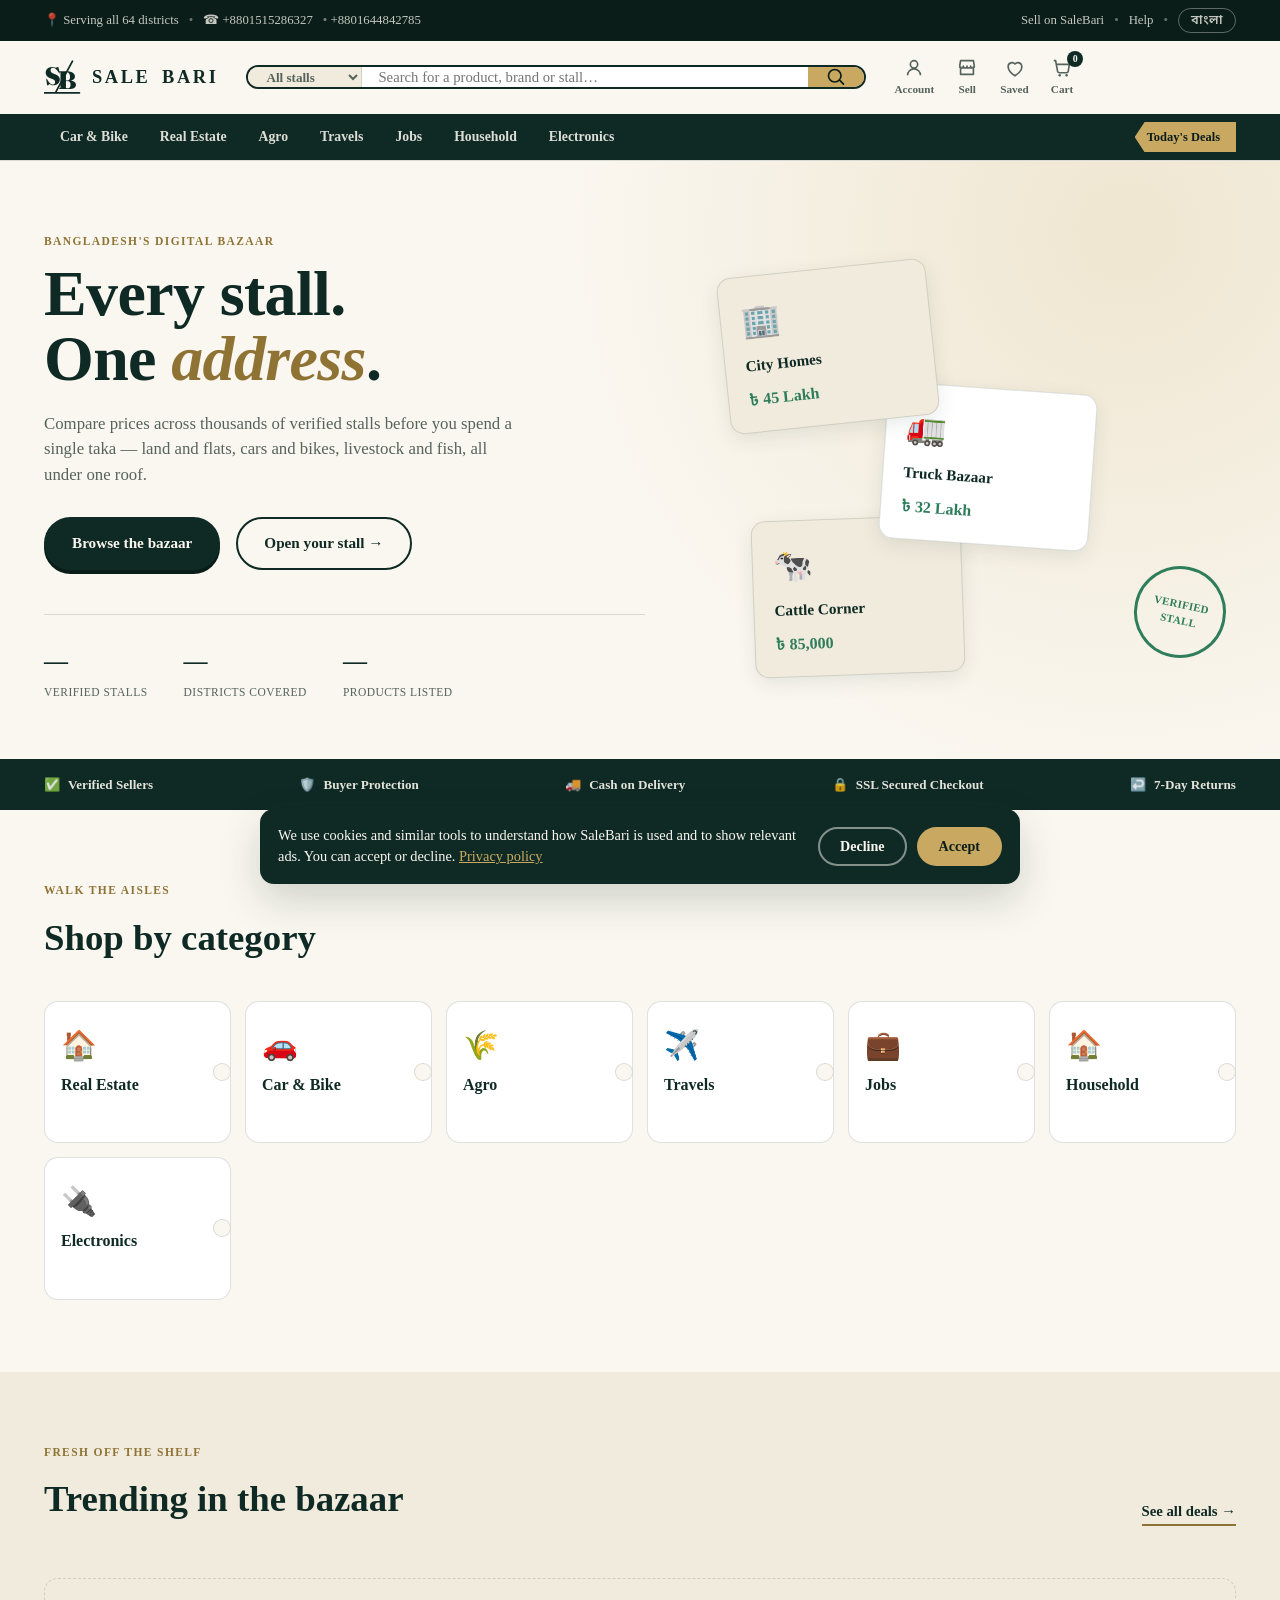
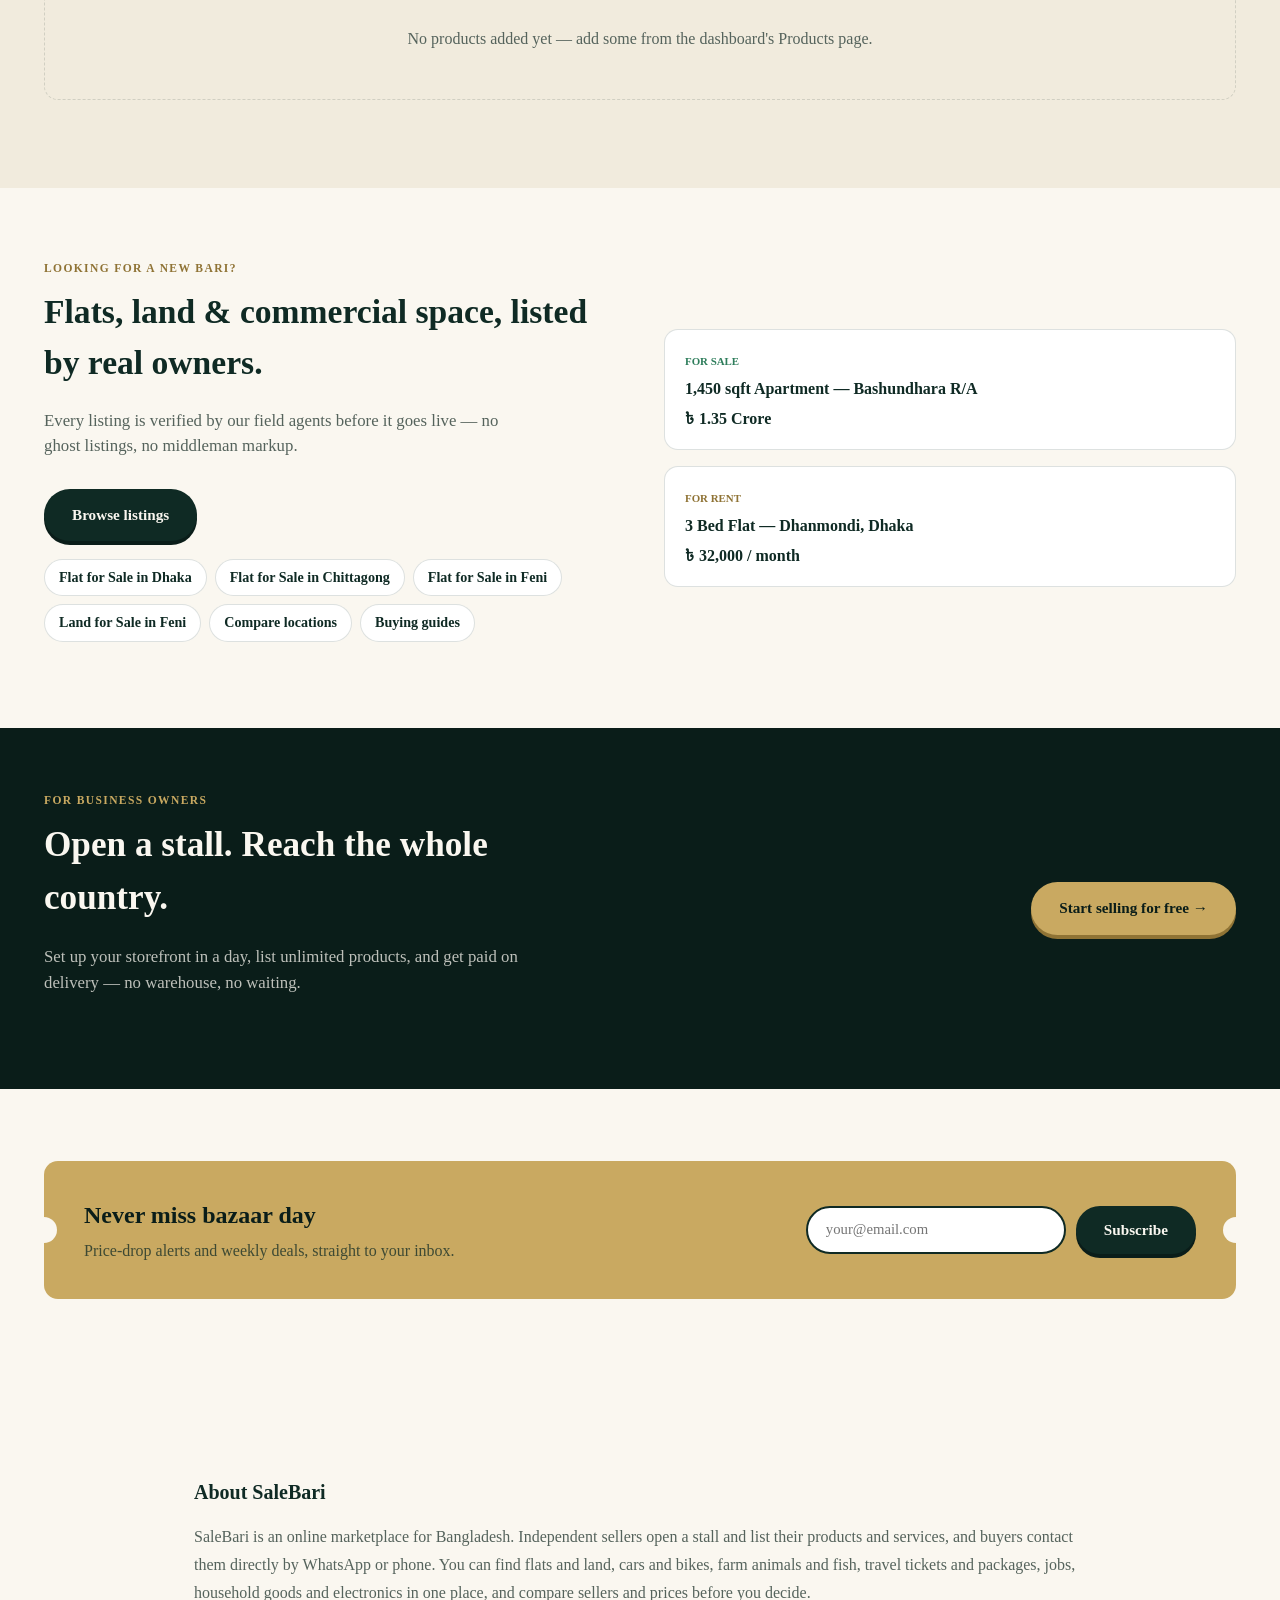
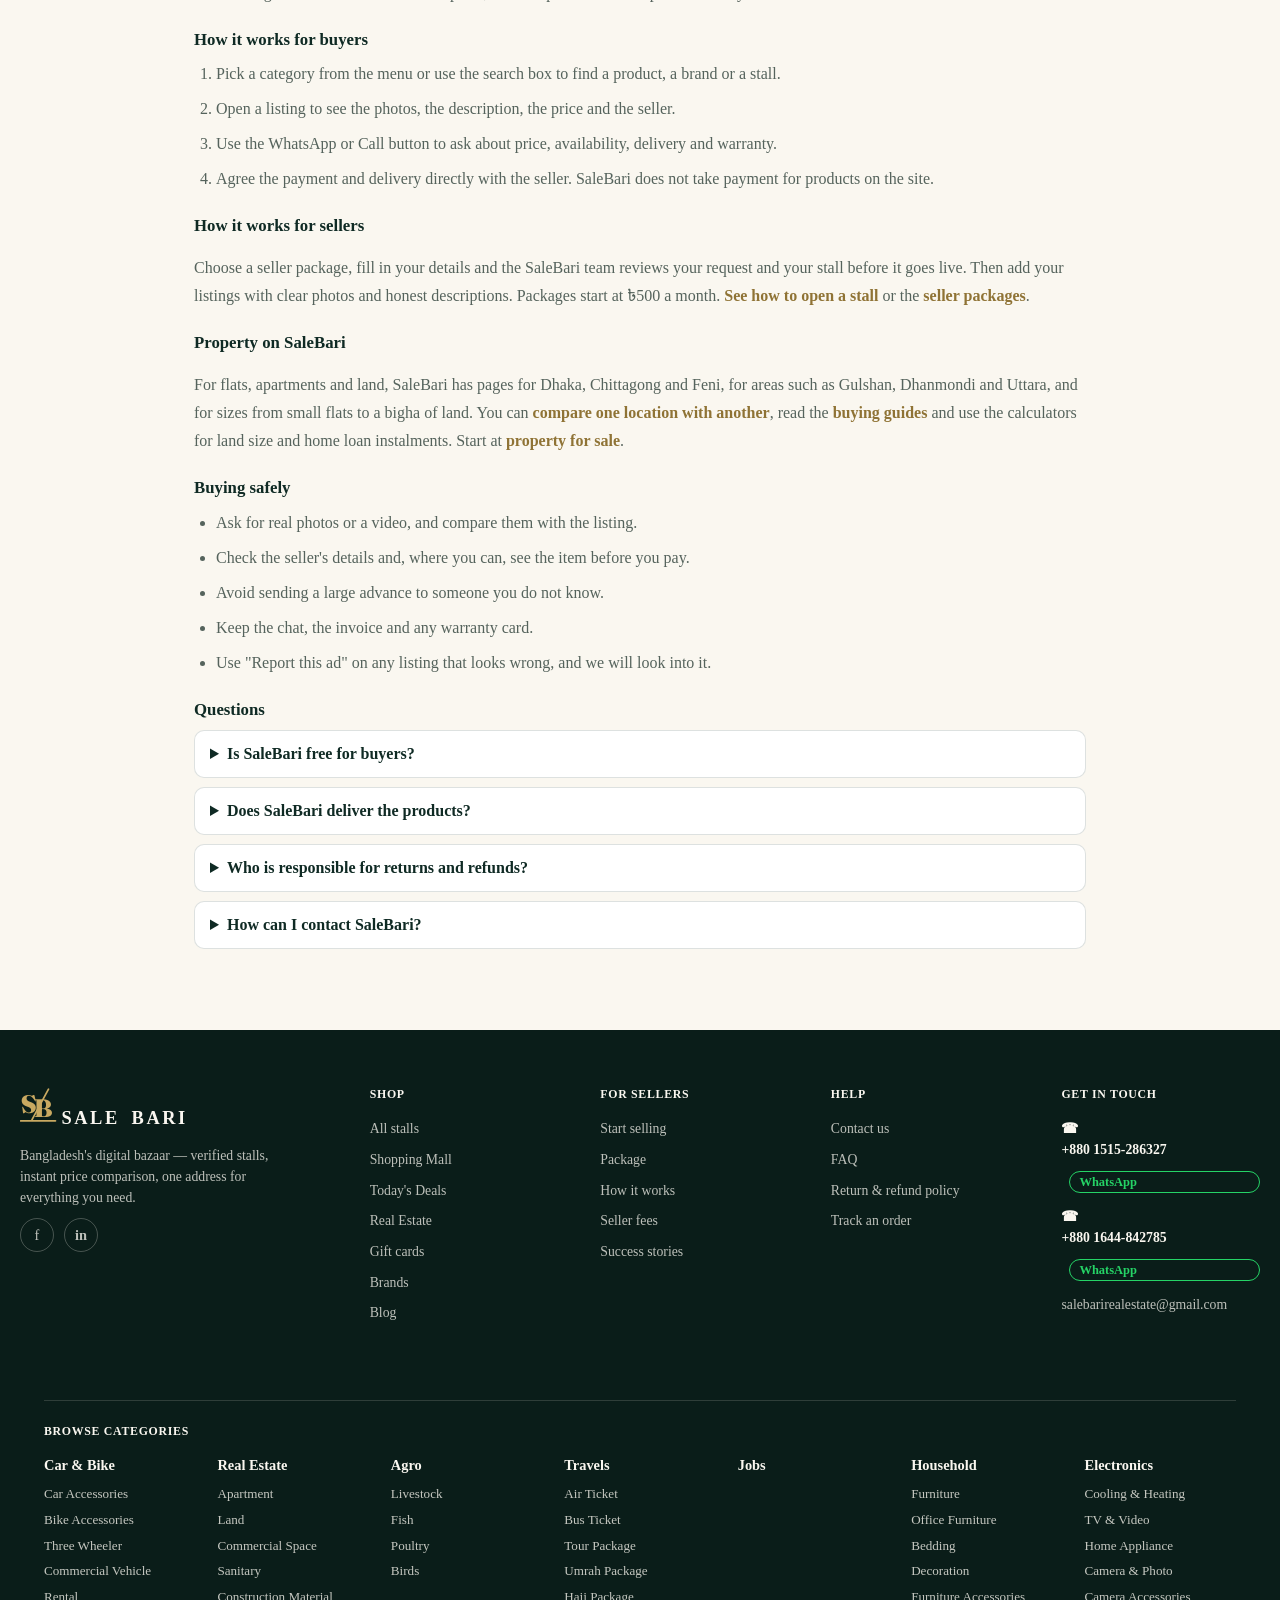
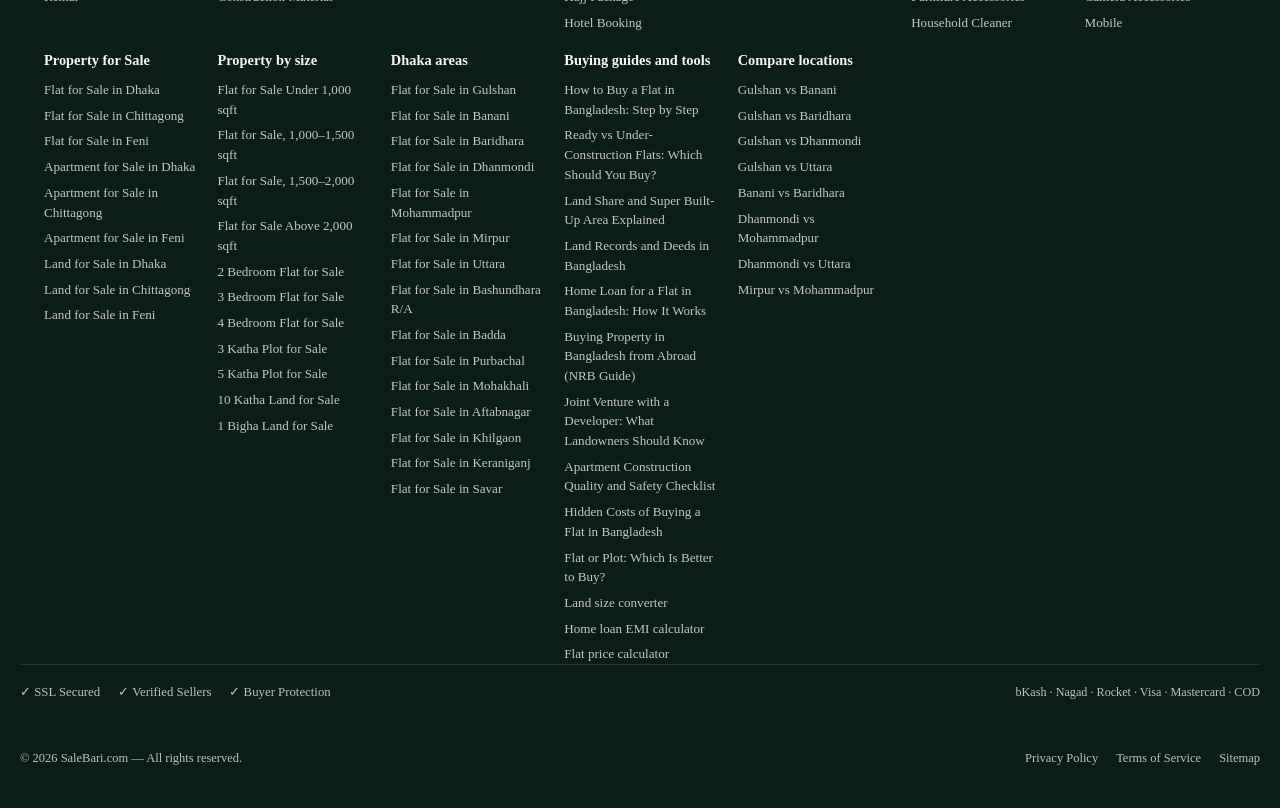
<file: index.html>
<!DOCTYPE html>
<html lang="en">
<head>
<meta charset="UTF-8">
<meta name="viewport" content="width=device-width, initial-scale=1.0">
<title>SaleBari — Buy &amp; Sell Online in Bangladesh</title>
<meta name="description" content="Buy and sell real estate, cars, electronics, household items, travel and more from verified sellers across Bangladesh. Compare prices, chat on WhatsApp.">
<meta name="robots" content="index,follow,max-image-preview:large">
<link rel="canonical" href="https://salebari.com/">
<meta name="theme-color" content="#0F2A24">
<meta property="og:site_name" content="SaleBari">
<meta property="og:type" content="website">
<meta property="og:title" content="SaleBari — Buy &amp; Sell Online in Bangladesh">
<meta property="og:description" content="Buy and sell real estate, cars, electronics, household items, travel and more from verified sellers across Bangladesh. Compare prices, chat on WhatsApp.">
<meta property="og:url" content="https://salebari.com/">
<meta property="og:image" content="https://salebari.com/assets/og-default.png">
<meta property="og:locale" content="en_US">
<meta property="og:locale:alternate" content="bn_BD">
<meta name="twitter:card" content="summary_large_image">
<meta name="twitter:title" content="SaleBari — Buy &amp; Sell Online in Bangladesh">
<meta name="twitter:description" content="Buy and sell real estate, cars, electronics, household items, travel and more from verified sellers across Bangladesh. Compare prices, chat on WhatsApp.">
<meta name="twitter:image" content="https://salebari.com/assets/og-default.png">
<script type="application/ld+json">{"@context":"https://schema.org","@graph":[{"@type":"Organization","@id":"https://salebari.com/#org","name":"SaleBari","url":"https://salebari.com/","logo":"https://salebari.com/assets/og-default.png","sameAs":["https://www.facebook.com/thesalebari","https://www.linkedin.com/company/sale-bari/"],"contactPoint":[{"@type":"ContactPoint","telephone":"+8801515286327","contactType":"customer support","areaServed":"BD","availableLanguage":["en","bn"]},{"@type":"ContactPoint","telephone":"+8801644842785","contactType":"customer support","areaServed":"BD","availableLanguage":["en","bn"]}]},{"@type":"WebSite","@id":"https://salebari.com/#website","url":"https://salebari.com/","name":"SaleBari","publisher":{"@id":"https://salebari.com/#org"},"inLanguage":["en","bn"]}]}</script>
<meta name="google-site-verification" content="fPj6WrLYB4rgXMhcSSSELYYKHPW4EXhaPzWwyzoyVK4" />
<link rel="icon" type="image/svg+xml" href="assets/favicon.svg">
<link rel="manifest" href="/manifest.webmanifest">
<link rel="apple-touch-icon" href="/assets/apple-touch-icon.png">
<link rel="preconnect" href="https://fonts.googleapis.com">
<link rel="preconnect" href="https://fonts.gstatic.com" crossorigin>
<link href="https://fonts.googleapis.com/css2?family=Fraunces:ital,opsz,wght@0,9..144,500;0,9..144,600;0,9..144,700;0,9..144,900;1,9..144,600&family=Noto+Sans+Bengali:wght@400;500;600;700;800&display=swap" rel="stylesheet">
<link rel="stylesheet" href="css/style.css?v=25">
</head>
<body>

<!-- ============ UTILITY BAR ============ -->
<div class="utility-bar">
  <div class="wrap utility-inner">
    <div class="utility-left">
      <span data-i18n="utility.location">📍 Serving all 64 districts</span>
      <span class="sep">•</span>
      <span data-i18n="utility.helpline">☎ +8801515286327</span><span class="util-num2">+8801644842785</span>
    </div>
    <div class="utility-right">
      <a href="sell/" data-i18n="utility.sell">Sell on SaleBari</a>
      <span class="sep">•</span>
      <a href="/help/" data-i18n="utility.help">Help</a>
      <span class="sep">•</span>
      <button type="button" id="langToggle" class="lang-toggle">বাংলা</button>
    </div>
  </div>
</div>

<!-- ============ HEADER ============ -->
<header class="site-header">
  <div class="wrap header-inner">
    <a href="#top" class="logo">
      <svg class="logo-icon" viewBox="0 0 120 120" xmlns="http://www.w3.org/2000/svg" aria-hidden="true">
        <text x="2" y="86" font-family="Fraunces, Georgia, serif" font-weight="900" font-size="80" fill="currentColor">S</text>
        <text x="44" y="98" font-family="Fraunces, Georgia, serif" font-weight="900" font-size="80" fill="currentColor">B</text>
        <line x1="90" y1="10" x2="38" y2="106" stroke="currentColor" stroke-width="5.5" stroke-linecap="round"/>
        <line x1="2" y1="110" x2="112" y2="110" stroke="currentColor" stroke-width="5.5" stroke-linecap="round"/>
      </svg>
      <span class="logo-word">Sale Bari</span>
    </a>

    <form class="search-bar" role="search">
      <select class="search-scope" aria-label="Category">
        <option data-i18n="search.scope.all">All stalls</option>
        <option data-i18n="cat.realestate">Real Estate</option>
        <option data-i18n="cat.carbike">Car &amp; Bike</option>
        <option data-i18n="cat.agro">Agro</option>
        <option data-i18n="cat.travels">Travels</option>
        <option data-i18n="cat.jobs">Jobs</option>
      </select>
      <input type="search" placeholder="Search for a product, brand or stall…" aria-label="Search" data-i18n-placeholder="search.placeholder">
      <button type="submit" aria-label="Search">
        <svg viewBox="0 0 24 24" width="20" height="20"><path fill="none" stroke="currentColor" stroke-width="2" stroke-linecap="round" d="M10.5 18a7.5 7.5 0 1 1 0-15 7.5 7.5 0 0 1 0 15Zm6.4-1.6L21 20.5"/></svg>
      </button>
    </form>

    <div class="header-actions">
      <a href="account/" class="icon-link">
        <svg viewBox="0 0 24 24" width="22" height="22"><path fill="none" stroke="currentColor" stroke-width="1.8" d="M12 12a4 4 0 1 0 0-8 4 4 0 0 0 0 8Zm-7 8c0-3.9 3.1-7 7-7s7 3.1 7 7"/></svg>
        <span data-i18n="header.account">Account</span>
      </a>
      <a href="sell/" class="icon-link sell-link">
        <svg viewBox="0 0 24 24" width="22" height="22"><path fill="none" stroke="currentColor" stroke-width="1.8" stroke-linejoin="round" d="M4 10 5 4h14l1 6M4 10a2 2 0 0 0 4 0 2 2 0 0 0 4 0 2 2 0 0 0 4 0 2 2 0 0 0 4 0M5 10v9h14v-9"/></svg>
        <span data-i18n="header.sell">Sell</span>
      </a>
      <a href="wishlist/" class="icon-link wish-link" aria-label="Saved items">
        <svg viewBox="0 0 24 24" width="22" height="22"><path fill="none" stroke="currentColor" stroke-width="1.8" stroke-linejoin="round" d="M12 20.5s-7.5-4.6-7.5-10.2A4.3 4.3 0 0 1 12 7.6a4.3 4.3 0 0 1 7.5 2.7c0 5.6-7.5 10.2-7.5 10.2Z"/></svg>
        <span data-i18n="header.saved">Saved</span>
        <b class="cart-count wish-count" hidden>0</b>
      </a>
      <a href="#cart" class="icon-link cart-link">
        <svg viewBox="0 0 24 24" width="22" height="22"><path fill="none" stroke="currentColor" stroke-width="1.8" d="M3 4h2l2.2 11.6a2 2 0 0 0 2 1.6h7.6a2 2 0 0 0 2-1.6L20 8H6"/><circle cx="9.5" cy="20" r="1.4" fill="currentColor"/><circle cx="17" cy="20" r="1.4" fill="currentColor"/></svg>
        <span data-i18n="header.cart">Cart</span>
        <b class="cart-count">0</b>
      </a>
      <button class="menu-toggle" aria-label="Toggle menu" aria-expanded="false">
        <span></span><span></span><span></span>
      </button>
    </div>
  </div>

  <nav class="category-nav" aria-label="Categories">
    <div class="wrap cat-nav-inner">
      <ul class="cat-list"><li class="has-mega"><a href="/car-bike/" data-i18n="cn.1">Car &amp; Bike</a><div class="mega mega-narrow"><div class="mega-col"><span class="mega-item"><a href="/car-bike/accessories/" data-i18n="cn.4">Car Accessories</a><div class="flyout"><a class="flyout-all" href="/car-bike/accessories/" data-i18n="allin.4">All in Car Accessories</a><a href="/car-bike/accessories/scratch-remover/" data-i18n="cn.18">Car Scratch Remover</a><a href="/car-bike/accessories/engine-oil/" data-i18n="cn.19">Engine Oil</a><a href="/car-bike/accessories/scanner/" data-i18n="cn.20">Car Scanner</a><a href="/car-bike/accessories/dashcam/" data-i18n="cn.21">DashCam</a></div></span><span class="mega-item"><a href="/car-bike/bike-accessories/" data-i18n="cn.5">Bike Accessories</a><div class="flyout"><a class="flyout-all" href="/car-bike/bike-accessories/" data-i18n="allin.5">All in Bike Accessories</a><a href="/car-bike/bike-accessories/motorcycle-helmet/" data-i18n="cn.22">Motorcycle Helmet</a><a href="/car-bike/bike-accessories/motorcycle-tyre/" data-i18n="cn.23">Motorcycle Tyre</a></div></span><span class="mega-item"><a href="/car-bike/three-wheeler/" data-i18n="cn.6">Three Wheeler</a><div class="flyout"><a class="flyout-all" href="/car-bike/three-wheeler/" data-i18n="allin.6">All in Three Wheeler</a><a href="/car-bike/three-wheeler/cng/" data-i18n="cn.24">CNG</a><a href="/car-bike/three-wheeler/auto-rickshaw/" data-i18n="cn.25">Auto Rickshaw</a></div></span><span class="mega-item"><a href="/car-bike/commercial-vehicle/" data-i18n="cn.7">Commercial Vehicle</a><div class="flyout"><a class="flyout-all" href="/car-bike/commercial-vehicle/" data-i18n="allin.7">All in Commercial Vehicle</a><a href="/car-bike/commercial-vehicle/boat/" data-i18n="cn.26">Boat</a><a href="/car-bike/commercial-vehicle/truck/" data-i18n="cn.27">Truck</a><a href="/car-bike/commercial-vehicle/tractor/" data-i18n="cn.28">Tractor</a><a href="/car-bike/commercial-vehicle/bus/" data-i18n="cn.29">Bus</a></div></span><span class="mega-item"><a href="/car-bike/rental/" data-i18n="cn.8">Rental</a><div class="flyout"><a class="flyout-all" href="/car-bike/rental/" data-i18n="allin.8">All in Rental</a><a href="/car-bike/rental/pickup-rental/" data-i18n="cn.30">Pickup Rental</a><a href="/car-bike/rental/ambulance-service/" data-i18n="cn.31">Ambulance Service</a></div></span></div></div></li><li class="has-mega"><a href="/real-estate/" data-i18n="cn.2">Real Estate</a><div class="mega mega-narrow"><div class="mega-col"><a href="/real-estate/apartment/" data-i18n="cn.9">Apartment</a><a href="/real-estate/land/" data-i18n="cn.10">Land</a><a href="/real-estate/commercial-space/" data-i18n="cn.11">Commercial Space</a><span class="mega-item"><a href="/real-estate/sanitary/" data-i18n="cn.12">Sanitary</a><div class="flyout"><a class="flyout-all" href="/real-estate/sanitary/" data-i18n="allin.12">All in Sanitary</a><a href="/real-estate/sanitary/commode/" data-i18n="cn.32">Commode</a><a href="/real-estate/sanitary/basin/" data-i18n="cn.33">Basin</a><a href="/real-estate/sanitary/water-tap/" data-i18n="cn.34">Water Tap</a></div></span><span class="mega-item"><a href="/real-estate/construction-material/" data-i18n="cn.13">Construction Material</a><div class="flyout"><a class="flyout-all" href="/real-estate/construction-material/" data-i18n="allin.13">All in Construction Material</a><a href="/real-estate/construction-material/cement/" data-i18n="cn.35">Cement</a><a href="/real-estate/construction-material/sand/" data-i18n="cn.36">Sand</a><a href="/real-estate/construction-material/stone/" data-i18n="cn.37">Stone</a><a href="/real-estate/construction-material/brick/" data-i18n="cn.38">Brick</a><a href="/real-estate/construction-material/rod/" data-i18n="cn.39">Rod</a><a href="/real-estate/construction-material/equipment/" data-i18n="cn.40">Construction Equipment</a></div></span></div></div></li><li class="has-mega"><a href="/agro/" data-i18n="cn.3">Agro</a><div class="mega mega-narrow"><div class="mega-col"><span class="mega-item"><a href="/agro/livestock/" data-i18n="cn.14">Livestock</a><div class="flyout"><a class="flyout-all" href="/agro/livestock/" data-i18n="allin.14">All in Livestock</a><a href="/agro/livestock/cow/" data-i18n="cn.41">Cow</a><a href="/agro/livestock/goat/" data-i18n="cn.42">Goat</a><a href="/agro/livestock/buffalo/" data-i18n="cn.43">Buffalo</a></div></span><span class="mega-item"><a href="/agro/fish/" data-i18n="cn.15">Fish</a><div class="flyout"><a class="flyout-all" href="/agro/fish/" data-i18n="allin.15">All in Fish</a><a href="/agro/fish/rui/" data-i18n="cn.44">Rui</a><a href="/agro/fish/katla/" data-i18n="cn.45">Katla</a><a href="/agro/fish/tilapia/" data-i18n="cn.46">Tilapia</a><a href="/agro/fish/pangas/" data-i18n="cn.47">Pangas</a><a href="/agro/fish/other-fish/" data-i18n="cn.48">Other Fish</a></div></span><span class="mega-item"><a href="/agro/poultry/" data-i18n="cn.16">Poultry</a><div class="flyout"><a class="flyout-all" href="/agro/poultry/" data-i18n="allin.16">All in Poultry</a><a href="/agro/poultry/chicken/" data-i18n="cn.49">Chicken</a><a href="/agro/poultry/duck/" data-i18n="cn.50">Duck</a></div></span><span class="mega-item"><a href="/agro/birds/" data-i18n="cn.17">Birds</a><div class="flyout"><a class="flyout-all" href="/agro/birds/" data-i18n="allin.17">All in Birds</a><a href="/agro/birds/pigeon/" data-i18n="cn.51">Pigeon</a><a href="/agro/birds/other-permitted-birds/" data-i18n="cn.52">Other Permitted Birds</a></div></span></div></div></li><li class="has-mega"><a href="/travels/" data-i18n="cn.53">Travels</a><div class="mega mega-narrow"><div class="mega-col"><a href="/travels/air-ticket/" data-i18n="cn.54">Air Ticket</a><a href="/travels/bus-ticket/" data-i18n="cn.55">Bus Ticket</a><a href="/travels/tour-package/" data-i18n="cn.56">Tour Package</a><a href="/travels/umrah-package/" data-i18n="cn.57">Umrah Package</a><a href="/travels/hajj-package/" data-i18n="cn.58">Hajj Package</a><a href="/travels/hotel-booking/" data-i18n="cn.59">Hotel Booking</a><a href="/travels/visa-processing/" data-i18n="cn.60">Visa Processing</a><span class="mega-item"><a href="/travels/doctor-appointment/" data-i18n="cn.61">Doctor Appointment</a><div class="flyout"><a class="flyout-all" href="/travels/doctor-appointment/" data-i18n="allin.61">All in Doctor Appointment</a><a href="/travels/doctor-appointment/indian-doctor-appointment/" data-i18n="cn.62">Indian Doctor Appointment</a></div></span><a href="/travels/train-ticket/" data-i18n="cn.63">Train Ticket</a><a href="/travels/saint-martin-ship-ticket/" data-i18n="cn.64">Saint Martin Ship Ticket</a></div></div></li><li><a href="/jobs/" data-i18n="cn.65">Jobs</a></li><li class="has-mega"><a href="/household/" data-i18n="cn.66">Household</a><div class="mega mega-narrow"><div class="mega-col"><span class="mega-item"><a href="/household/furniture/" data-i18n="cn.67">Furniture</a><div class="flyout"><a class="flyout-all" href="/household/furniture/" data-i18n="allin.67">All in Furniture</a><a href="/household/furniture/bed/" data-i18n="cn.68">Bed</a><a href="/household/furniture/bedside-table/" data-i18n="cn.69">Bedside Table</a><a href="/household/furniture/air-bed/" data-i18n="cn.70">Air Bed</a><a href="/household/furniture/dining-table/" data-i18n="cn.71">Dining Table</a><a href="/household/furniture/dining-chair/" data-i18n="cn.72">Dining Chair</a><a href="/household/furniture/sofa-set/" data-i18n="cn.73">Sofa Set</a><a href="/household/furniture/center-table/" data-i18n="cn.74">Center Table</a><a href="/household/furniture/divan/" data-i18n="cn.75">Divan</a><a href="/household/furniture/dressing-table/" data-i18n="cn.76">Dressing Table</a><a href="/household/furniture/showcase/" data-i18n="cn.77">Showcase</a><a href="/household/furniture/shelf/" data-i18n="cn.78">Shelf</a><a href="/household/furniture/wardrobe/" data-i18n="cn.79">Wardrobe</a><a href="/household/furniture/almirah/" data-i18n="cn.80">Almirah</a><a href="/household/furniture/trolley/" data-i18n="cn.81">Trolley</a><a href="/household/furniture/stool/" data-i18n="cn.82">Stool</a><a href="/household/furniture/furniture-set/" data-i18n="cn.83">Furniture Set</a><a href="/household/furniture/kitchen-furniture/" data-i18n="cn.84">Kitchen Furniture</a><a href="/household/furniture/shoe-rack/" data-i18n="cn.85">Shoe Rack</a></div></span><span class="mega-item"><a href="/household/office-furniture/" data-i18n="cn.86">Office Furniture</a><div class="flyout"><a class="flyout-all" href="/household/office-furniture/" data-i18n="allin.86">All in Office Furniture</a><a href="/household/office-furniture/office-table/" data-i18n="cn.87">Office Table</a><a href="/household/office-furniture/chair/" data-i18n="cn.88">Chair</a><a href="/household/office-furniture/display-rack/" data-i18n="cn.89">Display Rack</a></div></span><span class="mega-item"><a href="/household/bedding/" data-i18n="cn.90">Bedding</a><div class="flyout"><a class="flyout-all" href="/household/bedding/" data-i18n="allin.90">All in Bedding</a><a href="/household/bedding/bed-sheet/" data-i18n="cn.91">Bed Sheet</a><a href="/household/bedding/mosquito-net/" data-i18n="cn.92">Mosquito Net</a><a href="/household/bedding/mattress/" data-i18n="cn.93">Mattress</a><a href="/household/bedding/pillow/" data-i18n="cn.94">Pillow</a><a href="/household/bedding/cushion/" data-i18n="cn.95">Cushion</a><a href="/household/bedding/sofa-foam/" data-i18n="cn.96">Sofa Foam</a><a href="/household/bedding/blanket/" data-i18n="cn.97">Blanket</a></div></span><span class="mega-item"><a href="/household/decoration/" data-i18n="cn.98">Decoration</a><div class="flyout"><a class="flyout-all" href="/household/decoration/" data-i18n="allin.98">All in Decoration</a><a href="/household/decoration/curtain/" data-i18n="cn.99">Curtain</a><a href="/household/decoration/floor-mat/" data-i18n="cn.100">Floor Mat</a><a href="/household/decoration/interior-design/" data-i18n="cn.101">Interior Design</a><a href="/household/decoration/showpiece/" data-i18n="cn.102">Showpiece</a><a href="/household/decoration/mirror/" data-i18n="cn.103">Mirror</a><a href="/household/decoration/door/" data-i18n="cn.104">Door</a><a href="/household/decoration/tiles/" data-i18n="cn.105">Tiles</a><a href="/household/decoration/decor-accessories/" data-i18n="cn.106">Decor Accessories</a><a href="/household/decoration/organizer/" data-i18n="cn.107">Organizer</a></div></span><a href="/household/furniture-accessories/" data-i18n="cn.108">Furniture Accessories</a><span class="mega-item"><a href="/household/cleaner/" data-i18n="cn.109">Household Cleaner</a><div class="flyout"><a class="flyout-all" href="/household/cleaner/" data-i18n="allin.109">All in Household Cleaner</a><a href="/household/cleaner/mop/" data-i18n="cn.110">Mop</a><a href="/household/cleaner/hose-pipe/" data-i18n="cn.111">Hose Pipe</a><a href="/household/cleaner/floor-cleaner/" data-i18n="cn.112">Floor Cleaner</a><a href="/household/cleaner/glass-cleaner/" data-i18n="cn.113">Glass Cleaner</a><a href="/household/cleaner/air-freshener/" data-i18n="cn.114">Air Freshener</a><a href="/household/cleaner/basket/" data-i18n="cn.115">Basket</a></div></span><span class="mega-item"><a href="/household/pest-control/" data-i18n="cn.116">Pest Control</a><div class="flyout"><a class="flyout-all" href="/household/pest-control/" data-i18n="allin.116">All in Pest Control</a><a href="/household/pest-control/mosquito-killer/" data-i18n="cn.117">Mosquito Killer</a><a href="/household/pest-control/pest-control-service/" data-i18n="cn.118">Pest Control Service</a></div></span><span class="mega-item"><a href="/household/kitchenware/" data-i18n="cn.119">Kitchenware</a><div class="flyout"><a class="flyout-all" href="/household/kitchenware/" data-i18n="allin.119">All in Kitchenware</a><a href="/household/kitchenware/crockeries/" data-i18n="cn.120">Crockeries</a><a href="/household/kitchenware/vegetable-cutter/" data-i18n="cn.121">Vegetable Cutter</a><a href="/household/kitchenware/fry-pan/" data-i18n="cn.122">Fry Pan</a><a href="/household/kitchenware/korai/" data-i18n="cn.123">Korai</a><a href="/household/kitchenware/pressure-cooker/" data-i18n="cn.124">Pressure Cooker</a><a href="/household/kitchenware/cup-mug/" data-i18n="cn.125">Cup &amp; Mug</a><a href="/household/kitchenware/water-bottle/" data-i18n="cn.126">Water Bottle</a><a href="/household/kitchenware/kitchen-knife/" data-i18n="cn.127">Kitchen Knife</a></div></span><span class="mega-item"><a href="/household/stationery-craft/" data-i18n="cn.128">Stationery &amp; Craft</a><div class="flyout"><a class="flyout-all" href="/household/stationery-craft/" data-i18n="allin.128">All in Stationery &amp; Craft</a><a href="/household/stationery-craft/paper-notebook/" data-i18n="cn.129">Paper Notebook</a><a href="/household/stationery-craft/wrapping-paper/" data-i18n="cn.130">Wrapping Paper</a><a href="/household/stationery-craft/stapler/" data-i18n="cn.131">Stapler</a><a href="/household/stationery-craft/scotch-tape/" data-i18n="cn.132">Scotch Tape</a><a href="/household/stationery-craft/pen/" data-i18n="cn.133">Pen</a><a href="/household/stationery-craft/measuring-tape/" data-i18n="cn.134">Measuring Tape</a></div></span><span class="mega-item"><a href="/household/bathroom-accessories/" data-i18n="cn.135">Bathroom Accessories</a><div class="flyout"><a class="flyout-all" href="/household/bathroom-accessories/" data-i18n="allin.135">All in Bathroom Accessories</a><a href="/household/bathroom-accessories/toilet-seat/" data-i18n="cn.136">Toilet Seat</a></div></span></div></div></li><li class="has-mega"><a href="/electronics/" data-i18n="cn.137">Electronics</a><div class="mega mega-narrow"><div class="mega-col"><span class="mega-item"><a href="/electronics/cooling-heating/" data-i18n="cn.138">Cooling &amp; Heating</a><div class="flyout"><a class="flyout-all" href="/electronics/cooling-heating/" data-i18n="allin.138">All in Cooling &amp; Heating</a><a href="/electronics/cooling-heating/air-conditioner/" data-i18n="cn.139">Air Conditioner</a><a href="/electronics/cooling-heating/ac-ton-calculator/" data-i18n="cn.140">AC Ton Calculator</a><a href="/electronics/cooling-heating/ac-bill-calculator/" data-i18n="cn.141">AC Bill Calculator</a><a href="/electronics/cooling-heating/ac-accessories/" data-i18n="cn.142">AC Accessories</a><a href="/electronics/cooling-heating/air-curtain/" data-i18n="cn.143">Air Curtain</a><a href="/electronics/cooling-heating/air-cooler/" data-i18n="cn.144">Air Cooler</a><a href="/electronics/cooling-heating/room-heater/" data-i18n="cn.145">Room Heater</a><a href="/electronics/cooling-heating/fan/" data-i18n="cn.146">Fan</a><a href="/electronics/cooling-heating/air-purifier/" data-i18n="cn.147">Air Purifier</a><a href="/electronics/cooling-heating/humidifier/" data-i18n="cn.148">Humidifier</a><a href="/electronics/cooling-heating/dehumidifier/" data-i18n="cn.149">Dehumidifier</a><a href="/electronics/cooling-heating/water-heater-geyser/" data-i18n="cn.150">Water Heater &amp; Geyser</a></div></span><span class="mega-item"><a href="/electronics/tv-video/" data-i18n="cn.151">TV &amp; Video</a><div class="flyout"><a class="flyout-all" href="/electronics/tv-video/" data-i18n="allin.151">All in TV &amp; Video</a><a href="/electronics/tv-video/television/" data-i18n="cn.152">Television</a><a href="/electronics/tv-video/size-calculator/" data-i18n="cn.153">TV Size Calculator</a><a href="/electronics/tv-video/android-tv-box/" data-i18n="cn.154">Android TV Box</a><a href="/electronics/tv-video/air-mouse/" data-i18n="cn.155">Air Mouse</a><a href="/electronics/tv-video/wireless-display-adapter/" data-i18n="cn.156">Wireless Display Adapter</a><a href="/electronics/tv-video/3d-glass/" data-i18n="cn.157">3D Glass</a><a href="/electronics/tv-video/satellite-dish/" data-i18n="cn.158">Satellite Dish</a><a href="/electronics/tv-video/accessories/" data-i18n="cn.159">TV Accessories</a><a href="/electronics/tv-video/remote/" data-i18n="cn.160">TV Remote</a><a href="/electronics/tv-video/bracket/" data-i18n="cn.161">TV Bracket</a><a href="/electronics/tv-video/game-console/" data-i18n="cn.162">Game Console</a><a href="/electronics/tv-video/game-controller/" data-i18n="cn.163">Game Controller</a><a href="/electronics/tv-video/game-accessories/" data-i18n="cn.164">Game Accessories</a><a href="/electronics/tv-video/repair-service/" data-i18n="cn.165">TV Repair Service</a></div></span><span class="mega-item"><a href="/electronics/home-appliance/" data-i18n="cn.166">Home Appliance</a><div class="flyout"><a class="flyout-all" href="/electronics/home-appliance/" data-i18n="allin.166">All in Home Appliance</a><a href="/electronics/home-appliance/water-filter/" data-i18n="cn.167">Water Filter</a><a href="/electronics/home-appliance/filter-accessories/" data-i18n="cn.168">Filter Accessories</a><a href="/electronics/home-appliance/electric-chula/" data-i18n="cn.169">Electric Chula</a><a href="/electronics/home-appliance/dishwasher/" data-i18n="cn.170">Dishwasher</a><a href="/electronics/home-appliance/refrigerator/" data-i18n="cn.171">Refrigerator</a><a href="/electronics/home-appliance/washing-machine/" data-i18n="cn.172">Washing Machine</a><a href="/electronics/home-appliance/microwave-oven/" data-i18n="cn.173">Microwave Oven</a><a href="/electronics/home-appliance/blender/" data-i18n="cn.174">Blender</a><a href="/electronics/home-appliance/air-diffuser/" data-i18n="cn.175">Air Diffuser</a><a href="/electronics/home-appliance/air-fryer/" data-i18n="cn.176">Air Fryer</a><a href="/electronics/home-appliance/food-dehydrator/" data-i18n="cn.177">Food Dehydrator</a><a href="/electronics/home-appliance/coffee-machine/" data-i18n="cn.178">Coffee Machine</a><a href="/electronics/home-appliance/toaster/" data-i18n="cn.179">Toaster</a><a href="/electronics/home-appliance/iron/" data-i18n="cn.180">Iron</a><a href="/electronics/home-appliance/food-maker/" data-i18n="cn.181">Food Maker</a><a href="/electronics/home-appliance/electric-kettle/" data-i18n="cn.182">Electric Kettle</a><a href="/electronics/home-appliance/vacuum-cleaner/" data-i18n="cn.183">Vacuum Cleaner</a><a href="/electronics/home-appliance/rice-cooker/" data-i18n="cn.184">Rice Cooker</a><a href="/electronics/home-appliance/thermos-container/" data-i18n="cn.185">Thermos Container</a><a href="/electronics/home-appliance/sewing-machine/" data-i18n="cn.186">Sewing Machine</a><a href="/electronics/home-appliance/dispenser/" data-i18n="cn.187">Dispenser</a><a href="/electronics/home-appliance/gas-stove/" data-i18n="cn.188">Gas Stove</a><a href="/electronics/home-appliance/kitchen-hood/" data-i18n="cn.189">Kitchen Hood</a><a href="/electronics/home-appliance/roti-maker/" data-i18n="cn.190">Roti Maker</a><a href="/electronics/home-appliance/barbeque-grill/" data-i18n="cn.191">Barbeque Grill</a><a href="/electronics/home-appliance/bathroom-supplies/" data-i18n="cn.192">Bathroom Supplies</a><a href="/electronics/home-appliance/kitchen-storage/" data-i18n="cn.193">Kitchen Storage</a></div></span><span class="mega-item"><a href="/electronics/camera-photo/" data-i18n="cn.194">Camera &amp; Photo</a><div class="flyout"><a class="flyout-all" href="/electronics/camera-photo/" data-i18n="allin.194">All in Camera &amp; Photo</a><a href="/electronics/camera-photo/drone/" data-i18n="cn.195">Drone</a><a href="/electronics/camera-photo/digital-camera/" data-i18n="cn.196">Digital Camera</a><a href="/electronics/camera-photo/dslr/" data-i18n="cn.197">DSLR</a><a href="/electronics/camera-photo/action-camera/" data-i18n="cn.198">Action Camera</a><a href="/electronics/camera-photo/mirrorless-camera/" data-i18n="cn.199">Mirrorless Camera</a><a href="/electronics/camera-photo/instant-camera/" data-i18n="cn.200">Instant Camera</a><a href="/electronics/camera-photo/video-camera/" data-i18n="cn.201">Video Camera</a><a href="/electronics/camera-photo/digital-photo-frame/" data-i18n="cn.202">Digital Photo Frame</a><a href="/electronics/camera-photo/binocular/" data-i18n="cn.203">Binocular</a><a href="/electronics/camera-photo/telescope/" data-i18n="cn.204">Telescope</a></div></span><span class="mega-item"><a href="/electronics/camera-accessories/" data-i18n="cn.205">Camera Accessories</a><div class="flyout"><a class="flyout-all" href="/electronics/camera-accessories/" data-i18n="allin.205">All in Camera Accessories</a><a href="/electronics/camera-accessories/lens/" data-i18n="cn.206">Camera Lens</a><a href="/electronics/camera-accessories/flash/" data-i18n="cn.207">Camera Flash</a><a href="/electronics/camera-accessories/studio-light/" data-i18n="cn.208">Studio Light</a><a href="/electronics/camera-accessories/battery/" data-i18n="cn.209">Camera Battery</a><a href="/electronics/camera-accessories/charger/" data-i18n="cn.210">Camera Charger</a><a href="/electronics/camera-accessories/memory-card/" data-i18n="cn.211">Memory Card</a><a href="/electronics/camera-accessories/tripod/" data-i18n="cn.212">Camera Tripod</a><a href="/electronics/camera-accessories/lens-cleaning-kit/" data-i18n="cn.213">Lens Cleaning Kit</a><a href="/electronics/camera-accessories/bag/" data-i18n="cn.214">Camera Bag</a><a href="/electronics/camera-accessories/lens-hood/" data-i18n="cn.215">Lens Hood</a></div></span><a href="/electronics/mobile/" data-i18n="cn.216">Mobile</a><span class="mega-item"><a href="/electronics/mobile-accessories/" data-i18n="cn.217">Mobile Accessories</a><div class="flyout"><a class="flyout-all" href="/electronics/mobile-accessories/" data-i18n="allin.217">All in Mobile Accessories</a><a href="/electronics/mobile-accessories/power-bank/" data-i18n="cn.218">Power Bank</a><a href="/electronics/mobile-accessories/battery/" data-i18n="cn.219">Mobile Battery</a><a href="/electronics/mobile-accessories/data-cable/" data-i18n="cn.220">Data Cable</a><a href="/electronics/mobile-accessories/phone-charger/" data-i18n="cn.221">Mobile Phone Charger</a><a href="/electronics/mobile-accessories/wireless-charger/" data-i18n="cn.222">Wireless Charger</a><a href="/electronics/mobile-accessories/car-charger/" data-i18n="cn.223">Car Charger</a><a href="/electronics/mobile-accessories/selfie-stick/" data-i18n="cn.224">Selfie Stick</a><a href="/electronics/mobile-accessories/phone-cover/" data-i18n="cn.225">Mobile Phone Cover</a><a href="/electronics/mobile-accessories/phone-camera-lens/" data-i18n="cn.226">Mobile Phone Camera Lens</a><a href="/electronics/mobile-accessories/signal-booster/" data-i18n="cn.227">Mobile Signal Booster</a><a href="/electronics/mobile-accessories/holder/" data-i18n="cn.228">Mobile Holder</a><a href="/electronics/mobile-accessories/screen-protector/" data-i18n="cn.229">Screen Protector</a><a href="/electronics/mobile-accessories/vr-box/" data-i18n="cn.230">VR Box</a><a href="/electronics/mobile-accessories/other-accessories/" data-i18n="cn.231">Other Accessories</a></div></span><span class="mega-item"><a href="/electronics/telephony/" data-i18n="cn.232">Telephony</a><div class="flyout"><a class="flyout-all" href="/electronics/telephony/" data-i18n="allin.232">All in Telephony</a><a href="/electronics/telephony/telephone-set/" data-i18n="cn.233">Telephone Set</a><a href="/electronics/telephony/ip-phone/" data-i18n="cn.234">IP Phone</a><a href="/electronics/telephony/pabx-system/" data-i18n="cn.235">PABX System</a><a href="/electronics/telephony/fax-machine/" data-i18n="cn.236">Fax Machine</a><a href="/electronics/telephony/telephone-accessories/" data-i18n="cn.237">Telephone Accessories</a><a href="/electronics/telephony/walkie-talkie/" data-i18n="cn.238">Walkie Talkie</a></div></span><a href="/electronics/home-stage-audio/" data-i18n="cn.239">Home &amp; Stage Audio</a><span class="mega-item"><a href="/electronics/portable-media/" data-i18n="cn.240">Portable Media</a><div class="flyout"><a class="flyout-all" href="/electronics/portable-media/" data-i18n="allin.240">All in Portable Media</a><a href="/electronics/portable-media/voice-recorder/" data-i18n="cn.241">Voice Recorder</a><a href="/electronics/portable-media/ebook-reader/" data-i18n="cn.242">Ebook Reader</a><a href="/electronics/portable-media/digital-dictionary/" data-i18n="cn.243">Digital Dictionary</a><a href="/electronics/portable-media/hdmi-splitter/" data-i18n="cn.244">HDMI Splitter</a><a href="/electronics/portable-media/mp3-player/" data-i18n="cn.245">MP3 Player</a><a href="/electronics/portable-media/ipod-player/" data-i18n="cn.246">iPod Player</a><a href="/electronics/portable-media/calculator/" data-i18n="cn.247">Calculator</a></div></span><a href="/electronics/radio/" data-i18n="cn.248">Radio</a></div></div></li></ul>
      <a class="deals-tag" href="#deals" data-i18n="deals.tag">Today's Deals</a>
    </div>
  </nav>
</header>

<!-- ============ HERO ============ -->
<section class="hero" id="top">
  <div class="wrap hero-inner">
    <div class="hero-copy">
      <p class="eyebrow" data-i18n="hero.eyebrow">Bangladesh's digital bazaar</p>
      <h1 data-i18n-html="hero.title">Every stall.<br>One <em>address</em>.</h1>
      <p class="hero-sub" data-i18n="hero.sub">Compare prices across thousands of verified stalls before you spend a single taka — land and flats, cars and bikes, livestock and fish, all under one roof.</p>
      <div class="hero-ctas">
        <a href="#browse" class="btn btn-primary" data-i18n="hero.cta.browse">Browse the bazaar</a>
        <a href="sell/" class="btn btn-ghost" data-i18n="hero.cta.sell">Open your stall →</a>
      </div>
      <div class="hero-stats">
        <div><strong id="statStalls">—</strong><span data-i18n="hero.stat.stalls">verified stalls</span></div>
        <div><strong id="statDistricts">—</strong><span data-i18n="hero.stat.districts">districts covered</span></div>
        <div><strong id="statProducts">—</strong><span data-i18n="hero.stat.products">products listed</span></div>
      </div>
    </div>

    <div class="hero-visual" aria-hidden="true">
      <div class="stall-card sc-1">
        <span class="sc-icon">🏢</span>
        <span class="sc-name">City Homes</span>
        <span class="sc-price">৳ 45 Lakh</span>
      </div>
      <div class="stall-card sc-2">
        <span class="sc-icon">🚛</span>
        <span class="sc-name">Truck Bazaar</span>
        <span class="sc-price">৳ 32 Lakh</span>
      </div>
      <div class="stall-card sc-3">
        <span class="sc-icon">🐄</span>
        <span class="sc-name">Cattle Corner</span>
        <span class="sc-price">৳ 85,000</span>
      </div>
      <div class="stamp" data-i18n-html="hero.stamp">Verified<br>Stall</div>
    </div>
  </div>
</section>

<!-- ============ TRUST STRIP ============ -->
<section class="trust-strip">
  <div class="wrap trust-inner">
    <div class="trust-item"><span>✅</span> <span data-i18n="trust.verifiedSellers">Verified Sellers</span></div>
    <div class="trust-item"><span>🛡️</span> <span data-i18n="trust.buyerProtection">Buyer Protection</span></div>
    <div class="trust-item"><span>🚚</span> <span data-i18n="trust.cod">Cash on Delivery</span></div>
    <div class="trust-item"><span>🔒</span> <span data-i18n="trust.ssl">SSL Secured Checkout</span></div>
    <div class="trust-item"><span>↩️</span> <span data-i18n="trust.returns">7-Day Returns</span></div>
  </div>
</section>

<!-- ============ CATEGORIES ============ -->
<section class="section categories" id="browse">
  <div class="wrap">
    <div class="section-head">
      <p class="eyebrow" data-i18n="categories.eyebrow">Walk the aisles</p>
      <h2 data-i18n="categories.heading">Shop by category</h2>
    </div>
    <div class="cat-grid">
      <a class="cat-ticket" href="/real-estate/">
        <span class="cat-icon">🏠</span>
        <span class="cat-name" data-i18n="cat.realestate">Real Estate</span>
        <span class="cat-count" data-cat-count="realestate" data-unit="listing">&nbsp;</span>
      </a>
      <a class="cat-ticket" href="/car-bike/">
        <span class="cat-icon">🚗</span>
        <span class="cat-name" data-i18n="cat.carbike">Car &amp; Bike</span>
        <span class="cat-count" data-cat-count="carbike" data-unit="product">&nbsp;</span>
      </a>
      <a class="cat-ticket" href="/agro/">
        <span class="cat-icon">🌾</span>
        <span class="cat-name" data-i18n="cat.agro">Agro</span>
        <span class="cat-count" data-cat-count="agro" data-unit="product">&nbsp;</span>
      </a>
      <a class="cat-ticket" href="/travels/">
        <span class="cat-icon">✈️</span>
        <span class="cat-name" data-i18n="cat.travels">Travels</span>
        <span class="cat-count" data-cat-count="travels" data-unit="listing">&nbsp;</span>
      </a>
      <a class="cat-ticket" href="/jobs/">
        <span class="cat-icon">💼</span>
        <span class="cat-name" data-i18n="cat.jobs">Jobs</span>
        <span class="cat-count" data-cat-count="jobs" data-unit="listing">&nbsp;</span>
      </a>
      <a class="cat-ticket" href="/household/">
        <span class="cat-icon">🏠</span>
        <span class="cat-name" data-i18n="cat.household">Household</span>
        <span class="cat-count" data-cat-count="household" data-unit="product">&nbsp;</span>
      </a>
      <a class="cat-ticket" href="/electronics/">
        <span class="cat-icon">🔌</span>
        <span class="cat-name" data-i18n="cat.electronics">Electronics</span>
        <span class="cat-count" data-cat-count="electronics" data-unit="product">&nbsp;</span>
      </a>
    </div>
  </div>
</section>

<!-- ============ DEALS / PRODUCT GRID ============ -->
<section class="section deals" id="deals">
  <div class="wrap">
    <div class="section-head row">
      <div>
        <p class="eyebrow" data-i18n="deals.eyebrow">Fresh off the shelf</p>
        <h2 data-i18n="deals.heading">Trending in the bazaar</h2>
      </div>
      <a href="#" class="text-link" data-i18n="deals.seeAll">See all deals →</a>
    </div>

    <div class="product-grid" id="trendingGrid"></div>
    <p class="listing-empty" id="trendingEmpty" hidden data-i18n="deals.empty">No products added yet — add some from the dashboard's Products page.</p>
  </div>
</section>

<!-- ============ REAL ESTATE STRIP ============ -->
<section class="section estate">
  <div class="wrap estate-inner">
    <div class="estate-copy">
      <p class="eyebrow" data-i18n="estate.eyebrow">Looking for a new bari?</p>
      <h2 data-i18n="estate.heading">Flats, land &amp; commercial space, listed by real owners.</h2>
      <p class="hero-sub" data-i18n="estate.sub">Every listing is verified by our field agents before it goes live — no ghost listings, no middleman markup.</p>
      <a href="/property-for-sale/" class="btn btn-primary" data-i18n="estate.cta">Browse listings</a>
      <div class="chip-row estate-chips">
        <a class="chip" href="/flat-for-sale-in-dhaka/">Flat for Sale in Dhaka</a>
        <a class="chip" href="/flat-for-sale-in-chittagong/">Flat for Sale in Chittagong</a>
        <a class="chip" href="/flat-for-sale-in-feni/">Flat for Sale in Feni</a>
        <a class="chip" href="/land-for-sale-in-feni/">Land for Sale in Feni</a>
        <a class="chip" href="/compare-locations/">Compare locations</a>
        <a class="chip" href="/guides/">Buying guides</a>
      </div>
    </div>
    <div class="estate-listings">
      <div class="listing-card">
        <span class="listing-tag" data-i18n="estate.forSale">For Sale</span>
        <h4 data-i18n="estate.listing1">1,450 sqft Apartment — Bashundhara R/A</h4>
        <p class="listing-price" data-i18n="estate.price1">৳ 1.35 Crore</p>
      </div>
      <div class="listing-card">
        <span class="listing-tag rent" data-i18n="estate.forRent">For Rent</span>
        <h4 data-i18n="estate.listing2">3 Bed Flat — Dhanmondi, Dhaka</h4>
        <p class="listing-price" data-i18n="estate.price2">৳ 32,000 / month</p>
      </div>
    </div>
  </div>
</section>

<!-- ============ SELLER CTA ============ -->
<section class="seller-cta">
  <div class="wrap seller-inner">
    <div>
      <p class="eyebrow eyebrow-light" data-i18n="seller.eyebrow">For business owners</p>
      <h2 data-i18n="seller.heading">Open a stall. Reach the whole country.</h2>
      <p class="hero-sub light" data-i18n="seller.sub">Set up your storefront in a day, list unlimited products, and get paid on delivery — no warehouse, no waiting.</p>
    </div>
    <a href="sell/" class="btn btn-light" data-i18n="seller.cta">Start selling for free →</a>
  </div>
</section>

<!-- ============ NEWSLETTER ============ -->
<section class="section newsletter-section">
  <div class="wrap">
    <div class="newsletter-ticket">
      <div class="ticket-left">
        <h3 data-i18n="newsletter.heading">Never miss bazaar day</h3>
        <p data-i18n="newsletter.sub">Price-drop alerts and weekly deals, straight to your inbox.</p>
      </div>
      <form class="newsletter-form">
        <input type="email" placeholder="your@email.com" aria-label="Email address" required>
        <button type="submit" class="btn btn-primary" data-i18n="newsletter.cta">Subscribe</button>
      </form>
    </div>
  </div>
</section>

<!-- ============ FOOTER ============ -->
<!-- ============ ABOUT SALEBARI ============ -->
<section class="section page-guide-wrap">
  <div class="wrap seo-block page-guide">
    <h2>About SaleBari</h2>
    <p>SaleBari is an online marketplace for Bangladesh. Independent sellers open a stall and list their products and services, and buyers contact them directly by WhatsApp or phone. You can find flats and land, cars and bikes, farm animals and fish, travel tickets and packages, jobs, household goods and electronics in one place, and compare sellers and prices before you decide.</p>
    <h3>How it works for buyers</h3>
    <ol>
      <li>Pick a category from the menu or use the search box to find a product, a brand or a stall.</li>
      <li>Open a listing to see the photos, the description, the price and the seller.</li>
      <li>Use the WhatsApp or Call button to ask about price, availability, delivery and warranty.</li>
      <li>Agree the payment and delivery directly with the seller. SaleBari does not take payment for products on the site.</li>
    </ol>
    <h3>How it works for sellers</h3>
    <p>Choose a seller package, fill in your details and the SaleBari team reviews your request and your stall before it goes live. Then add your listings with clear photos and honest descriptions. Packages start at ৳500 a month. <a href="/sell/">See how to open a stall</a> or the <a href="/package.html">seller packages</a>.</p>
    <h3>Property on SaleBari</h3>
    <p>For flats, apartments and land, SaleBari has pages for Dhaka, Chittagong and Feni, for areas such as Gulshan, Dhanmondi and Uttara, and for sizes from small flats to a bigha of land. You can <a href="/compare-locations/">compare one location with another</a>, read the <a href="/guides/">buying guides</a> and use the calculators for land size and home loan instalments. Start at <a href="/property-for-sale/">property for sale</a>.</p>
    <h3>Buying safely</h3>
    <ul>
      <li>Ask for real photos or a video, and compare them with the listing.</li>
      <li>Check the seller's details and, where you can, see the item before you pay.</li>
      <li>Avoid sending a large advance to someone you do not know.</li>
      <li>Keep the chat, the invoice and any warranty card.</li>
      <li>Use "Report this ad" on any listing that looks wrong, and we will look into it.</li>
    </ul>
    <h3>Questions</h3>
    <details><summary>Is SaleBari free for buyers?</summary><p>Yes. Browsing and contacting sellers is free for buyers. Sellers choose a package to open a stall.</p></details>
    <details><summary>Does SaleBari deliver the products?</summary><p>No. Sellers list and deliver or hand over their own products. Agree the delivery with the seller before you pay.</p></details>
    <details><summary>Who is responsible for returns and refunds?</summary><p>For a product, the seller you buy from decides. Read the <a href="/return-and-refund-policy/">Return and Refund Policy</a> for details, including refunds on seller package fees.</p></details>
    <details><summary>How can I contact SaleBari?</summary><p>Use the WhatsApp and phone numbers or the email address in the footer, or visit the <a href="/help/">Help Center</a>.</p></details>
  </div>
</section>

<footer class="site-footer">
  <div class="wrap footer-inner">
    <div class="footer-col footer-brand">
      <a href="#top" class="logo logo-footer">
        <svg class="logo-icon" viewBox="0 0 120 120" xmlns="http://www.w3.org/2000/svg" aria-hidden="true">
          <text x="2" y="86" font-family="Fraunces, Georgia, serif" font-weight="900" font-size="80" fill="currentColor">S</text>
          <text x="44" y="98" font-family="Fraunces, Georgia, serif" font-weight="900" font-size="80" fill="currentColor">B</text>
          <line x1="90" y1="10" x2="38" y2="106" stroke="currentColor" stroke-width="5.5" stroke-linecap="round"/>
          <line x1="2" y1="110" x2="112" y2="110" stroke="currentColor" stroke-width="5.5" stroke-linecap="round"/>
        </svg>
        <span class="logo-word">Sale Bari</span>
      </a>
      <p data-i18n="footer.brandDesc">Bangladesh's digital bazaar — verified stalls, instant price comparison, one address for everything you need.</p>
      <div class="social-row">
        <a href="https://www.facebook.com/thesalebari" target="_blank" rel="noopener" aria-label="SaleBari on Facebook" title="Facebook">f</a>
        <a href="https://www.linkedin.com/company/sale-bari/" target="_blank" rel="noopener" aria-label="SaleBari on LinkedIn" title="LinkedIn"><b>in</b></a>
      </div>
    </div>
    <div class="footer-col">
      <h4 data-i18n="footer.shop">Shop</h4>
      <a href="stall/list/" data-i18n="footer.allStalls">All stalls</a>
      <a href="market/list/" data-i18n="footer.shoppingMall">Shopping Mall</a>
      <a href="#" data-i18n="deals.tag">Today's Deals</a>
      <a href="#" data-i18n="cat.realestate">Real Estate</a>
      <a href="#" data-i18n="footer.giftCards">Gift cards</a>
      <a href="brand/list/" data-i18n="footer.brands">Brands</a>
      <a href="blog.php" data-i18n="footer.blog">Blog</a>
    </div>
    <div class="footer-col">
      <h4 data-i18n="footer.forSellers">For Sellers</h4>
      <a href="sell/" data-i18n="footer.startSelling">Start selling</a>
      <a href="package.html" data-i18n="footer.package">Package</a>
      <a href="/help/#how-it-works" data-i18n="footer.howItWorks">How it works</a>
      <a href="/package.html" data-i18n="footer.sellerFees">Seller fees</a>
      <a href="/success-stories/" data-i18n="footer.successStories">Success stories</a>
    </div>
    <div class="footer-col">
      <h4 data-i18n="utility.help">Help</h4>
      <a href="/help/#contact" data-i18n="footer.contactUs">Contact us</a>
      <a href="/help/#faq" data-i18n="footer.faq">FAQ</a>
      <a href="/return-and-refund-policy/" data-i18n="footer.returnPolicy">Return &amp; refund policy</a>
      <a href="/track-order/" data-i18n="footer.trackOrder">Track an order</a>
    </div>
    <div class="footer-col">
      <h4 data-i18n="footer.getInTouch">Get in touch</h4>
      <p class="footer-phone">☎ <a href="tel:+8801515286327">+880 1515-286327</a> <a class="ft-wa" href="https://wa.me/8801515286327" target="_blank" rel="noopener">WhatsApp</a></p>
      <p class="footer-phone">☎ <a href="tel:+8801644842785">+880 1644-842785</a> <a class="ft-wa" href="https://wa.me/8801644842785" target="_blank" rel="noopener">WhatsApp</a></p>
      <p>salebarirealestate@gmail.com</p>
    </div>
  </div>

  <div class="wrap"><div class="footer-cats"><h4 data-i18n="footer.browseCats">Browse categories</h4><div class="footer-cats-grid"><div class="footer-cat-col"><a class="footer-cat-head" href="/car-bike/" data-i18n="cn.1">Car &amp; Bike</a><a href="/car-bike/accessories/" data-i18n="cn.4">Car Accessories</a><a href="/car-bike/bike-accessories/" data-i18n="cn.5">Bike Accessories</a><a href="/car-bike/three-wheeler/" data-i18n="cn.6">Three Wheeler</a><a href="/car-bike/commercial-vehicle/" data-i18n="cn.7">Commercial Vehicle</a><a href="/car-bike/rental/" data-i18n="cn.8">Rental</a></div><div class="footer-cat-col"><a class="footer-cat-head" href="/real-estate/" data-i18n="cn.2">Real Estate</a><a href="/real-estate/apartment/" data-i18n="cn.9">Apartment</a><a href="/real-estate/land/" data-i18n="cn.10">Land</a><a href="/real-estate/commercial-space/" data-i18n="cn.11">Commercial Space</a><a href="/real-estate/sanitary/" data-i18n="cn.12">Sanitary</a><a href="/real-estate/construction-material/" data-i18n="cn.13">Construction Material</a></div><div class="footer-cat-col"><a class="footer-cat-head" href="/agro/" data-i18n="cn.3">Agro</a><a href="/agro/livestock/" data-i18n="cn.14">Livestock</a><a href="/agro/fish/" data-i18n="cn.15">Fish</a><a href="/agro/poultry/" data-i18n="cn.16">Poultry</a><a href="/agro/birds/" data-i18n="cn.17">Birds</a></div><div class="footer-cat-col"><a class="footer-cat-head" href="/travels/" data-i18n="cn.53">Travels</a><a href="/travels/air-ticket/" data-i18n="cn.54">Air Ticket</a><a href="/travels/bus-ticket/" data-i18n="cn.55">Bus Ticket</a><a href="/travels/tour-package/" data-i18n="cn.56">Tour Package</a><a href="/travels/umrah-package/" data-i18n="cn.57">Umrah Package</a><a href="/travels/hajj-package/" data-i18n="cn.58">Hajj Package</a><a href="/travels/hotel-booking/" data-i18n="cn.59">Hotel Booking</a></div><div class="footer-cat-col"><a class="footer-cat-head" href="/jobs/" data-i18n="cn.65">Jobs</a></div><div class="footer-cat-col"><a class="footer-cat-head" href="/household/" data-i18n="cn.66">Household</a><a href="/household/furniture/" data-i18n="cn.67">Furniture</a><a href="/household/office-furniture/" data-i18n="cn.86">Office Furniture</a><a href="/household/bedding/" data-i18n="cn.90">Bedding</a><a href="/household/decoration/" data-i18n="cn.98">Decoration</a><a href="/household/furniture-accessories/" data-i18n="cn.108">Furniture Accessories</a><a href="/household/cleaner/" data-i18n="cn.109">Household Cleaner</a></div><div class="footer-cat-col"><a class="footer-cat-head" href="/electronics/" data-i18n="cn.137">Electronics</a><a href="/electronics/cooling-heating/" data-i18n="cn.138">Cooling &amp; Heating</a><a href="/electronics/tv-video/" data-i18n="cn.151">TV &amp; Video</a><a href="/electronics/home-appliance/" data-i18n="cn.166">Home Appliance</a><a href="/electronics/camera-photo/" data-i18n="cn.194">Camera &amp; Photo</a><a href="/electronics/camera-accessories/" data-i18n="cn.205">Camera Accessories</a><a href="/electronics/mobile/" data-i18n="cn.216">Mobile</a></div><div class="footer-cat-col"><a class="footer-cat-head" href="/property-for-sale/">Property for Sale</a><a href="/flat-for-sale-in-dhaka/">Flat for Sale in Dhaka</a><a href="/flat-for-sale-in-chittagong/">Flat for Sale in Chittagong</a><a href="/flat-for-sale-in-feni/">Flat for Sale in Feni</a><a href="/apartment-for-sale-in-dhaka/">Apartment for Sale in Dhaka</a><a href="/apartment-for-sale-in-chittagong/">Apartment for Sale in Chittagong</a><a href="/apartment-for-sale-in-feni/">Apartment for Sale in Feni</a><a href="/land-for-sale-in-dhaka/">Land for Sale in Dhaka</a><a href="/land-for-sale-in-chittagong/">Land for Sale in Chittagong</a><a href="/land-for-sale-in-feni/">Land for Sale in Feni</a></div><div class="footer-cat-col"><a class="footer-cat-head" href="/property-for-sale/">Property by size</a><a href="/flat-for-sale-under-1000-sqft/">Flat for Sale Under 1,000 sqft</a><a href="/flat-for-sale-1000-1500-sqft/">Flat for Sale, 1,000–1,500 sqft</a><a href="/flat-for-sale-1500-2000-sqft/">Flat for Sale, 1,500–2,000 sqft</a><a href="/flat-for-sale-above-2000-sqft/">Flat for Sale Above 2,000 sqft</a><a href="/2-bedroom-flat-for-sale/">2 Bedroom Flat for Sale</a><a href="/3-bedroom-flat-for-sale/">3 Bedroom Flat for Sale</a><a href="/4-bedroom-flat-for-sale/">4 Bedroom Flat for Sale</a><a href="/3-katha-plot-for-sale/">3 Katha Plot for Sale</a><a href="/5-katha-plot-for-sale/">5 Katha Plot for Sale</a><a href="/10-katha-land-for-sale/">10 Katha Land for Sale</a><a href="/1-bigha-land-for-sale/">1 Bigha Land for Sale</a></div><div class="footer-cat-col"><a class="footer-cat-head" href="/flat-for-sale-in-dhaka/">Dhaka areas</a><a href="/flat-for-sale-in-gulshan/">Flat for Sale in Gulshan</a><a href="/flat-for-sale-in-banani/">Flat for Sale in Banani</a><a href="/flat-for-sale-in-baridhara/">Flat for Sale in Baridhara</a><a href="/flat-for-sale-in-dhanmondi/">Flat for Sale in Dhanmondi</a><a href="/flat-for-sale-in-mohammadpur/">Flat for Sale in Mohammadpur</a><a href="/flat-for-sale-in-mirpur/">Flat for Sale in Mirpur</a><a href="/flat-for-sale-in-uttara/">Flat for Sale in Uttara</a><a href="/flat-for-sale-in-bashundhara/">Flat for Sale in Bashundhara R/A</a><a href="/flat-for-sale-in-badda/">Flat for Sale in Badda</a><a href="/flat-for-sale-in-purbachal/">Flat for Sale in Purbachal</a><a href="/flat-for-sale-in-mohakhali/">Flat for Sale in Mohakhali</a><a href="/flat-for-sale-in-aftabnagar/">Flat for Sale in Aftabnagar</a><a href="/flat-for-sale-in-khilgaon/">Flat for Sale in Khilgaon</a><a href="/flat-for-sale-in-keraniganj/">Flat for Sale in Keraniganj</a><a href="/flat-for-sale-in-savar/">Flat for Sale in Savar</a></div><div class="footer-cat-col"><a class="footer-cat-head" href="/guides/">Buying guides and tools</a><a href="/guides/how-to-buy-a-flat-in-bangladesh/">How to Buy a Flat in Bangladesh: Step by Step</a><a href="/guides/ready-vs-under-construction-flats/">Ready vs Under-Construction Flats: Which Should You Buy?</a><a href="/guides/land-share-and-super-built-up-area/">Land Share and Super Built-Up Area Explained</a><a href="/guides/land-records-and-deeds-bangladesh/">Land Records and Deeds in Bangladesh</a><a href="/guides/home-loan-for-a-flat-in-bangladesh/">Home Loan for a Flat in Bangladesh: How It Works</a><a href="/guides/buying-property-in-bangladesh-from-abroad/">Buying Property in Bangladesh from Abroad (NRB Guide)</a><a href="/guides/joint-venture-for-landowners/">Joint Venture with a Developer: What Landowners Should Know</a><a href="/guides/apartment-construction-quality-and-safety/">Apartment Construction Quality and Safety Checklist</a><a href="/guides/hidden-costs-of-buying-a-flat-in-bangladesh/">Hidden Costs of Buying a Flat in Bangladesh</a><a href="/guides/flat-or-plot-which-to-buy/">Flat or Plot: Which Is Better to Buy?</a><a href="/tools/land-size-converter/">Land size converter</a><a href="/tools/home-loan-emi-calculator/">Home loan EMI calculator</a><a href="/tools/flat-price-calculator/">Flat price calculator</a></div><div class="footer-cat-col"><a class="footer-cat-head" href="/compare-locations/">Compare locations</a><a href="/compare-locations/gulshan-vs-banani/">Gulshan vs Banani</a><a href="/compare-locations/gulshan-vs-baridhara/">Gulshan vs Baridhara</a><a href="/compare-locations/gulshan-vs-dhanmondi/">Gulshan vs Dhanmondi</a><a href="/compare-locations/gulshan-vs-uttara/">Gulshan vs Uttara</a><a href="/compare-locations/banani-vs-baridhara/">Banani vs Baridhara</a><a href="/compare-locations/dhanmondi-vs-mohammadpur/">Dhanmondi vs Mohammadpur</a><a href="/compare-locations/dhanmondi-vs-uttara/">Dhanmondi vs Uttara</a><a href="/compare-locations/mirpur-vs-mohammadpur/">Mirpur vs Mohammadpur</a></div></div></div></div>
  <div class="wrap footer-bottom">
    <div class="footer-badges">
      <span data-i18n="footer.badgeSsl">✓ SSL Secured</span>
      <span data-i18n="footer.badgeVerified">✓ Verified Sellers</span>
      <span data-i18n="footer.badgeBuyer">✓ Buyer Protection</span>
    </div>
    <div class="footer-pay">bKash · Nagad · Rocket · Visa · Mastercard · COD</div>
  </div>
  <div class="wrap footer-legal">
    <p data-i18n="footer.copyright">© 2026 SaleBari.com — All rights reserved.</p>
    <div class="legal-links">
      <a href="/privacy.php" data-i18n="footer.privacy">Privacy Policy</a>
      <a href="#" data-i18n="footer.terms">Terms of Service</a>
      <a href="/sitemap_index.xml" data-i18n="footer.sitemap">Sitemap</a>
    </div>
  </div>
</footer>

<button class="scroll-top" aria-label="Scroll to top">↑</button>

<script src="api/category-urls.php"></script>
<script src="js/nav-data.js?v=4"></script>
<script src="js/listing-data.js?v=4"></script>
<script src="js/main.js?v=9"></script>
<script src="api/tracking-config.php"></script>
<script src="js/tracking.js?v=1"></script>
<script src="js/home.js?v=4"></script>
</body>
</html>
</file>
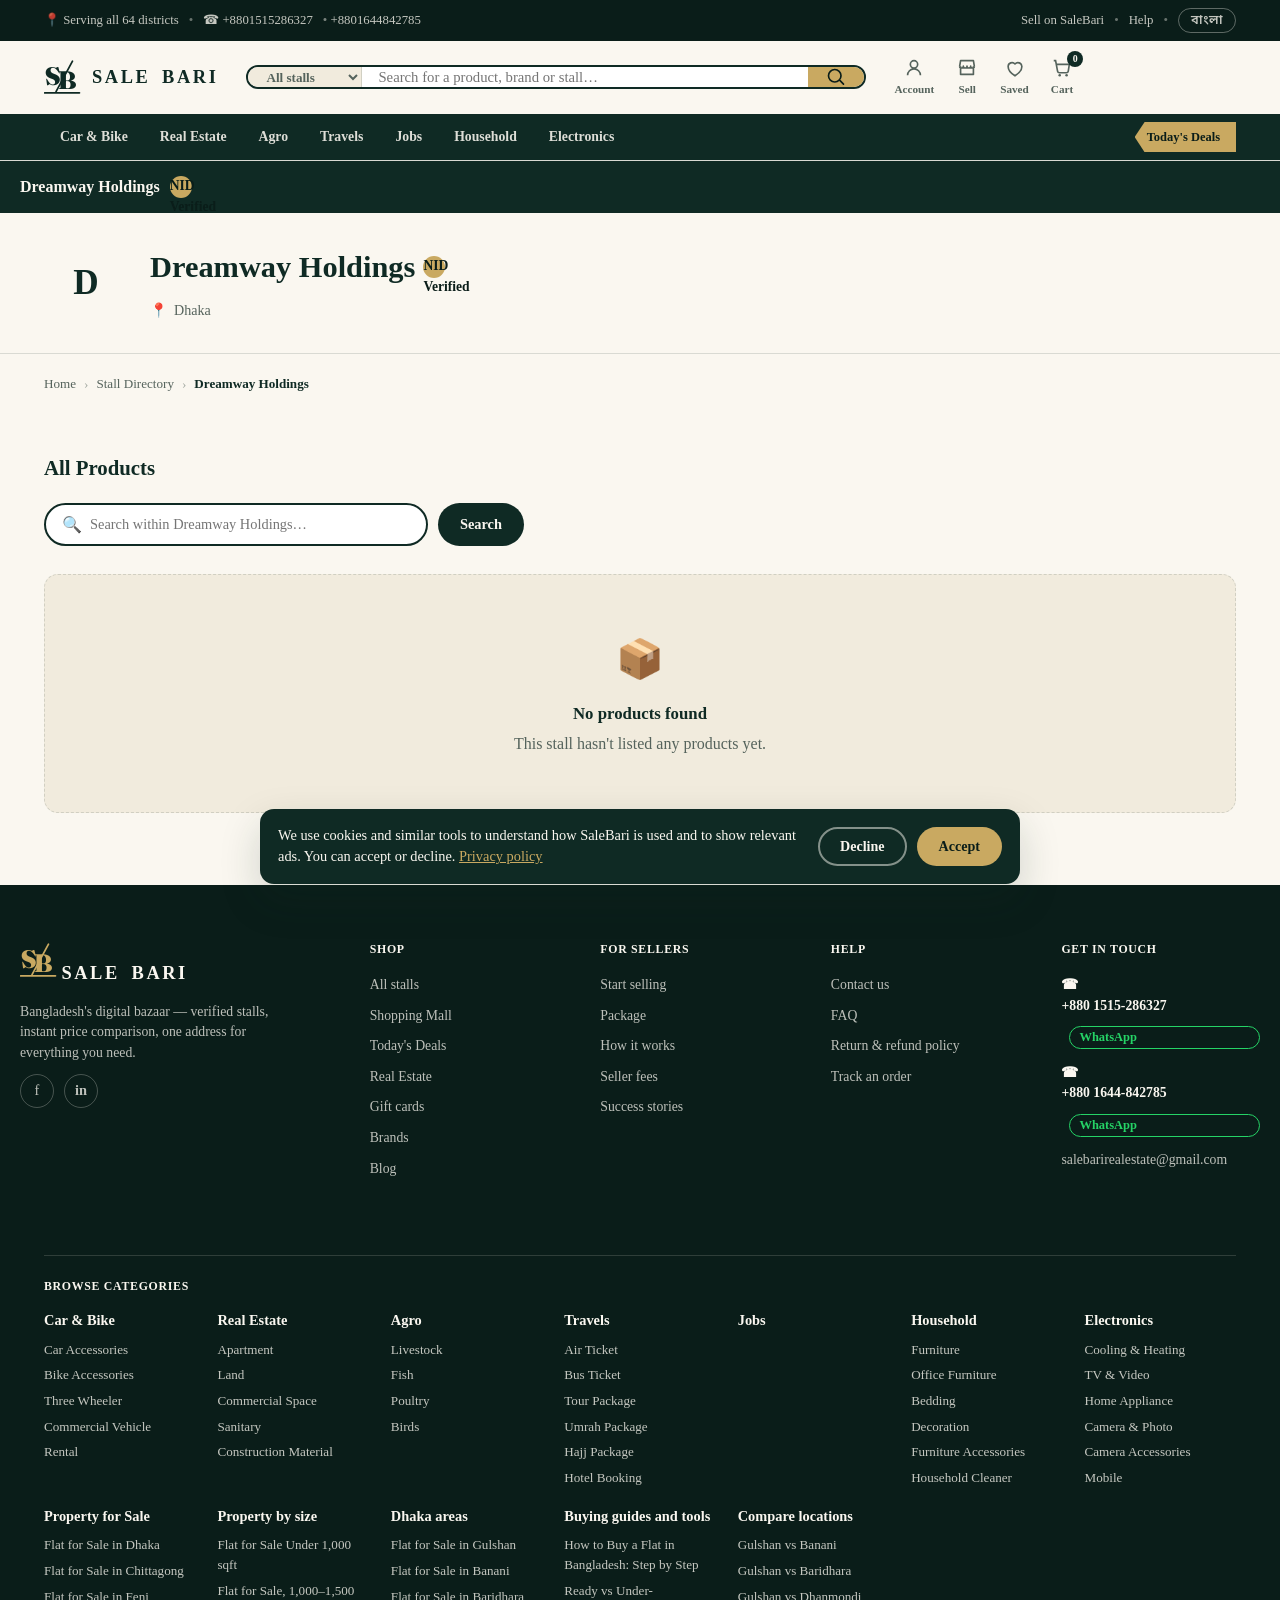
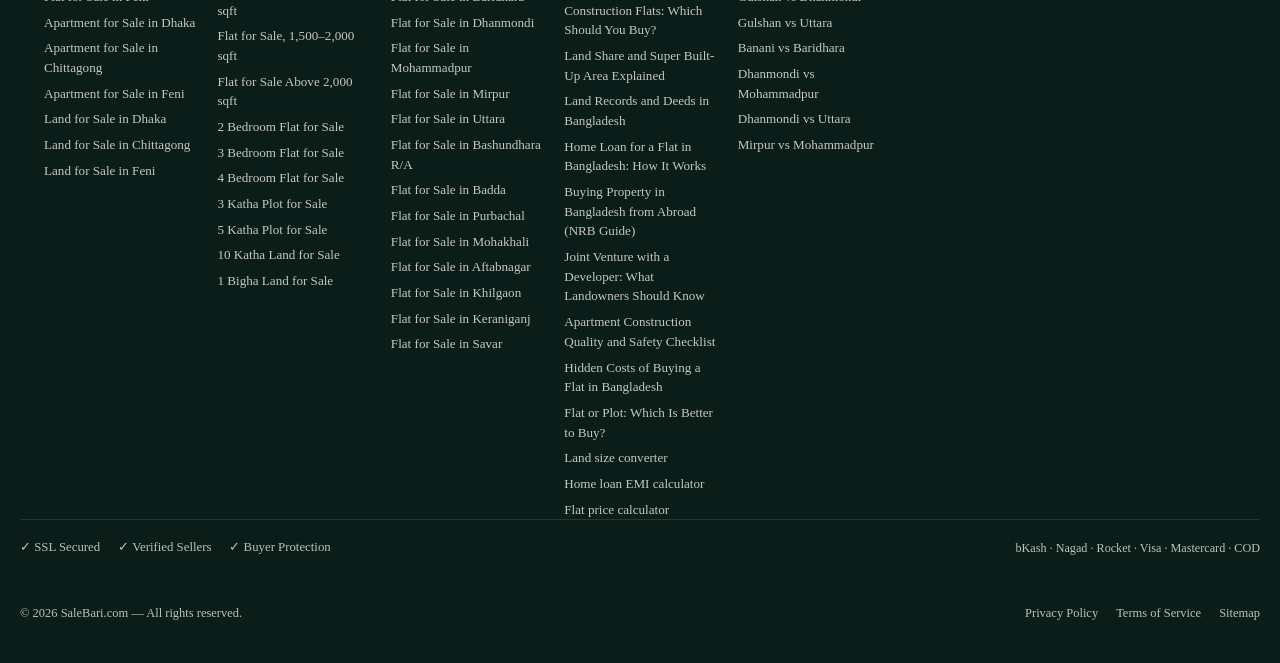
<file: stall/1/index.html>
<!DOCTYPE html>
<html lang="en">
<head>
<meta charset="UTF-8">
<meta name="robots" content="noindex,follow">
<meta name="viewport" content="width=device-width, initial-scale=1.0">
<title>Stall — SaleBari Seller</title>
<meta name="description" content="Visit this verified seller's stall on SaleBari, Bangladesh's digital bazaar.">
<link rel="icon" type="image/svg+xml" href="../../assets/favicon.svg">
<link rel="manifest" href="/manifest.webmanifest">
<link rel="apple-touch-icon" href="/assets/apple-touch-icon.png">
<link rel="preconnect" href="https://fonts.googleapis.com">
<link rel="preconnect" href="https://fonts.gstatic.com" crossorigin>
<link href="https://fonts.googleapis.com/css2?family=Fraunces:ital,opsz,wght@0,9..144,500;0,9..144,600;0,9..144,700;0,9..144,900;1,9..144,600&family=Noto+Sans+Bengali:wght@400;500;600;700;800&display=swap" rel="stylesheet">
<link rel="stylesheet" href="../../css/style.css?v=25">
</head>
<body>

<!-- ============ UTILITY BAR ============ -->
<div class="utility-bar">
  <div class="wrap utility-inner">
    <div class="utility-left">
      <span data-i18n="utility.location">📍 Serving all 64 districts</span>
      <span class="sep">•</span>
      <span data-i18n="utility.helpline">☎ +8801515286327</span><span class="util-num2">+8801644842785</span>
    </div>
    <div class="utility-right">
      <a href="../../sell/" data-i18n="utility.sell">Sell on SaleBari</a>
      <span class="sep">•</span>
      <a href="/help/" data-i18n="utility.help">Help</a>
      <span class="sep">•</span>
      <button type="button" id="langToggle" class="lang-toggle">বাংলা</button>
    </div>
  </div>
</div>

<!-- ============ HEADER ============ -->
<header class="site-header">
  <div class="wrap header-inner">
    <a href="../../index.html" class="logo">
      <svg class="logo-icon" viewBox="0 0 120 120" xmlns="http://www.w3.org/2000/svg" aria-hidden="true">
        <text x="2" y="86" font-family="Fraunces, Georgia, serif" font-weight="900" font-size="80" fill="currentColor">S</text>
        <text x="44" y="98" font-family="Fraunces, Georgia, serif" font-weight="900" font-size="80" fill="currentColor">B</text>
        <line x1="90" y1="10" x2="38" y2="106" stroke="currentColor" stroke-width="5.5" stroke-linecap="round"/>
        <line x1="2" y1="110" x2="112" y2="110" stroke="currentColor" stroke-width="5.5" stroke-linecap="round"/>
      </svg>
      <span class="logo-word">Sale Bari</span>
    </a>

    <form class="search-bar" role="search">
      <select class="search-scope" aria-label="Category">
        <option data-i18n="search.scope.all">All stalls</option>
        <option data-i18n="cat.realestate">Real Estate</option>
        <option data-i18n="cat.carbike">Car &amp; Bike</option>
        <option data-i18n="cat.agro">Agro</option>
        <option data-i18n="cat.travels">Travels</option>
        <option data-i18n="cat.jobs">Jobs</option>
        <option data-i18n="cat.household">Household</option>
        <option data-i18n="cat.electronics">Electronics</option>
      </select>
      <input type="search" placeholder="Search for a product, brand or stall…" aria-label="Search" data-i18n-placeholder="search.placeholder">
      <button type="submit" aria-label="Search">
        <svg viewBox="0 0 24 24" width="20" height="20"><path fill="none" stroke="currentColor" stroke-width="2" stroke-linecap="round" d="M10.5 18a7.5 7.5 0 1 1 0-15 7.5 7.5 0 0 1 0 15Zm6.4-1.6L21 20.5"/></svg>
      </button>
    </form>

    <div class="header-actions">
      <a href="../../account/" class="icon-link">
        <svg viewBox="0 0 24 24" width="22" height="22"><path fill="none" stroke="currentColor" stroke-width="1.8" d="M12 12a4 4 0 1 0 0-8 4 4 0 0 0 0 8Zm-7 8c0-3.9 3.1-7 7-7s7 3.1 7 7"/></svg>
        <span data-i18n="header.account">Account</span>
      </a>
      <a href="../../sell/" class="icon-link sell-link">
        <svg viewBox="0 0 24 24" width="22" height="22"><path fill="none" stroke="currentColor" stroke-width="1.8" stroke-linejoin="round" d="M4 10 5 4h14l1 6M4 10a2 2 0 0 0 4 0 2 2 0 0 0 4 0 2 2 0 0 0 4 0 2 2 0 0 0 4 0M5 10v9h14v-9"/></svg>
        <span data-i18n="header.sell">Sell</span>
      </a>
      <a href="../../wishlist/" class="icon-link wish-link" aria-label="Saved items">
        <svg viewBox="0 0 24 24" width="22" height="22"><path fill="none" stroke="currentColor" stroke-width="1.8" stroke-linejoin="round" d="M12 20.5s-7.5-4.6-7.5-10.2A4.3 4.3 0 0 1 12 7.6a4.3 4.3 0 0 1 7.5 2.7c0 5.6-7.5 10.2-7.5 10.2Z"/></svg>
        <span data-i18n="header.saved">Saved</span>
        <b class="cart-count wish-count" hidden>0</b>
      </a>
      <a href="../../index.html#cart" class="icon-link cart-link">
        <svg viewBox="0 0 24 24" width="22" height="22"><path fill="none" stroke="currentColor" stroke-width="1.8" d="M3 4h2l2.2 11.6a2 2 0 0 0 2 1.6h7.6a2 2 0 0 0 2-1.6L20 8H6"/><circle cx="9.5" cy="20" r="1.4" fill="currentColor"/><circle cx="17" cy="20" r="1.4" fill="currentColor"/></svg>
        <span data-i18n="header.cart">Cart</span>
        <b class="cart-count">0</b>
      </a>
      <button class="menu-toggle" aria-label="Toggle menu" aria-expanded="false">
        <span></span><span></span><span></span>
      </button>
    </div>
  </div>

  <nav class="category-nav" aria-label="Categories">
    <div class="wrap cat-nav-inner">
      <ul class="cat-list"><li class="has-mega"><a href="/car-bike/" data-i18n="cn.1">Car &amp; Bike</a><div class="mega mega-narrow"><div class="mega-col"><span class="mega-item"><a href="/car-bike/accessories/" data-i18n="cn.4">Car Accessories</a><div class="flyout"><a class="flyout-all" href="/car-bike/accessories/" data-i18n="allin.4">All in Car Accessories</a><a href="/car-bike/accessories/scratch-remover/" data-i18n="cn.18">Car Scratch Remover</a><a href="/car-bike/accessories/engine-oil/" data-i18n="cn.19">Engine Oil</a><a href="/car-bike/accessories/scanner/" data-i18n="cn.20">Car Scanner</a><a href="/car-bike/accessories/dashcam/" data-i18n="cn.21">DashCam</a></div></span><span class="mega-item"><a href="/car-bike/bike-accessories/" data-i18n="cn.5">Bike Accessories</a><div class="flyout"><a class="flyout-all" href="/car-bike/bike-accessories/" data-i18n="allin.5">All in Bike Accessories</a><a href="/car-bike/bike-accessories/motorcycle-helmet/" data-i18n="cn.22">Motorcycle Helmet</a><a href="/car-bike/bike-accessories/motorcycle-tyre/" data-i18n="cn.23">Motorcycle Tyre</a></div></span><span class="mega-item"><a href="/car-bike/three-wheeler/" data-i18n="cn.6">Three Wheeler</a><div class="flyout"><a class="flyout-all" href="/car-bike/three-wheeler/" data-i18n="allin.6">All in Three Wheeler</a><a href="/car-bike/three-wheeler/cng/" data-i18n="cn.24">CNG</a><a href="/car-bike/three-wheeler/auto-rickshaw/" data-i18n="cn.25">Auto Rickshaw</a></div></span><span class="mega-item"><a href="/car-bike/commercial-vehicle/" data-i18n="cn.7">Commercial Vehicle</a><div class="flyout"><a class="flyout-all" href="/car-bike/commercial-vehicle/" data-i18n="allin.7">All in Commercial Vehicle</a><a href="/car-bike/commercial-vehicle/boat/" data-i18n="cn.26">Boat</a><a href="/car-bike/commercial-vehicle/truck/" data-i18n="cn.27">Truck</a><a href="/car-bike/commercial-vehicle/tractor/" data-i18n="cn.28">Tractor</a><a href="/car-bike/commercial-vehicle/bus/" data-i18n="cn.29">Bus</a></div></span><span class="mega-item"><a href="/car-bike/rental/" data-i18n="cn.8">Rental</a><div class="flyout"><a class="flyout-all" href="/car-bike/rental/" data-i18n="allin.8">All in Rental</a><a href="/car-bike/rental/pickup-rental/" data-i18n="cn.30">Pickup Rental</a><a href="/car-bike/rental/ambulance-service/" data-i18n="cn.31">Ambulance Service</a></div></span></div></div></li><li class="has-mega"><a href="/real-estate/" data-i18n="cn.2">Real Estate</a><div class="mega mega-narrow"><div class="mega-col"><a href="/real-estate/apartment/" data-i18n="cn.9">Apartment</a><a href="/real-estate/land/" data-i18n="cn.10">Land</a><a href="/real-estate/commercial-space/" data-i18n="cn.11">Commercial Space</a><span class="mega-item"><a href="/real-estate/sanitary/" data-i18n="cn.12">Sanitary</a><div class="flyout"><a class="flyout-all" href="/real-estate/sanitary/" data-i18n="allin.12">All in Sanitary</a><a href="/real-estate/sanitary/commode/" data-i18n="cn.32">Commode</a><a href="/real-estate/sanitary/basin/" data-i18n="cn.33">Basin</a><a href="/real-estate/sanitary/water-tap/" data-i18n="cn.34">Water Tap</a></div></span><span class="mega-item"><a href="/real-estate/construction-material/" data-i18n="cn.13">Construction Material</a><div class="flyout"><a class="flyout-all" href="/real-estate/construction-material/" data-i18n="allin.13">All in Construction Material</a><a href="/real-estate/construction-material/cement/" data-i18n="cn.35">Cement</a><a href="/real-estate/construction-material/sand/" data-i18n="cn.36">Sand</a><a href="/real-estate/construction-material/stone/" data-i18n="cn.37">Stone</a><a href="/real-estate/construction-material/brick/" data-i18n="cn.38">Brick</a><a href="/real-estate/construction-material/rod/" data-i18n="cn.39">Rod</a><a href="/real-estate/construction-material/equipment/" data-i18n="cn.40">Construction Equipment</a></div></span></div></div></li><li class="has-mega"><a href="/agro/" data-i18n="cn.3">Agro</a><div class="mega mega-narrow"><div class="mega-col"><span class="mega-item"><a href="/agro/livestock/" data-i18n="cn.14">Livestock</a><div class="flyout"><a class="flyout-all" href="/agro/livestock/" data-i18n="allin.14">All in Livestock</a><a href="/agro/livestock/cow/" data-i18n="cn.41">Cow</a><a href="/agro/livestock/goat/" data-i18n="cn.42">Goat</a><a href="/agro/livestock/buffalo/" data-i18n="cn.43">Buffalo</a></div></span><span class="mega-item"><a href="/agro/fish/" data-i18n="cn.15">Fish</a><div class="flyout"><a class="flyout-all" href="/agro/fish/" data-i18n="allin.15">All in Fish</a><a href="/agro/fish/rui/" data-i18n="cn.44">Rui</a><a href="/agro/fish/katla/" data-i18n="cn.45">Katla</a><a href="/agro/fish/tilapia/" data-i18n="cn.46">Tilapia</a><a href="/agro/fish/pangas/" data-i18n="cn.47">Pangas</a><a href="/agro/fish/other-fish/" data-i18n="cn.48">Other Fish</a></div></span><span class="mega-item"><a href="/agro/poultry/" data-i18n="cn.16">Poultry</a><div class="flyout"><a class="flyout-all" href="/agro/poultry/" data-i18n="allin.16">All in Poultry</a><a href="/agro/poultry/chicken/" data-i18n="cn.49">Chicken</a><a href="/agro/poultry/duck/" data-i18n="cn.50">Duck</a></div></span><span class="mega-item"><a href="/agro/birds/" data-i18n="cn.17">Birds</a><div class="flyout"><a class="flyout-all" href="/agro/birds/" data-i18n="allin.17">All in Birds</a><a href="/agro/birds/pigeon/" data-i18n="cn.51">Pigeon</a><a href="/agro/birds/other-permitted-birds/" data-i18n="cn.52">Other Permitted Birds</a></div></span></div></div></li><li class="has-mega"><a href="/travels/" data-i18n="cn.53">Travels</a><div class="mega mega-narrow"><div class="mega-col"><a href="/travels/air-ticket/" data-i18n="cn.54">Air Ticket</a><a href="/travels/bus-ticket/" data-i18n="cn.55">Bus Ticket</a><a href="/travels/tour-package/" data-i18n="cn.56">Tour Package</a><a href="/travels/umrah-package/" data-i18n="cn.57">Umrah Package</a><a href="/travels/hajj-package/" data-i18n="cn.58">Hajj Package</a><a href="/travels/hotel-booking/" data-i18n="cn.59">Hotel Booking</a><a href="/travels/visa-processing/" data-i18n="cn.60">Visa Processing</a><span class="mega-item"><a href="/travels/doctor-appointment/" data-i18n="cn.61">Doctor Appointment</a><div class="flyout"><a class="flyout-all" href="/travels/doctor-appointment/" data-i18n="allin.61">All in Doctor Appointment</a><a href="/travels/doctor-appointment/indian-doctor-appointment/" data-i18n="cn.62">Indian Doctor Appointment</a></div></span><a href="/travels/train-ticket/" data-i18n="cn.63">Train Ticket</a><a href="/travels/saint-martin-ship-ticket/" data-i18n="cn.64">Saint Martin Ship Ticket</a></div></div></li><li><a href="/jobs/" data-i18n="cn.65">Jobs</a></li><li class="has-mega"><a href="/household/" data-i18n="cn.66">Household</a><div class="mega mega-narrow"><div class="mega-col"><span class="mega-item"><a href="/household/furniture/" data-i18n="cn.67">Furniture</a><div class="flyout"><a class="flyout-all" href="/household/furniture/" data-i18n="allin.67">All in Furniture</a><a href="/household/furniture/bed/" data-i18n="cn.68">Bed</a><a href="/household/furniture/bedside-table/" data-i18n="cn.69">Bedside Table</a><a href="/household/furniture/air-bed/" data-i18n="cn.70">Air Bed</a><a href="/household/furniture/dining-table/" data-i18n="cn.71">Dining Table</a><a href="/household/furniture/dining-chair/" data-i18n="cn.72">Dining Chair</a><a href="/household/furniture/sofa-set/" data-i18n="cn.73">Sofa Set</a><a href="/household/furniture/center-table/" data-i18n="cn.74">Center Table</a><a href="/household/furniture/divan/" data-i18n="cn.75">Divan</a><a href="/household/furniture/dressing-table/" data-i18n="cn.76">Dressing Table</a><a href="/household/furniture/showcase/" data-i18n="cn.77">Showcase</a><a href="/household/furniture/shelf/" data-i18n="cn.78">Shelf</a><a href="/household/furniture/wardrobe/" data-i18n="cn.79">Wardrobe</a><a href="/household/furniture/almirah/" data-i18n="cn.80">Almirah</a><a href="/household/furniture/trolley/" data-i18n="cn.81">Trolley</a><a href="/household/furniture/stool/" data-i18n="cn.82">Stool</a><a href="/household/furniture/furniture-set/" data-i18n="cn.83">Furniture Set</a><a href="/household/furniture/kitchen-furniture/" data-i18n="cn.84">Kitchen Furniture</a><a href="/household/furniture/shoe-rack/" data-i18n="cn.85">Shoe Rack</a></div></span><span class="mega-item"><a href="/household/office-furniture/" data-i18n="cn.86">Office Furniture</a><div class="flyout"><a class="flyout-all" href="/household/office-furniture/" data-i18n="allin.86">All in Office Furniture</a><a href="/household/office-furniture/office-table/" data-i18n="cn.87">Office Table</a><a href="/household/office-furniture/chair/" data-i18n="cn.88">Chair</a><a href="/household/office-furniture/display-rack/" data-i18n="cn.89">Display Rack</a></div></span><span class="mega-item"><a href="/household/bedding/" data-i18n="cn.90">Bedding</a><div class="flyout"><a class="flyout-all" href="/household/bedding/" data-i18n="allin.90">All in Bedding</a><a href="/household/bedding/bed-sheet/" data-i18n="cn.91">Bed Sheet</a><a href="/household/bedding/mosquito-net/" data-i18n="cn.92">Mosquito Net</a><a href="/household/bedding/mattress/" data-i18n="cn.93">Mattress</a><a href="/household/bedding/pillow/" data-i18n="cn.94">Pillow</a><a href="/household/bedding/cushion/" data-i18n="cn.95">Cushion</a><a href="/household/bedding/sofa-foam/" data-i18n="cn.96">Sofa Foam</a><a href="/household/bedding/blanket/" data-i18n="cn.97">Blanket</a></div></span><span class="mega-item"><a href="/household/decoration/" data-i18n="cn.98">Decoration</a><div class="flyout"><a class="flyout-all" href="/household/decoration/" data-i18n="allin.98">All in Decoration</a><a href="/household/decoration/curtain/" data-i18n="cn.99">Curtain</a><a href="/household/decoration/floor-mat/" data-i18n="cn.100">Floor Mat</a><a href="/household/decoration/interior-design/" data-i18n="cn.101">Interior Design</a><a href="/household/decoration/showpiece/" data-i18n="cn.102">Showpiece</a><a href="/household/decoration/mirror/" data-i18n="cn.103">Mirror</a><a href="/household/decoration/door/" data-i18n="cn.104">Door</a><a href="/household/decoration/tiles/" data-i18n="cn.105">Tiles</a><a href="/household/decoration/decor-accessories/" data-i18n="cn.106">Decor Accessories</a><a href="/household/decoration/organizer/" data-i18n="cn.107">Organizer</a></div></span><a href="/household/furniture-accessories/" data-i18n="cn.108">Furniture Accessories</a><span class="mega-item"><a href="/household/cleaner/" data-i18n="cn.109">Household Cleaner</a><div class="flyout"><a class="flyout-all" href="/household/cleaner/" data-i18n="allin.109">All in Household Cleaner</a><a href="/household/cleaner/mop/" data-i18n="cn.110">Mop</a><a href="/household/cleaner/hose-pipe/" data-i18n="cn.111">Hose Pipe</a><a href="/household/cleaner/floor-cleaner/" data-i18n="cn.112">Floor Cleaner</a><a href="/household/cleaner/glass-cleaner/" data-i18n="cn.113">Glass Cleaner</a><a href="/household/cleaner/air-freshener/" data-i18n="cn.114">Air Freshener</a><a href="/household/cleaner/basket/" data-i18n="cn.115">Basket</a></div></span><span class="mega-item"><a href="/household/pest-control/" data-i18n="cn.116">Pest Control</a><div class="flyout"><a class="flyout-all" href="/household/pest-control/" data-i18n="allin.116">All in Pest Control</a><a href="/household/pest-control/mosquito-killer/" data-i18n="cn.117">Mosquito Killer</a><a href="/household/pest-control/pest-control-service/" data-i18n="cn.118">Pest Control Service</a></div></span><span class="mega-item"><a href="/household/kitchenware/" data-i18n="cn.119">Kitchenware</a><div class="flyout"><a class="flyout-all" href="/household/kitchenware/" data-i18n="allin.119">All in Kitchenware</a><a href="/household/kitchenware/crockeries/" data-i18n="cn.120">Crockeries</a><a href="/household/kitchenware/vegetable-cutter/" data-i18n="cn.121">Vegetable Cutter</a><a href="/household/kitchenware/fry-pan/" data-i18n="cn.122">Fry Pan</a><a href="/household/kitchenware/korai/" data-i18n="cn.123">Korai</a><a href="/household/kitchenware/pressure-cooker/" data-i18n="cn.124">Pressure Cooker</a><a href="/household/kitchenware/cup-mug/" data-i18n="cn.125">Cup &amp; Mug</a><a href="/household/kitchenware/water-bottle/" data-i18n="cn.126">Water Bottle</a><a href="/household/kitchenware/kitchen-knife/" data-i18n="cn.127">Kitchen Knife</a></div></span><span class="mega-item"><a href="/household/stationery-craft/" data-i18n="cn.128">Stationery &amp; Craft</a><div class="flyout"><a class="flyout-all" href="/household/stationery-craft/" data-i18n="allin.128">All in Stationery &amp; Craft</a><a href="/household/stationery-craft/paper-notebook/" data-i18n="cn.129">Paper Notebook</a><a href="/household/stationery-craft/wrapping-paper/" data-i18n="cn.130">Wrapping Paper</a><a href="/household/stationery-craft/stapler/" data-i18n="cn.131">Stapler</a><a href="/household/stationery-craft/scotch-tape/" data-i18n="cn.132">Scotch Tape</a><a href="/household/stationery-craft/pen/" data-i18n="cn.133">Pen</a><a href="/household/stationery-craft/measuring-tape/" data-i18n="cn.134">Measuring Tape</a></div></span><span class="mega-item"><a href="/household/bathroom-accessories/" data-i18n="cn.135">Bathroom Accessories</a><div class="flyout"><a class="flyout-all" href="/household/bathroom-accessories/" data-i18n="allin.135">All in Bathroom Accessories</a><a href="/household/bathroom-accessories/toilet-seat/" data-i18n="cn.136">Toilet Seat</a></div></span></div></div></li><li class="has-mega"><a href="/electronics/" data-i18n="cn.137">Electronics</a><div class="mega mega-narrow"><div class="mega-col"><span class="mega-item"><a href="/electronics/cooling-heating/" data-i18n="cn.138">Cooling &amp; Heating</a><div class="flyout"><a class="flyout-all" href="/electronics/cooling-heating/" data-i18n="allin.138">All in Cooling &amp; Heating</a><a href="/electronics/cooling-heating/air-conditioner/" data-i18n="cn.139">Air Conditioner</a><a href="/electronics/cooling-heating/ac-ton-calculator/" data-i18n="cn.140">AC Ton Calculator</a><a href="/electronics/cooling-heating/ac-bill-calculator/" data-i18n="cn.141">AC Bill Calculator</a><a href="/electronics/cooling-heating/ac-accessories/" data-i18n="cn.142">AC Accessories</a><a href="/electronics/cooling-heating/air-curtain/" data-i18n="cn.143">Air Curtain</a><a href="/electronics/cooling-heating/air-cooler/" data-i18n="cn.144">Air Cooler</a><a href="/electronics/cooling-heating/room-heater/" data-i18n="cn.145">Room Heater</a><a href="/electronics/cooling-heating/fan/" data-i18n="cn.146">Fan</a><a href="/electronics/cooling-heating/air-purifier/" data-i18n="cn.147">Air Purifier</a><a href="/electronics/cooling-heating/humidifier/" data-i18n="cn.148">Humidifier</a><a href="/electronics/cooling-heating/dehumidifier/" data-i18n="cn.149">Dehumidifier</a><a href="/electronics/cooling-heating/water-heater-geyser/" data-i18n="cn.150">Water Heater &amp; Geyser</a></div></span><span class="mega-item"><a href="/electronics/tv-video/" data-i18n="cn.151">TV &amp; Video</a><div class="flyout"><a class="flyout-all" href="/electronics/tv-video/" data-i18n="allin.151">All in TV &amp; Video</a><a href="/electronics/tv-video/television/" data-i18n="cn.152">Television</a><a href="/electronics/tv-video/size-calculator/" data-i18n="cn.153">TV Size Calculator</a><a href="/electronics/tv-video/android-tv-box/" data-i18n="cn.154">Android TV Box</a><a href="/electronics/tv-video/air-mouse/" data-i18n="cn.155">Air Mouse</a><a href="/electronics/tv-video/wireless-display-adapter/" data-i18n="cn.156">Wireless Display Adapter</a><a href="/electronics/tv-video/3d-glass/" data-i18n="cn.157">3D Glass</a><a href="/electronics/tv-video/satellite-dish/" data-i18n="cn.158">Satellite Dish</a><a href="/electronics/tv-video/accessories/" data-i18n="cn.159">TV Accessories</a><a href="/electronics/tv-video/remote/" data-i18n="cn.160">TV Remote</a><a href="/electronics/tv-video/bracket/" data-i18n="cn.161">TV Bracket</a><a href="/electronics/tv-video/game-console/" data-i18n="cn.162">Game Console</a><a href="/electronics/tv-video/game-controller/" data-i18n="cn.163">Game Controller</a><a href="/electronics/tv-video/game-accessories/" data-i18n="cn.164">Game Accessories</a><a href="/electronics/tv-video/repair-service/" data-i18n="cn.165">TV Repair Service</a></div></span><span class="mega-item"><a href="/electronics/home-appliance/" data-i18n="cn.166">Home Appliance</a><div class="flyout"><a class="flyout-all" href="/electronics/home-appliance/" data-i18n="allin.166">All in Home Appliance</a><a href="/electronics/home-appliance/water-filter/" data-i18n="cn.167">Water Filter</a><a href="/electronics/home-appliance/filter-accessories/" data-i18n="cn.168">Filter Accessories</a><a href="/electronics/home-appliance/electric-chula/" data-i18n="cn.169">Electric Chula</a><a href="/electronics/home-appliance/dishwasher/" data-i18n="cn.170">Dishwasher</a><a href="/electronics/home-appliance/refrigerator/" data-i18n="cn.171">Refrigerator</a><a href="/electronics/home-appliance/washing-machine/" data-i18n="cn.172">Washing Machine</a><a href="/electronics/home-appliance/microwave-oven/" data-i18n="cn.173">Microwave Oven</a><a href="/electronics/home-appliance/blender/" data-i18n="cn.174">Blender</a><a href="/electronics/home-appliance/air-diffuser/" data-i18n="cn.175">Air Diffuser</a><a href="/electronics/home-appliance/air-fryer/" data-i18n="cn.176">Air Fryer</a><a href="/electronics/home-appliance/food-dehydrator/" data-i18n="cn.177">Food Dehydrator</a><a href="/electronics/home-appliance/coffee-machine/" data-i18n="cn.178">Coffee Machine</a><a href="/electronics/home-appliance/toaster/" data-i18n="cn.179">Toaster</a><a href="/electronics/home-appliance/iron/" data-i18n="cn.180">Iron</a><a href="/electronics/home-appliance/food-maker/" data-i18n="cn.181">Food Maker</a><a href="/electronics/home-appliance/electric-kettle/" data-i18n="cn.182">Electric Kettle</a><a href="/electronics/home-appliance/vacuum-cleaner/" data-i18n="cn.183">Vacuum Cleaner</a><a href="/electronics/home-appliance/rice-cooker/" data-i18n="cn.184">Rice Cooker</a><a href="/electronics/home-appliance/thermos-container/" data-i18n="cn.185">Thermos Container</a><a href="/electronics/home-appliance/sewing-machine/" data-i18n="cn.186">Sewing Machine</a><a href="/electronics/home-appliance/dispenser/" data-i18n="cn.187">Dispenser</a><a href="/electronics/home-appliance/gas-stove/" data-i18n="cn.188">Gas Stove</a><a href="/electronics/home-appliance/kitchen-hood/" data-i18n="cn.189">Kitchen Hood</a><a href="/electronics/home-appliance/roti-maker/" data-i18n="cn.190">Roti Maker</a><a href="/electronics/home-appliance/barbeque-grill/" data-i18n="cn.191">Barbeque Grill</a><a href="/electronics/home-appliance/bathroom-supplies/" data-i18n="cn.192">Bathroom Supplies</a><a href="/electronics/home-appliance/kitchen-storage/" data-i18n="cn.193">Kitchen Storage</a></div></span><span class="mega-item"><a href="/electronics/camera-photo/" data-i18n="cn.194">Camera &amp; Photo</a><div class="flyout"><a class="flyout-all" href="/electronics/camera-photo/" data-i18n="allin.194">All in Camera &amp; Photo</a><a href="/electronics/camera-photo/drone/" data-i18n="cn.195">Drone</a><a href="/electronics/camera-photo/digital-camera/" data-i18n="cn.196">Digital Camera</a><a href="/electronics/camera-photo/dslr/" data-i18n="cn.197">DSLR</a><a href="/electronics/camera-photo/action-camera/" data-i18n="cn.198">Action Camera</a><a href="/electronics/camera-photo/mirrorless-camera/" data-i18n="cn.199">Mirrorless Camera</a><a href="/electronics/camera-photo/instant-camera/" data-i18n="cn.200">Instant Camera</a><a href="/electronics/camera-photo/video-camera/" data-i18n="cn.201">Video Camera</a><a href="/electronics/camera-photo/digital-photo-frame/" data-i18n="cn.202">Digital Photo Frame</a><a href="/electronics/camera-photo/binocular/" data-i18n="cn.203">Binocular</a><a href="/electronics/camera-photo/telescope/" data-i18n="cn.204">Telescope</a></div></span><span class="mega-item"><a href="/electronics/camera-accessories/" data-i18n="cn.205">Camera Accessories</a><div class="flyout"><a class="flyout-all" href="/electronics/camera-accessories/" data-i18n="allin.205">All in Camera Accessories</a><a href="/electronics/camera-accessories/lens/" data-i18n="cn.206">Camera Lens</a><a href="/electronics/camera-accessories/flash/" data-i18n="cn.207">Camera Flash</a><a href="/electronics/camera-accessories/studio-light/" data-i18n="cn.208">Studio Light</a><a href="/electronics/camera-accessories/battery/" data-i18n="cn.209">Camera Battery</a><a href="/electronics/camera-accessories/charger/" data-i18n="cn.210">Camera Charger</a><a href="/electronics/camera-accessories/memory-card/" data-i18n="cn.211">Memory Card</a><a href="/electronics/camera-accessories/tripod/" data-i18n="cn.212">Camera Tripod</a><a href="/electronics/camera-accessories/lens-cleaning-kit/" data-i18n="cn.213">Lens Cleaning Kit</a><a href="/electronics/camera-accessories/bag/" data-i18n="cn.214">Camera Bag</a><a href="/electronics/camera-accessories/lens-hood/" data-i18n="cn.215">Lens Hood</a></div></span><a href="/electronics/mobile/" data-i18n="cn.216">Mobile</a><span class="mega-item"><a href="/electronics/mobile-accessories/" data-i18n="cn.217">Mobile Accessories</a><div class="flyout"><a class="flyout-all" href="/electronics/mobile-accessories/" data-i18n="allin.217">All in Mobile Accessories</a><a href="/electronics/mobile-accessories/power-bank/" data-i18n="cn.218">Power Bank</a><a href="/electronics/mobile-accessories/battery/" data-i18n="cn.219">Mobile Battery</a><a href="/electronics/mobile-accessories/data-cable/" data-i18n="cn.220">Data Cable</a><a href="/electronics/mobile-accessories/phone-charger/" data-i18n="cn.221">Mobile Phone Charger</a><a href="/electronics/mobile-accessories/wireless-charger/" data-i18n="cn.222">Wireless Charger</a><a href="/electronics/mobile-accessories/car-charger/" data-i18n="cn.223">Car Charger</a><a href="/electronics/mobile-accessories/selfie-stick/" data-i18n="cn.224">Selfie Stick</a><a href="/electronics/mobile-accessories/phone-cover/" data-i18n="cn.225">Mobile Phone Cover</a><a href="/electronics/mobile-accessories/phone-camera-lens/" data-i18n="cn.226">Mobile Phone Camera Lens</a><a href="/electronics/mobile-accessories/signal-booster/" data-i18n="cn.227">Mobile Signal Booster</a><a href="/electronics/mobile-accessories/holder/" data-i18n="cn.228">Mobile Holder</a><a href="/electronics/mobile-accessories/screen-protector/" data-i18n="cn.229">Screen Protector</a><a href="/electronics/mobile-accessories/vr-box/" data-i18n="cn.230">VR Box</a><a href="/electronics/mobile-accessories/other-accessories/" data-i18n="cn.231">Other Accessories</a></div></span><span class="mega-item"><a href="/electronics/telephony/" data-i18n="cn.232">Telephony</a><div class="flyout"><a class="flyout-all" href="/electronics/telephony/" data-i18n="allin.232">All in Telephony</a><a href="/electronics/telephony/telephone-set/" data-i18n="cn.233">Telephone Set</a><a href="/electronics/telephony/ip-phone/" data-i18n="cn.234">IP Phone</a><a href="/electronics/telephony/pabx-system/" data-i18n="cn.235">PABX System</a><a href="/electronics/telephony/fax-machine/" data-i18n="cn.236">Fax Machine</a><a href="/electronics/telephony/telephone-accessories/" data-i18n="cn.237">Telephone Accessories</a><a href="/electronics/telephony/walkie-talkie/" data-i18n="cn.238">Walkie Talkie</a></div></span><a href="/electronics/home-stage-audio/" data-i18n="cn.239">Home &amp; Stage Audio</a><span class="mega-item"><a href="/electronics/portable-media/" data-i18n="cn.240">Portable Media</a><div class="flyout"><a class="flyout-all" href="/electronics/portable-media/" data-i18n="allin.240">All in Portable Media</a><a href="/electronics/portable-media/voice-recorder/" data-i18n="cn.241">Voice Recorder</a><a href="/electronics/portable-media/ebook-reader/" data-i18n="cn.242">Ebook Reader</a><a href="/electronics/portable-media/digital-dictionary/" data-i18n="cn.243">Digital Dictionary</a><a href="/electronics/portable-media/hdmi-splitter/" data-i18n="cn.244">HDMI Splitter</a><a href="/electronics/portable-media/mp3-player/" data-i18n="cn.245">MP3 Player</a><a href="/electronics/portable-media/ipod-player/" data-i18n="cn.246">iPod Player</a><a href="/electronics/portable-media/calculator/" data-i18n="cn.247">Calculator</a></div></span><a href="/electronics/radio/" data-i18n="cn.248">Radio</a></div></div></li></ul>
      <a class="deals-tag" href="../../index.html#deals" data-i18n="deals.tag">Today's Deals</a>
    </div>
  </nav>
</header>

<!-- ============ STALL DETAIL ============ -->
<div class="stall-hero no-banner">
  <div class="wrap stall-hero-info-bar">
    <span class="stall-hero-info-name" id="heroName"></span>
    <span class="vbadge-lg vbadge-optional" data-i18n="vbadge.nid" title="NID Verified">✓</span>
  </div>
</div>

<section class="stall-detail-identity">
  <div class="wrap stall-identity-card">
    <div class="stall-identity-logo" id="identityLogo" aria-hidden="true"></div>
    <div class="stall-identity-info">
      <div class="stall-identity-name-row">
        <h1 class="stall-identity-name" id="identityName"></h1>
        <span class="vbadge-lg vbadge-optional" data-i18n="vbadge.nid" title="NID Verified">✓</span>
      </div>
      <div class="stall-identity-meta">
        <span class="stall-identity-meta-item">📍 <span id="identityDistrict"></span></span>
      </div>
    </div>
  </div>
</section>

<div class="wrap">
  <nav class="breadcrumb" aria-label="Breadcrumb" style="margin-top:20px;">
    <a href="../../index.html" data-i18n="nav.home">Home</a>
    <span class="breadcrumb-sep">›</span>
    <a href="../list/" data-i18n="stall.directory">Stall Directory</a>
    <span class="breadcrumb-sep">›</span>
    <span class="breadcrumb-current" id="breadcrumbCurrent"></span>
  </nav>
</div>

<div class="stall-detail-body">
  <div class="wrap">
    <section class="stall-products">
      <div class="stall-section-header">
        <h2 class="stall-section-title" data-i18n="stall.allProducts">All Products</h2>
      </div>
      <form class="stall-products-toolbar" onsubmit="return false;">
        <div class="stall-products-search">
          <span aria-hidden="true">🔍</span>
          <input type="search" id="stallSearchInput" aria-label="Search products from this stall">
        </div>
        <button type="submit" class="stall-products-submit">
          <span data-i18n="stall.searchBtn">Search</span>
        </button>
      </form>
      <div class="stall-empty">
        <div class="stall-empty-icon">📦</div>
        <p class="stall-empty-title" data-i18n="stall.noProductsTitle">No products found</p>
        <p class="stall-empty-msg" data-i18n="stall.noProductsMsg">This stall hasn't listed any products yet.</p>
      </div>
    </section>
  </div>
</div>

<!-- ============ FOOTER ============ -->
<footer class="site-footer">
  <div class="wrap footer-inner">
    <div class="footer-col footer-brand">
      <a href="../../index.html" class="logo logo-footer">
        <svg class="logo-icon" viewBox="0 0 120 120" xmlns="http://www.w3.org/2000/svg" aria-hidden="true">
          <text x="2" y="86" font-family="Fraunces, Georgia, serif" font-weight="900" font-size="80" fill="currentColor">S</text>
          <text x="44" y="98" font-family="Fraunces, Georgia, serif" font-weight="900" font-size="80" fill="currentColor">B</text>
          <line x1="90" y1="10" x2="38" y2="106" stroke="currentColor" stroke-width="5.5" stroke-linecap="round"/>
          <line x1="2" y1="110" x2="112" y2="110" stroke="currentColor" stroke-width="5.5" stroke-linecap="round"/>
        </svg>
        <span class="logo-word">Sale Bari</span>
      </a>
      <p data-i18n="footer.brandDesc">Bangladesh's digital bazaar — verified stalls, instant price comparison, one address for everything you need.</p>
      <div class="social-row">
        <a href="https://www.facebook.com/thesalebari" target="_blank" rel="noopener" aria-label="SaleBari on Facebook" title="Facebook">f</a>
        <a href="https://www.linkedin.com/company/sale-bari/" target="_blank" rel="noopener" aria-label="SaleBari on LinkedIn" title="LinkedIn"><b>in</b></a>
      </div>
    </div>
    <div class="footer-col">
      <h4 data-i18n="footer.shop">Shop</h4>
      <a href="../list/" data-i18n="footer.allStalls">All stalls</a>
      <a href="../../market/list/" data-i18n="footer.shoppingMall">Shopping Mall</a>
      <a href="../../index.html#deals" data-i18n="deals.tag">Today's Deals</a>
      <a href="/real-estate/" data-i18n="cat.realestate">Real Estate</a>
      <a href="#" data-i18n="footer.giftCards">Gift cards</a>
      <a href="../../brand/list/" data-i18n="footer.brands">Brands</a>
      <a href="../../blog.php" data-i18n="footer.blog">Blog</a>
    </div>
    <div class="footer-col">
      <h4 data-i18n="footer.forSellers">For Sellers</h4>
      <a href="../../sell/" data-i18n="footer.startSelling">Start selling</a>
      <a href="../../package.html" data-i18n="footer.package">Package</a>
      <a href="/help/#how-it-works" data-i18n="footer.howItWorks">How it works</a>
      <a href="/package.html" data-i18n="footer.sellerFees">Seller fees</a>
      <a href="/success-stories/" data-i18n="footer.successStories">Success stories</a>
    </div>
    <div class="footer-col">
      <h4 data-i18n="utility.help">Help</h4>
      <a href="/help/#contact" data-i18n="footer.contactUs">Contact us</a>
      <a href="/help/#faq" data-i18n="footer.faq">FAQ</a>
      <a href="/return-and-refund-policy/" data-i18n="footer.returnPolicy">Return &amp; refund policy</a>
      <a href="/track-order/" data-i18n="footer.trackOrder">Track an order</a>
    </div>
    <div class="footer-col">
      <h4 data-i18n="footer.getInTouch">Get in touch</h4>
      <p class="footer-phone">☎ <a href="tel:+8801515286327">+880 1515-286327</a> <a class="ft-wa" href="https://wa.me/8801515286327" target="_blank" rel="noopener">WhatsApp</a></p>
      <p class="footer-phone">☎ <a href="tel:+8801644842785">+880 1644-842785</a> <a class="ft-wa" href="https://wa.me/8801644842785" target="_blank" rel="noopener">WhatsApp</a></p>
      <p>salebarirealestate@gmail.com</p>
    </div>
  </div>

  <div class="wrap"><div class="footer-cats"><h4 data-i18n="footer.browseCats">Browse categories</h4><div class="footer-cats-grid"><div class="footer-cat-col"><a class="footer-cat-head" href="/car-bike/" data-i18n="cn.1">Car &amp; Bike</a><a href="/car-bike/accessories/" data-i18n="cn.4">Car Accessories</a><a href="/car-bike/bike-accessories/" data-i18n="cn.5">Bike Accessories</a><a href="/car-bike/three-wheeler/" data-i18n="cn.6">Three Wheeler</a><a href="/car-bike/commercial-vehicle/" data-i18n="cn.7">Commercial Vehicle</a><a href="/car-bike/rental/" data-i18n="cn.8">Rental</a></div><div class="footer-cat-col"><a class="footer-cat-head" href="/real-estate/" data-i18n="cn.2">Real Estate</a><a href="/real-estate/apartment/" data-i18n="cn.9">Apartment</a><a href="/real-estate/land/" data-i18n="cn.10">Land</a><a href="/real-estate/commercial-space/" data-i18n="cn.11">Commercial Space</a><a href="/real-estate/sanitary/" data-i18n="cn.12">Sanitary</a><a href="/real-estate/construction-material/" data-i18n="cn.13">Construction Material</a></div><div class="footer-cat-col"><a class="footer-cat-head" href="/agro/" data-i18n="cn.3">Agro</a><a href="/agro/livestock/" data-i18n="cn.14">Livestock</a><a href="/agro/fish/" data-i18n="cn.15">Fish</a><a href="/agro/poultry/" data-i18n="cn.16">Poultry</a><a href="/agro/birds/" data-i18n="cn.17">Birds</a></div><div class="footer-cat-col"><a class="footer-cat-head" href="/travels/" data-i18n="cn.53">Travels</a><a href="/travels/air-ticket/" data-i18n="cn.54">Air Ticket</a><a href="/travels/bus-ticket/" data-i18n="cn.55">Bus Ticket</a><a href="/travels/tour-package/" data-i18n="cn.56">Tour Package</a><a href="/travels/umrah-package/" data-i18n="cn.57">Umrah Package</a><a href="/travels/hajj-package/" data-i18n="cn.58">Hajj Package</a><a href="/travels/hotel-booking/" data-i18n="cn.59">Hotel Booking</a></div><div class="footer-cat-col"><a class="footer-cat-head" href="/jobs/" data-i18n="cn.65">Jobs</a></div><div class="footer-cat-col"><a class="footer-cat-head" href="/household/" data-i18n="cn.66">Household</a><a href="/household/furniture/" data-i18n="cn.67">Furniture</a><a href="/household/office-furniture/" data-i18n="cn.86">Office Furniture</a><a href="/household/bedding/" data-i18n="cn.90">Bedding</a><a href="/household/decoration/" data-i18n="cn.98">Decoration</a><a href="/household/furniture-accessories/" data-i18n="cn.108">Furniture Accessories</a><a href="/household/cleaner/" data-i18n="cn.109">Household Cleaner</a></div><div class="footer-cat-col"><a class="footer-cat-head" href="/electronics/" data-i18n="cn.137">Electronics</a><a href="/electronics/cooling-heating/" data-i18n="cn.138">Cooling &amp; Heating</a><a href="/electronics/tv-video/" data-i18n="cn.151">TV &amp; Video</a><a href="/electronics/home-appliance/" data-i18n="cn.166">Home Appliance</a><a href="/electronics/camera-photo/" data-i18n="cn.194">Camera &amp; Photo</a><a href="/electronics/camera-accessories/" data-i18n="cn.205">Camera Accessories</a><a href="/electronics/mobile/" data-i18n="cn.216">Mobile</a></div><div class="footer-cat-col"><a class="footer-cat-head" href="/property-for-sale/">Property for Sale</a><a href="/flat-for-sale-in-dhaka/">Flat for Sale in Dhaka</a><a href="/flat-for-sale-in-chittagong/">Flat for Sale in Chittagong</a><a href="/flat-for-sale-in-feni/">Flat for Sale in Feni</a><a href="/apartment-for-sale-in-dhaka/">Apartment for Sale in Dhaka</a><a href="/apartment-for-sale-in-chittagong/">Apartment for Sale in Chittagong</a><a href="/apartment-for-sale-in-feni/">Apartment for Sale in Feni</a><a href="/land-for-sale-in-dhaka/">Land for Sale in Dhaka</a><a href="/land-for-sale-in-chittagong/">Land for Sale in Chittagong</a><a href="/land-for-sale-in-feni/">Land for Sale in Feni</a></div><div class="footer-cat-col"><a class="footer-cat-head" href="/property-for-sale/">Property by size</a><a href="/flat-for-sale-under-1000-sqft/">Flat for Sale Under 1,000 sqft</a><a href="/flat-for-sale-1000-1500-sqft/">Flat for Sale, 1,000–1,500 sqft</a><a href="/flat-for-sale-1500-2000-sqft/">Flat for Sale, 1,500–2,000 sqft</a><a href="/flat-for-sale-above-2000-sqft/">Flat for Sale Above 2,000 sqft</a><a href="/2-bedroom-flat-for-sale/">2 Bedroom Flat for Sale</a><a href="/3-bedroom-flat-for-sale/">3 Bedroom Flat for Sale</a><a href="/4-bedroom-flat-for-sale/">4 Bedroom Flat for Sale</a><a href="/3-katha-plot-for-sale/">3 Katha Plot for Sale</a><a href="/5-katha-plot-for-sale/">5 Katha Plot for Sale</a><a href="/10-katha-land-for-sale/">10 Katha Land for Sale</a><a href="/1-bigha-land-for-sale/">1 Bigha Land for Sale</a></div><div class="footer-cat-col"><a class="footer-cat-head" href="/flat-for-sale-in-dhaka/">Dhaka areas</a><a href="/flat-for-sale-in-gulshan/">Flat for Sale in Gulshan</a><a href="/flat-for-sale-in-banani/">Flat for Sale in Banani</a><a href="/flat-for-sale-in-baridhara/">Flat for Sale in Baridhara</a><a href="/flat-for-sale-in-dhanmondi/">Flat for Sale in Dhanmondi</a><a href="/flat-for-sale-in-mohammadpur/">Flat for Sale in Mohammadpur</a><a href="/flat-for-sale-in-mirpur/">Flat for Sale in Mirpur</a><a href="/flat-for-sale-in-uttara/">Flat for Sale in Uttara</a><a href="/flat-for-sale-in-bashundhara/">Flat for Sale in Bashundhara R/A</a><a href="/flat-for-sale-in-badda/">Flat for Sale in Badda</a><a href="/flat-for-sale-in-purbachal/">Flat for Sale in Purbachal</a><a href="/flat-for-sale-in-mohakhali/">Flat for Sale in Mohakhali</a><a href="/flat-for-sale-in-aftabnagar/">Flat for Sale in Aftabnagar</a><a href="/flat-for-sale-in-khilgaon/">Flat for Sale in Khilgaon</a><a href="/flat-for-sale-in-keraniganj/">Flat for Sale in Keraniganj</a><a href="/flat-for-sale-in-savar/">Flat for Sale in Savar</a></div><div class="footer-cat-col"><a class="footer-cat-head" href="/guides/">Buying guides and tools</a><a href="/guides/how-to-buy-a-flat-in-bangladesh/">How to Buy a Flat in Bangladesh: Step by Step</a><a href="/guides/ready-vs-under-construction-flats/">Ready vs Under-Construction Flats: Which Should You Buy?</a><a href="/guides/land-share-and-super-built-up-area/">Land Share and Super Built-Up Area Explained</a><a href="/guides/land-records-and-deeds-bangladesh/">Land Records and Deeds in Bangladesh</a><a href="/guides/home-loan-for-a-flat-in-bangladesh/">Home Loan for a Flat in Bangladesh: How It Works</a><a href="/guides/buying-property-in-bangladesh-from-abroad/">Buying Property in Bangladesh from Abroad (NRB Guide)</a><a href="/guides/joint-venture-for-landowners/">Joint Venture with a Developer: What Landowners Should Know</a><a href="/guides/apartment-construction-quality-and-safety/">Apartment Construction Quality and Safety Checklist</a><a href="/guides/hidden-costs-of-buying-a-flat-in-bangladesh/">Hidden Costs of Buying a Flat in Bangladesh</a><a href="/guides/flat-or-plot-which-to-buy/">Flat or Plot: Which Is Better to Buy?</a><a href="/tools/land-size-converter/">Land size converter</a><a href="/tools/home-loan-emi-calculator/">Home loan EMI calculator</a><a href="/tools/flat-price-calculator/">Flat price calculator</a></div><div class="footer-cat-col"><a class="footer-cat-head" href="/compare-locations/">Compare locations</a><a href="/compare-locations/gulshan-vs-banani/">Gulshan vs Banani</a><a href="/compare-locations/gulshan-vs-baridhara/">Gulshan vs Baridhara</a><a href="/compare-locations/gulshan-vs-dhanmondi/">Gulshan vs Dhanmondi</a><a href="/compare-locations/gulshan-vs-uttara/">Gulshan vs Uttara</a><a href="/compare-locations/banani-vs-baridhara/">Banani vs Baridhara</a><a href="/compare-locations/dhanmondi-vs-mohammadpur/">Dhanmondi vs Mohammadpur</a><a href="/compare-locations/dhanmondi-vs-uttara/">Dhanmondi vs Uttara</a><a href="/compare-locations/mirpur-vs-mohammadpur/">Mirpur vs Mohammadpur</a></div></div></div></div>
  <div class="wrap footer-bottom">
    <div class="footer-badges">
      <span data-i18n="footer.badgeSsl">✓ SSL Secured</span>
      <span data-i18n="footer.badgeVerified">✓ Verified Sellers</span>
      <span data-i18n="footer.badgeBuyer">✓ Buyer Protection</span>
    </div>
    <div class="footer-pay">bKash · Nagad · Rocket · Visa · Mastercard · COD</div>
  </div>
  <div class="wrap footer-legal">
    <p data-i18n="footer.copyright">© 2026 SaleBari.com — All rights reserved.</p>
    <div class="legal-links">
      <a href="/privacy.php" data-i18n="footer.privacy">Privacy Policy</a>
      <a href="#" data-i18n="footer.terms">Terms of Service</a>
      <a href="/sitemap_index.xml" data-i18n="footer.sitemap">Sitemap</a>
    </div>
  </div>
</footer>

<button class="scroll-top" aria-label="Scroll to top">↑</button>

<script>var STALL_ID = 1;</script>
<script src="../../api/category-urls.php"></script>
<script src="../../js/nav-data.js?v=4"></script>
<script src="../../js/catalog-data.js?v=4"></script>
<script src="../../js/main.js?v=9"></script>
<script src="../../api/tracking-config.php"></script>
<script src="../../js/tracking.js?v=1"></script>
<script src="../../js/stall-detail-data.js?v=4"></script>
<script src="../../js/stall-detail.js?v=4"></script>
</body>
</html>
</file>
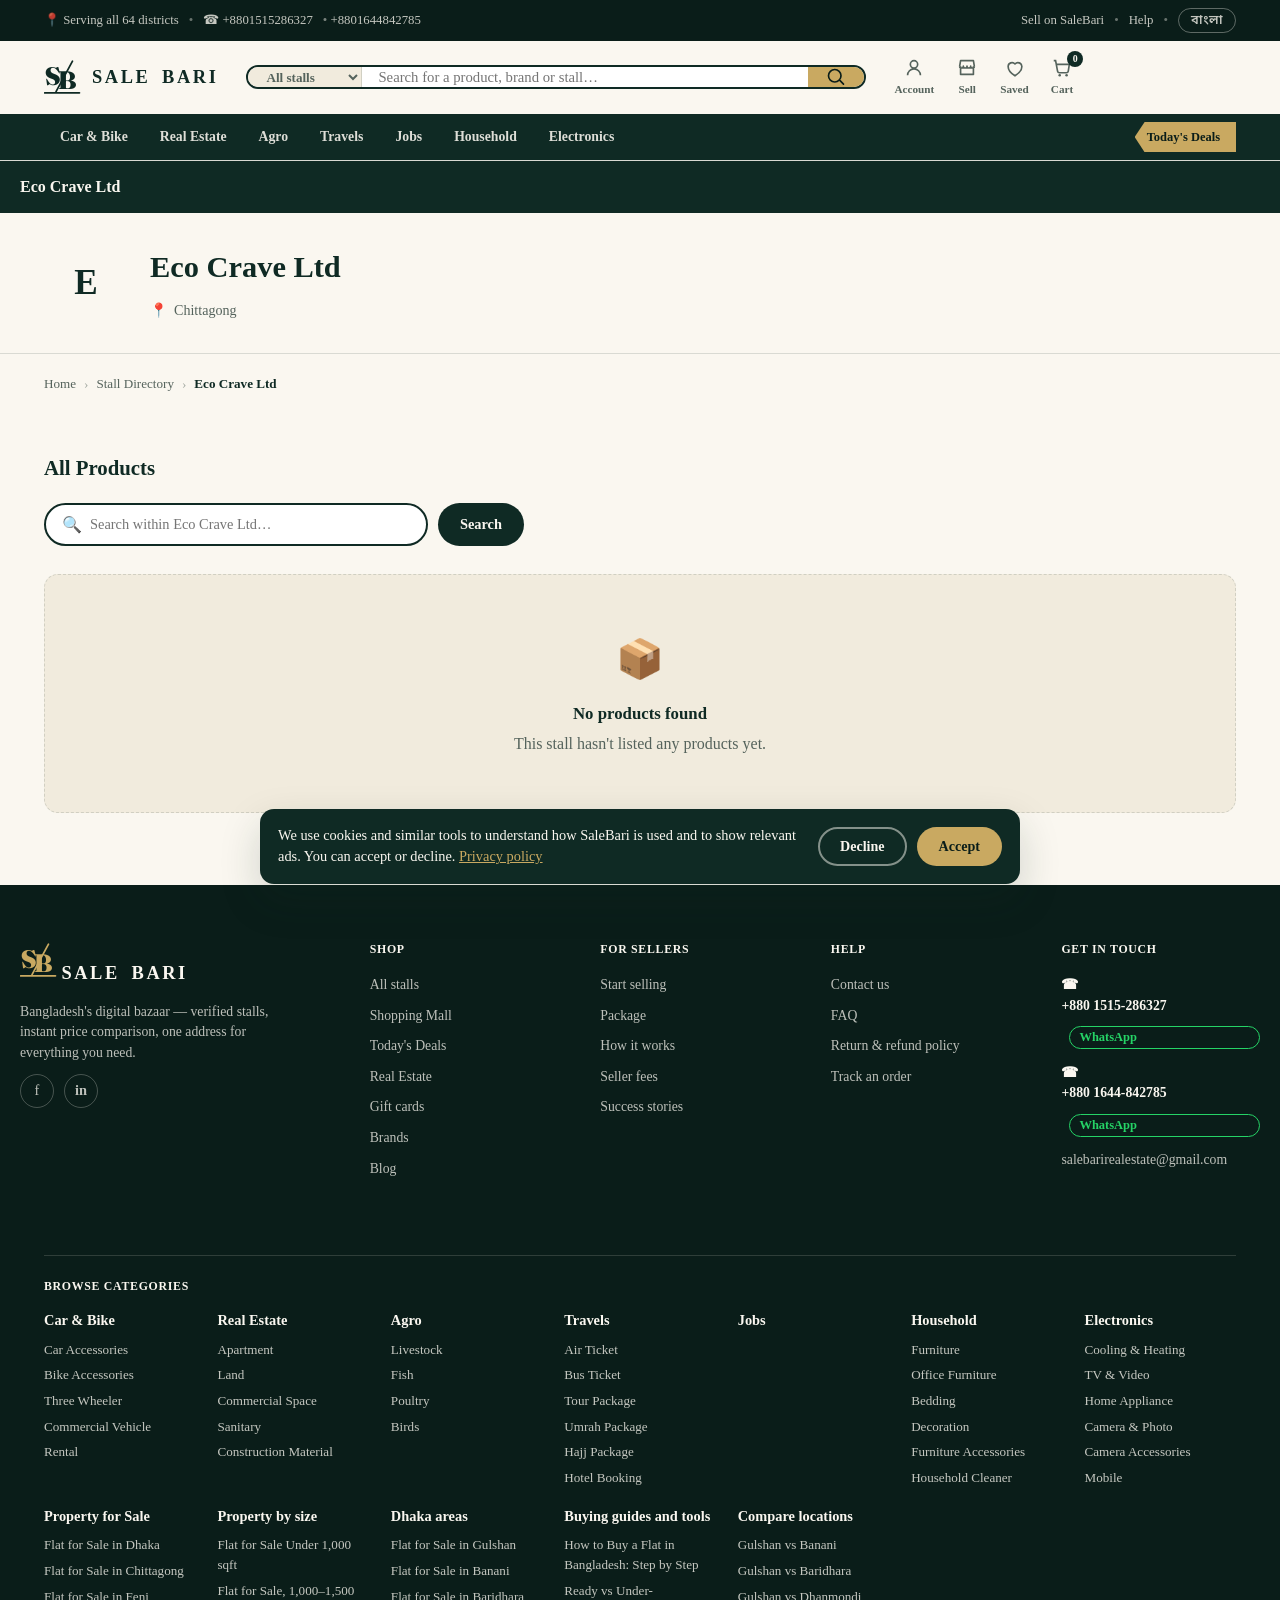
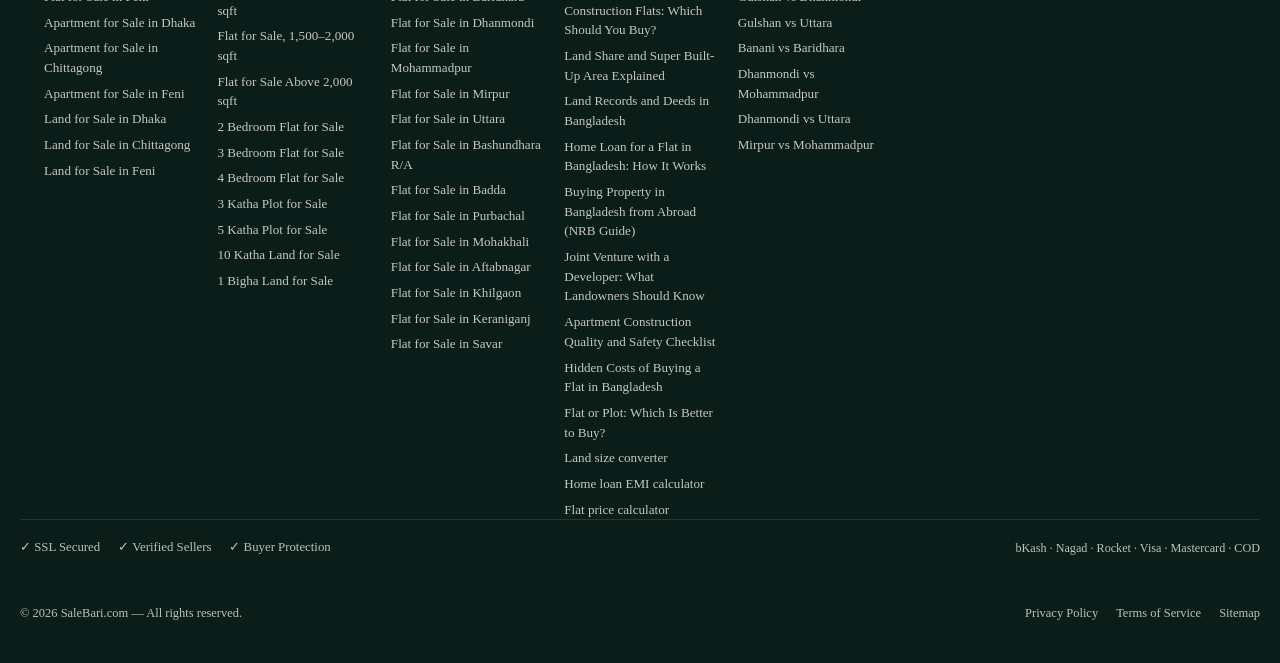
<file: stall/2/index.html>
<!DOCTYPE html>
<html lang="en">
<head>
<meta charset="UTF-8">
<meta name="robots" content="noindex,follow">
<meta name="viewport" content="width=device-width, initial-scale=1.0">
<title>Stall — SaleBari Seller</title>
<meta name="description" content="Visit this verified seller's stall on SaleBari, Bangladesh's digital bazaar.">
<link rel="icon" type="image/svg+xml" href="../../assets/favicon.svg">
<link rel="manifest" href="/manifest.webmanifest">
<link rel="apple-touch-icon" href="/assets/apple-touch-icon.png">
<link rel="preconnect" href="https://fonts.googleapis.com">
<link rel="preconnect" href="https://fonts.gstatic.com" crossorigin>
<link href="https://fonts.googleapis.com/css2?family=Fraunces:ital,opsz,wght@0,9..144,500;0,9..144,600;0,9..144,700;0,9..144,900;1,9..144,600&family=Noto+Sans+Bengali:wght@400;500;600;700;800&display=swap" rel="stylesheet">
<link rel="stylesheet" href="../../css/style.css?v=25">
</head>
<body>

<!-- ============ UTILITY BAR ============ -->
<div class="utility-bar">
  <div class="wrap utility-inner">
    <div class="utility-left">
      <span data-i18n="utility.location">📍 Serving all 64 districts</span>
      <span class="sep">•</span>
      <span data-i18n="utility.helpline">☎ +8801515286327</span><span class="util-num2">+8801644842785</span>
    </div>
    <div class="utility-right">
      <a href="../../sell/" data-i18n="utility.sell">Sell on SaleBari</a>
      <span class="sep">•</span>
      <a href="/help/" data-i18n="utility.help">Help</a>
      <span class="sep">•</span>
      <button type="button" id="langToggle" class="lang-toggle">বাংলা</button>
    </div>
  </div>
</div>

<!-- ============ HEADER ============ -->
<header class="site-header">
  <div class="wrap header-inner">
    <a href="../../index.html" class="logo">
      <svg class="logo-icon" viewBox="0 0 120 120" xmlns="http://www.w3.org/2000/svg" aria-hidden="true">
        <text x="2" y="86" font-family="Fraunces, Georgia, serif" font-weight="900" font-size="80" fill="currentColor">S</text>
        <text x="44" y="98" font-family="Fraunces, Georgia, serif" font-weight="900" font-size="80" fill="currentColor">B</text>
        <line x1="90" y1="10" x2="38" y2="106" stroke="currentColor" stroke-width="5.5" stroke-linecap="round"/>
        <line x1="2" y1="110" x2="112" y2="110" stroke="currentColor" stroke-width="5.5" stroke-linecap="round"/>
      </svg>
      <span class="logo-word">Sale Bari</span>
    </a>

    <form class="search-bar" role="search">
      <select class="search-scope" aria-label="Category">
        <option data-i18n="search.scope.all">All stalls</option>
        <option data-i18n="cat.realestate">Real Estate</option>
        <option data-i18n="cat.carbike">Car &amp; Bike</option>
        <option data-i18n="cat.agro">Agro</option>
        <option data-i18n="cat.travels">Travels</option>
        <option data-i18n="cat.jobs">Jobs</option>
        <option data-i18n="cat.household">Household</option>
        <option data-i18n="cat.electronics">Electronics</option>
      </select>
      <input type="search" placeholder="Search for a product, brand or stall…" aria-label="Search" data-i18n-placeholder="search.placeholder">
      <button type="submit" aria-label="Search">
        <svg viewBox="0 0 24 24" width="20" height="20"><path fill="none" stroke="currentColor" stroke-width="2" stroke-linecap="round" d="M10.5 18a7.5 7.5 0 1 1 0-15 7.5 7.5 0 0 1 0 15Zm6.4-1.6L21 20.5"/></svg>
      </button>
    </form>

    <div class="header-actions">
      <a href="../../account/" class="icon-link">
        <svg viewBox="0 0 24 24" width="22" height="22"><path fill="none" stroke="currentColor" stroke-width="1.8" d="M12 12a4 4 0 1 0 0-8 4 4 0 0 0 0 8Zm-7 8c0-3.9 3.1-7 7-7s7 3.1 7 7"/></svg>
        <span data-i18n="header.account">Account</span>
      </a>
      <a href="../../sell/" class="icon-link sell-link">
        <svg viewBox="0 0 24 24" width="22" height="22"><path fill="none" stroke="currentColor" stroke-width="1.8" stroke-linejoin="round" d="M4 10 5 4h14l1 6M4 10a2 2 0 0 0 4 0 2 2 0 0 0 4 0 2 2 0 0 0 4 0 2 2 0 0 0 4 0M5 10v9h14v-9"/></svg>
        <span data-i18n="header.sell">Sell</span>
      </a>
      <a href="../../wishlist/" class="icon-link wish-link" aria-label="Saved items">
        <svg viewBox="0 0 24 24" width="22" height="22"><path fill="none" stroke="currentColor" stroke-width="1.8" stroke-linejoin="round" d="M12 20.5s-7.5-4.6-7.5-10.2A4.3 4.3 0 0 1 12 7.6a4.3 4.3 0 0 1 7.5 2.7c0 5.6-7.5 10.2-7.5 10.2Z"/></svg>
        <span data-i18n="header.saved">Saved</span>
        <b class="cart-count wish-count" hidden>0</b>
      </a>
      <a href="../../index.html#cart" class="icon-link cart-link">
        <svg viewBox="0 0 24 24" width="22" height="22"><path fill="none" stroke="currentColor" stroke-width="1.8" d="M3 4h2l2.2 11.6a2 2 0 0 0 2 1.6h7.6a2 2 0 0 0 2-1.6L20 8H6"/><circle cx="9.5" cy="20" r="1.4" fill="currentColor"/><circle cx="17" cy="20" r="1.4" fill="currentColor"/></svg>
        <span data-i18n="header.cart">Cart</span>
        <b class="cart-count">0</b>
      </a>
      <button class="menu-toggle" aria-label="Toggle menu" aria-expanded="false">
        <span></span><span></span><span></span>
      </button>
    </div>
  </div>

  <nav class="category-nav" aria-label="Categories">
    <div class="wrap cat-nav-inner">
      <ul class="cat-list"><li class="has-mega"><a href="/car-bike/" data-i18n="cn.1">Car &amp; Bike</a><div class="mega mega-narrow"><div class="mega-col"><span class="mega-item"><a href="/car-bike/accessories/" data-i18n="cn.4">Car Accessories</a><div class="flyout"><a class="flyout-all" href="/car-bike/accessories/" data-i18n="allin.4">All in Car Accessories</a><a href="/car-bike/accessories/scratch-remover/" data-i18n="cn.18">Car Scratch Remover</a><a href="/car-bike/accessories/engine-oil/" data-i18n="cn.19">Engine Oil</a><a href="/car-bike/accessories/scanner/" data-i18n="cn.20">Car Scanner</a><a href="/car-bike/accessories/dashcam/" data-i18n="cn.21">DashCam</a></div></span><span class="mega-item"><a href="/car-bike/bike-accessories/" data-i18n="cn.5">Bike Accessories</a><div class="flyout"><a class="flyout-all" href="/car-bike/bike-accessories/" data-i18n="allin.5">All in Bike Accessories</a><a href="/car-bike/bike-accessories/motorcycle-helmet/" data-i18n="cn.22">Motorcycle Helmet</a><a href="/car-bike/bike-accessories/motorcycle-tyre/" data-i18n="cn.23">Motorcycle Tyre</a></div></span><span class="mega-item"><a href="/car-bike/three-wheeler/" data-i18n="cn.6">Three Wheeler</a><div class="flyout"><a class="flyout-all" href="/car-bike/three-wheeler/" data-i18n="allin.6">All in Three Wheeler</a><a href="/car-bike/three-wheeler/cng/" data-i18n="cn.24">CNG</a><a href="/car-bike/three-wheeler/auto-rickshaw/" data-i18n="cn.25">Auto Rickshaw</a></div></span><span class="mega-item"><a href="/car-bike/commercial-vehicle/" data-i18n="cn.7">Commercial Vehicle</a><div class="flyout"><a class="flyout-all" href="/car-bike/commercial-vehicle/" data-i18n="allin.7">All in Commercial Vehicle</a><a href="/car-bike/commercial-vehicle/boat/" data-i18n="cn.26">Boat</a><a href="/car-bike/commercial-vehicle/truck/" data-i18n="cn.27">Truck</a><a href="/car-bike/commercial-vehicle/tractor/" data-i18n="cn.28">Tractor</a><a href="/car-bike/commercial-vehicle/bus/" data-i18n="cn.29">Bus</a></div></span><span class="mega-item"><a href="/car-bike/rental/" data-i18n="cn.8">Rental</a><div class="flyout"><a class="flyout-all" href="/car-bike/rental/" data-i18n="allin.8">All in Rental</a><a href="/car-bike/rental/pickup-rental/" data-i18n="cn.30">Pickup Rental</a><a href="/car-bike/rental/ambulance-service/" data-i18n="cn.31">Ambulance Service</a></div></span></div></div></li><li class="has-mega"><a href="/real-estate/" data-i18n="cn.2">Real Estate</a><div class="mega mega-narrow"><div class="mega-col"><a href="/real-estate/apartment/" data-i18n="cn.9">Apartment</a><a href="/real-estate/land/" data-i18n="cn.10">Land</a><a href="/real-estate/commercial-space/" data-i18n="cn.11">Commercial Space</a><span class="mega-item"><a href="/real-estate/sanitary/" data-i18n="cn.12">Sanitary</a><div class="flyout"><a class="flyout-all" href="/real-estate/sanitary/" data-i18n="allin.12">All in Sanitary</a><a href="/real-estate/sanitary/commode/" data-i18n="cn.32">Commode</a><a href="/real-estate/sanitary/basin/" data-i18n="cn.33">Basin</a><a href="/real-estate/sanitary/water-tap/" data-i18n="cn.34">Water Tap</a></div></span><span class="mega-item"><a href="/real-estate/construction-material/" data-i18n="cn.13">Construction Material</a><div class="flyout"><a class="flyout-all" href="/real-estate/construction-material/" data-i18n="allin.13">All in Construction Material</a><a href="/real-estate/construction-material/cement/" data-i18n="cn.35">Cement</a><a href="/real-estate/construction-material/sand/" data-i18n="cn.36">Sand</a><a href="/real-estate/construction-material/stone/" data-i18n="cn.37">Stone</a><a href="/real-estate/construction-material/brick/" data-i18n="cn.38">Brick</a><a href="/real-estate/construction-material/rod/" data-i18n="cn.39">Rod</a><a href="/real-estate/construction-material/equipment/" data-i18n="cn.40">Construction Equipment</a></div></span></div></div></li><li class="has-mega"><a href="/agro/" data-i18n="cn.3">Agro</a><div class="mega mega-narrow"><div class="mega-col"><span class="mega-item"><a href="/agro/livestock/" data-i18n="cn.14">Livestock</a><div class="flyout"><a class="flyout-all" href="/agro/livestock/" data-i18n="allin.14">All in Livestock</a><a href="/agro/livestock/cow/" data-i18n="cn.41">Cow</a><a href="/agro/livestock/goat/" data-i18n="cn.42">Goat</a><a href="/agro/livestock/buffalo/" data-i18n="cn.43">Buffalo</a></div></span><span class="mega-item"><a href="/agro/fish/" data-i18n="cn.15">Fish</a><div class="flyout"><a class="flyout-all" href="/agro/fish/" data-i18n="allin.15">All in Fish</a><a href="/agro/fish/rui/" data-i18n="cn.44">Rui</a><a href="/agro/fish/katla/" data-i18n="cn.45">Katla</a><a href="/agro/fish/tilapia/" data-i18n="cn.46">Tilapia</a><a href="/agro/fish/pangas/" data-i18n="cn.47">Pangas</a><a href="/agro/fish/other-fish/" data-i18n="cn.48">Other Fish</a></div></span><span class="mega-item"><a href="/agro/poultry/" data-i18n="cn.16">Poultry</a><div class="flyout"><a class="flyout-all" href="/agro/poultry/" data-i18n="allin.16">All in Poultry</a><a href="/agro/poultry/chicken/" data-i18n="cn.49">Chicken</a><a href="/agro/poultry/duck/" data-i18n="cn.50">Duck</a></div></span><span class="mega-item"><a href="/agro/birds/" data-i18n="cn.17">Birds</a><div class="flyout"><a class="flyout-all" href="/agro/birds/" data-i18n="allin.17">All in Birds</a><a href="/agro/birds/pigeon/" data-i18n="cn.51">Pigeon</a><a href="/agro/birds/other-permitted-birds/" data-i18n="cn.52">Other Permitted Birds</a></div></span></div></div></li><li class="has-mega"><a href="/travels/" data-i18n="cn.53">Travels</a><div class="mega mega-narrow"><div class="mega-col"><a href="/travels/air-ticket/" data-i18n="cn.54">Air Ticket</a><a href="/travels/bus-ticket/" data-i18n="cn.55">Bus Ticket</a><a href="/travels/tour-package/" data-i18n="cn.56">Tour Package</a><a href="/travels/umrah-package/" data-i18n="cn.57">Umrah Package</a><a href="/travels/hajj-package/" data-i18n="cn.58">Hajj Package</a><a href="/travels/hotel-booking/" data-i18n="cn.59">Hotel Booking</a><a href="/travels/visa-processing/" data-i18n="cn.60">Visa Processing</a><span class="mega-item"><a href="/travels/doctor-appointment/" data-i18n="cn.61">Doctor Appointment</a><div class="flyout"><a class="flyout-all" href="/travels/doctor-appointment/" data-i18n="allin.61">All in Doctor Appointment</a><a href="/travels/doctor-appointment/indian-doctor-appointment/" data-i18n="cn.62">Indian Doctor Appointment</a></div></span><a href="/travels/train-ticket/" data-i18n="cn.63">Train Ticket</a><a href="/travels/saint-martin-ship-ticket/" data-i18n="cn.64">Saint Martin Ship Ticket</a></div></div></li><li><a href="/jobs/" data-i18n="cn.65">Jobs</a></li><li class="has-mega"><a href="/household/" data-i18n="cn.66">Household</a><div class="mega mega-narrow"><div class="mega-col"><span class="mega-item"><a href="/household/furniture/" data-i18n="cn.67">Furniture</a><div class="flyout"><a class="flyout-all" href="/household/furniture/" data-i18n="allin.67">All in Furniture</a><a href="/household/furniture/bed/" data-i18n="cn.68">Bed</a><a href="/household/furniture/bedside-table/" data-i18n="cn.69">Bedside Table</a><a href="/household/furniture/air-bed/" data-i18n="cn.70">Air Bed</a><a href="/household/furniture/dining-table/" data-i18n="cn.71">Dining Table</a><a href="/household/furniture/dining-chair/" data-i18n="cn.72">Dining Chair</a><a href="/household/furniture/sofa-set/" data-i18n="cn.73">Sofa Set</a><a href="/household/furniture/center-table/" data-i18n="cn.74">Center Table</a><a href="/household/furniture/divan/" data-i18n="cn.75">Divan</a><a href="/household/furniture/dressing-table/" data-i18n="cn.76">Dressing Table</a><a href="/household/furniture/showcase/" data-i18n="cn.77">Showcase</a><a href="/household/furniture/shelf/" data-i18n="cn.78">Shelf</a><a href="/household/furniture/wardrobe/" data-i18n="cn.79">Wardrobe</a><a href="/household/furniture/almirah/" data-i18n="cn.80">Almirah</a><a href="/household/furniture/trolley/" data-i18n="cn.81">Trolley</a><a href="/household/furniture/stool/" data-i18n="cn.82">Stool</a><a href="/household/furniture/furniture-set/" data-i18n="cn.83">Furniture Set</a><a href="/household/furniture/kitchen-furniture/" data-i18n="cn.84">Kitchen Furniture</a><a href="/household/furniture/shoe-rack/" data-i18n="cn.85">Shoe Rack</a></div></span><span class="mega-item"><a href="/household/office-furniture/" data-i18n="cn.86">Office Furniture</a><div class="flyout"><a class="flyout-all" href="/household/office-furniture/" data-i18n="allin.86">All in Office Furniture</a><a href="/household/office-furniture/office-table/" data-i18n="cn.87">Office Table</a><a href="/household/office-furniture/chair/" data-i18n="cn.88">Chair</a><a href="/household/office-furniture/display-rack/" data-i18n="cn.89">Display Rack</a></div></span><span class="mega-item"><a href="/household/bedding/" data-i18n="cn.90">Bedding</a><div class="flyout"><a class="flyout-all" href="/household/bedding/" data-i18n="allin.90">All in Bedding</a><a href="/household/bedding/bed-sheet/" data-i18n="cn.91">Bed Sheet</a><a href="/household/bedding/mosquito-net/" data-i18n="cn.92">Mosquito Net</a><a href="/household/bedding/mattress/" data-i18n="cn.93">Mattress</a><a href="/household/bedding/pillow/" data-i18n="cn.94">Pillow</a><a href="/household/bedding/cushion/" data-i18n="cn.95">Cushion</a><a href="/household/bedding/sofa-foam/" data-i18n="cn.96">Sofa Foam</a><a href="/household/bedding/blanket/" data-i18n="cn.97">Blanket</a></div></span><span class="mega-item"><a href="/household/decoration/" data-i18n="cn.98">Decoration</a><div class="flyout"><a class="flyout-all" href="/household/decoration/" data-i18n="allin.98">All in Decoration</a><a href="/household/decoration/curtain/" data-i18n="cn.99">Curtain</a><a href="/household/decoration/floor-mat/" data-i18n="cn.100">Floor Mat</a><a href="/household/decoration/interior-design/" data-i18n="cn.101">Interior Design</a><a href="/household/decoration/showpiece/" data-i18n="cn.102">Showpiece</a><a href="/household/decoration/mirror/" data-i18n="cn.103">Mirror</a><a href="/household/decoration/door/" data-i18n="cn.104">Door</a><a href="/household/decoration/tiles/" data-i18n="cn.105">Tiles</a><a href="/household/decoration/decor-accessories/" data-i18n="cn.106">Decor Accessories</a><a href="/household/decoration/organizer/" data-i18n="cn.107">Organizer</a></div></span><a href="/household/furniture-accessories/" data-i18n="cn.108">Furniture Accessories</a><span class="mega-item"><a href="/household/cleaner/" data-i18n="cn.109">Household Cleaner</a><div class="flyout"><a class="flyout-all" href="/household/cleaner/" data-i18n="allin.109">All in Household Cleaner</a><a href="/household/cleaner/mop/" data-i18n="cn.110">Mop</a><a href="/household/cleaner/hose-pipe/" data-i18n="cn.111">Hose Pipe</a><a href="/household/cleaner/floor-cleaner/" data-i18n="cn.112">Floor Cleaner</a><a href="/household/cleaner/glass-cleaner/" data-i18n="cn.113">Glass Cleaner</a><a href="/household/cleaner/air-freshener/" data-i18n="cn.114">Air Freshener</a><a href="/household/cleaner/basket/" data-i18n="cn.115">Basket</a></div></span><span class="mega-item"><a href="/household/pest-control/" data-i18n="cn.116">Pest Control</a><div class="flyout"><a class="flyout-all" href="/household/pest-control/" data-i18n="allin.116">All in Pest Control</a><a href="/household/pest-control/mosquito-killer/" data-i18n="cn.117">Mosquito Killer</a><a href="/household/pest-control/pest-control-service/" data-i18n="cn.118">Pest Control Service</a></div></span><span class="mega-item"><a href="/household/kitchenware/" data-i18n="cn.119">Kitchenware</a><div class="flyout"><a class="flyout-all" href="/household/kitchenware/" data-i18n="allin.119">All in Kitchenware</a><a href="/household/kitchenware/crockeries/" data-i18n="cn.120">Crockeries</a><a href="/household/kitchenware/vegetable-cutter/" data-i18n="cn.121">Vegetable Cutter</a><a href="/household/kitchenware/fry-pan/" data-i18n="cn.122">Fry Pan</a><a href="/household/kitchenware/korai/" data-i18n="cn.123">Korai</a><a href="/household/kitchenware/pressure-cooker/" data-i18n="cn.124">Pressure Cooker</a><a href="/household/kitchenware/cup-mug/" data-i18n="cn.125">Cup &amp; Mug</a><a href="/household/kitchenware/water-bottle/" data-i18n="cn.126">Water Bottle</a><a href="/household/kitchenware/kitchen-knife/" data-i18n="cn.127">Kitchen Knife</a></div></span><span class="mega-item"><a href="/household/stationery-craft/" data-i18n="cn.128">Stationery &amp; Craft</a><div class="flyout"><a class="flyout-all" href="/household/stationery-craft/" data-i18n="allin.128">All in Stationery &amp; Craft</a><a href="/household/stationery-craft/paper-notebook/" data-i18n="cn.129">Paper Notebook</a><a href="/household/stationery-craft/wrapping-paper/" data-i18n="cn.130">Wrapping Paper</a><a href="/household/stationery-craft/stapler/" data-i18n="cn.131">Stapler</a><a href="/household/stationery-craft/scotch-tape/" data-i18n="cn.132">Scotch Tape</a><a href="/household/stationery-craft/pen/" data-i18n="cn.133">Pen</a><a href="/household/stationery-craft/measuring-tape/" data-i18n="cn.134">Measuring Tape</a></div></span><span class="mega-item"><a href="/household/bathroom-accessories/" data-i18n="cn.135">Bathroom Accessories</a><div class="flyout"><a class="flyout-all" href="/household/bathroom-accessories/" data-i18n="allin.135">All in Bathroom Accessories</a><a href="/household/bathroom-accessories/toilet-seat/" data-i18n="cn.136">Toilet Seat</a></div></span></div></div></li><li class="has-mega"><a href="/electronics/" data-i18n="cn.137">Electronics</a><div class="mega mega-narrow"><div class="mega-col"><span class="mega-item"><a href="/electronics/cooling-heating/" data-i18n="cn.138">Cooling &amp; Heating</a><div class="flyout"><a class="flyout-all" href="/electronics/cooling-heating/" data-i18n="allin.138">All in Cooling &amp; Heating</a><a href="/electronics/cooling-heating/air-conditioner/" data-i18n="cn.139">Air Conditioner</a><a href="/electronics/cooling-heating/ac-ton-calculator/" data-i18n="cn.140">AC Ton Calculator</a><a href="/electronics/cooling-heating/ac-bill-calculator/" data-i18n="cn.141">AC Bill Calculator</a><a href="/electronics/cooling-heating/ac-accessories/" data-i18n="cn.142">AC Accessories</a><a href="/electronics/cooling-heating/air-curtain/" data-i18n="cn.143">Air Curtain</a><a href="/electronics/cooling-heating/air-cooler/" data-i18n="cn.144">Air Cooler</a><a href="/electronics/cooling-heating/room-heater/" data-i18n="cn.145">Room Heater</a><a href="/electronics/cooling-heating/fan/" data-i18n="cn.146">Fan</a><a href="/electronics/cooling-heating/air-purifier/" data-i18n="cn.147">Air Purifier</a><a href="/electronics/cooling-heating/humidifier/" data-i18n="cn.148">Humidifier</a><a href="/electronics/cooling-heating/dehumidifier/" data-i18n="cn.149">Dehumidifier</a><a href="/electronics/cooling-heating/water-heater-geyser/" data-i18n="cn.150">Water Heater &amp; Geyser</a></div></span><span class="mega-item"><a href="/electronics/tv-video/" data-i18n="cn.151">TV &amp; Video</a><div class="flyout"><a class="flyout-all" href="/electronics/tv-video/" data-i18n="allin.151">All in TV &amp; Video</a><a href="/electronics/tv-video/television/" data-i18n="cn.152">Television</a><a href="/electronics/tv-video/size-calculator/" data-i18n="cn.153">TV Size Calculator</a><a href="/electronics/tv-video/android-tv-box/" data-i18n="cn.154">Android TV Box</a><a href="/electronics/tv-video/air-mouse/" data-i18n="cn.155">Air Mouse</a><a href="/electronics/tv-video/wireless-display-adapter/" data-i18n="cn.156">Wireless Display Adapter</a><a href="/electronics/tv-video/3d-glass/" data-i18n="cn.157">3D Glass</a><a href="/electronics/tv-video/satellite-dish/" data-i18n="cn.158">Satellite Dish</a><a href="/electronics/tv-video/accessories/" data-i18n="cn.159">TV Accessories</a><a href="/electronics/tv-video/remote/" data-i18n="cn.160">TV Remote</a><a href="/electronics/tv-video/bracket/" data-i18n="cn.161">TV Bracket</a><a href="/electronics/tv-video/game-console/" data-i18n="cn.162">Game Console</a><a href="/electronics/tv-video/game-controller/" data-i18n="cn.163">Game Controller</a><a href="/electronics/tv-video/game-accessories/" data-i18n="cn.164">Game Accessories</a><a href="/electronics/tv-video/repair-service/" data-i18n="cn.165">TV Repair Service</a></div></span><span class="mega-item"><a href="/electronics/home-appliance/" data-i18n="cn.166">Home Appliance</a><div class="flyout"><a class="flyout-all" href="/electronics/home-appliance/" data-i18n="allin.166">All in Home Appliance</a><a href="/electronics/home-appliance/water-filter/" data-i18n="cn.167">Water Filter</a><a href="/electronics/home-appliance/filter-accessories/" data-i18n="cn.168">Filter Accessories</a><a href="/electronics/home-appliance/electric-chula/" data-i18n="cn.169">Electric Chula</a><a href="/electronics/home-appliance/dishwasher/" data-i18n="cn.170">Dishwasher</a><a href="/electronics/home-appliance/refrigerator/" data-i18n="cn.171">Refrigerator</a><a href="/electronics/home-appliance/washing-machine/" data-i18n="cn.172">Washing Machine</a><a href="/electronics/home-appliance/microwave-oven/" data-i18n="cn.173">Microwave Oven</a><a href="/electronics/home-appliance/blender/" data-i18n="cn.174">Blender</a><a href="/electronics/home-appliance/air-diffuser/" data-i18n="cn.175">Air Diffuser</a><a href="/electronics/home-appliance/air-fryer/" data-i18n="cn.176">Air Fryer</a><a href="/electronics/home-appliance/food-dehydrator/" data-i18n="cn.177">Food Dehydrator</a><a href="/electronics/home-appliance/coffee-machine/" data-i18n="cn.178">Coffee Machine</a><a href="/electronics/home-appliance/toaster/" data-i18n="cn.179">Toaster</a><a href="/electronics/home-appliance/iron/" data-i18n="cn.180">Iron</a><a href="/electronics/home-appliance/food-maker/" data-i18n="cn.181">Food Maker</a><a href="/electronics/home-appliance/electric-kettle/" data-i18n="cn.182">Electric Kettle</a><a href="/electronics/home-appliance/vacuum-cleaner/" data-i18n="cn.183">Vacuum Cleaner</a><a href="/electronics/home-appliance/rice-cooker/" data-i18n="cn.184">Rice Cooker</a><a href="/electronics/home-appliance/thermos-container/" data-i18n="cn.185">Thermos Container</a><a href="/electronics/home-appliance/sewing-machine/" data-i18n="cn.186">Sewing Machine</a><a href="/electronics/home-appliance/dispenser/" data-i18n="cn.187">Dispenser</a><a href="/electronics/home-appliance/gas-stove/" data-i18n="cn.188">Gas Stove</a><a href="/electronics/home-appliance/kitchen-hood/" data-i18n="cn.189">Kitchen Hood</a><a href="/electronics/home-appliance/roti-maker/" data-i18n="cn.190">Roti Maker</a><a href="/electronics/home-appliance/barbeque-grill/" data-i18n="cn.191">Barbeque Grill</a><a href="/electronics/home-appliance/bathroom-supplies/" data-i18n="cn.192">Bathroom Supplies</a><a href="/electronics/home-appliance/kitchen-storage/" data-i18n="cn.193">Kitchen Storage</a></div></span><span class="mega-item"><a href="/electronics/camera-photo/" data-i18n="cn.194">Camera &amp; Photo</a><div class="flyout"><a class="flyout-all" href="/electronics/camera-photo/" data-i18n="allin.194">All in Camera &amp; Photo</a><a href="/electronics/camera-photo/drone/" data-i18n="cn.195">Drone</a><a href="/electronics/camera-photo/digital-camera/" data-i18n="cn.196">Digital Camera</a><a href="/electronics/camera-photo/dslr/" data-i18n="cn.197">DSLR</a><a href="/electronics/camera-photo/action-camera/" data-i18n="cn.198">Action Camera</a><a href="/electronics/camera-photo/mirrorless-camera/" data-i18n="cn.199">Mirrorless Camera</a><a href="/electronics/camera-photo/instant-camera/" data-i18n="cn.200">Instant Camera</a><a href="/electronics/camera-photo/video-camera/" data-i18n="cn.201">Video Camera</a><a href="/electronics/camera-photo/digital-photo-frame/" data-i18n="cn.202">Digital Photo Frame</a><a href="/electronics/camera-photo/binocular/" data-i18n="cn.203">Binocular</a><a href="/electronics/camera-photo/telescope/" data-i18n="cn.204">Telescope</a></div></span><span class="mega-item"><a href="/electronics/camera-accessories/" data-i18n="cn.205">Camera Accessories</a><div class="flyout"><a class="flyout-all" href="/electronics/camera-accessories/" data-i18n="allin.205">All in Camera Accessories</a><a href="/electronics/camera-accessories/lens/" data-i18n="cn.206">Camera Lens</a><a href="/electronics/camera-accessories/flash/" data-i18n="cn.207">Camera Flash</a><a href="/electronics/camera-accessories/studio-light/" data-i18n="cn.208">Studio Light</a><a href="/electronics/camera-accessories/battery/" data-i18n="cn.209">Camera Battery</a><a href="/electronics/camera-accessories/charger/" data-i18n="cn.210">Camera Charger</a><a href="/electronics/camera-accessories/memory-card/" data-i18n="cn.211">Memory Card</a><a href="/electronics/camera-accessories/tripod/" data-i18n="cn.212">Camera Tripod</a><a href="/electronics/camera-accessories/lens-cleaning-kit/" data-i18n="cn.213">Lens Cleaning Kit</a><a href="/electronics/camera-accessories/bag/" data-i18n="cn.214">Camera Bag</a><a href="/electronics/camera-accessories/lens-hood/" data-i18n="cn.215">Lens Hood</a></div></span><a href="/electronics/mobile/" data-i18n="cn.216">Mobile</a><span class="mega-item"><a href="/electronics/mobile-accessories/" data-i18n="cn.217">Mobile Accessories</a><div class="flyout"><a class="flyout-all" href="/electronics/mobile-accessories/" data-i18n="allin.217">All in Mobile Accessories</a><a href="/electronics/mobile-accessories/power-bank/" data-i18n="cn.218">Power Bank</a><a href="/electronics/mobile-accessories/battery/" data-i18n="cn.219">Mobile Battery</a><a href="/electronics/mobile-accessories/data-cable/" data-i18n="cn.220">Data Cable</a><a href="/electronics/mobile-accessories/phone-charger/" data-i18n="cn.221">Mobile Phone Charger</a><a href="/electronics/mobile-accessories/wireless-charger/" data-i18n="cn.222">Wireless Charger</a><a href="/electronics/mobile-accessories/car-charger/" data-i18n="cn.223">Car Charger</a><a href="/electronics/mobile-accessories/selfie-stick/" data-i18n="cn.224">Selfie Stick</a><a href="/electronics/mobile-accessories/phone-cover/" data-i18n="cn.225">Mobile Phone Cover</a><a href="/electronics/mobile-accessories/phone-camera-lens/" data-i18n="cn.226">Mobile Phone Camera Lens</a><a href="/electronics/mobile-accessories/signal-booster/" data-i18n="cn.227">Mobile Signal Booster</a><a href="/electronics/mobile-accessories/holder/" data-i18n="cn.228">Mobile Holder</a><a href="/electronics/mobile-accessories/screen-protector/" data-i18n="cn.229">Screen Protector</a><a href="/electronics/mobile-accessories/vr-box/" data-i18n="cn.230">VR Box</a><a href="/electronics/mobile-accessories/other-accessories/" data-i18n="cn.231">Other Accessories</a></div></span><span class="mega-item"><a href="/electronics/telephony/" data-i18n="cn.232">Telephony</a><div class="flyout"><a class="flyout-all" href="/electronics/telephony/" data-i18n="allin.232">All in Telephony</a><a href="/electronics/telephony/telephone-set/" data-i18n="cn.233">Telephone Set</a><a href="/electronics/telephony/ip-phone/" data-i18n="cn.234">IP Phone</a><a href="/electronics/telephony/pabx-system/" data-i18n="cn.235">PABX System</a><a href="/electronics/telephony/fax-machine/" data-i18n="cn.236">Fax Machine</a><a href="/electronics/telephony/telephone-accessories/" data-i18n="cn.237">Telephone Accessories</a><a href="/electronics/telephony/walkie-talkie/" data-i18n="cn.238">Walkie Talkie</a></div></span><a href="/electronics/home-stage-audio/" data-i18n="cn.239">Home &amp; Stage Audio</a><span class="mega-item"><a href="/electronics/portable-media/" data-i18n="cn.240">Portable Media</a><div class="flyout"><a class="flyout-all" href="/electronics/portable-media/" data-i18n="allin.240">All in Portable Media</a><a href="/electronics/portable-media/voice-recorder/" data-i18n="cn.241">Voice Recorder</a><a href="/electronics/portable-media/ebook-reader/" data-i18n="cn.242">Ebook Reader</a><a href="/electronics/portable-media/digital-dictionary/" data-i18n="cn.243">Digital Dictionary</a><a href="/electronics/portable-media/hdmi-splitter/" data-i18n="cn.244">HDMI Splitter</a><a href="/electronics/portable-media/mp3-player/" data-i18n="cn.245">MP3 Player</a><a href="/electronics/portable-media/ipod-player/" data-i18n="cn.246">iPod Player</a><a href="/electronics/portable-media/calculator/" data-i18n="cn.247">Calculator</a></div></span><a href="/electronics/radio/" data-i18n="cn.248">Radio</a></div></div></li></ul>
      <a class="deals-tag" href="../../index.html#deals" data-i18n="deals.tag">Today's Deals</a>
    </div>
  </nav>
</header>

<!-- ============ STALL DETAIL ============ -->
<div class="stall-hero no-banner">
  <div class="wrap stall-hero-info-bar">
    <span class="stall-hero-info-name" id="heroName"></span>
    <span class="vbadge-lg vbadge-optional" data-i18n="vbadge.nid" title="NID Verified">✓</span>
  </div>
</div>

<section class="stall-detail-identity">
  <div class="wrap stall-identity-card">
    <div class="stall-identity-logo" id="identityLogo" aria-hidden="true"></div>
    <div class="stall-identity-info">
      <div class="stall-identity-name-row">
        <h1 class="stall-identity-name" id="identityName"></h1>
        <span class="vbadge-lg vbadge-optional" data-i18n="vbadge.nid" title="NID Verified">✓</span>
      </div>
      <div class="stall-identity-meta">
        <span class="stall-identity-meta-item">📍 <span id="identityDistrict"></span></span>
      </div>
    </div>
  </div>
</section>

<div class="wrap">
  <nav class="breadcrumb" aria-label="Breadcrumb" style="margin-top:20px;">
    <a href="../../index.html" data-i18n="nav.home">Home</a>
    <span class="breadcrumb-sep">›</span>
    <a href="../list/" data-i18n="stall.directory">Stall Directory</a>
    <span class="breadcrumb-sep">›</span>
    <span class="breadcrumb-current" id="breadcrumbCurrent"></span>
  </nav>
</div>

<div class="stall-detail-body">
  <div class="wrap">
    <section class="stall-products">
      <div class="stall-section-header">
        <h2 class="stall-section-title" data-i18n="stall.allProducts">All Products</h2>
      </div>
      <form class="stall-products-toolbar" onsubmit="return false;">
        <div class="stall-products-search">
          <span aria-hidden="true">🔍</span>
          <input type="search" id="stallSearchInput" aria-label="Search products from this stall">
        </div>
        <button type="submit" class="stall-products-submit">
          <span data-i18n="stall.searchBtn">Search</span>
        </button>
      </form>
      <div class="stall-empty">
        <div class="stall-empty-icon">📦</div>
        <p class="stall-empty-title" data-i18n="stall.noProductsTitle">No products found</p>
        <p class="stall-empty-msg" data-i18n="stall.noProductsMsg">This stall hasn't listed any products yet.</p>
      </div>
    </section>
  </div>
</div>

<!-- ============ FOOTER ============ -->
<footer class="site-footer">
  <div class="wrap footer-inner">
    <div class="footer-col footer-brand">
      <a href="../../index.html" class="logo logo-footer">
        <svg class="logo-icon" viewBox="0 0 120 120" xmlns="http://www.w3.org/2000/svg" aria-hidden="true">
          <text x="2" y="86" font-family="Fraunces, Georgia, serif" font-weight="900" font-size="80" fill="currentColor">S</text>
          <text x="44" y="98" font-family="Fraunces, Georgia, serif" font-weight="900" font-size="80" fill="currentColor">B</text>
          <line x1="90" y1="10" x2="38" y2="106" stroke="currentColor" stroke-width="5.5" stroke-linecap="round"/>
          <line x1="2" y1="110" x2="112" y2="110" stroke="currentColor" stroke-width="5.5" stroke-linecap="round"/>
        </svg>
        <span class="logo-word">Sale Bari</span>
      </a>
      <p data-i18n="footer.brandDesc">Bangladesh's digital bazaar — verified stalls, instant price comparison, one address for everything you need.</p>
      <div class="social-row">
        <a href="https://www.facebook.com/thesalebari" target="_blank" rel="noopener" aria-label="SaleBari on Facebook" title="Facebook">f</a>
        <a href="https://www.linkedin.com/company/sale-bari/" target="_blank" rel="noopener" aria-label="SaleBari on LinkedIn" title="LinkedIn"><b>in</b></a>
      </div>
    </div>
    <div class="footer-col">
      <h4 data-i18n="footer.shop">Shop</h4>
      <a href="../list/" data-i18n="footer.allStalls">All stalls</a>
      <a href="../../market/list/" data-i18n="footer.shoppingMall">Shopping Mall</a>
      <a href="../../index.html#deals" data-i18n="deals.tag">Today's Deals</a>
      <a href="/real-estate/" data-i18n="cat.realestate">Real Estate</a>
      <a href="#" data-i18n="footer.giftCards">Gift cards</a>
      <a href="../../brand/list/" data-i18n="footer.brands">Brands</a>
      <a href="../../blog.php" data-i18n="footer.blog">Blog</a>
    </div>
    <div class="footer-col">
      <h4 data-i18n="footer.forSellers">For Sellers</h4>
      <a href="../../sell/" data-i18n="footer.startSelling">Start selling</a>
      <a href="../../package.html" data-i18n="footer.package">Package</a>
      <a href="/help/#how-it-works" data-i18n="footer.howItWorks">How it works</a>
      <a href="/package.html" data-i18n="footer.sellerFees">Seller fees</a>
      <a href="/success-stories/" data-i18n="footer.successStories">Success stories</a>
    </div>
    <div class="footer-col">
      <h4 data-i18n="utility.help">Help</h4>
      <a href="/help/#contact" data-i18n="footer.contactUs">Contact us</a>
      <a href="/help/#faq" data-i18n="footer.faq">FAQ</a>
      <a href="/return-and-refund-policy/" data-i18n="footer.returnPolicy">Return &amp; refund policy</a>
      <a href="/track-order/" data-i18n="footer.trackOrder">Track an order</a>
    </div>
    <div class="footer-col">
      <h4 data-i18n="footer.getInTouch">Get in touch</h4>
      <p class="footer-phone">☎ <a href="tel:+8801515286327">+880 1515-286327</a> <a class="ft-wa" href="https://wa.me/8801515286327" target="_blank" rel="noopener">WhatsApp</a></p>
      <p class="footer-phone">☎ <a href="tel:+8801644842785">+880 1644-842785</a> <a class="ft-wa" href="https://wa.me/8801644842785" target="_blank" rel="noopener">WhatsApp</a></p>
      <p>salebarirealestate@gmail.com</p>
    </div>
  </div>

  <div class="wrap"><div class="footer-cats"><h4 data-i18n="footer.browseCats">Browse categories</h4><div class="footer-cats-grid"><div class="footer-cat-col"><a class="footer-cat-head" href="/car-bike/" data-i18n="cn.1">Car &amp; Bike</a><a href="/car-bike/accessories/" data-i18n="cn.4">Car Accessories</a><a href="/car-bike/bike-accessories/" data-i18n="cn.5">Bike Accessories</a><a href="/car-bike/three-wheeler/" data-i18n="cn.6">Three Wheeler</a><a href="/car-bike/commercial-vehicle/" data-i18n="cn.7">Commercial Vehicle</a><a href="/car-bike/rental/" data-i18n="cn.8">Rental</a></div><div class="footer-cat-col"><a class="footer-cat-head" href="/real-estate/" data-i18n="cn.2">Real Estate</a><a href="/real-estate/apartment/" data-i18n="cn.9">Apartment</a><a href="/real-estate/land/" data-i18n="cn.10">Land</a><a href="/real-estate/commercial-space/" data-i18n="cn.11">Commercial Space</a><a href="/real-estate/sanitary/" data-i18n="cn.12">Sanitary</a><a href="/real-estate/construction-material/" data-i18n="cn.13">Construction Material</a></div><div class="footer-cat-col"><a class="footer-cat-head" href="/agro/" data-i18n="cn.3">Agro</a><a href="/agro/livestock/" data-i18n="cn.14">Livestock</a><a href="/agro/fish/" data-i18n="cn.15">Fish</a><a href="/agro/poultry/" data-i18n="cn.16">Poultry</a><a href="/agro/birds/" data-i18n="cn.17">Birds</a></div><div class="footer-cat-col"><a class="footer-cat-head" href="/travels/" data-i18n="cn.53">Travels</a><a href="/travels/air-ticket/" data-i18n="cn.54">Air Ticket</a><a href="/travels/bus-ticket/" data-i18n="cn.55">Bus Ticket</a><a href="/travels/tour-package/" data-i18n="cn.56">Tour Package</a><a href="/travels/umrah-package/" data-i18n="cn.57">Umrah Package</a><a href="/travels/hajj-package/" data-i18n="cn.58">Hajj Package</a><a href="/travels/hotel-booking/" data-i18n="cn.59">Hotel Booking</a></div><div class="footer-cat-col"><a class="footer-cat-head" href="/jobs/" data-i18n="cn.65">Jobs</a></div><div class="footer-cat-col"><a class="footer-cat-head" href="/household/" data-i18n="cn.66">Household</a><a href="/household/furniture/" data-i18n="cn.67">Furniture</a><a href="/household/office-furniture/" data-i18n="cn.86">Office Furniture</a><a href="/household/bedding/" data-i18n="cn.90">Bedding</a><a href="/household/decoration/" data-i18n="cn.98">Decoration</a><a href="/household/furniture-accessories/" data-i18n="cn.108">Furniture Accessories</a><a href="/household/cleaner/" data-i18n="cn.109">Household Cleaner</a></div><div class="footer-cat-col"><a class="footer-cat-head" href="/electronics/" data-i18n="cn.137">Electronics</a><a href="/electronics/cooling-heating/" data-i18n="cn.138">Cooling &amp; Heating</a><a href="/electronics/tv-video/" data-i18n="cn.151">TV &amp; Video</a><a href="/electronics/home-appliance/" data-i18n="cn.166">Home Appliance</a><a href="/electronics/camera-photo/" data-i18n="cn.194">Camera &amp; Photo</a><a href="/electronics/camera-accessories/" data-i18n="cn.205">Camera Accessories</a><a href="/electronics/mobile/" data-i18n="cn.216">Mobile</a></div><div class="footer-cat-col"><a class="footer-cat-head" href="/property-for-sale/">Property for Sale</a><a href="/flat-for-sale-in-dhaka/">Flat for Sale in Dhaka</a><a href="/flat-for-sale-in-chittagong/">Flat for Sale in Chittagong</a><a href="/flat-for-sale-in-feni/">Flat for Sale in Feni</a><a href="/apartment-for-sale-in-dhaka/">Apartment for Sale in Dhaka</a><a href="/apartment-for-sale-in-chittagong/">Apartment for Sale in Chittagong</a><a href="/apartment-for-sale-in-feni/">Apartment for Sale in Feni</a><a href="/land-for-sale-in-dhaka/">Land for Sale in Dhaka</a><a href="/land-for-sale-in-chittagong/">Land for Sale in Chittagong</a><a href="/land-for-sale-in-feni/">Land for Sale in Feni</a></div><div class="footer-cat-col"><a class="footer-cat-head" href="/property-for-sale/">Property by size</a><a href="/flat-for-sale-under-1000-sqft/">Flat for Sale Under 1,000 sqft</a><a href="/flat-for-sale-1000-1500-sqft/">Flat for Sale, 1,000–1,500 sqft</a><a href="/flat-for-sale-1500-2000-sqft/">Flat for Sale, 1,500–2,000 sqft</a><a href="/flat-for-sale-above-2000-sqft/">Flat for Sale Above 2,000 sqft</a><a href="/2-bedroom-flat-for-sale/">2 Bedroom Flat for Sale</a><a href="/3-bedroom-flat-for-sale/">3 Bedroom Flat for Sale</a><a href="/4-bedroom-flat-for-sale/">4 Bedroom Flat for Sale</a><a href="/3-katha-plot-for-sale/">3 Katha Plot for Sale</a><a href="/5-katha-plot-for-sale/">5 Katha Plot for Sale</a><a href="/10-katha-land-for-sale/">10 Katha Land for Sale</a><a href="/1-bigha-land-for-sale/">1 Bigha Land for Sale</a></div><div class="footer-cat-col"><a class="footer-cat-head" href="/flat-for-sale-in-dhaka/">Dhaka areas</a><a href="/flat-for-sale-in-gulshan/">Flat for Sale in Gulshan</a><a href="/flat-for-sale-in-banani/">Flat for Sale in Banani</a><a href="/flat-for-sale-in-baridhara/">Flat for Sale in Baridhara</a><a href="/flat-for-sale-in-dhanmondi/">Flat for Sale in Dhanmondi</a><a href="/flat-for-sale-in-mohammadpur/">Flat for Sale in Mohammadpur</a><a href="/flat-for-sale-in-mirpur/">Flat for Sale in Mirpur</a><a href="/flat-for-sale-in-uttara/">Flat for Sale in Uttara</a><a href="/flat-for-sale-in-bashundhara/">Flat for Sale in Bashundhara R/A</a><a href="/flat-for-sale-in-badda/">Flat for Sale in Badda</a><a href="/flat-for-sale-in-purbachal/">Flat for Sale in Purbachal</a><a href="/flat-for-sale-in-mohakhali/">Flat for Sale in Mohakhali</a><a href="/flat-for-sale-in-aftabnagar/">Flat for Sale in Aftabnagar</a><a href="/flat-for-sale-in-khilgaon/">Flat for Sale in Khilgaon</a><a href="/flat-for-sale-in-keraniganj/">Flat for Sale in Keraniganj</a><a href="/flat-for-sale-in-savar/">Flat for Sale in Savar</a></div><div class="footer-cat-col"><a class="footer-cat-head" href="/guides/">Buying guides and tools</a><a href="/guides/how-to-buy-a-flat-in-bangladesh/">How to Buy a Flat in Bangladesh: Step by Step</a><a href="/guides/ready-vs-under-construction-flats/">Ready vs Under-Construction Flats: Which Should You Buy?</a><a href="/guides/land-share-and-super-built-up-area/">Land Share and Super Built-Up Area Explained</a><a href="/guides/land-records-and-deeds-bangladesh/">Land Records and Deeds in Bangladesh</a><a href="/guides/home-loan-for-a-flat-in-bangladesh/">Home Loan for a Flat in Bangladesh: How It Works</a><a href="/guides/buying-property-in-bangladesh-from-abroad/">Buying Property in Bangladesh from Abroad (NRB Guide)</a><a href="/guides/joint-venture-for-landowners/">Joint Venture with a Developer: What Landowners Should Know</a><a href="/guides/apartment-construction-quality-and-safety/">Apartment Construction Quality and Safety Checklist</a><a href="/guides/hidden-costs-of-buying-a-flat-in-bangladesh/">Hidden Costs of Buying a Flat in Bangladesh</a><a href="/guides/flat-or-plot-which-to-buy/">Flat or Plot: Which Is Better to Buy?</a><a href="/tools/land-size-converter/">Land size converter</a><a href="/tools/home-loan-emi-calculator/">Home loan EMI calculator</a><a href="/tools/flat-price-calculator/">Flat price calculator</a></div><div class="footer-cat-col"><a class="footer-cat-head" href="/compare-locations/">Compare locations</a><a href="/compare-locations/gulshan-vs-banani/">Gulshan vs Banani</a><a href="/compare-locations/gulshan-vs-baridhara/">Gulshan vs Baridhara</a><a href="/compare-locations/gulshan-vs-dhanmondi/">Gulshan vs Dhanmondi</a><a href="/compare-locations/gulshan-vs-uttara/">Gulshan vs Uttara</a><a href="/compare-locations/banani-vs-baridhara/">Banani vs Baridhara</a><a href="/compare-locations/dhanmondi-vs-mohammadpur/">Dhanmondi vs Mohammadpur</a><a href="/compare-locations/dhanmondi-vs-uttara/">Dhanmondi vs Uttara</a><a href="/compare-locations/mirpur-vs-mohammadpur/">Mirpur vs Mohammadpur</a></div></div></div></div>
  <div class="wrap footer-bottom">
    <div class="footer-badges">
      <span data-i18n="footer.badgeSsl">✓ SSL Secured</span>
      <span data-i18n="footer.badgeVerified">✓ Verified Sellers</span>
      <span data-i18n="footer.badgeBuyer">✓ Buyer Protection</span>
    </div>
    <div class="footer-pay">bKash · Nagad · Rocket · Visa · Mastercard · COD</div>
  </div>
  <div class="wrap footer-legal">
    <p data-i18n="footer.copyright">© 2026 SaleBari.com — All rights reserved.</p>
    <div class="legal-links">
      <a href="/privacy.php" data-i18n="footer.privacy">Privacy Policy</a>
      <a href="#" data-i18n="footer.terms">Terms of Service</a>
      <a href="/sitemap_index.xml" data-i18n="footer.sitemap">Sitemap</a>
    </div>
  </div>
</footer>

<button class="scroll-top" aria-label="Scroll to top">↑</button>

<script>var STALL_ID = 2;</script>
<script src="../../api/category-urls.php"></script>
<script src="../../js/nav-data.js?v=4"></script>
<script src="../../js/catalog-data.js?v=4"></script>
<script src="../../js/main.js?v=9"></script>
<script src="../../api/tracking-config.php"></script>
<script src="../../js/tracking.js?v=1"></script>
<script src="../../js/stall-detail-data.js?v=4"></script>
<script src="../../js/stall-detail.js?v=4"></script>
</body>
</html>
</file>
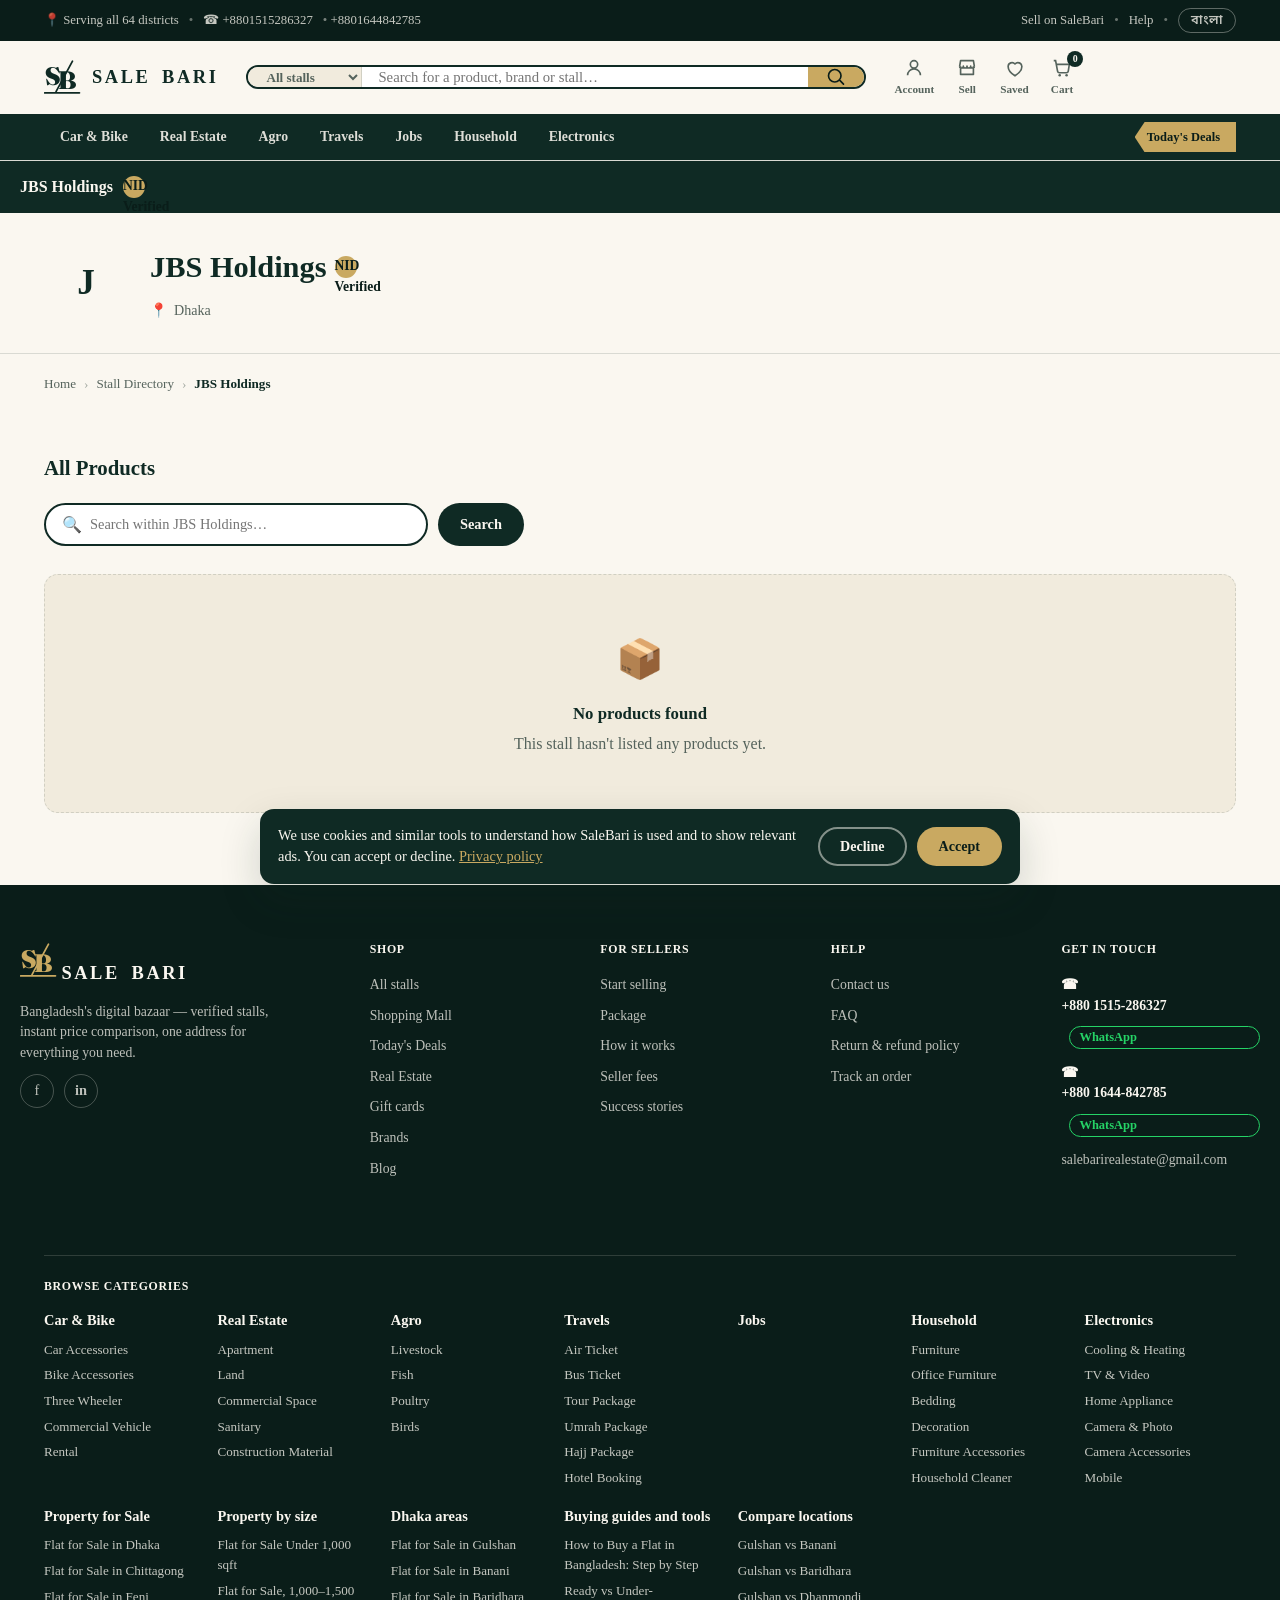
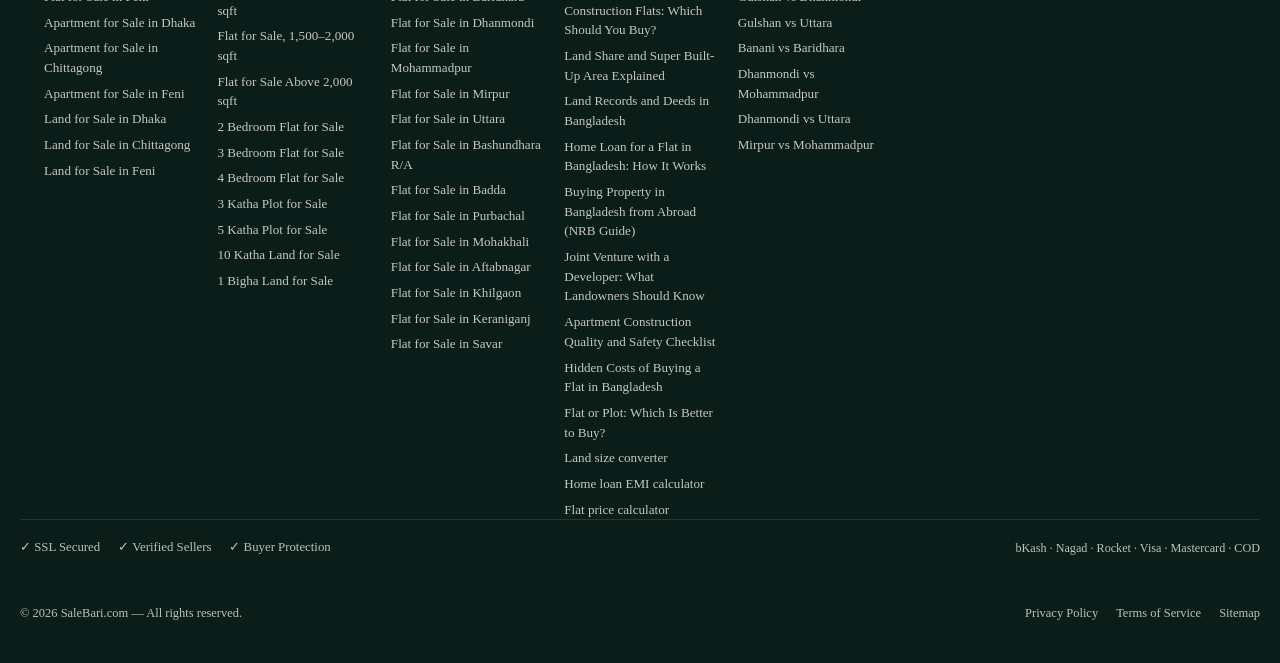
<file: stall/3/index.html>
<!DOCTYPE html>
<html lang="en">
<head>
<meta charset="UTF-8">
<meta name="robots" content="noindex,follow">
<meta name="viewport" content="width=device-width, initial-scale=1.0">
<title>Stall — SaleBari Seller</title>
<meta name="description" content="Visit this verified seller's stall on SaleBari, Bangladesh's digital bazaar.">
<link rel="icon" type="image/svg+xml" href="../../assets/favicon.svg">
<link rel="manifest" href="/manifest.webmanifest">
<link rel="apple-touch-icon" href="/assets/apple-touch-icon.png">
<link rel="preconnect" href="https://fonts.googleapis.com">
<link rel="preconnect" href="https://fonts.gstatic.com" crossorigin>
<link href="https://fonts.googleapis.com/css2?family=Fraunces:ital,opsz,wght@0,9..144,500;0,9..144,600;0,9..144,700;0,9..144,900;1,9..144,600&family=Noto+Sans+Bengali:wght@400;500;600;700;800&display=swap" rel="stylesheet">
<link rel="stylesheet" href="../../css/style.css?v=25">
</head>
<body>

<!-- ============ UTILITY BAR ============ -->
<div class="utility-bar">
  <div class="wrap utility-inner">
    <div class="utility-left">
      <span data-i18n="utility.location">📍 Serving all 64 districts</span>
      <span class="sep">•</span>
      <span data-i18n="utility.helpline">☎ +8801515286327</span><span class="util-num2">+8801644842785</span>
    </div>
    <div class="utility-right">
      <a href="../../sell/" data-i18n="utility.sell">Sell on SaleBari</a>
      <span class="sep">•</span>
      <a href="/help/" data-i18n="utility.help">Help</a>
      <span class="sep">•</span>
      <button type="button" id="langToggle" class="lang-toggle">বাংলা</button>
    </div>
  </div>
</div>

<!-- ============ HEADER ============ -->
<header class="site-header">
  <div class="wrap header-inner">
    <a href="../../index.html" class="logo">
      <svg class="logo-icon" viewBox="0 0 120 120" xmlns="http://www.w3.org/2000/svg" aria-hidden="true">
        <text x="2" y="86" font-family="Fraunces, Georgia, serif" font-weight="900" font-size="80" fill="currentColor">S</text>
        <text x="44" y="98" font-family="Fraunces, Georgia, serif" font-weight="900" font-size="80" fill="currentColor">B</text>
        <line x1="90" y1="10" x2="38" y2="106" stroke="currentColor" stroke-width="5.5" stroke-linecap="round"/>
        <line x1="2" y1="110" x2="112" y2="110" stroke="currentColor" stroke-width="5.5" stroke-linecap="round"/>
      </svg>
      <span class="logo-word">Sale Bari</span>
    </a>

    <form class="search-bar" role="search">
      <select class="search-scope" aria-label="Category">
        <option data-i18n="search.scope.all">All stalls</option>
        <option data-i18n="cat.realestate">Real Estate</option>
        <option data-i18n="cat.carbike">Car &amp; Bike</option>
        <option data-i18n="cat.agro">Agro</option>
        <option data-i18n="cat.travels">Travels</option>
        <option data-i18n="cat.jobs">Jobs</option>
        <option data-i18n="cat.household">Household</option>
        <option data-i18n="cat.electronics">Electronics</option>
      </select>
      <input type="search" placeholder="Search for a product, brand or stall…" aria-label="Search" data-i18n-placeholder="search.placeholder">
      <button type="submit" aria-label="Search">
        <svg viewBox="0 0 24 24" width="20" height="20"><path fill="none" stroke="currentColor" stroke-width="2" stroke-linecap="round" d="M10.5 18a7.5 7.5 0 1 1 0-15 7.5 7.5 0 0 1 0 15Zm6.4-1.6L21 20.5"/></svg>
      </button>
    </form>

    <div class="header-actions">
      <a href="../../account/" class="icon-link">
        <svg viewBox="0 0 24 24" width="22" height="22"><path fill="none" stroke="currentColor" stroke-width="1.8" d="M12 12a4 4 0 1 0 0-8 4 4 0 0 0 0 8Zm-7 8c0-3.9 3.1-7 7-7s7 3.1 7 7"/></svg>
        <span data-i18n="header.account">Account</span>
      </a>
      <a href="../../sell/" class="icon-link sell-link">
        <svg viewBox="0 0 24 24" width="22" height="22"><path fill="none" stroke="currentColor" stroke-width="1.8" stroke-linejoin="round" d="M4 10 5 4h14l1 6M4 10a2 2 0 0 0 4 0 2 2 0 0 0 4 0 2 2 0 0 0 4 0 2 2 0 0 0 4 0M5 10v9h14v-9"/></svg>
        <span data-i18n="header.sell">Sell</span>
      </a>
      <a href="../../wishlist/" class="icon-link wish-link" aria-label="Saved items">
        <svg viewBox="0 0 24 24" width="22" height="22"><path fill="none" stroke="currentColor" stroke-width="1.8" stroke-linejoin="round" d="M12 20.5s-7.5-4.6-7.5-10.2A4.3 4.3 0 0 1 12 7.6a4.3 4.3 0 0 1 7.5 2.7c0 5.6-7.5 10.2-7.5 10.2Z"/></svg>
        <span data-i18n="header.saved">Saved</span>
        <b class="cart-count wish-count" hidden>0</b>
      </a>
      <a href="../../index.html#cart" class="icon-link cart-link">
        <svg viewBox="0 0 24 24" width="22" height="22"><path fill="none" stroke="currentColor" stroke-width="1.8" d="M3 4h2l2.2 11.6a2 2 0 0 0 2 1.6h7.6a2 2 0 0 0 2-1.6L20 8H6"/><circle cx="9.5" cy="20" r="1.4" fill="currentColor"/><circle cx="17" cy="20" r="1.4" fill="currentColor"/></svg>
        <span data-i18n="header.cart">Cart</span>
        <b class="cart-count">0</b>
      </a>
      <button class="menu-toggle" aria-label="Toggle menu" aria-expanded="false">
        <span></span><span></span><span></span>
      </button>
    </div>
  </div>

  <nav class="category-nav" aria-label="Categories">
    <div class="wrap cat-nav-inner">
      <ul class="cat-list"><li class="has-mega"><a href="/car-bike/" data-i18n="cn.1">Car &amp; Bike</a><div class="mega mega-narrow"><div class="mega-col"><span class="mega-item"><a href="/car-bike/accessories/" data-i18n="cn.4">Car Accessories</a><div class="flyout"><a class="flyout-all" href="/car-bike/accessories/" data-i18n="allin.4">All in Car Accessories</a><a href="/car-bike/accessories/scratch-remover/" data-i18n="cn.18">Car Scratch Remover</a><a href="/car-bike/accessories/engine-oil/" data-i18n="cn.19">Engine Oil</a><a href="/car-bike/accessories/scanner/" data-i18n="cn.20">Car Scanner</a><a href="/car-bike/accessories/dashcam/" data-i18n="cn.21">DashCam</a></div></span><span class="mega-item"><a href="/car-bike/bike-accessories/" data-i18n="cn.5">Bike Accessories</a><div class="flyout"><a class="flyout-all" href="/car-bike/bike-accessories/" data-i18n="allin.5">All in Bike Accessories</a><a href="/car-bike/bike-accessories/motorcycle-helmet/" data-i18n="cn.22">Motorcycle Helmet</a><a href="/car-bike/bike-accessories/motorcycle-tyre/" data-i18n="cn.23">Motorcycle Tyre</a></div></span><span class="mega-item"><a href="/car-bike/three-wheeler/" data-i18n="cn.6">Three Wheeler</a><div class="flyout"><a class="flyout-all" href="/car-bike/three-wheeler/" data-i18n="allin.6">All in Three Wheeler</a><a href="/car-bike/three-wheeler/cng/" data-i18n="cn.24">CNG</a><a href="/car-bike/three-wheeler/auto-rickshaw/" data-i18n="cn.25">Auto Rickshaw</a></div></span><span class="mega-item"><a href="/car-bike/commercial-vehicle/" data-i18n="cn.7">Commercial Vehicle</a><div class="flyout"><a class="flyout-all" href="/car-bike/commercial-vehicle/" data-i18n="allin.7">All in Commercial Vehicle</a><a href="/car-bike/commercial-vehicle/boat/" data-i18n="cn.26">Boat</a><a href="/car-bike/commercial-vehicle/truck/" data-i18n="cn.27">Truck</a><a href="/car-bike/commercial-vehicle/tractor/" data-i18n="cn.28">Tractor</a><a href="/car-bike/commercial-vehicle/bus/" data-i18n="cn.29">Bus</a></div></span><span class="mega-item"><a href="/car-bike/rental/" data-i18n="cn.8">Rental</a><div class="flyout"><a class="flyout-all" href="/car-bike/rental/" data-i18n="allin.8">All in Rental</a><a href="/car-bike/rental/pickup-rental/" data-i18n="cn.30">Pickup Rental</a><a href="/car-bike/rental/ambulance-service/" data-i18n="cn.31">Ambulance Service</a></div></span></div></div></li><li class="has-mega"><a href="/real-estate/" data-i18n="cn.2">Real Estate</a><div class="mega mega-narrow"><div class="mega-col"><a href="/real-estate/apartment/" data-i18n="cn.9">Apartment</a><a href="/real-estate/land/" data-i18n="cn.10">Land</a><a href="/real-estate/commercial-space/" data-i18n="cn.11">Commercial Space</a><span class="mega-item"><a href="/real-estate/sanitary/" data-i18n="cn.12">Sanitary</a><div class="flyout"><a class="flyout-all" href="/real-estate/sanitary/" data-i18n="allin.12">All in Sanitary</a><a href="/real-estate/sanitary/commode/" data-i18n="cn.32">Commode</a><a href="/real-estate/sanitary/basin/" data-i18n="cn.33">Basin</a><a href="/real-estate/sanitary/water-tap/" data-i18n="cn.34">Water Tap</a></div></span><span class="mega-item"><a href="/real-estate/construction-material/" data-i18n="cn.13">Construction Material</a><div class="flyout"><a class="flyout-all" href="/real-estate/construction-material/" data-i18n="allin.13">All in Construction Material</a><a href="/real-estate/construction-material/cement/" data-i18n="cn.35">Cement</a><a href="/real-estate/construction-material/sand/" data-i18n="cn.36">Sand</a><a href="/real-estate/construction-material/stone/" data-i18n="cn.37">Stone</a><a href="/real-estate/construction-material/brick/" data-i18n="cn.38">Brick</a><a href="/real-estate/construction-material/rod/" data-i18n="cn.39">Rod</a><a href="/real-estate/construction-material/equipment/" data-i18n="cn.40">Construction Equipment</a></div></span></div></div></li><li class="has-mega"><a href="/agro/" data-i18n="cn.3">Agro</a><div class="mega mega-narrow"><div class="mega-col"><span class="mega-item"><a href="/agro/livestock/" data-i18n="cn.14">Livestock</a><div class="flyout"><a class="flyout-all" href="/agro/livestock/" data-i18n="allin.14">All in Livestock</a><a href="/agro/livestock/cow/" data-i18n="cn.41">Cow</a><a href="/agro/livestock/goat/" data-i18n="cn.42">Goat</a><a href="/agro/livestock/buffalo/" data-i18n="cn.43">Buffalo</a></div></span><span class="mega-item"><a href="/agro/fish/" data-i18n="cn.15">Fish</a><div class="flyout"><a class="flyout-all" href="/agro/fish/" data-i18n="allin.15">All in Fish</a><a href="/agro/fish/rui/" data-i18n="cn.44">Rui</a><a href="/agro/fish/katla/" data-i18n="cn.45">Katla</a><a href="/agro/fish/tilapia/" data-i18n="cn.46">Tilapia</a><a href="/agro/fish/pangas/" data-i18n="cn.47">Pangas</a><a href="/agro/fish/other-fish/" data-i18n="cn.48">Other Fish</a></div></span><span class="mega-item"><a href="/agro/poultry/" data-i18n="cn.16">Poultry</a><div class="flyout"><a class="flyout-all" href="/agro/poultry/" data-i18n="allin.16">All in Poultry</a><a href="/agro/poultry/chicken/" data-i18n="cn.49">Chicken</a><a href="/agro/poultry/duck/" data-i18n="cn.50">Duck</a></div></span><span class="mega-item"><a href="/agro/birds/" data-i18n="cn.17">Birds</a><div class="flyout"><a class="flyout-all" href="/agro/birds/" data-i18n="allin.17">All in Birds</a><a href="/agro/birds/pigeon/" data-i18n="cn.51">Pigeon</a><a href="/agro/birds/other-permitted-birds/" data-i18n="cn.52">Other Permitted Birds</a></div></span></div></div></li><li class="has-mega"><a href="/travels/" data-i18n="cn.53">Travels</a><div class="mega mega-narrow"><div class="mega-col"><a href="/travels/air-ticket/" data-i18n="cn.54">Air Ticket</a><a href="/travels/bus-ticket/" data-i18n="cn.55">Bus Ticket</a><a href="/travels/tour-package/" data-i18n="cn.56">Tour Package</a><a href="/travels/umrah-package/" data-i18n="cn.57">Umrah Package</a><a href="/travels/hajj-package/" data-i18n="cn.58">Hajj Package</a><a href="/travels/hotel-booking/" data-i18n="cn.59">Hotel Booking</a><a href="/travels/visa-processing/" data-i18n="cn.60">Visa Processing</a><span class="mega-item"><a href="/travels/doctor-appointment/" data-i18n="cn.61">Doctor Appointment</a><div class="flyout"><a class="flyout-all" href="/travels/doctor-appointment/" data-i18n="allin.61">All in Doctor Appointment</a><a href="/travels/doctor-appointment/indian-doctor-appointment/" data-i18n="cn.62">Indian Doctor Appointment</a></div></span><a href="/travels/train-ticket/" data-i18n="cn.63">Train Ticket</a><a href="/travels/saint-martin-ship-ticket/" data-i18n="cn.64">Saint Martin Ship Ticket</a></div></div></li><li><a href="/jobs/" data-i18n="cn.65">Jobs</a></li><li class="has-mega"><a href="/household/" data-i18n="cn.66">Household</a><div class="mega mega-narrow"><div class="mega-col"><span class="mega-item"><a href="/household/furniture/" data-i18n="cn.67">Furniture</a><div class="flyout"><a class="flyout-all" href="/household/furniture/" data-i18n="allin.67">All in Furniture</a><a href="/household/furniture/bed/" data-i18n="cn.68">Bed</a><a href="/household/furniture/bedside-table/" data-i18n="cn.69">Bedside Table</a><a href="/household/furniture/air-bed/" data-i18n="cn.70">Air Bed</a><a href="/household/furniture/dining-table/" data-i18n="cn.71">Dining Table</a><a href="/household/furniture/dining-chair/" data-i18n="cn.72">Dining Chair</a><a href="/household/furniture/sofa-set/" data-i18n="cn.73">Sofa Set</a><a href="/household/furniture/center-table/" data-i18n="cn.74">Center Table</a><a href="/household/furniture/divan/" data-i18n="cn.75">Divan</a><a href="/household/furniture/dressing-table/" data-i18n="cn.76">Dressing Table</a><a href="/household/furniture/showcase/" data-i18n="cn.77">Showcase</a><a href="/household/furniture/shelf/" data-i18n="cn.78">Shelf</a><a href="/household/furniture/wardrobe/" data-i18n="cn.79">Wardrobe</a><a href="/household/furniture/almirah/" data-i18n="cn.80">Almirah</a><a href="/household/furniture/trolley/" data-i18n="cn.81">Trolley</a><a href="/household/furniture/stool/" data-i18n="cn.82">Stool</a><a href="/household/furniture/furniture-set/" data-i18n="cn.83">Furniture Set</a><a href="/household/furniture/kitchen-furniture/" data-i18n="cn.84">Kitchen Furniture</a><a href="/household/furniture/shoe-rack/" data-i18n="cn.85">Shoe Rack</a></div></span><span class="mega-item"><a href="/household/office-furniture/" data-i18n="cn.86">Office Furniture</a><div class="flyout"><a class="flyout-all" href="/household/office-furniture/" data-i18n="allin.86">All in Office Furniture</a><a href="/household/office-furniture/office-table/" data-i18n="cn.87">Office Table</a><a href="/household/office-furniture/chair/" data-i18n="cn.88">Chair</a><a href="/household/office-furniture/display-rack/" data-i18n="cn.89">Display Rack</a></div></span><span class="mega-item"><a href="/household/bedding/" data-i18n="cn.90">Bedding</a><div class="flyout"><a class="flyout-all" href="/household/bedding/" data-i18n="allin.90">All in Bedding</a><a href="/household/bedding/bed-sheet/" data-i18n="cn.91">Bed Sheet</a><a href="/household/bedding/mosquito-net/" data-i18n="cn.92">Mosquito Net</a><a href="/household/bedding/mattress/" data-i18n="cn.93">Mattress</a><a href="/household/bedding/pillow/" data-i18n="cn.94">Pillow</a><a href="/household/bedding/cushion/" data-i18n="cn.95">Cushion</a><a href="/household/bedding/sofa-foam/" data-i18n="cn.96">Sofa Foam</a><a href="/household/bedding/blanket/" data-i18n="cn.97">Blanket</a></div></span><span class="mega-item"><a href="/household/decoration/" data-i18n="cn.98">Decoration</a><div class="flyout"><a class="flyout-all" href="/household/decoration/" data-i18n="allin.98">All in Decoration</a><a href="/household/decoration/curtain/" data-i18n="cn.99">Curtain</a><a href="/household/decoration/floor-mat/" data-i18n="cn.100">Floor Mat</a><a href="/household/decoration/interior-design/" data-i18n="cn.101">Interior Design</a><a href="/household/decoration/showpiece/" data-i18n="cn.102">Showpiece</a><a href="/household/decoration/mirror/" data-i18n="cn.103">Mirror</a><a href="/household/decoration/door/" data-i18n="cn.104">Door</a><a href="/household/decoration/tiles/" data-i18n="cn.105">Tiles</a><a href="/household/decoration/decor-accessories/" data-i18n="cn.106">Decor Accessories</a><a href="/household/decoration/organizer/" data-i18n="cn.107">Organizer</a></div></span><a href="/household/furniture-accessories/" data-i18n="cn.108">Furniture Accessories</a><span class="mega-item"><a href="/household/cleaner/" data-i18n="cn.109">Household Cleaner</a><div class="flyout"><a class="flyout-all" href="/household/cleaner/" data-i18n="allin.109">All in Household Cleaner</a><a href="/household/cleaner/mop/" data-i18n="cn.110">Mop</a><a href="/household/cleaner/hose-pipe/" data-i18n="cn.111">Hose Pipe</a><a href="/household/cleaner/floor-cleaner/" data-i18n="cn.112">Floor Cleaner</a><a href="/household/cleaner/glass-cleaner/" data-i18n="cn.113">Glass Cleaner</a><a href="/household/cleaner/air-freshener/" data-i18n="cn.114">Air Freshener</a><a href="/household/cleaner/basket/" data-i18n="cn.115">Basket</a></div></span><span class="mega-item"><a href="/household/pest-control/" data-i18n="cn.116">Pest Control</a><div class="flyout"><a class="flyout-all" href="/household/pest-control/" data-i18n="allin.116">All in Pest Control</a><a href="/household/pest-control/mosquito-killer/" data-i18n="cn.117">Mosquito Killer</a><a href="/household/pest-control/pest-control-service/" data-i18n="cn.118">Pest Control Service</a></div></span><span class="mega-item"><a href="/household/kitchenware/" data-i18n="cn.119">Kitchenware</a><div class="flyout"><a class="flyout-all" href="/household/kitchenware/" data-i18n="allin.119">All in Kitchenware</a><a href="/household/kitchenware/crockeries/" data-i18n="cn.120">Crockeries</a><a href="/household/kitchenware/vegetable-cutter/" data-i18n="cn.121">Vegetable Cutter</a><a href="/household/kitchenware/fry-pan/" data-i18n="cn.122">Fry Pan</a><a href="/household/kitchenware/korai/" data-i18n="cn.123">Korai</a><a href="/household/kitchenware/pressure-cooker/" data-i18n="cn.124">Pressure Cooker</a><a href="/household/kitchenware/cup-mug/" data-i18n="cn.125">Cup &amp; Mug</a><a href="/household/kitchenware/water-bottle/" data-i18n="cn.126">Water Bottle</a><a href="/household/kitchenware/kitchen-knife/" data-i18n="cn.127">Kitchen Knife</a></div></span><span class="mega-item"><a href="/household/stationery-craft/" data-i18n="cn.128">Stationery &amp; Craft</a><div class="flyout"><a class="flyout-all" href="/household/stationery-craft/" data-i18n="allin.128">All in Stationery &amp; Craft</a><a href="/household/stationery-craft/paper-notebook/" data-i18n="cn.129">Paper Notebook</a><a href="/household/stationery-craft/wrapping-paper/" data-i18n="cn.130">Wrapping Paper</a><a href="/household/stationery-craft/stapler/" data-i18n="cn.131">Stapler</a><a href="/household/stationery-craft/scotch-tape/" data-i18n="cn.132">Scotch Tape</a><a href="/household/stationery-craft/pen/" data-i18n="cn.133">Pen</a><a href="/household/stationery-craft/measuring-tape/" data-i18n="cn.134">Measuring Tape</a></div></span><span class="mega-item"><a href="/household/bathroom-accessories/" data-i18n="cn.135">Bathroom Accessories</a><div class="flyout"><a class="flyout-all" href="/household/bathroom-accessories/" data-i18n="allin.135">All in Bathroom Accessories</a><a href="/household/bathroom-accessories/toilet-seat/" data-i18n="cn.136">Toilet Seat</a></div></span></div></div></li><li class="has-mega"><a href="/electronics/" data-i18n="cn.137">Electronics</a><div class="mega mega-narrow"><div class="mega-col"><span class="mega-item"><a href="/electronics/cooling-heating/" data-i18n="cn.138">Cooling &amp; Heating</a><div class="flyout"><a class="flyout-all" href="/electronics/cooling-heating/" data-i18n="allin.138">All in Cooling &amp; Heating</a><a href="/electronics/cooling-heating/air-conditioner/" data-i18n="cn.139">Air Conditioner</a><a href="/electronics/cooling-heating/ac-ton-calculator/" data-i18n="cn.140">AC Ton Calculator</a><a href="/electronics/cooling-heating/ac-bill-calculator/" data-i18n="cn.141">AC Bill Calculator</a><a href="/electronics/cooling-heating/ac-accessories/" data-i18n="cn.142">AC Accessories</a><a href="/electronics/cooling-heating/air-curtain/" data-i18n="cn.143">Air Curtain</a><a href="/electronics/cooling-heating/air-cooler/" data-i18n="cn.144">Air Cooler</a><a href="/electronics/cooling-heating/room-heater/" data-i18n="cn.145">Room Heater</a><a href="/electronics/cooling-heating/fan/" data-i18n="cn.146">Fan</a><a href="/electronics/cooling-heating/air-purifier/" data-i18n="cn.147">Air Purifier</a><a href="/electronics/cooling-heating/humidifier/" data-i18n="cn.148">Humidifier</a><a href="/electronics/cooling-heating/dehumidifier/" data-i18n="cn.149">Dehumidifier</a><a href="/electronics/cooling-heating/water-heater-geyser/" data-i18n="cn.150">Water Heater &amp; Geyser</a></div></span><span class="mega-item"><a href="/electronics/tv-video/" data-i18n="cn.151">TV &amp; Video</a><div class="flyout"><a class="flyout-all" href="/electronics/tv-video/" data-i18n="allin.151">All in TV &amp; Video</a><a href="/electronics/tv-video/television/" data-i18n="cn.152">Television</a><a href="/electronics/tv-video/size-calculator/" data-i18n="cn.153">TV Size Calculator</a><a href="/electronics/tv-video/android-tv-box/" data-i18n="cn.154">Android TV Box</a><a href="/electronics/tv-video/air-mouse/" data-i18n="cn.155">Air Mouse</a><a href="/electronics/tv-video/wireless-display-adapter/" data-i18n="cn.156">Wireless Display Adapter</a><a href="/electronics/tv-video/3d-glass/" data-i18n="cn.157">3D Glass</a><a href="/electronics/tv-video/satellite-dish/" data-i18n="cn.158">Satellite Dish</a><a href="/electronics/tv-video/accessories/" data-i18n="cn.159">TV Accessories</a><a href="/electronics/tv-video/remote/" data-i18n="cn.160">TV Remote</a><a href="/electronics/tv-video/bracket/" data-i18n="cn.161">TV Bracket</a><a href="/electronics/tv-video/game-console/" data-i18n="cn.162">Game Console</a><a href="/electronics/tv-video/game-controller/" data-i18n="cn.163">Game Controller</a><a href="/electronics/tv-video/game-accessories/" data-i18n="cn.164">Game Accessories</a><a href="/electronics/tv-video/repair-service/" data-i18n="cn.165">TV Repair Service</a></div></span><span class="mega-item"><a href="/electronics/home-appliance/" data-i18n="cn.166">Home Appliance</a><div class="flyout"><a class="flyout-all" href="/electronics/home-appliance/" data-i18n="allin.166">All in Home Appliance</a><a href="/electronics/home-appliance/water-filter/" data-i18n="cn.167">Water Filter</a><a href="/electronics/home-appliance/filter-accessories/" data-i18n="cn.168">Filter Accessories</a><a href="/electronics/home-appliance/electric-chula/" data-i18n="cn.169">Electric Chula</a><a href="/electronics/home-appliance/dishwasher/" data-i18n="cn.170">Dishwasher</a><a href="/electronics/home-appliance/refrigerator/" data-i18n="cn.171">Refrigerator</a><a href="/electronics/home-appliance/washing-machine/" data-i18n="cn.172">Washing Machine</a><a href="/electronics/home-appliance/microwave-oven/" data-i18n="cn.173">Microwave Oven</a><a href="/electronics/home-appliance/blender/" data-i18n="cn.174">Blender</a><a href="/electronics/home-appliance/air-diffuser/" data-i18n="cn.175">Air Diffuser</a><a href="/electronics/home-appliance/air-fryer/" data-i18n="cn.176">Air Fryer</a><a href="/electronics/home-appliance/food-dehydrator/" data-i18n="cn.177">Food Dehydrator</a><a href="/electronics/home-appliance/coffee-machine/" data-i18n="cn.178">Coffee Machine</a><a href="/electronics/home-appliance/toaster/" data-i18n="cn.179">Toaster</a><a href="/electronics/home-appliance/iron/" data-i18n="cn.180">Iron</a><a href="/electronics/home-appliance/food-maker/" data-i18n="cn.181">Food Maker</a><a href="/electronics/home-appliance/electric-kettle/" data-i18n="cn.182">Electric Kettle</a><a href="/electronics/home-appliance/vacuum-cleaner/" data-i18n="cn.183">Vacuum Cleaner</a><a href="/electronics/home-appliance/rice-cooker/" data-i18n="cn.184">Rice Cooker</a><a href="/electronics/home-appliance/thermos-container/" data-i18n="cn.185">Thermos Container</a><a href="/electronics/home-appliance/sewing-machine/" data-i18n="cn.186">Sewing Machine</a><a href="/electronics/home-appliance/dispenser/" data-i18n="cn.187">Dispenser</a><a href="/electronics/home-appliance/gas-stove/" data-i18n="cn.188">Gas Stove</a><a href="/electronics/home-appliance/kitchen-hood/" data-i18n="cn.189">Kitchen Hood</a><a href="/electronics/home-appliance/roti-maker/" data-i18n="cn.190">Roti Maker</a><a href="/electronics/home-appliance/barbeque-grill/" data-i18n="cn.191">Barbeque Grill</a><a href="/electronics/home-appliance/bathroom-supplies/" data-i18n="cn.192">Bathroom Supplies</a><a href="/electronics/home-appliance/kitchen-storage/" data-i18n="cn.193">Kitchen Storage</a></div></span><span class="mega-item"><a href="/electronics/camera-photo/" data-i18n="cn.194">Camera &amp; Photo</a><div class="flyout"><a class="flyout-all" href="/electronics/camera-photo/" data-i18n="allin.194">All in Camera &amp; Photo</a><a href="/electronics/camera-photo/drone/" data-i18n="cn.195">Drone</a><a href="/electronics/camera-photo/digital-camera/" data-i18n="cn.196">Digital Camera</a><a href="/electronics/camera-photo/dslr/" data-i18n="cn.197">DSLR</a><a href="/electronics/camera-photo/action-camera/" data-i18n="cn.198">Action Camera</a><a href="/electronics/camera-photo/mirrorless-camera/" data-i18n="cn.199">Mirrorless Camera</a><a href="/electronics/camera-photo/instant-camera/" data-i18n="cn.200">Instant Camera</a><a href="/electronics/camera-photo/video-camera/" data-i18n="cn.201">Video Camera</a><a href="/electronics/camera-photo/digital-photo-frame/" data-i18n="cn.202">Digital Photo Frame</a><a href="/electronics/camera-photo/binocular/" data-i18n="cn.203">Binocular</a><a href="/electronics/camera-photo/telescope/" data-i18n="cn.204">Telescope</a></div></span><span class="mega-item"><a href="/electronics/camera-accessories/" data-i18n="cn.205">Camera Accessories</a><div class="flyout"><a class="flyout-all" href="/electronics/camera-accessories/" data-i18n="allin.205">All in Camera Accessories</a><a href="/electronics/camera-accessories/lens/" data-i18n="cn.206">Camera Lens</a><a href="/electronics/camera-accessories/flash/" data-i18n="cn.207">Camera Flash</a><a href="/electronics/camera-accessories/studio-light/" data-i18n="cn.208">Studio Light</a><a href="/electronics/camera-accessories/battery/" data-i18n="cn.209">Camera Battery</a><a href="/electronics/camera-accessories/charger/" data-i18n="cn.210">Camera Charger</a><a href="/electronics/camera-accessories/memory-card/" data-i18n="cn.211">Memory Card</a><a href="/electronics/camera-accessories/tripod/" data-i18n="cn.212">Camera Tripod</a><a href="/electronics/camera-accessories/lens-cleaning-kit/" data-i18n="cn.213">Lens Cleaning Kit</a><a href="/electronics/camera-accessories/bag/" data-i18n="cn.214">Camera Bag</a><a href="/electronics/camera-accessories/lens-hood/" data-i18n="cn.215">Lens Hood</a></div></span><a href="/electronics/mobile/" data-i18n="cn.216">Mobile</a><span class="mega-item"><a href="/electronics/mobile-accessories/" data-i18n="cn.217">Mobile Accessories</a><div class="flyout"><a class="flyout-all" href="/electronics/mobile-accessories/" data-i18n="allin.217">All in Mobile Accessories</a><a href="/electronics/mobile-accessories/power-bank/" data-i18n="cn.218">Power Bank</a><a href="/electronics/mobile-accessories/battery/" data-i18n="cn.219">Mobile Battery</a><a href="/electronics/mobile-accessories/data-cable/" data-i18n="cn.220">Data Cable</a><a href="/electronics/mobile-accessories/phone-charger/" data-i18n="cn.221">Mobile Phone Charger</a><a href="/electronics/mobile-accessories/wireless-charger/" data-i18n="cn.222">Wireless Charger</a><a href="/electronics/mobile-accessories/car-charger/" data-i18n="cn.223">Car Charger</a><a href="/electronics/mobile-accessories/selfie-stick/" data-i18n="cn.224">Selfie Stick</a><a href="/electronics/mobile-accessories/phone-cover/" data-i18n="cn.225">Mobile Phone Cover</a><a href="/electronics/mobile-accessories/phone-camera-lens/" data-i18n="cn.226">Mobile Phone Camera Lens</a><a href="/electronics/mobile-accessories/signal-booster/" data-i18n="cn.227">Mobile Signal Booster</a><a href="/electronics/mobile-accessories/holder/" data-i18n="cn.228">Mobile Holder</a><a href="/electronics/mobile-accessories/screen-protector/" data-i18n="cn.229">Screen Protector</a><a href="/electronics/mobile-accessories/vr-box/" data-i18n="cn.230">VR Box</a><a href="/electronics/mobile-accessories/other-accessories/" data-i18n="cn.231">Other Accessories</a></div></span><span class="mega-item"><a href="/electronics/telephony/" data-i18n="cn.232">Telephony</a><div class="flyout"><a class="flyout-all" href="/electronics/telephony/" data-i18n="allin.232">All in Telephony</a><a href="/electronics/telephony/telephone-set/" data-i18n="cn.233">Telephone Set</a><a href="/electronics/telephony/ip-phone/" data-i18n="cn.234">IP Phone</a><a href="/electronics/telephony/pabx-system/" data-i18n="cn.235">PABX System</a><a href="/electronics/telephony/fax-machine/" data-i18n="cn.236">Fax Machine</a><a href="/electronics/telephony/telephone-accessories/" data-i18n="cn.237">Telephone Accessories</a><a href="/electronics/telephony/walkie-talkie/" data-i18n="cn.238">Walkie Talkie</a></div></span><a href="/electronics/home-stage-audio/" data-i18n="cn.239">Home &amp; Stage Audio</a><span class="mega-item"><a href="/electronics/portable-media/" data-i18n="cn.240">Portable Media</a><div class="flyout"><a class="flyout-all" href="/electronics/portable-media/" data-i18n="allin.240">All in Portable Media</a><a href="/electronics/portable-media/voice-recorder/" data-i18n="cn.241">Voice Recorder</a><a href="/electronics/portable-media/ebook-reader/" data-i18n="cn.242">Ebook Reader</a><a href="/electronics/portable-media/digital-dictionary/" data-i18n="cn.243">Digital Dictionary</a><a href="/electronics/portable-media/hdmi-splitter/" data-i18n="cn.244">HDMI Splitter</a><a href="/electronics/portable-media/mp3-player/" data-i18n="cn.245">MP3 Player</a><a href="/electronics/portable-media/ipod-player/" data-i18n="cn.246">iPod Player</a><a href="/electronics/portable-media/calculator/" data-i18n="cn.247">Calculator</a></div></span><a href="/electronics/radio/" data-i18n="cn.248">Radio</a></div></div></li></ul>
      <a class="deals-tag" href="../../index.html#deals" data-i18n="deals.tag">Today's Deals</a>
    </div>
  </nav>
</header>

<!-- ============ STALL DETAIL ============ -->
<div class="stall-hero no-banner">
  <div class="wrap stall-hero-info-bar">
    <span class="stall-hero-info-name" id="heroName"></span>
    <span class="vbadge-lg vbadge-optional" data-i18n="vbadge.nid" title="NID Verified">✓</span>
  </div>
</div>

<section class="stall-detail-identity">
  <div class="wrap stall-identity-card">
    <div class="stall-identity-logo" id="identityLogo" aria-hidden="true"></div>
    <div class="stall-identity-info">
      <div class="stall-identity-name-row">
        <h1 class="stall-identity-name" id="identityName"></h1>
        <span class="vbadge-lg vbadge-optional" data-i18n="vbadge.nid" title="NID Verified">✓</span>
      </div>
      <div class="stall-identity-meta">
        <span class="stall-identity-meta-item">📍 <span id="identityDistrict"></span></span>
      </div>
    </div>
  </div>
</section>

<div class="wrap">
  <nav class="breadcrumb" aria-label="Breadcrumb" style="margin-top:20px;">
    <a href="../../index.html" data-i18n="nav.home">Home</a>
    <span class="breadcrumb-sep">›</span>
    <a href="../list/" data-i18n="stall.directory">Stall Directory</a>
    <span class="breadcrumb-sep">›</span>
    <span class="breadcrumb-current" id="breadcrumbCurrent"></span>
  </nav>
</div>

<div class="stall-detail-body">
  <div class="wrap">
    <section class="stall-products">
      <div class="stall-section-header">
        <h2 class="stall-section-title" data-i18n="stall.allProducts">All Products</h2>
      </div>
      <form class="stall-products-toolbar" onsubmit="return false;">
        <div class="stall-products-search">
          <span aria-hidden="true">🔍</span>
          <input type="search" id="stallSearchInput" aria-label="Search products from this stall">
        </div>
        <button type="submit" class="stall-products-submit">
          <span data-i18n="stall.searchBtn">Search</span>
        </button>
      </form>
      <div class="stall-empty">
        <div class="stall-empty-icon">📦</div>
        <p class="stall-empty-title" data-i18n="stall.noProductsTitle">No products found</p>
        <p class="stall-empty-msg" data-i18n="stall.noProductsMsg">This stall hasn't listed any products yet.</p>
      </div>
    </section>
  </div>
</div>

<!-- ============ FOOTER ============ -->
<footer class="site-footer">
  <div class="wrap footer-inner">
    <div class="footer-col footer-brand">
      <a href="../../index.html" class="logo logo-footer">
        <svg class="logo-icon" viewBox="0 0 120 120" xmlns="http://www.w3.org/2000/svg" aria-hidden="true">
          <text x="2" y="86" font-family="Fraunces, Georgia, serif" font-weight="900" font-size="80" fill="currentColor">S</text>
          <text x="44" y="98" font-family="Fraunces, Georgia, serif" font-weight="900" font-size="80" fill="currentColor">B</text>
          <line x1="90" y1="10" x2="38" y2="106" stroke="currentColor" stroke-width="5.5" stroke-linecap="round"/>
          <line x1="2" y1="110" x2="112" y2="110" stroke="currentColor" stroke-width="5.5" stroke-linecap="round"/>
        </svg>
        <span class="logo-word">Sale Bari</span>
      </a>
      <p data-i18n="footer.brandDesc">Bangladesh's digital bazaar — verified stalls, instant price comparison, one address for everything you need.</p>
      <div class="social-row">
        <a href="https://www.facebook.com/thesalebari" target="_blank" rel="noopener" aria-label="SaleBari on Facebook" title="Facebook">f</a>
        <a href="https://www.linkedin.com/company/sale-bari/" target="_blank" rel="noopener" aria-label="SaleBari on LinkedIn" title="LinkedIn"><b>in</b></a>
      </div>
    </div>
    <div class="footer-col">
      <h4 data-i18n="footer.shop">Shop</h4>
      <a href="../list/" data-i18n="footer.allStalls">All stalls</a>
      <a href="../../market/list/" data-i18n="footer.shoppingMall">Shopping Mall</a>
      <a href="../../index.html#deals" data-i18n="deals.tag">Today's Deals</a>
      <a href="/real-estate/" data-i18n="cat.realestate">Real Estate</a>
      <a href="#" data-i18n="footer.giftCards">Gift cards</a>
      <a href="../../brand/list/" data-i18n="footer.brands">Brands</a>
      <a href="../../blog.php" data-i18n="footer.blog">Blog</a>
    </div>
    <div class="footer-col">
      <h4 data-i18n="footer.forSellers">For Sellers</h4>
      <a href="../../sell/" data-i18n="footer.startSelling">Start selling</a>
      <a href="../../package.html" data-i18n="footer.package">Package</a>
      <a href="/help/#how-it-works" data-i18n="footer.howItWorks">How it works</a>
      <a href="/package.html" data-i18n="footer.sellerFees">Seller fees</a>
      <a href="/success-stories/" data-i18n="footer.successStories">Success stories</a>
    </div>
    <div class="footer-col">
      <h4 data-i18n="utility.help">Help</h4>
      <a href="/help/#contact" data-i18n="footer.contactUs">Contact us</a>
      <a href="/help/#faq" data-i18n="footer.faq">FAQ</a>
      <a href="/return-and-refund-policy/" data-i18n="footer.returnPolicy">Return &amp; refund policy</a>
      <a href="/track-order/" data-i18n="footer.trackOrder">Track an order</a>
    </div>
    <div class="footer-col">
      <h4 data-i18n="footer.getInTouch">Get in touch</h4>
      <p class="footer-phone">☎ <a href="tel:+8801515286327">+880 1515-286327</a> <a class="ft-wa" href="https://wa.me/8801515286327" target="_blank" rel="noopener">WhatsApp</a></p>
      <p class="footer-phone">☎ <a href="tel:+8801644842785">+880 1644-842785</a> <a class="ft-wa" href="https://wa.me/8801644842785" target="_blank" rel="noopener">WhatsApp</a></p>
      <p>salebarirealestate@gmail.com</p>
    </div>
  </div>

  <div class="wrap"><div class="footer-cats"><h4 data-i18n="footer.browseCats">Browse categories</h4><div class="footer-cats-grid"><div class="footer-cat-col"><a class="footer-cat-head" href="/car-bike/" data-i18n="cn.1">Car &amp; Bike</a><a href="/car-bike/accessories/" data-i18n="cn.4">Car Accessories</a><a href="/car-bike/bike-accessories/" data-i18n="cn.5">Bike Accessories</a><a href="/car-bike/three-wheeler/" data-i18n="cn.6">Three Wheeler</a><a href="/car-bike/commercial-vehicle/" data-i18n="cn.7">Commercial Vehicle</a><a href="/car-bike/rental/" data-i18n="cn.8">Rental</a></div><div class="footer-cat-col"><a class="footer-cat-head" href="/real-estate/" data-i18n="cn.2">Real Estate</a><a href="/real-estate/apartment/" data-i18n="cn.9">Apartment</a><a href="/real-estate/land/" data-i18n="cn.10">Land</a><a href="/real-estate/commercial-space/" data-i18n="cn.11">Commercial Space</a><a href="/real-estate/sanitary/" data-i18n="cn.12">Sanitary</a><a href="/real-estate/construction-material/" data-i18n="cn.13">Construction Material</a></div><div class="footer-cat-col"><a class="footer-cat-head" href="/agro/" data-i18n="cn.3">Agro</a><a href="/agro/livestock/" data-i18n="cn.14">Livestock</a><a href="/agro/fish/" data-i18n="cn.15">Fish</a><a href="/agro/poultry/" data-i18n="cn.16">Poultry</a><a href="/agro/birds/" data-i18n="cn.17">Birds</a></div><div class="footer-cat-col"><a class="footer-cat-head" href="/travels/" data-i18n="cn.53">Travels</a><a href="/travels/air-ticket/" data-i18n="cn.54">Air Ticket</a><a href="/travels/bus-ticket/" data-i18n="cn.55">Bus Ticket</a><a href="/travels/tour-package/" data-i18n="cn.56">Tour Package</a><a href="/travels/umrah-package/" data-i18n="cn.57">Umrah Package</a><a href="/travels/hajj-package/" data-i18n="cn.58">Hajj Package</a><a href="/travels/hotel-booking/" data-i18n="cn.59">Hotel Booking</a></div><div class="footer-cat-col"><a class="footer-cat-head" href="/jobs/" data-i18n="cn.65">Jobs</a></div><div class="footer-cat-col"><a class="footer-cat-head" href="/household/" data-i18n="cn.66">Household</a><a href="/household/furniture/" data-i18n="cn.67">Furniture</a><a href="/household/office-furniture/" data-i18n="cn.86">Office Furniture</a><a href="/household/bedding/" data-i18n="cn.90">Bedding</a><a href="/household/decoration/" data-i18n="cn.98">Decoration</a><a href="/household/furniture-accessories/" data-i18n="cn.108">Furniture Accessories</a><a href="/household/cleaner/" data-i18n="cn.109">Household Cleaner</a></div><div class="footer-cat-col"><a class="footer-cat-head" href="/electronics/" data-i18n="cn.137">Electronics</a><a href="/electronics/cooling-heating/" data-i18n="cn.138">Cooling &amp; Heating</a><a href="/electronics/tv-video/" data-i18n="cn.151">TV &amp; Video</a><a href="/electronics/home-appliance/" data-i18n="cn.166">Home Appliance</a><a href="/electronics/camera-photo/" data-i18n="cn.194">Camera &amp; Photo</a><a href="/electronics/camera-accessories/" data-i18n="cn.205">Camera Accessories</a><a href="/electronics/mobile/" data-i18n="cn.216">Mobile</a></div><div class="footer-cat-col"><a class="footer-cat-head" href="/property-for-sale/">Property for Sale</a><a href="/flat-for-sale-in-dhaka/">Flat for Sale in Dhaka</a><a href="/flat-for-sale-in-chittagong/">Flat for Sale in Chittagong</a><a href="/flat-for-sale-in-feni/">Flat for Sale in Feni</a><a href="/apartment-for-sale-in-dhaka/">Apartment for Sale in Dhaka</a><a href="/apartment-for-sale-in-chittagong/">Apartment for Sale in Chittagong</a><a href="/apartment-for-sale-in-feni/">Apartment for Sale in Feni</a><a href="/land-for-sale-in-dhaka/">Land for Sale in Dhaka</a><a href="/land-for-sale-in-chittagong/">Land for Sale in Chittagong</a><a href="/land-for-sale-in-feni/">Land for Sale in Feni</a></div><div class="footer-cat-col"><a class="footer-cat-head" href="/property-for-sale/">Property by size</a><a href="/flat-for-sale-under-1000-sqft/">Flat for Sale Under 1,000 sqft</a><a href="/flat-for-sale-1000-1500-sqft/">Flat for Sale, 1,000–1,500 sqft</a><a href="/flat-for-sale-1500-2000-sqft/">Flat for Sale, 1,500–2,000 sqft</a><a href="/flat-for-sale-above-2000-sqft/">Flat for Sale Above 2,000 sqft</a><a href="/2-bedroom-flat-for-sale/">2 Bedroom Flat for Sale</a><a href="/3-bedroom-flat-for-sale/">3 Bedroom Flat for Sale</a><a href="/4-bedroom-flat-for-sale/">4 Bedroom Flat for Sale</a><a href="/3-katha-plot-for-sale/">3 Katha Plot for Sale</a><a href="/5-katha-plot-for-sale/">5 Katha Plot for Sale</a><a href="/10-katha-land-for-sale/">10 Katha Land for Sale</a><a href="/1-bigha-land-for-sale/">1 Bigha Land for Sale</a></div><div class="footer-cat-col"><a class="footer-cat-head" href="/flat-for-sale-in-dhaka/">Dhaka areas</a><a href="/flat-for-sale-in-gulshan/">Flat for Sale in Gulshan</a><a href="/flat-for-sale-in-banani/">Flat for Sale in Banani</a><a href="/flat-for-sale-in-baridhara/">Flat for Sale in Baridhara</a><a href="/flat-for-sale-in-dhanmondi/">Flat for Sale in Dhanmondi</a><a href="/flat-for-sale-in-mohammadpur/">Flat for Sale in Mohammadpur</a><a href="/flat-for-sale-in-mirpur/">Flat for Sale in Mirpur</a><a href="/flat-for-sale-in-uttara/">Flat for Sale in Uttara</a><a href="/flat-for-sale-in-bashundhara/">Flat for Sale in Bashundhara R/A</a><a href="/flat-for-sale-in-badda/">Flat for Sale in Badda</a><a href="/flat-for-sale-in-purbachal/">Flat for Sale in Purbachal</a><a href="/flat-for-sale-in-mohakhali/">Flat for Sale in Mohakhali</a><a href="/flat-for-sale-in-aftabnagar/">Flat for Sale in Aftabnagar</a><a href="/flat-for-sale-in-khilgaon/">Flat for Sale in Khilgaon</a><a href="/flat-for-sale-in-keraniganj/">Flat for Sale in Keraniganj</a><a href="/flat-for-sale-in-savar/">Flat for Sale in Savar</a></div><div class="footer-cat-col"><a class="footer-cat-head" href="/guides/">Buying guides and tools</a><a href="/guides/how-to-buy-a-flat-in-bangladesh/">How to Buy a Flat in Bangladesh: Step by Step</a><a href="/guides/ready-vs-under-construction-flats/">Ready vs Under-Construction Flats: Which Should You Buy?</a><a href="/guides/land-share-and-super-built-up-area/">Land Share and Super Built-Up Area Explained</a><a href="/guides/land-records-and-deeds-bangladesh/">Land Records and Deeds in Bangladesh</a><a href="/guides/home-loan-for-a-flat-in-bangladesh/">Home Loan for a Flat in Bangladesh: How It Works</a><a href="/guides/buying-property-in-bangladesh-from-abroad/">Buying Property in Bangladesh from Abroad (NRB Guide)</a><a href="/guides/joint-venture-for-landowners/">Joint Venture with a Developer: What Landowners Should Know</a><a href="/guides/apartment-construction-quality-and-safety/">Apartment Construction Quality and Safety Checklist</a><a href="/guides/hidden-costs-of-buying-a-flat-in-bangladesh/">Hidden Costs of Buying a Flat in Bangladesh</a><a href="/guides/flat-or-plot-which-to-buy/">Flat or Plot: Which Is Better to Buy?</a><a href="/tools/land-size-converter/">Land size converter</a><a href="/tools/home-loan-emi-calculator/">Home loan EMI calculator</a><a href="/tools/flat-price-calculator/">Flat price calculator</a></div><div class="footer-cat-col"><a class="footer-cat-head" href="/compare-locations/">Compare locations</a><a href="/compare-locations/gulshan-vs-banani/">Gulshan vs Banani</a><a href="/compare-locations/gulshan-vs-baridhara/">Gulshan vs Baridhara</a><a href="/compare-locations/gulshan-vs-dhanmondi/">Gulshan vs Dhanmondi</a><a href="/compare-locations/gulshan-vs-uttara/">Gulshan vs Uttara</a><a href="/compare-locations/banani-vs-baridhara/">Banani vs Baridhara</a><a href="/compare-locations/dhanmondi-vs-mohammadpur/">Dhanmondi vs Mohammadpur</a><a href="/compare-locations/dhanmondi-vs-uttara/">Dhanmondi vs Uttara</a><a href="/compare-locations/mirpur-vs-mohammadpur/">Mirpur vs Mohammadpur</a></div></div></div></div>
  <div class="wrap footer-bottom">
    <div class="footer-badges">
      <span data-i18n="footer.badgeSsl">✓ SSL Secured</span>
      <span data-i18n="footer.badgeVerified">✓ Verified Sellers</span>
      <span data-i18n="footer.badgeBuyer">✓ Buyer Protection</span>
    </div>
    <div class="footer-pay">bKash · Nagad · Rocket · Visa · Mastercard · COD</div>
  </div>
  <div class="wrap footer-legal">
    <p data-i18n="footer.copyright">© 2026 SaleBari.com — All rights reserved.</p>
    <div class="legal-links">
      <a href="/privacy.php" data-i18n="footer.privacy">Privacy Policy</a>
      <a href="#" data-i18n="footer.terms">Terms of Service</a>
      <a href="/sitemap_index.xml" data-i18n="footer.sitemap">Sitemap</a>
    </div>
  </div>
</footer>

<button class="scroll-top" aria-label="Scroll to top">↑</button>

<script>var STALL_ID = 3;</script>
<script src="../../api/category-urls.php"></script>
<script src="../../js/nav-data.js?v=4"></script>
<script src="../../js/catalog-data.js?v=4"></script>
<script src="../../js/main.js?v=9"></script>
<script src="../../api/tracking-config.php"></script>
<script src="../../js/tracking.js?v=1"></script>
<script src="../../js/stall-detail-data.js?v=4"></script>
<script src="../../js/stall-detail.js?v=4"></script>
</body>
</html>
</file>
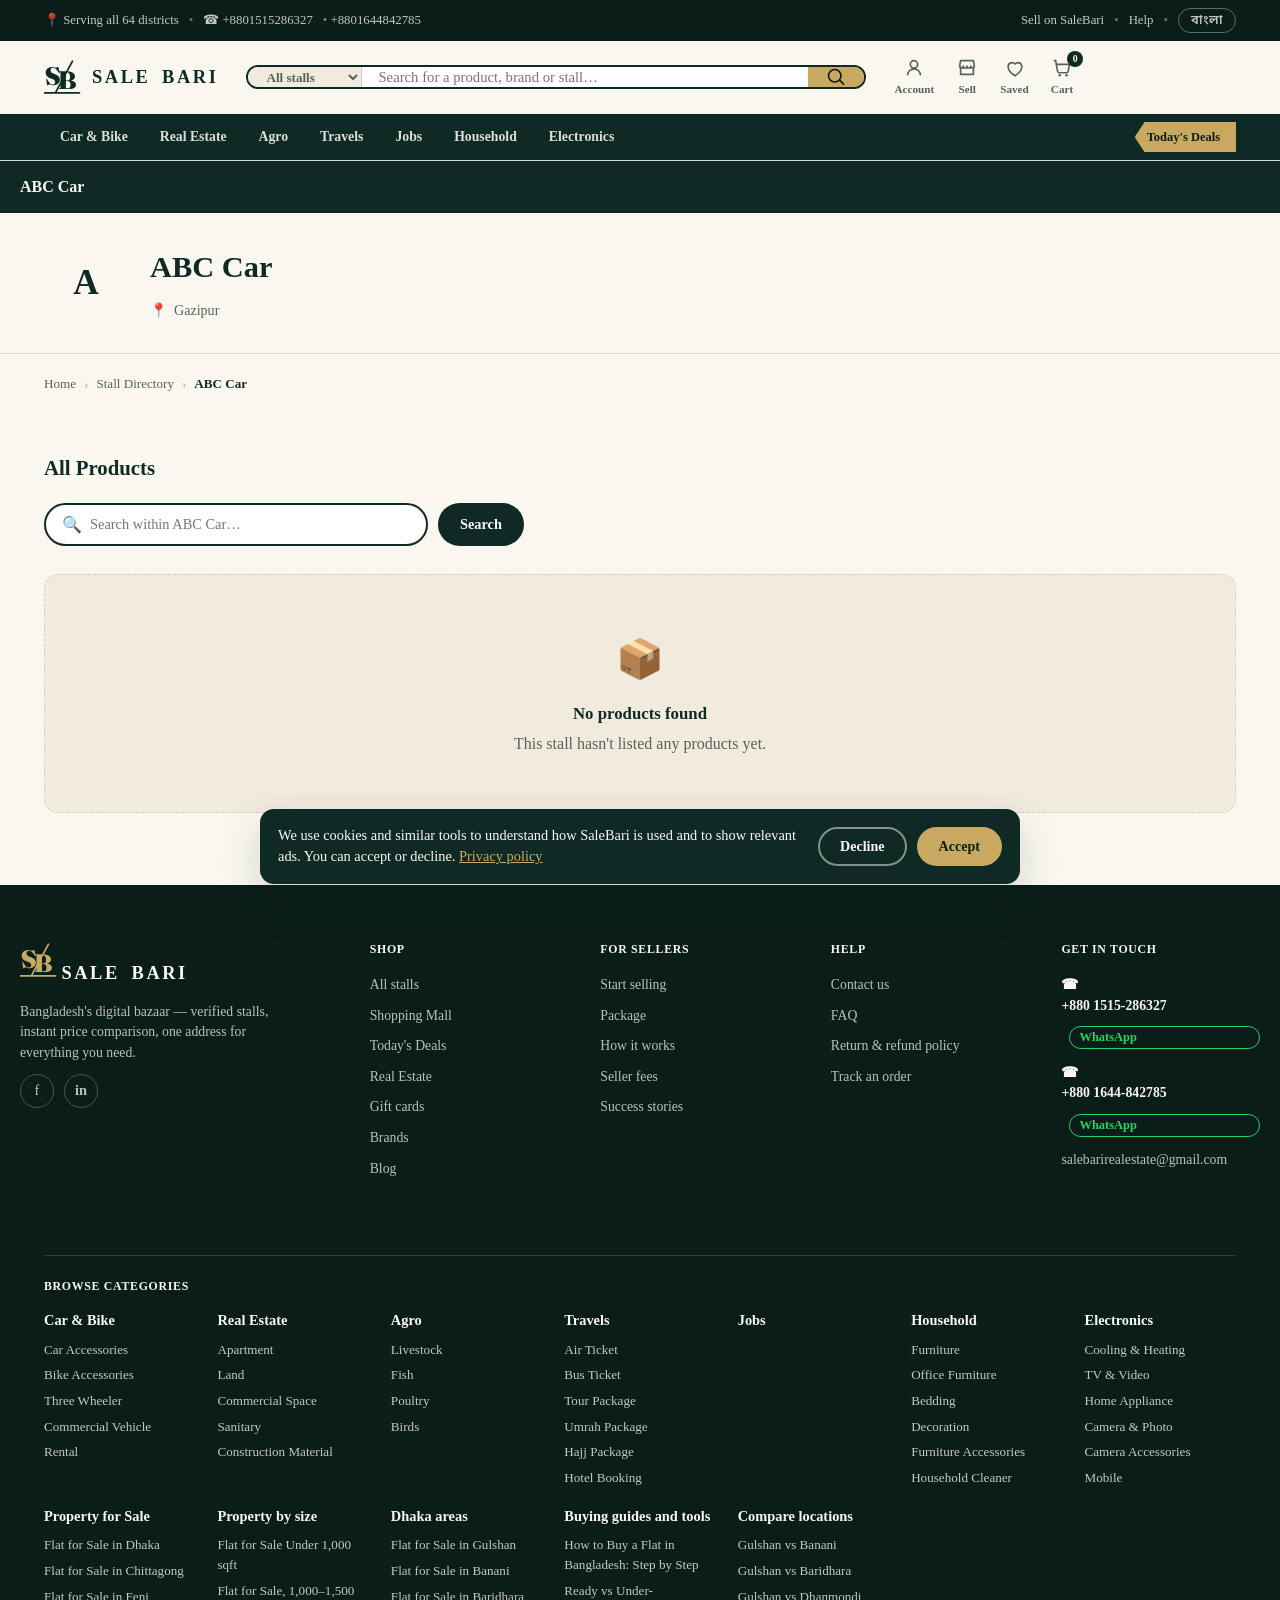
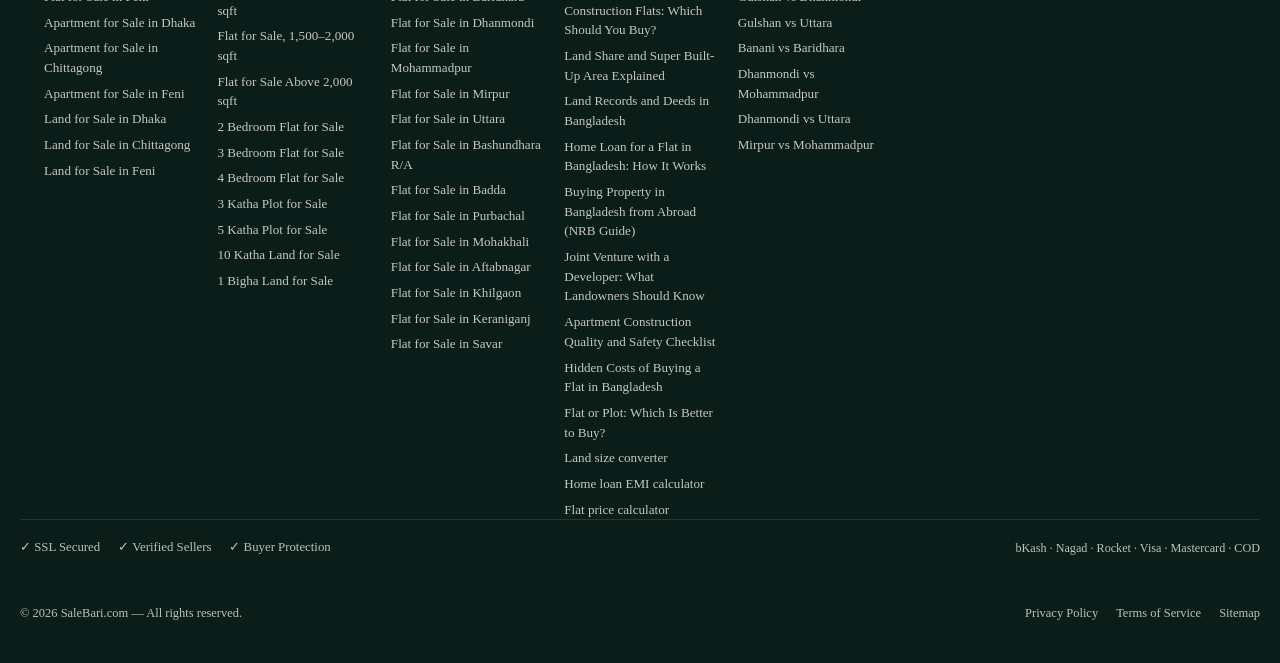
<file: stall/4/index.html>
<!DOCTYPE html>
<html lang="en">
<head>
<meta charset="UTF-8">
<meta name="robots" content="noindex,follow">
<meta name="viewport" content="width=device-width, initial-scale=1.0">
<title>Stall — SaleBari Seller</title>
<meta name="description" content="Visit this verified seller's stall on SaleBari, Bangladesh's digital bazaar.">
<link rel="icon" type="image/svg+xml" href="../../assets/favicon.svg">
<link rel="manifest" href="/manifest.webmanifest">
<link rel="apple-touch-icon" href="/assets/apple-touch-icon.png">
<link rel="preconnect" href="https://fonts.googleapis.com">
<link rel="preconnect" href="https://fonts.gstatic.com" crossorigin>
<link href="https://fonts.googleapis.com/css2?family=Fraunces:ital,opsz,wght@0,9..144,500;0,9..144,600;0,9..144,700;0,9..144,900;1,9..144,600&family=Noto+Sans+Bengali:wght@400;500;600;700;800&display=swap" rel="stylesheet">
<link rel="stylesheet" href="../../css/style.css?v=25">
</head>
<body>

<!-- ============ UTILITY BAR ============ -->
<div class="utility-bar">
  <div class="wrap utility-inner">
    <div class="utility-left">
      <span data-i18n="utility.location">📍 Serving all 64 districts</span>
      <span class="sep">•</span>
      <span data-i18n="utility.helpline">☎ +8801515286327</span><span class="util-num2">+8801644842785</span>
    </div>
    <div class="utility-right">
      <a href="../../sell/" data-i18n="utility.sell">Sell on SaleBari</a>
      <span class="sep">•</span>
      <a href="/help/" data-i18n="utility.help">Help</a>
      <span class="sep">•</span>
      <button type="button" id="langToggle" class="lang-toggle">বাংলা</button>
    </div>
  </div>
</div>

<!-- ============ HEADER ============ -->
<header class="site-header">
  <div class="wrap header-inner">
    <a href="../../index.html" class="logo">
      <svg class="logo-icon" viewBox="0 0 120 120" xmlns="http://www.w3.org/2000/svg" aria-hidden="true">
        <text x="2" y="86" font-family="Fraunces, Georgia, serif" font-weight="900" font-size="80" fill="currentColor">S</text>
        <text x="44" y="98" font-family="Fraunces, Georgia, serif" font-weight="900" font-size="80" fill="currentColor">B</text>
        <line x1="90" y1="10" x2="38" y2="106" stroke="currentColor" stroke-width="5.5" stroke-linecap="round"/>
        <line x1="2" y1="110" x2="112" y2="110" stroke="currentColor" stroke-width="5.5" stroke-linecap="round"/>
      </svg>
      <span class="logo-word">Sale Bari</span>
    </a>

    <form class="search-bar" role="search">
      <select class="search-scope" aria-label="Category">
        <option data-i18n="search.scope.all">All stalls</option>
        <option data-i18n="cat.realestate">Real Estate</option>
        <option data-i18n="cat.carbike">Car &amp; Bike</option>
        <option data-i18n="cat.agro">Agro</option>
        <option data-i18n="cat.travels">Travels</option>
        <option data-i18n="cat.jobs">Jobs</option>
        <option data-i18n="cat.household">Household</option>
        <option data-i18n="cat.electronics">Electronics</option>
      </select>
      <input type="search" placeholder="Search for a product, brand or stall…" aria-label="Search" data-i18n-placeholder="search.placeholder">
      <button type="submit" aria-label="Search">
        <svg viewBox="0 0 24 24" width="20" height="20"><path fill="none" stroke="currentColor" stroke-width="2" stroke-linecap="round" d="M10.5 18a7.5 7.5 0 1 1 0-15 7.5 7.5 0 0 1 0 15Zm6.4-1.6L21 20.5"/></svg>
      </button>
    </form>

    <div class="header-actions">
      <a href="../../account/" class="icon-link">
        <svg viewBox="0 0 24 24" width="22" height="22"><path fill="none" stroke="currentColor" stroke-width="1.8" d="M12 12a4 4 0 1 0 0-8 4 4 0 0 0 0 8Zm-7 8c0-3.9 3.1-7 7-7s7 3.1 7 7"/></svg>
        <span data-i18n="header.account">Account</span>
      </a>
      <a href="../../sell/" class="icon-link sell-link">
        <svg viewBox="0 0 24 24" width="22" height="22"><path fill="none" stroke="currentColor" stroke-width="1.8" stroke-linejoin="round" d="M4 10 5 4h14l1 6M4 10a2 2 0 0 0 4 0 2 2 0 0 0 4 0 2 2 0 0 0 4 0 2 2 0 0 0 4 0M5 10v9h14v-9"/></svg>
        <span data-i18n="header.sell">Sell</span>
      </a>
      <a href="../../wishlist/" class="icon-link wish-link" aria-label="Saved items">
        <svg viewBox="0 0 24 24" width="22" height="22"><path fill="none" stroke="currentColor" stroke-width="1.8" stroke-linejoin="round" d="M12 20.5s-7.5-4.6-7.5-10.2A4.3 4.3 0 0 1 12 7.6a4.3 4.3 0 0 1 7.5 2.7c0 5.6-7.5 10.2-7.5 10.2Z"/></svg>
        <span data-i18n="header.saved">Saved</span>
        <b class="cart-count wish-count" hidden>0</b>
      </a>
      <a href="../../index.html#cart" class="icon-link cart-link">
        <svg viewBox="0 0 24 24" width="22" height="22"><path fill="none" stroke="currentColor" stroke-width="1.8" d="M3 4h2l2.2 11.6a2 2 0 0 0 2 1.6h7.6a2 2 0 0 0 2-1.6L20 8H6"/><circle cx="9.5" cy="20" r="1.4" fill="currentColor"/><circle cx="17" cy="20" r="1.4" fill="currentColor"/></svg>
        <span data-i18n="header.cart">Cart</span>
        <b class="cart-count">0</b>
      </a>
      <button class="menu-toggle" aria-label="Toggle menu" aria-expanded="false">
        <span></span><span></span><span></span>
      </button>
    </div>
  </div>

  <nav class="category-nav" aria-label="Categories">
    <div class="wrap cat-nav-inner">
      <ul class="cat-list"><li class="has-mega"><a href="/car-bike/" data-i18n="cn.1">Car &amp; Bike</a><div class="mega mega-narrow"><div class="mega-col"><span class="mega-item"><a href="/car-bike/accessories/" data-i18n="cn.4">Car Accessories</a><div class="flyout"><a class="flyout-all" href="/car-bike/accessories/" data-i18n="allin.4">All in Car Accessories</a><a href="/car-bike/accessories/scratch-remover/" data-i18n="cn.18">Car Scratch Remover</a><a href="/car-bike/accessories/engine-oil/" data-i18n="cn.19">Engine Oil</a><a href="/car-bike/accessories/scanner/" data-i18n="cn.20">Car Scanner</a><a href="/car-bike/accessories/dashcam/" data-i18n="cn.21">DashCam</a></div></span><span class="mega-item"><a href="/car-bike/bike-accessories/" data-i18n="cn.5">Bike Accessories</a><div class="flyout"><a class="flyout-all" href="/car-bike/bike-accessories/" data-i18n="allin.5">All in Bike Accessories</a><a href="/car-bike/bike-accessories/motorcycle-helmet/" data-i18n="cn.22">Motorcycle Helmet</a><a href="/car-bike/bike-accessories/motorcycle-tyre/" data-i18n="cn.23">Motorcycle Tyre</a></div></span><span class="mega-item"><a href="/car-bike/three-wheeler/" data-i18n="cn.6">Three Wheeler</a><div class="flyout"><a class="flyout-all" href="/car-bike/three-wheeler/" data-i18n="allin.6">All in Three Wheeler</a><a href="/car-bike/three-wheeler/cng/" data-i18n="cn.24">CNG</a><a href="/car-bike/three-wheeler/auto-rickshaw/" data-i18n="cn.25">Auto Rickshaw</a></div></span><span class="mega-item"><a href="/car-bike/commercial-vehicle/" data-i18n="cn.7">Commercial Vehicle</a><div class="flyout"><a class="flyout-all" href="/car-bike/commercial-vehicle/" data-i18n="allin.7">All in Commercial Vehicle</a><a href="/car-bike/commercial-vehicle/boat/" data-i18n="cn.26">Boat</a><a href="/car-bike/commercial-vehicle/truck/" data-i18n="cn.27">Truck</a><a href="/car-bike/commercial-vehicle/tractor/" data-i18n="cn.28">Tractor</a><a href="/car-bike/commercial-vehicle/bus/" data-i18n="cn.29">Bus</a></div></span><span class="mega-item"><a href="/car-bike/rental/" data-i18n="cn.8">Rental</a><div class="flyout"><a class="flyout-all" href="/car-bike/rental/" data-i18n="allin.8">All in Rental</a><a href="/car-bike/rental/pickup-rental/" data-i18n="cn.30">Pickup Rental</a><a href="/car-bike/rental/ambulance-service/" data-i18n="cn.31">Ambulance Service</a></div></span></div></div></li><li class="has-mega"><a href="/real-estate/" data-i18n="cn.2">Real Estate</a><div class="mega mega-narrow"><div class="mega-col"><a href="/real-estate/apartment/" data-i18n="cn.9">Apartment</a><a href="/real-estate/land/" data-i18n="cn.10">Land</a><a href="/real-estate/commercial-space/" data-i18n="cn.11">Commercial Space</a><span class="mega-item"><a href="/real-estate/sanitary/" data-i18n="cn.12">Sanitary</a><div class="flyout"><a class="flyout-all" href="/real-estate/sanitary/" data-i18n="allin.12">All in Sanitary</a><a href="/real-estate/sanitary/commode/" data-i18n="cn.32">Commode</a><a href="/real-estate/sanitary/basin/" data-i18n="cn.33">Basin</a><a href="/real-estate/sanitary/water-tap/" data-i18n="cn.34">Water Tap</a></div></span><span class="mega-item"><a href="/real-estate/construction-material/" data-i18n="cn.13">Construction Material</a><div class="flyout"><a class="flyout-all" href="/real-estate/construction-material/" data-i18n="allin.13">All in Construction Material</a><a href="/real-estate/construction-material/cement/" data-i18n="cn.35">Cement</a><a href="/real-estate/construction-material/sand/" data-i18n="cn.36">Sand</a><a href="/real-estate/construction-material/stone/" data-i18n="cn.37">Stone</a><a href="/real-estate/construction-material/brick/" data-i18n="cn.38">Brick</a><a href="/real-estate/construction-material/rod/" data-i18n="cn.39">Rod</a><a href="/real-estate/construction-material/equipment/" data-i18n="cn.40">Construction Equipment</a></div></span></div></div></li><li class="has-mega"><a href="/agro/" data-i18n="cn.3">Agro</a><div class="mega mega-narrow"><div class="mega-col"><span class="mega-item"><a href="/agro/livestock/" data-i18n="cn.14">Livestock</a><div class="flyout"><a class="flyout-all" href="/agro/livestock/" data-i18n="allin.14">All in Livestock</a><a href="/agro/livestock/cow/" data-i18n="cn.41">Cow</a><a href="/agro/livestock/goat/" data-i18n="cn.42">Goat</a><a href="/agro/livestock/buffalo/" data-i18n="cn.43">Buffalo</a></div></span><span class="mega-item"><a href="/agro/fish/" data-i18n="cn.15">Fish</a><div class="flyout"><a class="flyout-all" href="/agro/fish/" data-i18n="allin.15">All in Fish</a><a href="/agro/fish/rui/" data-i18n="cn.44">Rui</a><a href="/agro/fish/katla/" data-i18n="cn.45">Katla</a><a href="/agro/fish/tilapia/" data-i18n="cn.46">Tilapia</a><a href="/agro/fish/pangas/" data-i18n="cn.47">Pangas</a><a href="/agro/fish/other-fish/" data-i18n="cn.48">Other Fish</a></div></span><span class="mega-item"><a href="/agro/poultry/" data-i18n="cn.16">Poultry</a><div class="flyout"><a class="flyout-all" href="/agro/poultry/" data-i18n="allin.16">All in Poultry</a><a href="/agro/poultry/chicken/" data-i18n="cn.49">Chicken</a><a href="/agro/poultry/duck/" data-i18n="cn.50">Duck</a></div></span><span class="mega-item"><a href="/agro/birds/" data-i18n="cn.17">Birds</a><div class="flyout"><a class="flyout-all" href="/agro/birds/" data-i18n="allin.17">All in Birds</a><a href="/agro/birds/pigeon/" data-i18n="cn.51">Pigeon</a><a href="/agro/birds/other-permitted-birds/" data-i18n="cn.52">Other Permitted Birds</a></div></span></div></div></li><li class="has-mega"><a href="/travels/" data-i18n="cn.53">Travels</a><div class="mega mega-narrow"><div class="mega-col"><a href="/travels/air-ticket/" data-i18n="cn.54">Air Ticket</a><a href="/travels/bus-ticket/" data-i18n="cn.55">Bus Ticket</a><a href="/travels/tour-package/" data-i18n="cn.56">Tour Package</a><a href="/travels/umrah-package/" data-i18n="cn.57">Umrah Package</a><a href="/travels/hajj-package/" data-i18n="cn.58">Hajj Package</a><a href="/travels/hotel-booking/" data-i18n="cn.59">Hotel Booking</a><a href="/travels/visa-processing/" data-i18n="cn.60">Visa Processing</a><span class="mega-item"><a href="/travels/doctor-appointment/" data-i18n="cn.61">Doctor Appointment</a><div class="flyout"><a class="flyout-all" href="/travels/doctor-appointment/" data-i18n="allin.61">All in Doctor Appointment</a><a href="/travels/doctor-appointment/indian-doctor-appointment/" data-i18n="cn.62">Indian Doctor Appointment</a></div></span><a href="/travels/train-ticket/" data-i18n="cn.63">Train Ticket</a><a href="/travels/saint-martin-ship-ticket/" data-i18n="cn.64">Saint Martin Ship Ticket</a></div></div></li><li><a href="/jobs/" data-i18n="cn.65">Jobs</a></li><li class="has-mega"><a href="/household/" data-i18n="cn.66">Household</a><div class="mega mega-narrow"><div class="mega-col"><span class="mega-item"><a href="/household/furniture/" data-i18n="cn.67">Furniture</a><div class="flyout"><a class="flyout-all" href="/household/furniture/" data-i18n="allin.67">All in Furniture</a><a href="/household/furniture/bed/" data-i18n="cn.68">Bed</a><a href="/household/furniture/bedside-table/" data-i18n="cn.69">Bedside Table</a><a href="/household/furniture/air-bed/" data-i18n="cn.70">Air Bed</a><a href="/household/furniture/dining-table/" data-i18n="cn.71">Dining Table</a><a href="/household/furniture/dining-chair/" data-i18n="cn.72">Dining Chair</a><a href="/household/furniture/sofa-set/" data-i18n="cn.73">Sofa Set</a><a href="/household/furniture/center-table/" data-i18n="cn.74">Center Table</a><a href="/household/furniture/divan/" data-i18n="cn.75">Divan</a><a href="/household/furniture/dressing-table/" data-i18n="cn.76">Dressing Table</a><a href="/household/furniture/showcase/" data-i18n="cn.77">Showcase</a><a href="/household/furniture/shelf/" data-i18n="cn.78">Shelf</a><a href="/household/furniture/wardrobe/" data-i18n="cn.79">Wardrobe</a><a href="/household/furniture/almirah/" data-i18n="cn.80">Almirah</a><a href="/household/furniture/trolley/" data-i18n="cn.81">Trolley</a><a href="/household/furniture/stool/" data-i18n="cn.82">Stool</a><a href="/household/furniture/furniture-set/" data-i18n="cn.83">Furniture Set</a><a href="/household/furniture/kitchen-furniture/" data-i18n="cn.84">Kitchen Furniture</a><a href="/household/furniture/shoe-rack/" data-i18n="cn.85">Shoe Rack</a></div></span><span class="mega-item"><a href="/household/office-furniture/" data-i18n="cn.86">Office Furniture</a><div class="flyout"><a class="flyout-all" href="/household/office-furniture/" data-i18n="allin.86">All in Office Furniture</a><a href="/household/office-furniture/office-table/" data-i18n="cn.87">Office Table</a><a href="/household/office-furniture/chair/" data-i18n="cn.88">Chair</a><a href="/household/office-furniture/display-rack/" data-i18n="cn.89">Display Rack</a></div></span><span class="mega-item"><a href="/household/bedding/" data-i18n="cn.90">Bedding</a><div class="flyout"><a class="flyout-all" href="/household/bedding/" data-i18n="allin.90">All in Bedding</a><a href="/household/bedding/bed-sheet/" data-i18n="cn.91">Bed Sheet</a><a href="/household/bedding/mosquito-net/" data-i18n="cn.92">Mosquito Net</a><a href="/household/bedding/mattress/" data-i18n="cn.93">Mattress</a><a href="/household/bedding/pillow/" data-i18n="cn.94">Pillow</a><a href="/household/bedding/cushion/" data-i18n="cn.95">Cushion</a><a href="/household/bedding/sofa-foam/" data-i18n="cn.96">Sofa Foam</a><a href="/household/bedding/blanket/" data-i18n="cn.97">Blanket</a></div></span><span class="mega-item"><a href="/household/decoration/" data-i18n="cn.98">Decoration</a><div class="flyout"><a class="flyout-all" href="/household/decoration/" data-i18n="allin.98">All in Decoration</a><a href="/household/decoration/curtain/" data-i18n="cn.99">Curtain</a><a href="/household/decoration/floor-mat/" data-i18n="cn.100">Floor Mat</a><a href="/household/decoration/interior-design/" data-i18n="cn.101">Interior Design</a><a href="/household/decoration/showpiece/" data-i18n="cn.102">Showpiece</a><a href="/household/decoration/mirror/" data-i18n="cn.103">Mirror</a><a href="/household/decoration/door/" data-i18n="cn.104">Door</a><a href="/household/decoration/tiles/" data-i18n="cn.105">Tiles</a><a href="/household/decoration/decor-accessories/" data-i18n="cn.106">Decor Accessories</a><a href="/household/decoration/organizer/" data-i18n="cn.107">Organizer</a></div></span><a href="/household/furniture-accessories/" data-i18n="cn.108">Furniture Accessories</a><span class="mega-item"><a href="/household/cleaner/" data-i18n="cn.109">Household Cleaner</a><div class="flyout"><a class="flyout-all" href="/household/cleaner/" data-i18n="allin.109">All in Household Cleaner</a><a href="/household/cleaner/mop/" data-i18n="cn.110">Mop</a><a href="/household/cleaner/hose-pipe/" data-i18n="cn.111">Hose Pipe</a><a href="/household/cleaner/floor-cleaner/" data-i18n="cn.112">Floor Cleaner</a><a href="/household/cleaner/glass-cleaner/" data-i18n="cn.113">Glass Cleaner</a><a href="/household/cleaner/air-freshener/" data-i18n="cn.114">Air Freshener</a><a href="/household/cleaner/basket/" data-i18n="cn.115">Basket</a></div></span><span class="mega-item"><a href="/household/pest-control/" data-i18n="cn.116">Pest Control</a><div class="flyout"><a class="flyout-all" href="/household/pest-control/" data-i18n="allin.116">All in Pest Control</a><a href="/household/pest-control/mosquito-killer/" data-i18n="cn.117">Mosquito Killer</a><a href="/household/pest-control/pest-control-service/" data-i18n="cn.118">Pest Control Service</a></div></span><span class="mega-item"><a href="/household/kitchenware/" data-i18n="cn.119">Kitchenware</a><div class="flyout"><a class="flyout-all" href="/household/kitchenware/" data-i18n="allin.119">All in Kitchenware</a><a href="/household/kitchenware/crockeries/" data-i18n="cn.120">Crockeries</a><a href="/household/kitchenware/vegetable-cutter/" data-i18n="cn.121">Vegetable Cutter</a><a href="/household/kitchenware/fry-pan/" data-i18n="cn.122">Fry Pan</a><a href="/household/kitchenware/korai/" data-i18n="cn.123">Korai</a><a href="/household/kitchenware/pressure-cooker/" data-i18n="cn.124">Pressure Cooker</a><a href="/household/kitchenware/cup-mug/" data-i18n="cn.125">Cup &amp; Mug</a><a href="/household/kitchenware/water-bottle/" data-i18n="cn.126">Water Bottle</a><a href="/household/kitchenware/kitchen-knife/" data-i18n="cn.127">Kitchen Knife</a></div></span><span class="mega-item"><a href="/household/stationery-craft/" data-i18n="cn.128">Stationery &amp; Craft</a><div class="flyout"><a class="flyout-all" href="/household/stationery-craft/" data-i18n="allin.128">All in Stationery &amp; Craft</a><a href="/household/stationery-craft/paper-notebook/" data-i18n="cn.129">Paper Notebook</a><a href="/household/stationery-craft/wrapping-paper/" data-i18n="cn.130">Wrapping Paper</a><a href="/household/stationery-craft/stapler/" data-i18n="cn.131">Stapler</a><a href="/household/stationery-craft/scotch-tape/" data-i18n="cn.132">Scotch Tape</a><a href="/household/stationery-craft/pen/" data-i18n="cn.133">Pen</a><a href="/household/stationery-craft/measuring-tape/" data-i18n="cn.134">Measuring Tape</a></div></span><span class="mega-item"><a href="/household/bathroom-accessories/" data-i18n="cn.135">Bathroom Accessories</a><div class="flyout"><a class="flyout-all" href="/household/bathroom-accessories/" data-i18n="allin.135">All in Bathroom Accessories</a><a href="/household/bathroom-accessories/toilet-seat/" data-i18n="cn.136">Toilet Seat</a></div></span></div></div></li><li class="has-mega"><a href="/electronics/" data-i18n="cn.137">Electronics</a><div class="mega mega-narrow"><div class="mega-col"><span class="mega-item"><a href="/electronics/cooling-heating/" data-i18n="cn.138">Cooling &amp; Heating</a><div class="flyout"><a class="flyout-all" href="/electronics/cooling-heating/" data-i18n="allin.138">All in Cooling &amp; Heating</a><a href="/electronics/cooling-heating/air-conditioner/" data-i18n="cn.139">Air Conditioner</a><a href="/electronics/cooling-heating/ac-ton-calculator/" data-i18n="cn.140">AC Ton Calculator</a><a href="/electronics/cooling-heating/ac-bill-calculator/" data-i18n="cn.141">AC Bill Calculator</a><a href="/electronics/cooling-heating/ac-accessories/" data-i18n="cn.142">AC Accessories</a><a href="/electronics/cooling-heating/air-curtain/" data-i18n="cn.143">Air Curtain</a><a href="/electronics/cooling-heating/air-cooler/" data-i18n="cn.144">Air Cooler</a><a href="/electronics/cooling-heating/room-heater/" data-i18n="cn.145">Room Heater</a><a href="/electronics/cooling-heating/fan/" data-i18n="cn.146">Fan</a><a href="/electronics/cooling-heating/air-purifier/" data-i18n="cn.147">Air Purifier</a><a href="/electronics/cooling-heating/humidifier/" data-i18n="cn.148">Humidifier</a><a href="/electronics/cooling-heating/dehumidifier/" data-i18n="cn.149">Dehumidifier</a><a href="/electronics/cooling-heating/water-heater-geyser/" data-i18n="cn.150">Water Heater &amp; Geyser</a></div></span><span class="mega-item"><a href="/electronics/tv-video/" data-i18n="cn.151">TV &amp; Video</a><div class="flyout"><a class="flyout-all" href="/electronics/tv-video/" data-i18n="allin.151">All in TV &amp; Video</a><a href="/electronics/tv-video/television/" data-i18n="cn.152">Television</a><a href="/electronics/tv-video/size-calculator/" data-i18n="cn.153">TV Size Calculator</a><a href="/electronics/tv-video/android-tv-box/" data-i18n="cn.154">Android TV Box</a><a href="/electronics/tv-video/air-mouse/" data-i18n="cn.155">Air Mouse</a><a href="/electronics/tv-video/wireless-display-adapter/" data-i18n="cn.156">Wireless Display Adapter</a><a href="/electronics/tv-video/3d-glass/" data-i18n="cn.157">3D Glass</a><a href="/electronics/tv-video/satellite-dish/" data-i18n="cn.158">Satellite Dish</a><a href="/electronics/tv-video/accessories/" data-i18n="cn.159">TV Accessories</a><a href="/electronics/tv-video/remote/" data-i18n="cn.160">TV Remote</a><a href="/electronics/tv-video/bracket/" data-i18n="cn.161">TV Bracket</a><a href="/electronics/tv-video/game-console/" data-i18n="cn.162">Game Console</a><a href="/electronics/tv-video/game-controller/" data-i18n="cn.163">Game Controller</a><a href="/electronics/tv-video/game-accessories/" data-i18n="cn.164">Game Accessories</a><a href="/electronics/tv-video/repair-service/" data-i18n="cn.165">TV Repair Service</a></div></span><span class="mega-item"><a href="/electronics/home-appliance/" data-i18n="cn.166">Home Appliance</a><div class="flyout"><a class="flyout-all" href="/electronics/home-appliance/" data-i18n="allin.166">All in Home Appliance</a><a href="/electronics/home-appliance/water-filter/" data-i18n="cn.167">Water Filter</a><a href="/electronics/home-appliance/filter-accessories/" data-i18n="cn.168">Filter Accessories</a><a href="/electronics/home-appliance/electric-chula/" data-i18n="cn.169">Electric Chula</a><a href="/electronics/home-appliance/dishwasher/" data-i18n="cn.170">Dishwasher</a><a href="/electronics/home-appliance/refrigerator/" data-i18n="cn.171">Refrigerator</a><a href="/electronics/home-appliance/washing-machine/" data-i18n="cn.172">Washing Machine</a><a href="/electronics/home-appliance/microwave-oven/" data-i18n="cn.173">Microwave Oven</a><a href="/electronics/home-appliance/blender/" data-i18n="cn.174">Blender</a><a href="/electronics/home-appliance/air-diffuser/" data-i18n="cn.175">Air Diffuser</a><a href="/electronics/home-appliance/air-fryer/" data-i18n="cn.176">Air Fryer</a><a href="/electronics/home-appliance/food-dehydrator/" data-i18n="cn.177">Food Dehydrator</a><a href="/electronics/home-appliance/coffee-machine/" data-i18n="cn.178">Coffee Machine</a><a href="/electronics/home-appliance/toaster/" data-i18n="cn.179">Toaster</a><a href="/electronics/home-appliance/iron/" data-i18n="cn.180">Iron</a><a href="/electronics/home-appliance/food-maker/" data-i18n="cn.181">Food Maker</a><a href="/electronics/home-appliance/electric-kettle/" data-i18n="cn.182">Electric Kettle</a><a href="/electronics/home-appliance/vacuum-cleaner/" data-i18n="cn.183">Vacuum Cleaner</a><a href="/electronics/home-appliance/rice-cooker/" data-i18n="cn.184">Rice Cooker</a><a href="/electronics/home-appliance/thermos-container/" data-i18n="cn.185">Thermos Container</a><a href="/electronics/home-appliance/sewing-machine/" data-i18n="cn.186">Sewing Machine</a><a href="/electronics/home-appliance/dispenser/" data-i18n="cn.187">Dispenser</a><a href="/electronics/home-appliance/gas-stove/" data-i18n="cn.188">Gas Stove</a><a href="/electronics/home-appliance/kitchen-hood/" data-i18n="cn.189">Kitchen Hood</a><a href="/electronics/home-appliance/roti-maker/" data-i18n="cn.190">Roti Maker</a><a href="/electronics/home-appliance/barbeque-grill/" data-i18n="cn.191">Barbeque Grill</a><a href="/electronics/home-appliance/bathroom-supplies/" data-i18n="cn.192">Bathroom Supplies</a><a href="/electronics/home-appliance/kitchen-storage/" data-i18n="cn.193">Kitchen Storage</a></div></span><span class="mega-item"><a href="/electronics/camera-photo/" data-i18n="cn.194">Camera &amp; Photo</a><div class="flyout"><a class="flyout-all" href="/electronics/camera-photo/" data-i18n="allin.194">All in Camera &amp; Photo</a><a href="/electronics/camera-photo/drone/" data-i18n="cn.195">Drone</a><a href="/electronics/camera-photo/digital-camera/" data-i18n="cn.196">Digital Camera</a><a href="/electronics/camera-photo/dslr/" data-i18n="cn.197">DSLR</a><a href="/electronics/camera-photo/action-camera/" data-i18n="cn.198">Action Camera</a><a href="/electronics/camera-photo/mirrorless-camera/" data-i18n="cn.199">Mirrorless Camera</a><a href="/electronics/camera-photo/instant-camera/" data-i18n="cn.200">Instant Camera</a><a href="/electronics/camera-photo/video-camera/" data-i18n="cn.201">Video Camera</a><a href="/electronics/camera-photo/digital-photo-frame/" data-i18n="cn.202">Digital Photo Frame</a><a href="/electronics/camera-photo/binocular/" data-i18n="cn.203">Binocular</a><a href="/electronics/camera-photo/telescope/" data-i18n="cn.204">Telescope</a></div></span><span class="mega-item"><a href="/electronics/camera-accessories/" data-i18n="cn.205">Camera Accessories</a><div class="flyout"><a class="flyout-all" href="/electronics/camera-accessories/" data-i18n="allin.205">All in Camera Accessories</a><a href="/electronics/camera-accessories/lens/" data-i18n="cn.206">Camera Lens</a><a href="/electronics/camera-accessories/flash/" data-i18n="cn.207">Camera Flash</a><a href="/electronics/camera-accessories/studio-light/" data-i18n="cn.208">Studio Light</a><a href="/electronics/camera-accessories/battery/" data-i18n="cn.209">Camera Battery</a><a href="/electronics/camera-accessories/charger/" data-i18n="cn.210">Camera Charger</a><a href="/electronics/camera-accessories/memory-card/" data-i18n="cn.211">Memory Card</a><a href="/electronics/camera-accessories/tripod/" data-i18n="cn.212">Camera Tripod</a><a href="/electronics/camera-accessories/lens-cleaning-kit/" data-i18n="cn.213">Lens Cleaning Kit</a><a href="/electronics/camera-accessories/bag/" data-i18n="cn.214">Camera Bag</a><a href="/electronics/camera-accessories/lens-hood/" data-i18n="cn.215">Lens Hood</a></div></span><a href="/electronics/mobile/" data-i18n="cn.216">Mobile</a><span class="mega-item"><a href="/electronics/mobile-accessories/" data-i18n="cn.217">Mobile Accessories</a><div class="flyout"><a class="flyout-all" href="/electronics/mobile-accessories/" data-i18n="allin.217">All in Mobile Accessories</a><a href="/electronics/mobile-accessories/power-bank/" data-i18n="cn.218">Power Bank</a><a href="/electronics/mobile-accessories/battery/" data-i18n="cn.219">Mobile Battery</a><a href="/electronics/mobile-accessories/data-cable/" data-i18n="cn.220">Data Cable</a><a href="/electronics/mobile-accessories/phone-charger/" data-i18n="cn.221">Mobile Phone Charger</a><a href="/electronics/mobile-accessories/wireless-charger/" data-i18n="cn.222">Wireless Charger</a><a href="/electronics/mobile-accessories/car-charger/" data-i18n="cn.223">Car Charger</a><a href="/electronics/mobile-accessories/selfie-stick/" data-i18n="cn.224">Selfie Stick</a><a href="/electronics/mobile-accessories/phone-cover/" data-i18n="cn.225">Mobile Phone Cover</a><a href="/electronics/mobile-accessories/phone-camera-lens/" data-i18n="cn.226">Mobile Phone Camera Lens</a><a href="/electronics/mobile-accessories/signal-booster/" data-i18n="cn.227">Mobile Signal Booster</a><a href="/electronics/mobile-accessories/holder/" data-i18n="cn.228">Mobile Holder</a><a href="/electronics/mobile-accessories/screen-protector/" data-i18n="cn.229">Screen Protector</a><a href="/electronics/mobile-accessories/vr-box/" data-i18n="cn.230">VR Box</a><a href="/electronics/mobile-accessories/other-accessories/" data-i18n="cn.231">Other Accessories</a></div></span><span class="mega-item"><a href="/electronics/telephony/" data-i18n="cn.232">Telephony</a><div class="flyout"><a class="flyout-all" href="/electronics/telephony/" data-i18n="allin.232">All in Telephony</a><a href="/electronics/telephony/telephone-set/" data-i18n="cn.233">Telephone Set</a><a href="/electronics/telephony/ip-phone/" data-i18n="cn.234">IP Phone</a><a href="/electronics/telephony/pabx-system/" data-i18n="cn.235">PABX System</a><a href="/electronics/telephony/fax-machine/" data-i18n="cn.236">Fax Machine</a><a href="/electronics/telephony/telephone-accessories/" data-i18n="cn.237">Telephone Accessories</a><a href="/electronics/telephony/walkie-talkie/" data-i18n="cn.238">Walkie Talkie</a></div></span><a href="/electronics/home-stage-audio/" data-i18n="cn.239">Home &amp; Stage Audio</a><span class="mega-item"><a href="/electronics/portable-media/" data-i18n="cn.240">Portable Media</a><div class="flyout"><a class="flyout-all" href="/electronics/portable-media/" data-i18n="allin.240">All in Portable Media</a><a href="/electronics/portable-media/voice-recorder/" data-i18n="cn.241">Voice Recorder</a><a href="/electronics/portable-media/ebook-reader/" data-i18n="cn.242">Ebook Reader</a><a href="/electronics/portable-media/digital-dictionary/" data-i18n="cn.243">Digital Dictionary</a><a href="/electronics/portable-media/hdmi-splitter/" data-i18n="cn.244">HDMI Splitter</a><a href="/electronics/portable-media/mp3-player/" data-i18n="cn.245">MP3 Player</a><a href="/electronics/portable-media/ipod-player/" data-i18n="cn.246">iPod Player</a><a href="/electronics/portable-media/calculator/" data-i18n="cn.247">Calculator</a></div></span><a href="/electronics/radio/" data-i18n="cn.248">Radio</a></div></div></li></ul>
      <a class="deals-tag" href="../../index.html#deals" data-i18n="deals.tag">Today's Deals</a>
    </div>
  </nav>
</header>

<!-- ============ STALL DETAIL ============ -->
<div class="stall-hero no-banner">
  <div class="wrap stall-hero-info-bar">
    <span class="stall-hero-info-name" id="heroName"></span>
    <span class="vbadge-lg vbadge-optional" data-i18n="vbadge.nid" title="NID Verified">✓</span>
  </div>
</div>

<section class="stall-detail-identity">
  <div class="wrap stall-identity-card">
    <div class="stall-identity-logo" id="identityLogo" aria-hidden="true"></div>
    <div class="stall-identity-info">
      <div class="stall-identity-name-row">
        <h1 class="stall-identity-name" id="identityName"></h1>
        <span class="vbadge-lg vbadge-optional" data-i18n="vbadge.nid" title="NID Verified">✓</span>
      </div>
      <div class="stall-identity-meta">
        <span class="stall-identity-meta-item">📍 <span id="identityDistrict"></span></span>
      </div>
    </div>
  </div>
</section>

<div class="wrap">
  <nav class="breadcrumb" aria-label="Breadcrumb" style="margin-top:20px;">
    <a href="../../index.html" data-i18n="nav.home">Home</a>
    <span class="breadcrumb-sep">›</span>
    <a href="../list/" data-i18n="stall.directory">Stall Directory</a>
    <span class="breadcrumb-sep">›</span>
    <span class="breadcrumb-current" id="breadcrumbCurrent"></span>
  </nav>
</div>

<div class="stall-detail-body">
  <div class="wrap">
    <section class="stall-products">
      <div class="stall-section-header">
        <h2 class="stall-section-title" data-i18n="stall.allProducts">All Products</h2>
      </div>
      <form class="stall-products-toolbar" onsubmit="return false;">
        <div class="stall-products-search">
          <span aria-hidden="true">🔍</span>
          <input type="search" id="stallSearchInput" aria-label="Search products from this stall">
        </div>
        <button type="submit" class="stall-products-submit">
          <span data-i18n="stall.searchBtn">Search</span>
        </button>
      </form>
      <div class="stall-empty">
        <div class="stall-empty-icon">📦</div>
        <p class="stall-empty-title" data-i18n="stall.noProductsTitle">No products found</p>
        <p class="stall-empty-msg" data-i18n="stall.noProductsMsg">This stall hasn't listed any products yet.</p>
      </div>
    </section>
  </div>
</div>

<!-- ============ FOOTER ============ -->
<footer class="site-footer">
  <div class="wrap footer-inner">
    <div class="footer-col footer-brand">
      <a href="../../index.html" class="logo logo-footer">
        <svg class="logo-icon" viewBox="0 0 120 120" xmlns="http://www.w3.org/2000/svg" aria-hidden="true">
          <text x="2" y="86" font-family="Fraunces, Georgia, serif" font-weight="900" font-size="80" fill="currentColor">S</text>
          <text x="44" y="98" font-family="Fraunces, Georgia, serif" font-weight="900" font-size="80" fill="currentColor">B</text>
          <line x1="90" y1="10" x2="38" y2="106" stroke="currentColor" stroke-width="5.5" stroke-linecap="round"/>
          <line x1="2" y1="110" x2="112" y2="110" stroke="currentColor" stroke-width="5.5" stroke-linecap="round"/>
        </svg>
        <span class="logo-word">Sale Bari</span>
      </a>
      <p data-i18n="footer.brandDesc">Bangladesh's digital bazaar — verified stalls, instant price comparison, one address for everything you need.</p>
      <div class="social-row">
        <a href="https://www.facebook.com/thesalebari" target="_blank" rel="noopener" aria-label="SaleBari on Facebook" title="Facebook">f</a>
        <a href="https://www.linkedin.com/company/sale-bari/" target="_blank" rel="noopener" aria-label="SaleBari on LinkedIn" title="LinkedIn"><b>in</b></a>
      </div>
    </div>
    <div class="footer-col">
      <h4 data-i18n="footer.shop">Shop</h4>
      <a href="../list/" data-i18n="footer.allStalls">All stalls</a>
      <a href="../../market/list/" data-i18n="footer.shoppingMall">Shopping Mall</a>
      <a href="../../index.html#deals" data-i18n="deals.tag">Today's Deals</a>
      <a href="/real-estate/" data-i18n="cat.realestate">Real Estate</a>
      <a href="#" data-i18n="footer.giftCards">Gift cards</a>
      <a href="../../brand/list/" data-i18n="footer.brands">Brands</a>
      <a href="../../blog.php" data-i18n="footer.blog">Blog</a>
    </div>
    <div class="footer-col">
      <h4 data-i18n="footer.forSellers">For Sellers</h4>
      <a href="../../sell/" data-i18n="footer.startSelling">Start selling</a>
      <a href="../../package.html" data-i18n="footer.package">Package</a>
      <a href="/help/#how-it-works" data-i18n="footer.howItWorks">How it works</a>
      <a href="/package.html" data-i18n="footer.sellerFees">Seller fees</a>
      <a href="/success-stories/" data-i18n="footer.successStories">Success stories</a>
    </div>
    <div class="footer-col">
      <h4 data-i18n="utility.help">Help</h4>
      <a href="/help/#contact" data-i18n="footer.contactUs">Contact us</a>
      <a href="/help/#faq" data-i18n="footer.faq">FAQ</a>
      <a href="/return-and-refund-policy/" data-i18n="footer.returnPolicy">Return &amp; refund policy</a>
      <a href="/track-order/" data-i18n="footer.trackOrder">Track an order</a>
    </div>
    <div class="footer-col">
      <h4 data-i18n="footer.getInTouch">Get in touch</h4>
      <p class="footer-phone">☎ <a href="tel:+8801515286327">+880 1515-286327</a> <a class="ft-wa" href="https://wa.me/8801515286327" target="_blank" rel="noopener">WhatsApp</a></p>
      <p class="footer-phone">☎ <a href="tel:+8801644842785">+880 1644-842785</a> <a class="ft-wa" href="https://wa.me/8801644842785" target="_blank" rel="noopener">WhatsApp</a></p>
      <p>salebarirealestate@gmail.com</p>
    </div>
  </div>

  <div class="wrap"><div class="footer-cats"><h4 data-i18n="footer.browseCats">Browse categories</h4><div class="footer-cats-grid"><div class="footer-cat-col"><a class="footer-cat-head" href="/car-bike/" data-i18n="cn.1">Car &amp; Bike</a><a href="/car-bike/accessories/" data-i18n="cn.4">Car Accessories</a><a href="/car-bike/bike-accessories/" data-i18n="cn.5">Bike Accessories</a><a href="/car-bike/three-wheeler/" data-i18n="cn.6">Three Wheeler</a><a href="/car-bike/commercial-vehicle/" data-i18n="cn.7">Commercial Vehicle</a><a href="/car-bike/rental/" data-i18n="cn.8">Rental</a></div><div class="footer-cat-col"><a class="footer-cat-head" href="/real-estate/" data-i18n="cn.2">Real Estate</a><a href="/real-estate/apartment/" data-i18n="cn.9">Apartment</a><a href="/real-estate/land/" data-i18n="cn.10">Land</a><a href="/real-estate/commercial-space/" data-i18n="cn.11">Commercial Space</a><a href="/real-estate/sanitary/" data-i18n="cn.12">Sanitary</a><a href="/real-estate/construction-material/" data-i18n="cn.13">Construction Material</a></div><div class="footer-cat-col"><a class="footer-cat-head" href="/agro/" data-i18n="cn.3">Agro</a><a href="/agro/livestock/" data-i18n="cn.14">Livestock</a><a href="/agro/fish/" data-i18n="cn.15">Fish</a><a href="/agro/poultry/" data-i18n="cn.16">Poultry</a><a href="/agro/birds/" data-i18n="cn.17">Birds</a></div><div class="footer-cat-col"><a class="footer-cat-head" href="/travels/" data-i18n="cn.53">Travels</a><a href="/travels/air-ticket/" data-i18n="cn.54">Air Ticket</a><a href="/travels/bus-ticket/" data-i18n="cn.55">Bus Ticket</a><a href="/travels/tour-package/" data-i18n="cn.56">Tour Package</a><a href="/travels/umrah-package/" data-i18n="cn.57">Umrah Package</a><a href="/travels/hajj-package/" data-i18n="cn.58">Hajj Package</a><a href="/travels/hotel-booking/" data-i18n="cn.59">Hotel Booking</a></div><div class="footer-cat-col"><a class="footer-cat-head" href="/jobs/" data-i18n="cn.65">Jobs</a></div><div class="footer-cat-col"><a class="footer-cat-head" href="/household/" data-i18n="cn.66">Household</a><a href="/household/furniture/" data-i18n="cn.67">Furniture</a><a href="/household/office-furniture/" data-i18n="cn.86">Office Furniture</a><a href="/household/bedding/" data-i18n="cn.90">Bedding</a><a href="/household/decoration/" data-i18n="cn.98">Decoration</a><a href="/household/furniture-accessories/" data-i18n="cn.108">Furniture Accessories</a><a href="/household/cleaner/" data-i18n="cn.109">Household Cleaner</a></div><div class="footer-cat-col"><a class="footer-cat-head" href="/electronics/" data-i18n="cn.137">Electronics</a><a href="/electronics/cooling-heating/" data-i18n="cn.138">Cooling &amp; Heating</a><a href="/electronics/tv-video/" data-i18n="cn.151">TV &amp; Video</a><a href="/electronics/home-appliance/" data-i18n="cn.166">Home Appliance</a><a href="/electronics/camera-photo/" data-i18n="cn.194">Camera &amp; Photo</a><a href="/electronics/camera-accessories/" data-i18n="cn.205">Camera Accessories</a><a href="/electronics/mobile/" data-i18n="cn.216">Mobile</a></div><div class="footer-cat-col"><a class="footer-cat-head" href="/property-for-sale/">Property for Sale</a><a href="/flat-for-sale-in-dhaka/">Flat for Sale in Dhaka</a><a href="/flat-for-sale-in-chittagong/">Flat for Sale in Chittagong</a><a href="/flat-for-sale-in-feni/">Flat for Sale in Feni</a><a href="/apartment-for-sale-in-dhaka/">Apartment for Sale in Dhaka</a><a href="/apartment-for-sale-in-chittagong/">Apartment for Sale in Chittagong</a><a href="/apartment-for-sale-in-feni/">Apartment for Sale in Feni</a><a href="/land-for-sale-in-dhaka/">Land for Sale in Dhaka</a><a href="/land-for-sale-in-chittagong/">Land for Sale in Chittagong</a><a href="/land-for-sale-in-feni/">Land for Sale in Feni</a></div><div class="footer-cat-col"><a class="footer-cat-head" href="/property-for-sale/">Property by size</a><a href="/flat-for-sale-under-1000-sqft/">Flat for Sale Under 1,000 sqft</a><a href="/flat-for-sale-1000-1500-sqft/">Flat for Sale, 1,000–1,500 sqft</a><a href="/flat-for-sale-1500-2000-sqft/">Flat for Sale, 1,500–2,000 sqft</a><a href="/flat-for-sale-above-2000-sqft/">Flat for Sale Above 2,000 sqft</a><a href="/2-bedroom-flat-for-sale/">2 Bedroom Flat for Sale</a><a href="/3-bedroom-flat-for-sale/">3 Bedroom Flat for Sale</a><a href="/4-bedroom-flat-for-sale/">4 Bedroom Flat for Sale</a><a href="/3-katha-plot-for-sale/">3 Katha Plot for Sale</a><a href="/5-katha-plot-for-sale/">5 Katha Plot for Sale</a><a href="/10-katha-land-for-sale/">10 Katha Land for Sale</a><a href="/1-bigha-land-for-sale/">1 Bigha Land for Sale</a></div><div class="footer-cat-col"><a class="footer-cat-head" href="/flat-for-sale-in-dhaka/">Dhaka areas</a><a href="/flat-for-sale-in-gulshan/">Flat for Sale in Gulshan</a><a href="/flat-for-sale-in-banani/">Flat for Sale in Banani</a><a href="/flat-for-sale-in-baridhara/">Flat for Sale in Baridhara</a><a href="/flat-for-sale-in-dhanmondi/">Flat for Sale in Dhanmondi</a><a href="/flat-for-sale-in-mohammadpur/">Flat for Sale in Mohammadpur</a><a href="/flat-for-sale-in-mirpur/">Flat for Sale in Mirpur</a><a href="/flat-for-sale-in-uttara/">Flat for Sale in Uttara</a><a href="/flat-for-sale-in-bashundhara/">Flat for Sale in Bashundhara R/A</a><a href="/flat-for-sale-in-badda/">Flat for Sale in Badda</a><a href="/flat-for-sale-in-purbachal/">Flat for Sale in Purbachal</a><a href="/flat-for-sale-in-mohakhali/">Flat for Sale in Mohakhali</a><a href="/flat-for-sale-in-aftabnagar/">Flat for Sale in Aftabnagar</a><a href="/flat-for-sale-in-khilgaon/">Flat for Sale in Khilgaon</a><a href="/flat-for-sale-in-keraniganj/">Flat for Sale in Keraniganj</a><a href="/flat-for-sale-in-savar/">Flat for Sale in Savar</a></div><div class="footer-cat-col"><a class="footer-cat-head" href="/guides/">Buying guides and tools</a><a href="/guides/how-to-buy-a-flat-in-bangladesh/">How to Buy a Flat in Bangladesh: Step by Step</a><a href="/guides/ready-vs-under-construction-flats/">Ready vs Under-Construction Flats: Which Should You Buy?</a><a href="/guides/land-share-and-super-built-up-area/">Land Share and Super Built-Up Area Explained</a><a href="/guides/land-records-and-deeds-bangladesh/">Land Records and Deeds in Bangladesh</a><a href="/guides/home-loan-for-a-flat-in-bangladesh/">Home Loan for a Flat in Bangladesh: How It Works</a><a href="/guides/buying-property-in-bangladesh-from-abroad/">Buying Property in Bangladesh from Abroad (NRB Guide)</a><a href="/guides/joint-venture-for-landowners/">Joint Venture with a Developer: What Landowners Should Know</a><a href="/guides/apartment-construction-quality-and-safety/">Apartment Construction Quality and Safety Checklist</a><a href="/guides/hidden-costs-of-buying-a-flat-in-bangladesh/">Hidden Costs of Buying a Flat in Bangladesh</a><a href="/guides/flat-or-plot-which-to-buy/">Flat or Plot: Which Is Better to Buy?</a><a href="/tools/land-size-converter/">Land size converter</a><a href="/tools/home-loan-emi-calculator/">Home loan EMI calculator</a><a href="/tools/flat-price-calculator/">Flat price calculator</a></div><div class="footer-cat-col"><a class="footer-cat-head" href="/compare-locations/">Compare locations</a><a href="/compare-locations/gulshan-vs-banani/">Gulshan vs Banani</a><a href="/compare-locations/gulshan-vs-baridhara/">Gulshan vs Baridhara</a><a href="/compare-locations/gulshan-vs-dhanmondi/">Gulshan vs Dhanmondi</a><a href="/compare-locations/gulshan-vs-uttara/">Gulshan vs Uttara</a><a href="/compare-locations/banani-vs-baridhara/">Banani vs Baridhara</a><a href="/compare-locations/dhanmondi-vs-mohammadpur/">Dhanmondi vs Mohammadpur</a><a href="/compare-locations/dhanmondi-vs-uttara/">Dhanmondi vs Uttara</a><a href="/compare-locations/mirpur-vs-mohammadpur/">Mirpur vs Mohammadpur</a></div></div></div></div>
  <div class="wrap footer-bottom">
    <div class="footer-badges">
      <span data-i18n="footer.badgeSsl">✓ SSL Secured</span>
      <span data-i18n="footer.badgeVerified">✓ Verified Sellers</span>
      <span data-i18n="footer.badgeBuyer">✓ Buyer Protection</span>
    </div>
    <div class="footer-pay">bKash · Nagad · Rocket · Visa · Mastercard · COD</div>
  </div>
  <div class="wrap footer-legal">
    <p data-i18n="footer.copyright">© 2026 SaleBari.com — All rights reserved.</p>
    <div class="legal-links">
      <a href="/privacy.php" data-i18n="footer.privacy">Privacy Policy</a>
      <a href="#" data-i18n="footer.terms">Terms of Service</a>
      <a href="/sitemap_index.xml" data-i18n="footer.sitemap">Sitemap</a>
    </div>
  </div>
</footer>

<button class="scroll-top" aria-label="Scroll to top">↑</button>

<script>var STALL_ID = 4;</script>
<script src="../../api/category-urls.php"></script>
<script src="../../js/nav-data.js?v=4"></script>
<script src="../../js/catalog-data.js?v=4"></script>
<script src="../../js/main.js?v=9"></script>
<script src="../../api/tracking-config.php"></script>
<script src="../../js/tracking.js?v=1"></script>
<script src="../../js/stall-detail-data.js?v=4"></script>
<script src="../../js/stall-detail.js?v=4"></script>
</body>
</html>
</file>
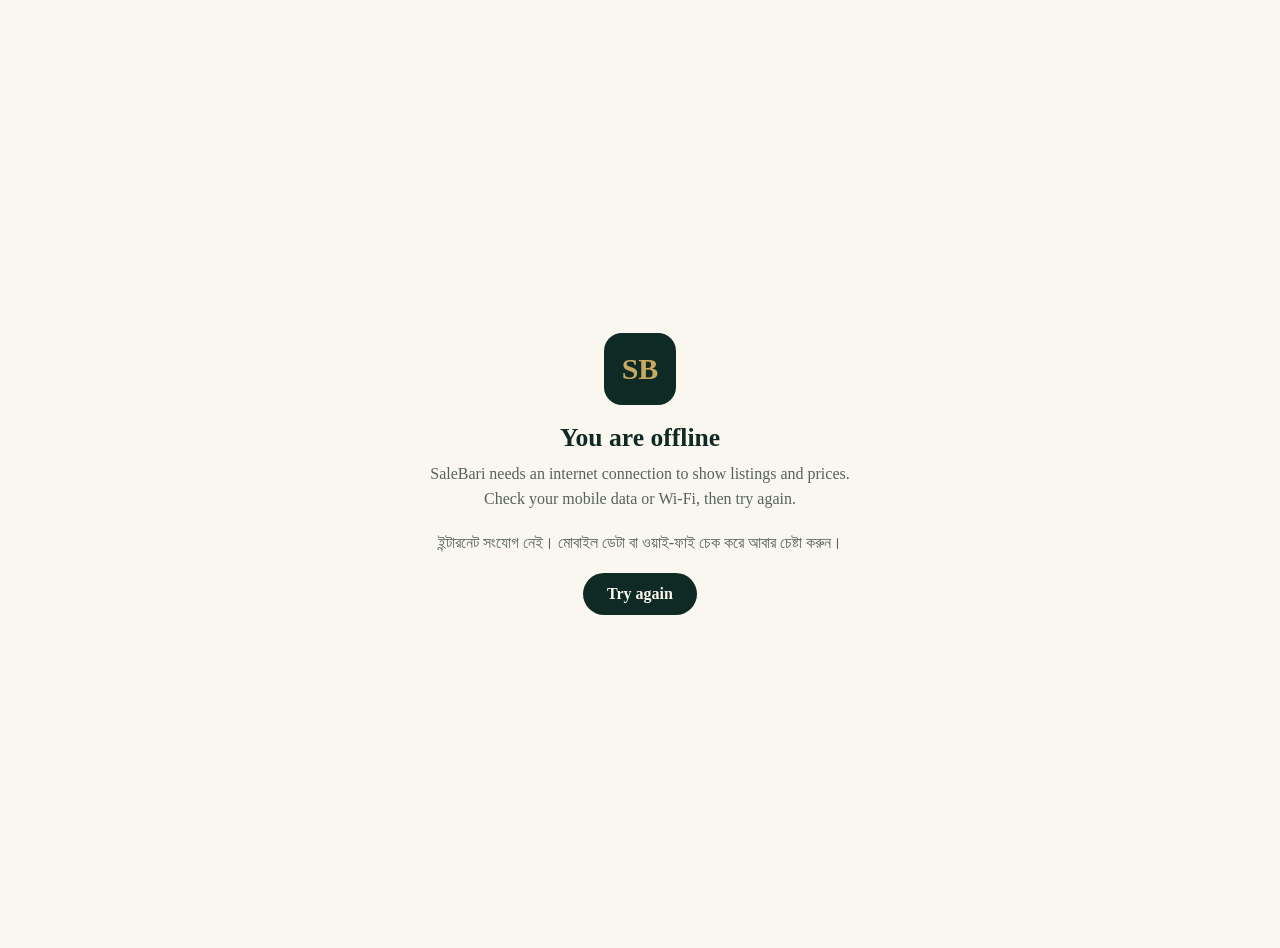
<file: offline.html>
<!doctype html>
<html lang="en">
<head>
<meta charset="utf-8">
<meta name="viewport" content="width=device-width, initial-scale=1">
<meta name="robots" content="noindex">
<title>You are offline — SaleBari</title>
<style>
  body { margin: 0; min-height: 100vh; display: grid; place-items: center; background: #FAF7F0; color: #0F2A24; font-family: "Times New Roman", Times, "Noto Sans Bengali", serif; text-align: center; padding: 24px; }
  main { max-width: 420px; }
  .mark { width: 72px; height: 72px; border-radius: 18px; background: #0F2A24; color: #C9A961; display: grid; place-items: center; font-size: 30px; font-weight: 700; margin: 0 auto 18px; }
  h1 { font-size: 1.6rem; margin: 0 0 8px; }
  p { color: #55635C; line-height: 1.6; margin: 0 0 18px; }
  button { background: #0F2A24; color: #FAF7F0; border: 0; border-radius: 999px; padding: 12px 24px; font: inherit; font-weight: 700; cursor: pointer; }
</style>
</head>
<body>
<main>
  <div class="mark">SB</div>
  <h1>You are offline</h1>
  <p>SaleBari needs an internet connection to show listings and prices. Check your mobile data or Wi-Fi, then try again.</p>
  <p lang="bn">ইন্টারনেট সংযোগ নেই। মোবাইল ডেটা বা ওয়াই-ফাই চেক করে আবার চেষ্টা করুন।</p>
  <button type="button" onclick="location.reload()">Try again</button>
</main>
</body>
</html>
</file>
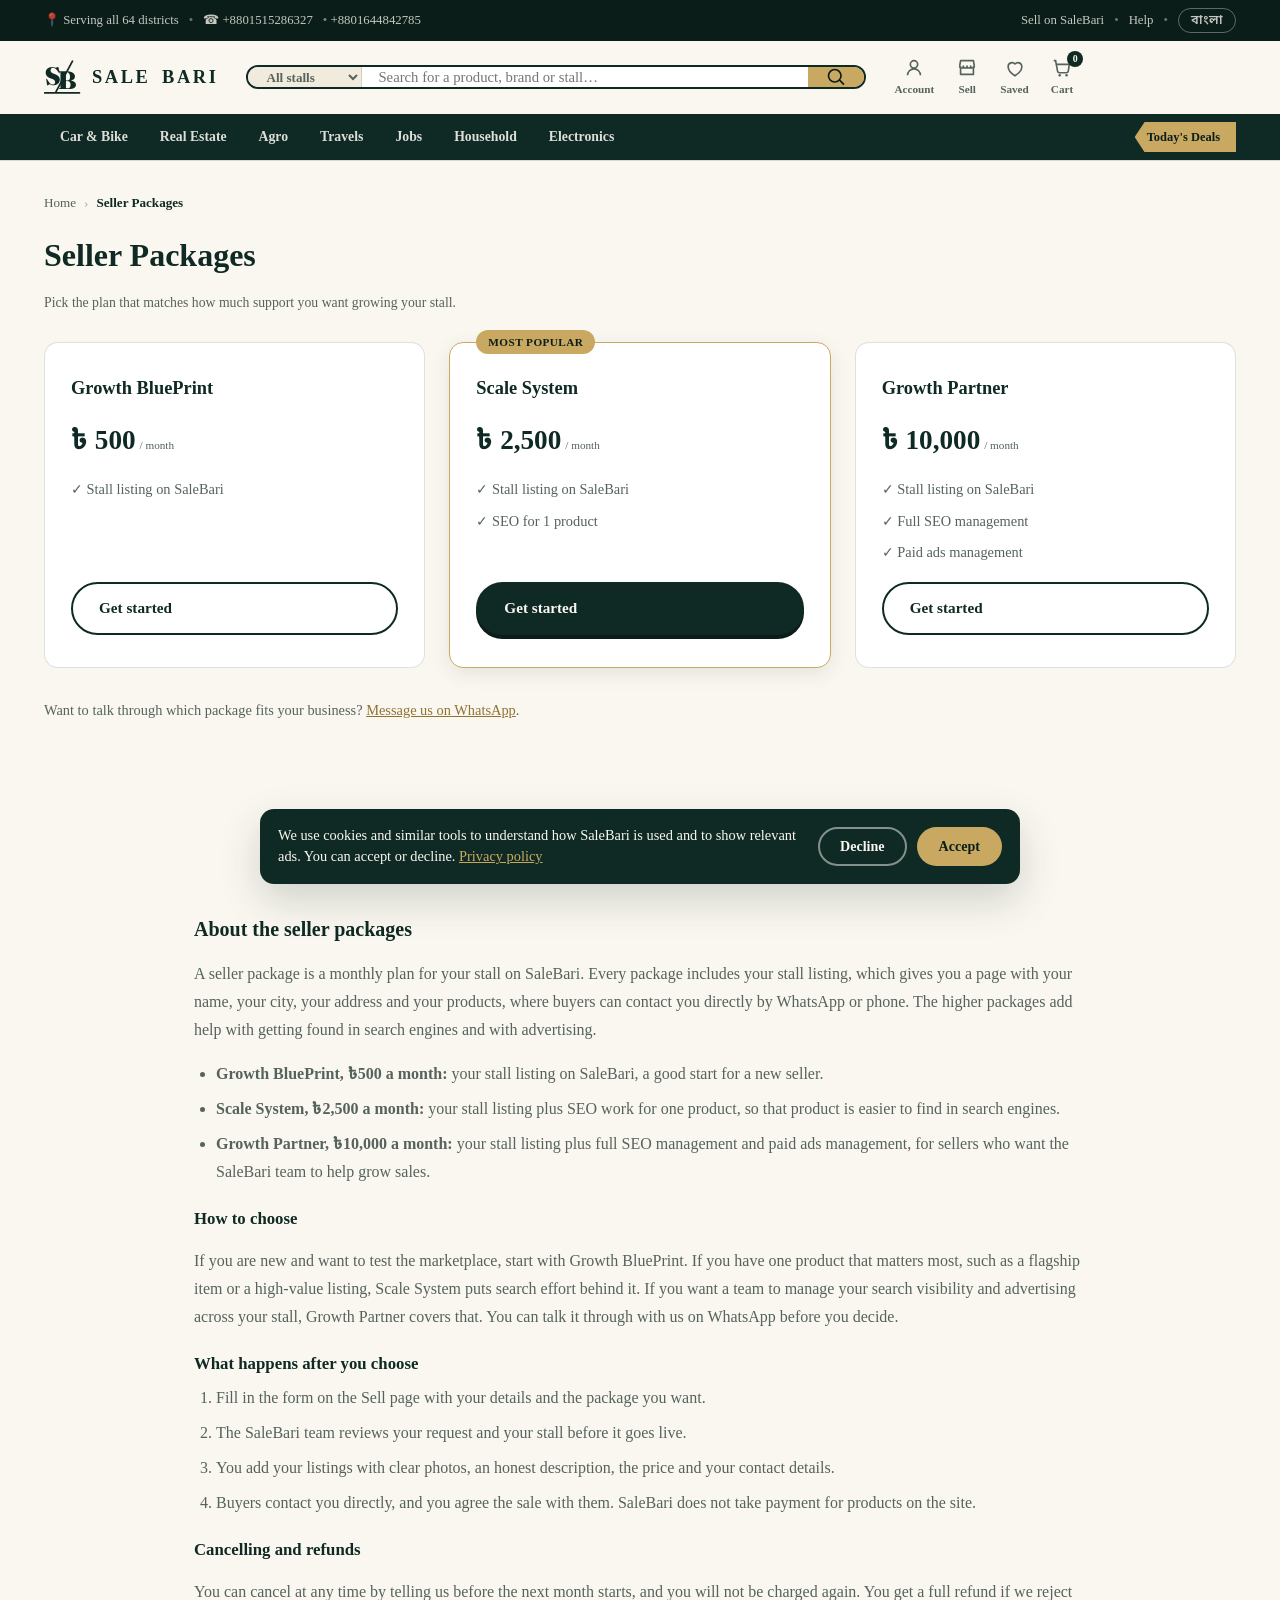
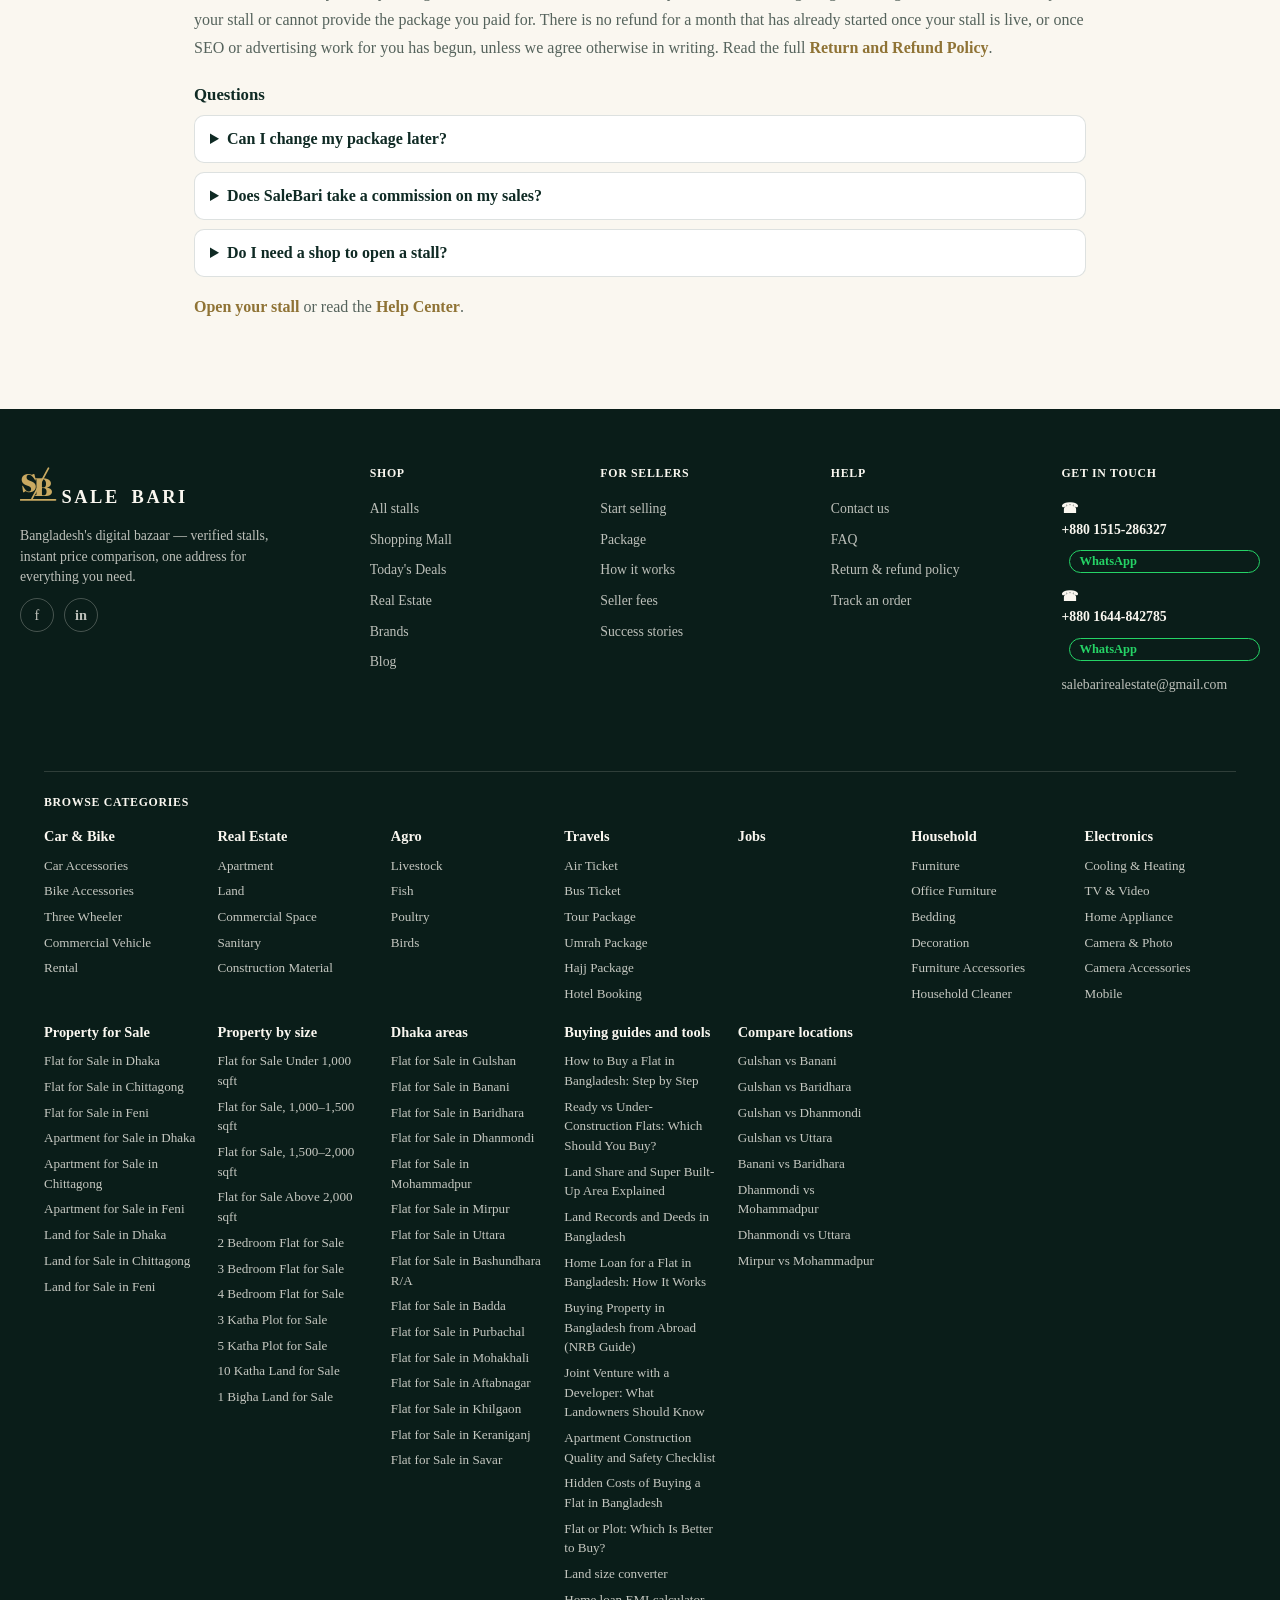
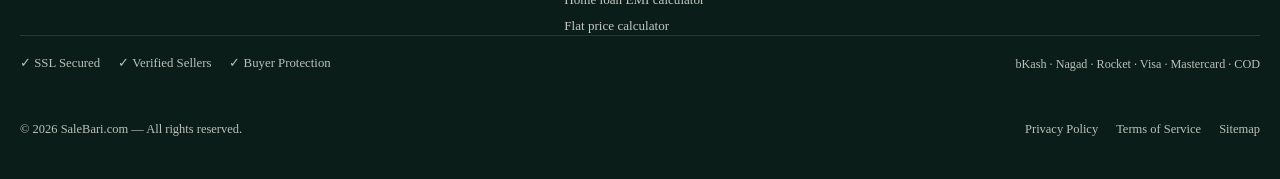
<file: package.html>
<!DOCTYPE html>
<html lang="en">
<head>
<meta charset="UTF-8">
<meta name="viewport" content="width=device-width, initial-scale=1.0">
<title>Seller Packages — SaleBari</title>
<meta name="description" content="Choose a SaleBari seller package — Growth BluePrint, Scale System or Growth Partner — and grow your stall on Bangladesh's digital bazaar.">
<meta name="robots" content="index,follow,max-image-preview:large">
<link rel="canonical" href="https://salebari.com/package.html">
<meta name="theme-color" content="#0F2A24">
<meta property="og:site_name" content="SaleBari">
<meta property="og:type" content="website">
<meta property="og:title" content="Seller Packages — SaleBari">
<meta property="og:description" content="Choose a SaleBari seller package — Growth BluePrint, Scale System or Growth Partner — and grow your stall on Bangladesh's digital bazaar.">
<meta property="og:url" content="https://salebari.com/package.html">
<meta property="og:image" content="https://salebari.com/assets/og-default.png">
<meta property="og:locale" content="en_US">
<meta property="og:locale:alternate" content="bn_BD">
<meta name="twitter:card" content="summary_large_image">
<meta name="twitter:title" content="Seller Packages — SaleBari">
<meta name="twitter:description" content="Choose a SaleBari seller package — Growth BluePrint, Scale System or Growth Partner — and grow your stall on Bangladesh's digital bazaar.">
<meta name="twitter:image" content="https://salebari.com/assets/og-default.png">
<link rel="icon" type="image/svg+xml" href="assets/favicon.svg">
<link rel="manifest" href="/manifest.webmanifest">
<link rel="apple-touch-icon" href="/assets/apple-touch-icon.png">
<link rel="preconnect" href="https://fonts.googleapis.com">
<link rel="preconnect" href="https://fonts.gstatic.com" crossorigin>
<link href="https://fonts.googleapis.com/css2?family=Fraunces:ital,opsz,wght@0,9..144,500;0,9..144,600;0,9..144,700;0,9..144,900;1,9..144,600&family=Noto+Sans+Bengali:wght@400;500;600;700;800&display=swap" rel="stylesheet">
<link rel="stylesheet" href="css/style.css?v=25">
</head>
<body>

<!-- ============ UTILITY BAR ============ -->
<div class="utility-bar">
  <div class="wrap utility-inner">
    <div class="utility-left">
      <span data-i18n="utility.location">📍 Serving all 64 districts</span>
      <span class="sep">•</span>
      <span data-i18n="utility.helpline">☎ +8801515286327</span><span class="util-num2">+8801644842785</span>
    </div>
    <div class="utility-right">
      <a href="sell/" data-i18n="utility.sell">Sell on SaleBari</a>
      <span class="sep">•</span>
      <a href="/help/" data-i18n="utility.help">Help</a>
      <span class="sep">•</span>
      <button type="button" id="langToggle" class="lang-toggle">বাংলা</button>
    </div>
  </div>
</div>

<!-- ============ HEADER ============ -->
<header class="site-header">
  <div class="wrap header-inner">
    <a href="index.html" class="logo">
      <svg class="logo-icon" viewBox="0 0 120 120" xmlns="http://www.w3.org/2000/svg" aria-hidden="true">
        <text x="2" y="86" font-family="Fraunces, Georgia, serif" font-weight="900" font-size="80" fill="currentColor">S</text>
        <text x="44" y="98" font-family="Fraunces, Georgia, serif" font-weight="900" font-size="80" fill="currentColor">B</text>
        <line x1="90" y1="10" x2="38" y2="106" stroke="currentColor" stroke-width="5.5" stroke-linecap="round"/>
        <line x1="2" y1="110" x2="112" y2="110" stroke="currentColor" stroke-width="5.5" stroke-linecap="round"/>
      </svg>
      <span class="logo-word">Sale Bari</span>
    </a>

    <form class="search-bar" role="search">
      <select class="search-scope" aria-label="Category">
        <option data-i18n="search.scope.all">All stalls</option>
        <option data-i18n="cat.realestate">Real Estate</option>
        <option data-i18n="cat.carbike">Car &amp; Bike</option>
        <option data-i18n="cat.agro">Agro</option>
        <option data-i18n="cat.travels">Travels</option>
        <option data-i18n="cat.jobs">Jobs</option>
        <option data-i18n="cat.household">Household</option>
        <option data-i18n="cat.electronics">Electronics</option>
      </select>
      <input type="search" placeholder="Search for a product, brand or stall…" aria-label="Search" data-i18n-placeholder="search.placeholder">
      <button type="submit" aria-label="Search">
        <svg viewBox="0 0 24 24" width="20" height="20"><path fill="none" stroke="currentColor" stroke-width="2" stroke-linecap="round" d="M10.5 18a7.5 7.5 0 1 1 0-15 7.5 7.5 0 0 1 0 15Zm6.4-1.6L21 20.5"/></svg>
      </button>
    </form>

    <div class="header-actions">
      <a href="account/" class="icon-link">
        <svg viewBox="0 0 24 24" width="22" height="22"><path fill="none" stroke="currentColor" stroke-width="1.8" d="M12 12a4 4 0 1 0 0-8 4 4 0 0 0 0 8Zm-7 8c0-3.9 3.1-7 7-7s7 3.1 7 7"/></svg>
        <span data-i18n="header.account">Account</span>
      </a>
      <a href="sell/" class="icon-link sell-link">
        <svg viewBox="0 0 24 24" width="22" height="22"><path fill="none" stroke="currentColor" stroke-width="1.8" stroke-linejoin="round" d="M4 10 5 4h14l1 6M4 10a2 2 0 0 0 4 0 2 2 0 0 0 4 0 2 2 0 0 0 4 0 2 2 0 0 0 4 0M5 10v9h14v-9"/></svg>
        <span data-i18n="header.sell">Sell</span>
      </a>
      <a href="wishlist/" class="icon-link wish-link" aria-label="Saved items">
        <svg viewBox="0 0 24 24" width="22" height="22"><path fill="none" stroke="currentColor" stroke-width="1.8" stroke-linejoin="round" d="M12 20.5s-7.5-4.6-7.5-10.2A4.3 4.3 0 0 1 12 7.6a4.3 4.3 0 0 1 7.5 2.7c0 5.6-7.5 10.2-7.5 10.2Z"/></svg>
        <span data-i18n="header.saved">Saved</span>
        <b class="cart-count wish-count" hidden>0</b>
      </a>
      <a href="index.html#cart" class="icon-link cart-link">
        <svg viewBox="0 0 24 24" width="22" height="22"><path fill="none" stroke="currentColor" stroke-width="1.8" d="M3 4h2l2.2 11.6a2 2 0 0 0 2 1.6h7.6a2 2 0 0 0 2-1.6L20 8H6"/><circle cx="9.5" cy="20" r="1.4" fill="currentColor"/><circle cx="17" cy="20" r="1.4" fill="currentColor"/></svg>
        <span data-i18n="header.cart">Cart</span>
        <b class="cart-count">0</b>
      </a>
      <button class="menu-toggle" aria-label="Toggle menu" aria-expanded="false">
        <span></span><span></span><span></span>
      </button>
    </div>
  </div>

  <nav class="category-nav" aria-label="Categories">
    <div class="wrap cat-nav-inner">
      <ul class="cat-list"><li class="has-mega"><a href="/car-bike/" data-i18n="cn.1">Car &amp; Bike</a><div class="mega mega-narrow"><div class="mega-col"><span class="mega-item"><a href="/car-bike/accessories/" data-i18n="cn.4">Car Accessories</a><div class="flyout"><a class="flyout-all" href="/car-bike/accessories/" data-i18n="allin.4">All in Car Accessories</a><a href="/car-bike/accessories/scratch-remover/" data-i18n="cn.18">Car Scratch Remover</a><a href="/car-bike/accessories/engine-oil/" data-i18n="cn.19">Engine Oil</a><a href="/car-bike/accessories/scanner/" data-i18n="cn.20">Car Scanner</a><a href="/car-bike/accessories/dashcam/" data-i18n="cn.21">DashCam</a></div></span><span class="mega-item"><a href="/car-bike/bike-accessories/" data-i18n="cn.5">Bike Accessories</a><div class="flyout"><a class="flyout-all" href="/car-bike/bike-accessories/" data-i18n="allin.5">All in Bike Accessories</a><a href="/car-bike/bike-accessories/motorcycle-helmet/" data-i18n="cn.22">Motorcycle Helmet</a><a href="/car-bike/bike-accessories/motorcycle-tyre/" data-i18n="cn.23">Motorcycle Tyre</a></div></span><span class="mega-item"><a href="/car-bike/three-wheeler/" data-i18n="cn.6">Three Wheeler</a><div class="flyout"><a class="flyout-all" href="/car-bike/three-wheeler/" data-i18n="allin.6">All in Three Wheeler</a><a href="/car-bike/three-wheeler/cng/" data-i18n="cn.24">CNG</a><a href="/car-bike/three-wheeler/auto-rickshaw/" data-i18n="cn.25">Auto Rickshaw</a></div></span><span class="mega-item"><a href="/car-bike/commercial-vehicle/" data-i18n="cn.7">Commercial Vehicle</a><div class="flyout"><a class="flyout-all" href="/car-bike/commercial-vehicle/" data-i18n="allin.7">All in Commercial Vehicle</a><a href="/car-bike/commercial-vehicle/boat/" data-i18n="cn.26">Boat</a><a href="/car-bike/commercial-vehicle/truck/" data-i18n="cn.27">Truck</a><a href="/car-bike/commercial-vehicle/tractor/" data-i18n="cn.28">Tractor</a><a href="/car-bike/commercial-vehicle/bus/" data-i18n="cn.29">Bus</a></div></span><span class="mega-item"><a href="/car-bike/rental/" data-i18n="cn.8">Rental</a><div class="flyout"><a class="flyout-all" href="/car-bike/rental/" data-i18n="allin.8">All in Rental</a><a href="/car-bike/rental/pickup-rental/" data-i18n="cn.30">Pickup Rental</a><a href="/car-bike/rental/ambulance-service/" data-i18n="cn.31">Ambulance Service</a></div></span></div></div></li><li class="has-mega"><a href="/real-estate/" data-i18n="cn.2">Real Estate</a><div class="mega mega-narrow"><div class="mega-col"><a href="/real-estate/apartment/" data-i18n="cn.9">Apartment</a><a href="/real-estate/land/" data-i18n="cn.10">Land</a><a href="/real-estate/commercial-space/" data-i18n="cn.11">Commercial Space</a><span class="mega-item"><a href="/real-estate/sanitary/" data-i18n="cn.12">Sanitary</a><div class="flyout"><a class="flyout-all" href="/real-estate/sanitary/" data-i18n="allin.12">All in Sanitary</a><a href="/real-estate/sanitary/commode/" data-i18n="cn.32">Commode</a><a href="/real-estate/sanitary/basin/" data-i18n="cn.33">Basin</a><a href="/real-estate/sanitary/water-tap/" data-i18n="cn.34">Water Tap</a></div></span><span class="mega-item"><a href="/real-estate/construction-material/" data-i18n="cn.13">Construction Material</a><div class="flyout"><a class="flyout-all" href="/real-estate/construction-material/" data-i18n="allin.13">All in Construction Material</a><a href="/real-estate/construction-material/cement/" data-i18n="cn.35">Cement</a><a href="/real-estate/construction-material/sand/" data-i18n="cn.36">Sand</a><a href="/real-estate/construction-material/stone/" data-i18n="cn.37">Stone</a><a href="/real-estate/construction-material/brick/" data-i18n="cn.38">Brick</a><a href="/real-estate/construction-material/rod/" data-i18n="cn.39">Rod</a><a href="/real-estate/construction-material/equipment/" data-i18n="cn.40">Construction Equipment</a></div></span></div></div></li><li class="has-mega"><a href="/agro/" data-i18n="cn.3">Agro</a><div class="mega mega-narrow"><div class="mega-col"><span class="mega-item"><a href="/agro/livestock/" data-i18n="cn.14">Livestock</a><div class="flyout"><a class="flyout-all" href="/agro/livestock/" data-i18n="allin.14">All in Livestock</a><a href="/agro/livestock/cow/" data-i18n="cn.41">Cow</a><a href="/agro/livestock/goat/" data-i18n="cn.42">Goat</a><a href="/agro/livestock/buffalo/" data-i18n="cn.43">Buffalo</a></div></span><span class="mega-item"><a href="/agro/fish/" data-i18n="cn.15">Fish</a><div class="flyout"><a class="flyout-all" href="/agro/fish/" data-i18n="allin.15">All in Fish</a><a href="/agro/fish/rui/" data-i18n="cn.44">Rui</a><a href="/agro/fish/katla/" data-i18n="cn.45">Katla</a><a href="/agro/fish/tilapia/" data-i18n="cn.46">Tilapia</a><a href="/agro/fish/pangas/" data-i18n="cn.47">Pangas</a><a href="/agro/fish/other-fish/" data-i18n="cn.48">Other Fish</a></div></span><span class="mega-item"><a href="/agro/poultry/" data-i18n="cn.16">Poultry</a><div class="flyout"><a class="flyout-all" href="/agro/poultry/" data-i18n="allin.16">All in Poultry</a><a href="/agro/poultry/chicken/" data-i18n="cn.49">Chicken</a><a href="/agro/poultry/duck/" data-i18n="cn.50">Duck</a></div></span><span class="mega-item"><a href="/agro/birds/" data-i18n="cn.17">Birds</a><div class="flyout"><a class="flyout-all" href="/agro/birds/" data-i18n="allin.17">All in Birds</a><a href="/agro/birds/pigeon/" data-i18n="cn.51">Pigeon</a><a href="/agro/birds/other-permitted-birds/" data-i18n="cn.52">Other Permitted Birds</a></div></span></div></div></li><li class="has-mega"><a href="/travels/" data-i18n="cn.53">Travels</a><div class="mega mega-narrow"><div class="mega-col"><a href="/travels/air-ticket/" data-i18n="cn.54">Air Ticket</a><a href="/travels/bus-ticket/" data-i18n="cn.55">Bus Ticket</a><a href="/travels/tour-package/" data-i18n="cn.56">Tour Package</a><a href="/travels/umrah-package/" data-i18n="cn.57">Umrah Package</a><a href="/travels/hajj-package/" data-i18n="cn.58">Hajj Package</a><a href="/travels/hotel-booking/" data-i18n="cn.59">Hotel Booking</a><a href="/travels/visa-processing/" data-i18n="cn.60">Visa Processing</a><span class="mega-item"><a href="/travels/doctor-appointment/" data-i18n="cn.61">Doctor Appointment</a><div class="flyout"><a class="flyout-all" href="/travels/doctor-appointment/" data-i18n="allin.61">All in Doctor Appointment</a><a href="/travels/doctor-appointment/indian-doctor-appointment/" data-i18n="cn.62">Indian Doctor Appointment</a></div></span><a href="/travels/train-ticket/" data-i18n="cn.63">Train Ticket</a><a href="/travels/saint-martin-ship-ticket/" data-i18n="cn.64">Saint Martin Ship Ticket</a></div></div></li><li><a href="/jobs/" data-i18n="cn.65">Jobs</a></li><li class="has-mega"><a href="/household/" data-i18n="cn.66">Household</a><div class="mega mega-narrow"><div class="mega-col"><span class="mega-item"><a href="/household/furniture/" data-i18n="cn.67">Furniture</a><div class="flyout"><a class="flyout-all" href="/household/furniture/" data-i18n="allin.67">All in Furniture</a><a href="/household/furniture/bed/" data-i18n="cn.68">Bed</a><a href="/household/furniture/bedside-table/" data-i18n="cn.69">Bedside Table</a><a href="/household/furniture/air-bed/" data-i18n="cn.70">Air Bed</a><a href="/household/furniture/dining-table/" data-i18n="cn.71">Dining Table</a><a href="/household/furniture/dining-chair/" data-i18n="cn.72">Dining Chair</a><a href="/household/furniture/sofa-set/" data-i18n="cn.73">Sofa Set</a><a href="/household/furniture/center-table/" data-i18n="cn.74">Center Table</a><a href="/household/furniture/divan/" data-i18n="cn.75">Divan</a><a href="/household/furniture/dressing-table/" data-i18n="cn.76">Dressing Table</a><a href="/household/furniture/showcase/" data-i18n="cn.77">Showcase</a><a href="/household/furniture/shelf/" data-i18n="cn.78">Shelf</a><a href="/household/furniture/wardrobe/" data-i18n="cn.79">Wardrobe</a><a href="/household/furniture/almirah/" data-i18n="cn.80">Almirah</a><a href="/household/furniture/trolley/" data-i18n="cn.81">Trolley</a><a href="/household/furniture/stool/" data-i18n="cn.82">Stool</a><a href="/household/furniture/furniture-set/" data-i18n="cn.83">Furniture Set</a><a href="/household/furniture/kitchen-furniture/" data-i18n="cn.84">Kitchen Furniture</a><a href="/household/furniture/shoe-rack/" data-i18n="cn.85">Shoe Rack</a></div></span><span class="mega-item"><a href="/household/office-furniture/" data-i18n="cn.86">Office Furniture</a><div class="flyout"><a class="flyout-all" href="/household/office-furniture/" data-i18n="allin.86">All in Office Furniture</a><a href="/household/office-furniture/office-table/" data-i18n="cn.87">Office Table</a><a href="/household/office-furniture/chair/" data-i18n="cn.88">Chair</a><a href="/household/office-furniture/display-rack/" data-i18n="cn.89">Display Rack</a></div></span><span class="mega-item"><a href="/household/bedding/" data-i18n="cn.90">Bedding</a><div class="flyout"><a class="flyout-all" href="/household/bedding/" data-i18n="allin.90">All in Bedding</a><a href="/household/bedding/bed-sheet/" data-i18n="cn.91">Bed Sheet</a><a href="/household/bedding/mosquito-net/" data-i18n="cn.92">Mosquito Net</a><a href="/household/bedding/mattress/" data-i18n="cn.93">Mattress</a><a href="/household/bedding/pillow/" data-i18n="cn.94">Pillow</a><a href="/household/bedding/cushion/" data-i18n="cn.95">Cushion</a><a href="/household/bedding/sofa-foam/" data-i18n="cn.96">Sofa Foam</a><a href="/household/bedding/blanket/" data-i18n="cn.97">Blanket</a></div></span><span class="mega-item"><a href="/household/decoration/" data-i18n="cn.98">Decoration</a><div class="flyout"><a class="flyout-all" href="/household/decoration/" data-i18n="allin.98">All in Decoration</a><a href="/household/decoration/curtain/" data-i18n="cn.99">Curtain</a><a href="/household/decoration/floor-mat/" data-i18n="cn.100">Floor Mat</a><a href="/household/decoration/interior-design/" data-i18n="cn.101">Interior Design</a><a href="/household/decoration/showpiece/" data-i18n="cn.102">Showpiece</a><a href="/household/decoration/mirror/" data-i18n="cn.103">Mirror</a><a href="/household/decoration/door/" data-i18n="cn.104">Door</a><a href="/household/decoration/tiles/" data-i18n="cn.105">Tiles</a><a href="/household/decoration/decor-accessories/" data-i18n="cn.106">Decor Accessories</a><a href="/household/decoration/organizer/" data-i18n="cn.107">Organizer</a></div></span><a href="/household/furniture-accessories/" data-i18n="cn.108">Furniture Accessories</a><span class="mega-item"><a href="/household/cleaner/" data-i18n="cn.109">Household Cleaner</a><div class="flyout"><a class="flyout-all" href="/household/cleaner/" data-i18n="allin.109">All in Household Cleaner</a><a href="/household/cleaner/mop/" data-i18n="cn.110">Mop</a><a href="/household/cleaner/hose-pipe/" data-i18n="cn.111">Hose Pipe</a><a href="/household/cleaner/floor-cleaner/" data-i18n="cn.112">Floor Cleaner</a><a href="/household/cleaner/glass-cleaner/" data-i18n="cn.113">Glass Cleaner</a><a href="/household/cleaner/air-freshener/" data-i18n="cn.114">Air Freshener</a><a href="/household/cleaner/basket/" data-i18n="cn.115">Basket</a></div></span><span class="mega-item"><a href="/household/pest-control/" data-i18n="cn.116">Pest Control</a><div class="flyout"><a class="flyout-all" href="/household/pest-control/" data-i18n="allin.116">All in Pest Control</a><a href="/household/pest-control/mosquito-killer/" data-i18n="cn.117">Mosquito Killer</a><a href="/household/pest-control/pest-control-service/" data-i18n="cn.118">Pest Control Service</a></div></span><span class="mega-item"><a href="/household/kitchenware/" data-i18n="cn.119">Kitchenware</a><div class="flyout"><a class="flyout-all" href="/household/kitchenware/" data-i18n="allin.119">All in Kitchenware</a><a href="/household/kitchenware/crockeries/" data-i18n="cn.120">Crockeries</a><a href="/household/kitchenware/vegetable-cutter/" data-i18n="cn.121">Vegetable Cutter</a><a href="/household/kitchenware/fry-pan/" data-i18n="cn.122">Fry Pan</a><a href="/household/kitchenware/korai/" data-i18n="cn.123">Korai</a><a href="/household/kitchenware/pressure-cooker/" data-i18n="cn.124">Pressure Cooker</a><a href="/household/kitchenware/cup-mug/" data-i18n="cn.125">Cup &amp; Mug</a><a href="/household/kitchenware/water-bottle/" data-i18n="cn.126">Water Bottle</a><a href="/household/kitchenware/kitchen-knife/" data-i18n="cn.127">Kitchen Knife</a></div></span><span class="mega-item"><a href="/household/stationery-craft/" data-i18n="cn.128">Stationery &amp; Craft</a><div class="flyout"><a class="flyout-all" href="/household/stationery-craft/" data-i18n="allin.128">All in Stationery &amp; Craft</a><a href="/household/stationery-craft/paper-notebook/" data-i18n="cn.129">Paper Notebook</a><a href="/household/stationery-craft/wrapping-paper/" data-i18n="cn.130">Wrapping Paper</a><a href="/household/stationery-craft/stapler/" data-i18n="cn.131">Stapler</a><a href="/household/stationery-craft/scotch-tape/" data-i18n="cn.132">Scotch Tape</a><a href="/household/stationery-craft/pen/" data-i18n="cn.133">Pen</a><a href="/household/stationery-craft/measuring-tape/" data-i18n="cn.134">Measuring Tape</a></div></span><span class="mega-item"><a href="/household/bathroom-accessories/" data-i18n="cn.135">Bathroom Accessories</a><div class="flyout"><a class="flyout-all" href="/household/bathroom-accessories/" data-i18n="allin.135">All in Bathroom Accessories</a><a href="/household/bathroom-accessories/toilet-seat/" data-i18n="cn.136">Toilet Seat</a></div></span></div></div></li><li class="has-mega"><a href="/electronics/" data-i18n="cn.137">Electronics</a><div class="mega mega-narrow"><div class="mega-col"><span class="mega-item"><a href="/electronics/cooling-heating/" data-i18n="cn.138">Cooling &amp; Heating</a><div class="flyout"><a class="flyout-all" href="/electronics/cooling-heating/" data-i18n="allin.138">All in Cooling &amp; Heating</a><a href="/electronics/cooling-heating/air-conditioner/" data-i18n="cn.139">Air Conditioner</a><a href="/electronics/cooling-heating/ac-ton-calculator/" data-i18n="cn.140">AC Ton Calculator</a><a href="/electronics/cooling-heating/ac-bill-calculator/" data-i18n="cn.141">AC Bill Calculator</a><a href="/electronics/cooling-heating/ac-accessories/" data-i18n="cn.142">AC Accessories</a><a href="/electronics/cooling-heating/air-curtain/" data-i18n="cn.143">Air Curtain</a><a href="/electronics/cooling-heating/air-cooler/" data-i18n="cn.144">Air Cooler</a><a href="/electronics/cooling-heating/room-heater/" data-i18n="cn.145">Room Heater</a><a href="/electronics/cooling-heating/fan/" data-i18n="cn.146">Fan</a><a href="/electronics/cooling-heating/air-purifier/" data-i18n="cn.147">Air Purifier</a><a href="/electronics/cooling-heating/humidifier/" data-i18n="cn.148">Humidifier</a><a href="/electronics/cooling-heating/dehumidifier/" data-i18n="cn.149">Dehumidifier</a><a href="/electronics/cooling-heating/water-heater-geyser/" data-i18n="cn.150">Water Heater &amp; Geyser</a></div></span><span class="mega-item"><a href="/electronics/tv-video/" data-i18n="cn.151">TV &amp; Video</a><div class="flyout"><a class="flyout-all" href="/electronics/tv-video/" data-i18n="allin.151">All in TV &amp; Video</a><a href="/electronics/tv-video/television/" data-i18n="cn.152">Television</a><a href="/electronics/tv-video/size-calculator/" data-i18n="cn.153">TV Size Calculator</a><a href="/electronics/tv-video/android-tv-box/" data-i18n="cn.154">Android TV Box</a><a href="/electronics/tv-video/air-mouse/" data-i18n="cn.155">Air Mouse</a><a href="/electronics/tv-video/wireless-display-adapter/" data-i18n="cn.156">Wireless Display Adapter</a><a href="/electronics/tv-video/3d-glass/" data-i18n="cn.157">3D Glass</a><a href="/electronics/tv-video/satellite-dish/" data-i18n="cn.158">Satellite Dish</a><a href="/electronics/tv-video/accessories/" data-i18n="cn.159">TV Accessories</a><a href="/electronics/tv-video/remote/" data-i18n="cn.160">TV Remote</a><a href="/electronics/tv-video/bracket/" data-i18n="cn.161">TV Bracket</a><a href="/electronics/tv-video/game-console/" data-i18n="cn.162">Game Console</a><a href="/electronics/tv-video/game-controller/" data-i18n="cn.163">Game Controller</a><a href="/electronics/tv-video/game-accessories/" data-i18n="cn.164">Game Accessories</a><a href="/electronics/tv-video/repair-service/" data-i18n="cn.165">TV Repair Service</a></div></span><span class="mega-item"><a href="/electronics/home-appliance/" data-i18n="cn.166">Home Appliance</a><div class="flyout"><a class="flyout-all" href="/electronics/home-appliance/" data-i18n="allin.166">All in Home Appliance</a><a href="/electronics/home-appliance/water-filter/" data-i18n="cn.167">Water Filter</a><a href="/electronics/home-appliance/filter-accessories/" data-i18n="cn.168">Filter Accessories</a><a href="/electronics/home-appliance/electric-chula/" data-i18n="cn.169">Electric Chula</a><a href="/electronics/home-appliance/dishwasher/" data-i18n="cn.170">Dishwasher</a><a href="/electronics/home-appliance/refrigerator/" data-i18n="cn.171">Refrigerator</a><a href="/electronics/home-appliance/washing-machine/" data-i18n="cn.172">Washing Machine</a><a href="/electronics/home-appliance/microwave-oven/" data-i18n="cn.173">Microwave Oven</a><a href="/electronics/home-appliance/blender/" data-i18n="cn.174">Blender</a><a href="/electronics/home-appliance/air-diffuser/" data-i18n="cn.175">Air Diffuser</a><a href="/electronics/home-appliance/air-fryer/" data-i18n="cn.176">Air Fryer</a><a href="/electronics/home-appliance/food-dehydrator/" data-i18n="cn.177">Food Dehydrator</a><a href="/electronics/home-appliance/coffee-machine/" data-i18n="cn.178">Coffee Machine</a><a href="/electronics/home-appliance/toaster/" data-i18n="cn.179">Toaster</a><a href="/electronics/home-appliance/iron/" data-i18n="cn.180">Iron</a><a href="/electronics/home-appliance/food-maker/" data-i18n="cn.181">Food Maker</a><a href="/electronics/home-appliance/electric-kettle/" data-i18n="cn.182">Electric Kettle</a><a href="/electronics/home-appliance/vacuum-cleaner/" data-i18n="cn.183">Vacuum Cleaner</a><a href="/electronics/home-appliance/rice-cooker/" data-i18n="cn.184">Rice Cooker</a><a href="/electronics/home-appliance/thermos-container/" data-i18n="cn.185">Thermos Container</a><a href="/electronics/home-appliance/sewing-machine/" data-i18n="cn.186">Sewing Machine</a><a href="/electronics/home-appliance/dispenser/" data-i18n="cn.187">Dispenser</a><a href="/electronics/home-appliance/gas-stove/" data-i18n="cn.188">Gas Stove</a><a href="/electronics/home-appliance/kitchen-hood/" data-i18n="cn.189">Kitchen Hood</a><a href="/electronics/home-appliance/roti-maker/" data-i18n="cn.190">Roti Maker</a><a href="/electronics/home-appliance/barbeque-grill/" data-i18n="cn.191">Barbeque Grill</a><a href="/electronics/home-appliance/bathroom-supplies/" data-i18n="cn.192">Bathroom Supplies</a><a href="/electronics/home-appliance/kitchen-storage/" data-i18n="cn.193">Kitchen Storage</a></div></span><span class="mega-item"><a href="/electronics/camera-photo/" data-i18n="cn.194">Camera &amp; Photo</a><div class="flyout"><a class="flyout-all" href="/electronics/camera-photo/" data-i18n="allin.194">All in Camera &amp; Photo</a><a href="/electronics/camera-photo/drone/" data-i18n="cn.195">Drone</a><a href="/electronics/camera-photo/digital-camera/" data-i18n="cn.196">Digital Camera</a><a href="/electronics/camera-photo/dslr/" data-i18n="cn.197">DSLR</a><a href="/electronics/camera-photo/action-camera/" data-i18n="cn.198">Action Camera</a><a href="/electronics/camera-photo/mirrorless-camera/" data-i18n="cn.199">Mirrorless Camera</a><a href="/electronics/camera-photo/instant-camera/" data-i18n="cn.200">Instant Camera</a><a href="/electronics/camera-photo/video-camera/" data-i18n="cn.201">Video Camera</a><a href="/electronics/camera-photo/digital-photo-frame/" data-i18n="cn.202">Digital Photo Frame</a><a href="/electronics/camera-photo/binocular/" data-i18n="cn.203">Binocular</a><a href="/electronics/camera-photo/telescope/" data-i18n="cn.204">Telescope</a></div></span><span class="mega-item"><a href="/electronics/camera-accessories/" data-i18n="cn.205">Camera Accessories</a><div class="flyout"><a class="flyout-all" href="/electronics/camera-accessories/" data-i18n="allin.205">All in Camera Accessories</a><a href="/electronics/camera-accessories/lens/" data-i18n="cn.206">Camera Lens</a><a href="/electronics/camera-accessories/flash/" data-i18n="cn.207">Camera Flash</a><a href="/electronics/camera-accessories/studio-light/" data-i18n="cn.208">Studio Light</a><a href="/electronics/camera-accessories/battery/" data-i18n="cn.209">Camera Battery</a><a href="/electronics/camera-accessories/charger/" data-i18n="cn.210">Camera Charger</a><a href="/electronics/camera-accessories/memory-card/" data-i18n="cn.211">Memory Card</a><a href="/electronics/camera-accessories/tripod/" data-i18n="cn.212">Camera Tripod</a><a href="/electronics/camera-accessories/lens-cleaning-kit/" data-i18n="cn.213">Lens Cleaning Kit</a><a href="/electronics/camera-accessories/bag/" data-i18n="cn.214">Camera Bag</a><a href="/electronics/camera-accessories/lens-hood/" data-i18n="cn.215">Lens Hood</a></div></span><a href="/electronics/mobile/" data-i18n="cn.216">Mobile</a><span class="mega-item"><a href="/electronics/mobile-accessories/" data-i18n="cn.217">Mobile Accessories</a><div class="flyout"><a class="flyout-all" href="/electronics/mobile-accessories/" data-i18n="allin.217">All in Mobile Accessories</a><a href="/electronics/mobile-accessories/power-bank/" data-i18n="cn.218">Power Bank</a><a href="/electronics/mobile-accessories/battery/" data-i18n="cn.219">Mobile Battery</a><a href="/electronics/mobile-accessories/data-cable/" data-i18n="cn.220">Data Cable</a><a href="/electronics/mobile-accessories/phone-charger/" data-i18n="cn.221">Mobile Phone Charger</a><a href="/electronics/mobile-accessories/wireless-charger/" data-i18n="cn.222">Wireless Charger</a><a href="/electronics/mobile-accessories/car-charger/" data-i18n="cn.223">Car Charger</a><a href="/electronics/mobile-accessories/selfie-stick/" data-i18n="cn.224">Selfie Stick</a><a href="/electronics/mobile-accessories/phone-cover/" data-i18n="cn.225">Mobile Phone Cover</a><a href="/electronics/mobile-accessories/phone-camera-lens/" data-i18n="cn.226">Mobile Phone Camera Lens</a><a href="/electronics/mobile-accessories/signal-booster/" data-i18n="cn.227">Mobile Signal Booster</a><a href="/electronics/mobile-accessories/holder/" data-i18n="cn.228">Mobile Holder</a><a href="/electronics/mobile-accessories/screen-protector/" data-i18n="cn.229">Screen Protector</a><a href="/electronics/mobile-accessories/vr-box/" data-i18n="cn.230">VR Box</a><a href="/electronics/mobile-accessories/other-accessories/" data-i18n="cn.231">Other Accessories</a></div></span><span class="mega-item"><a href="/electronics/telephony/" data-i18n="cn.232">Telephony</a><div class="flyout"><a class="flyout-all" href="/electronics/telephony/" data-i18n="allin.232">All in Telephony</a><a href="/electronics/telephony/telephone-set/" data-i18n="cn.233">Telephone Set</a><a href="/electronics/telephony/ip-phone/" data-i18n="cn.234">IP Phone</a><a href="/electronics/telephony/pabx-system/" data-i18n="cn.235">PABX System</a><a href="/electronics/telephony/fax-machine/" data-i18n="cn.236">Fax Machine</a><a href="/electronics/telephony/telephone-accessories/" data-i18n="cn.237">Telephone Accessories</a><a href="/electronics/telephony/walkie-talkie/" data-i18n="cn.238">Walkie Talkie</a></div></span><a href="/electronics/home-stage-audio/" data-i18n="cn.239">Home &amp; Stage Audio</a><span class="mega-item"><a href="/electronics/portable-media/" data-i18n="cn.240">Portable Media</a><div class="flyout"><a class="flyout-all" href="/electronics/portable-media/" data-i18n="allin.240">All in Portable Media</a><a href="/electronics/portable-media/voice-recorder/" data-i18n="cn.241">Voice Recorder</a><a href="/electronics/portable-media/ebook-reader/" data-i18n="cn.242">Ebook Reader</a><a href="/electronics/portable-media/digital-dictionary/" data-i18n="cn.243">Digital Dictionary</a><a href="/electronics/portable-media/hdmi-splitter/" data-i18n="cn.244">HDMI Splitter</a><a href="/electronics/portable-media/mp3-player/" data-i18n="cn.245">MP3 Player</a><a href="/electronics/portable-media/ipod-player/" data-i18n="cn.246">iPod Player</a><a href="/electronics/portable-media/calculator/" data-i18n="cn.247">Calculator</a></div></span><a href="/electronics/radio/" data-i18n="cn.248">Radio</a></div></div></li></ul>
      <a class="deals-tag" href="index.html#deals" data-i18n="deals.tag">Today's Deals</a>
    </div>
  </nav>
</header>

<!-- ============ PACKAGES ============ -->
<section class="section category-page">
  <div class="wrap">
    <nav class="breadcrumb" aria-label="Breadcrumb">
      <a href="index.html" data-i18n="nav.home">Home</a>
      <span class="breadcrumb-sep">›</span>
      <span class="breadcrumb-current" data-i18n="pkg.title">Seller Packages</span>
    </nav>

    <div class="listing-page-header">
      <h1 class="listing-page-title" data-i18n="pkg.title">Seller Packages</h1>
      <p class="listing-page-stat" data-i18n="pkg.sub">Pick the plan that matches how much support you want growing your stall.</p>
    </div>

    <div class="pkg-grid">
      <div class="pkg-card">
        <h3 class="pkg-name" data-i18n="pkg.1.name">Growth BluePrint</h3>
        <p class="pkg-price"><span data-i18n="pkg.1.price">৳ 500</span><small data-i18n="pkg.perMonth">/ month</small></p>
        <ul class="pkg-features">
          <li data-i18n="pkg.1.f1">✓ Stall listing on SaleBari</li>
        </ul>
        <a class="btn btn-ghost pkg-cta" href="sell/?plan=1" data-i18n="pkg.cta">Get started</a>
      </div>

      <div class="pkg-card pkg-featured">
        <span class="pkg-badge" data-i18n="pkg.popular">Most popular</span>
        <h3 class="pkg-name" data-i18n="pkg.2.name">Scale System</h3>
        <p class="pkg-price"><span data-i18n="pkg.2.price">৳ 2,500</span><small data-i18n="pkg.perMonth">/ month</small></p>
        <ul class="pkg-features">
          <li data-i18n="pkg.2.f1">✓ Stall listing on SaleBari</li>
          <li data-i18n="pkg.2.f2">✓ SEO for 1 product</li>
        </ul>
        <a class="btn btn-primary pkg-cta" href="sell/?plan=2" data-i18n="pkg.cta">Get started</a>
      </div>

      <div class="pkg-card">
        <h3 class="pkg-name" data-i18n="pkg.3.name">Growth Partner</h3>
        <p class="pkg-price"><span data-i18n="pkg.3.price">৳ 10,000</span><small data-i18n="pkg.perMonth">/ month</small></p>
        <ul class="pkg-features">
          <li data-i18n="pkg.3.f1">✓ Stall listing on SaleBari</li>
          <li data-i18n="pkg.3.f2">✓ Full SEO management</li>
          <li data-i18n="pkg.3.f3">✓ Paid ads management</li>
        </ul>
        <a class="btn btn-ghost pkg-cta" href="sell/?plan=3" data-i18n="pkg.cta">Get started</a>
      </div>
    </div>

    <p class="pkg-note" data-i18n-html="pkg.note">Want to talk through which package fits your business? <a href="https://wa.me/8801644842785" target="_blank" rel="noopener">Message us on WhatsApp</a>.</p>
  </div>
</section>

<!-- ============ FOOTER ============ -->
<section class="section page-guide-wrap">
  <div class="wrap seo-block page-guide">
    <h2>About the seller packages</h2>
    <p>A seller package is a monthly plan for your stall on SaleBari. Every package includes your stall listing, which gives you a page with your name, your city, your address and your products, where buyers can contact you directly by WhatsApp or phone. The higher packages add help with getting found in search engines and with advertising.</p>
    <ul>
      <li><strong>Growth BluePrint, ৳500 a month:</strong> your stall listing on SaleBari, a good start for a new seller.</li>
      <li><strong>Scale System, ৳2,500 a month:</strong> your stall listing plus SEO work for one product, so that product is easier to find in search engines.</li>
      <li><strong>Growth Partner, ৳10,000 a month:</strong> your stall listing plus full SEO management and paid ads management, for sellers who want the SaleBari team to help grow sales.</li>
    </ul>
    <h3>How to choose</h3>
    <p>If you are new and want to test the marketplace, start with Growth BluePrint. If you have one product that matters most, such as a flagship item or a high-value listing, Scale System puts search effort behind it. If you want a team to manage your search visibility and advertising across your stall, Growth Partner covers that. You can talk it through with us on WhatsApp before you decide.</p>
    <h3>What happens after you choose</h3>
    <ol>
      <li>Fill in the form on the Sell page with your details and the package you want.</li>
      <li>The SaleBari team reviews your request and your stall before it goes live.</li>
      <li>You add your listings with clear photos, an honest description, the price and your contact details.</li>
      <li>Buyers contact you directly, and you agree the sale with them. SaleBari does not take payment for products on the site.</li>
    </ol>
    <h3>Cancelling and refunds</h3>
    <p>You can cancel at any time by telling us before the next month starts, and you will not be charged again. You get a full refund if we reject your stall or cannot provide the package you paid for. There is no refund for a month that has already started once your stall is live, or once SEO or advertising work for you has begun, unless we agree otherwise in writing. Read the full <a href="/return-and-refund-policy/">Return and Refund Policy</a>.</p>
    <h3>Questions</h3>
    <details><summary>Can I change my package later?</summary><p>Message us on WhatsApp and we will help you move to a different package from the next month.</p></details>
    <details><summary>Does SaleBari take a commission on my sales?</summary><p>SaleBari does not take payment for products on the site. You agree the sale and receive the payment directly from the buyer.</p></details>
    <details><summary>Do I need a shop to open a stall?</summary><p>No. You can list products or services from a shop, a home business or an online business, as long as buyers can reach you and you give a clear address or area.</p></details>
    <p><a href="/sell/">Open your stall</a> or read the <a href="/help/">Help Center</a>.</p>
  </div>
</section>

<footer class="site-footer">
  <div class="wrap footer-inner">
    <div class="footer-col footer-brand">
      <a href="index.html" class="logo logo-footer">
        <svg class="logo-icon" viewBox="0 0 120 120" xmlns="http://www.w3.org/2000/svg" aria-hidden="true">
          <text x="2" y="86" font-family="Fraunces, Georgia, serif" font-weight="900" font-size="80" fill="currentColor">S</text>
          <text x="44" y="98" font-family="Fraunces, Georgia, serif" font-weight="900" font-size="80" fill="currentColor">B</text>
          <line x1="90" y1="10" x2="38" y2="106" stroke="currentColor" stroke-width="5.5" stroke-linecap="round"/>
          <line x1="2" y1="110" x2="112" y2="110" stroke="currentColor" stroke-width="5.5" stroke-linecap="round"/>
        </svg>
        <span class="logo-word">Sale Bari</span>
      </a>
      <p data-i18n="footer.brandDesc">Bangladesh's digital bazaar — verified stalls, instant price comparison, one address for everything you need.</p>
      <div class="social-row">
        <a href="https://www.facebook.com/thesalebari" target="_blank" rel="noopener" aria-label="SaleBari on Facebook" title="Facebook">f</a>
        <a href="https://www.linkedin.com/company/sale-bari/" target="_blank" rel="noopener" aria-label="SaleBari on LinkedIn" title="LinkedIn"><b>in</b></a>
      </div>
    </div>
    <div class="footer-col">
      <h4 data-i18n="footer.shop">Shop</h4>
      <a href="stall/list/" data-i18n="footer.allStalls">All stalls</a>
      <a href="market/list/" data-i18n="footer.shoppingMall">Shopping Mall</a>
      <a href="index.html#deals" data-i18n="deals.tag">Today's Deals</a>
      <a href="/real-estate/" data-i18n="cat.realestate">Real Estate</a>
      <a href="brand/list/" data-i18n="footer.brands">Brands</a>
      <a href="blog.php" data-i18n="footer.blog">Blog</a>
    </div>
    <div class="footer-col">
      <h4 data-i18n="footer.forSellers">For Sellers</h4>
      <a href="sell/" data-i18n="footer.startSelling">Start selling</a>
      <a href="package.html" data-i18n="footer.package">Package</a>
      <a href="/help/#how-it-works" data-i18n="footer.howItWorks">How it works</a>
      <a href="/package.html" data-i18n="footer.sellerFees">Seller fees</a>
      <a href="/success-stories/" data-i18n="footer.successStories">Success stories</a>
    </div>
    <div class="footer-col">
      <h4 data-i18n="utility.help">Help</h4>
      <a href="/help/#contact" data-i18n="footer.contactUs">Contact us</a>
      <a href="/help/#faq" data-i18n="footer.faq">FAQ</a>
      <a href="/return-and-refund-policy/" data-i18n="footer.returnPolicy">Return &amp; refund policy</a>
      <a href="/track-order/" data-i18n="footer.trackOrder">Track an order</a>
    </div>
    <div class="footer-col">
      <h4 data-i18n="footer.getInTouch">Get in touch</h4>
      <p class="footer-phone">☎ <a href="tel:+8801515286327">+880 1515-286327</a> <a class="ft-wa" href="https://wa.me/8801515286327" target="_blank" rel="noopener">WhatsApp</a></p>
      <p class="footer-phone">☎ <a href="tel:+8801644842785">+880 1644-842785</a> <a class="ft-wa" href="https://wa.me/8801644842785" target="_blank" rel="noopener">WhatsApp</a></p>
      <p>salebarirealestate@gmail.com</p>
    </div>
  </div>

  <div class="wrap"><div class="footer-cats"><h4 data-i18n="footer.browseCats">Browse categories</h4><div class="footer-cats-grid"><div class="footer-cat-col"><a class="footer-cat-head" href="/car-bike/" data-i18n="cn.1">Car &amp; Bike</a><a href="/car-bike/accessories/" data-i18n="cn.4">Car Accessories</a><a href="/car-bike/bike-accessories/" data-i18n="cn.5">Bike Accessories</a><a href="/car-bike/three-wheeler/" data-i18n="cn.6">Three Wheeler</a><a href="/car-bike/commercial-vehicle/" data-i18n="cn.7">Commercial Vehicle</a><a href="/car-bike/rental/" data-i18n="cn.8">Rental</a></div><div class="footer-cat-col"><a class="footer-cat-head" href="/real-estate/" data-i18n="cn.2">Real Estate</a><a href="/real-estate/apartment/" data-i18n="cn.9">Apartment</a><a href="/real-estate/land/" data-i18n="cn.10">Land</a><a href="/real-estate/commercial-space/" data-i18n="cn.11">Commercial Space</a><a href="/real-estate/sanitary/" data-i18n="cn.12">Sanitary</a><a href="/real-estate/construction-material/" data-i18n="cn.13">Construction Material</a></div><div class="footer-cat-col"><a class="footer-cat-head" href="/agro/" data-i18n="cn.3">Agro</a><a href="/agro/livestock/" data-i18n="cn.14">Livestock</a><a href="/agro/fish/" data-i18n="cn.15">Fish</a><a href="/agro/poultry/" data-i18n="cn.16">Poultry</a><a href="/agro/birds/" data-i18n="cn.17">Birds</a></div><div class="footer-cat-col"><a class="footer-cat-head" href="/travels/" data-i18n="cn.53">Travels</a><a href="/travels/air-ticket/" data-i18n="cn.54">Air Ticket</a><a href="/travels/bus-ticket/" data-i18n="cn.55">Bus Ticket</a><a href="/travels/tour-package/" data-i18n="cn.56">Tour Package</a><a href="/travels/umrah-package/" data-i18n="cn.57">Umrah Package</a><a href="/travels/hajj-package/" data-i18n="cn.58">Hajj Package</a><a href="/travels/hotel-booking/" data-i18n="cn.59">Hotel Booking</a></div><div class="footer-cat-col"><a class="footer-cat-head" href="/jobs/" data-i18n="cn.65">Jobs</a></div><div class="footer-cat-col"><a class="footer-cat-head" href="/household/" data-i18n="cn.66">Household</a><a href="/household/furniture/" data-i18n="cn.67">Furniture</a><a href="/household/office-furniture/" data-i18n="cn.86">Office Furniture</a><a href="/household/bedding/" data-i18n="cn.90">Bedding</a><a href="/household/decoration/" data-i18n="cn.98">Decoration</a><a href="/household/furniture-accessories/" data-i18n="cn.108">Furniture Accessories</a><a href="/household/cleaner/" data-i18n="cn.109">Household Cleaner</a></div><div class="footer-cat-col"><a class="footer-cat-head" href="/electronics/" data-i18n="cn.137">Electronics</a><a href="/electronics/cooling-heating/" data-i18n="cn.138">Cooling &amp; Heating</a><a href="/electronics/tv-video/" data-i18n="cn.151">TV &amp; Video</a><a href="/electronics/home-appliance/" data-i18n="cn.166">Home Appliance</a><a href="/electronics/camera-photo/" data-i18n="cn.194">Camera &amp; Photo</a><a href="/electronics/camera-accessories/" data-i18n="cn.205">Camera Accessories</a><a href="/electronics/mobile/" data-i18n="cn.216">Mobile</a></div><div class="footer-cat-col"><a class="footer-cat-head" href="/property-for-sale/">Property for Sale</a><a href="/flat-for-sale-in-dhaka/">Flat for Sale in Dhaka</a><a href="/flat-for-sale-in-chittagong/">Flat for Sale in Chittagong</a><a href="/flat-for-sale-in-feni/">Flat for Sale in Feni</a><a href="/apartment-for-sale-in-dhaka/">Apartment for Sale in Dhaka</a><a href="/apartment-for-sale-in-chittagong/">Apartment for Sale in Chittagong</a><a href="/apartment-for-sale-in-feni/">Apartment for Sale in Feni</a><a href="/land-for-sale-in-dhaka/">Land for Sale in Dhaka</a><a href="/land-for-sale-in-chittagong/">Land for Sale in Chittagong</a><a href="/land-for-sale-in-feni/">Land for Sale in Feni</a></div><div class="footer-cat-col"><a class="footer-cat-head" href="/property-for-sale/">Property by size</a><a href="/flat-for-sale-under-1000-sqft/">Flat for Sale Under 1,000 sqft</a><a href="/flat-for-sale-1000-1500-sqft/">Flat for Sale, 1,000–1,500 sqft</a><a href="/flat-for-sale-1500-2000-sqft/">Flat for Sale, 1,500–2,000 sqft</a><a href="/flat-for-sale-above-2000-sqft/">Flat for Sale Above 2,000 sqft</a><a href="/2-bedroom-flat-for-sale/">2 Bedroom Flat for Sale</a><a href="/3-bedroom-flat-for-sale/">3 Bedroom Flat for Sale</a><a href="/4-bedroom-flat-for-sale/">4 Bedroom Flat for Sale</a><a href="/3-katha-plot-for-sale/">3 Katha Plot for Sale</a><a href="/5-katha-plot-for-sale/">5 Katha Plot for Sale</a><a href="/10-katha-land-for-sale/">10 Katha Land for Sale</a><a href="/1-bigha-land-for-sale/">1 Bigha Land for Sale</a></div><div class="footer-cat-col"><a class="footer-cat-head" href="/flat-for-sale-in-dhaka/">Dhaka areas</a><a href="/flat-for-sale-in-gulshan/">Flat for Sale in Gulshan</a><a href="/flat-for-sale-in-banani/">Flat for Sale in Banani</a><a href="/flat-for-sale-in-baridhara/">Flat for Sale in Baridhara</a><a href="/flat-for-sale-in-dhanmondi/">Flat for Sale in Dhanmondi</a><a href="/flat-for-sale-in-mohammadpur/">Flat for Sale in Mohammadpur</a><a href="/flat-for-sale-in-mirpur/">Flat for Sale in Mirpur</a><a href="/flat-for-sale-in-uttara/">Flat for Sale in Uttara</a><a href="/flat-for-sale-in-bashundhara/">Flat for Sale in Bashundhara R/A</a><a href="/flat-for-sale-in-badda/">Flat for Sale in Badda</a><a href="/flat-for-sale-in-purbachal/">Flat for Sale in Purbachal</a><a href="/flat-for-sale-in-mohakhali/">Flat for Sale in Mohakhali</a><a href="/flat-for-sale-in-aftabnagar/">Flat for Sale in Aftabnagar</a><a href="/flat-for-sale-in-khilgaon/">Flat for Sale in Khilgaon</a><a href="/flat-for-sale-in-keraniganj/">Flat for Sale in Keraniganj</a><a href="/flat-for-sale-in-savar/">Flat for Sale in Savar</a></div><div class="footer-cat-col"><a class="footer-cat-head" href="/guides/">Buying guides and tools</a><a href="/guides/how-to-buy-a-flat-in-bangladesh/">How to Buy a Flat in Bangladesh: Step by Step</a><a href="/guides/ready-vs-under-construction-flats/">Ready vs Under-Construction Flats: Which Should You Buy?</a><a href="/guides/land-share-and-super-built-up-area/">Land Share and Super Built-Up Area Explained</a><a href="/guides/land-records-and-deeds-bangladesh/">Land Records and Deeds in Bangladesh</a><a href="/guides/home-loan-for-a-flat-in-bangladesh/">Home Loan for a Flat in Bangladesh: How It Works</a><a href="/guides/buying-property-in-bangladesh-from-abroad/">Buying Property in Bangladesh from Abroad (NRB Guide)</a><a href="/guides/joint-venture-for-landowners/">Joint Venture with a Developer: What Landowners Should Know</a><a href="/guides/apartment-construction-quality-and-safety/">Apartment Construction Quality and Safety Checklist</a><a href="/guides/hidden-costs-of-buying-a-flat-in-bangladesh/">Hidden Costs of Buying a Flat in Bangladesh</a><a href="/guides/flat-or-plot-which-to-buy/">Flat or Plot: Which Is Better to Buy?</a><a href="/tools/land-size-converter/">Land size converter</a><a href="/tools/home-loan-emi-calculator/">Home loan EMI calculator</a><a href="/tools/flat-price-calculator/">Flat price calculator</a></div><div class="footer-cat-col"><a class="footer-cat-head" href="/compare-locations/">Compare locations</a><a href="/compare-locations/gulshan-vs-banani/">Gulshan vs Banani</a><a href="/compare-locations/gulshan-vs-baridhara/">Gulshan vs Baridhara</a><a href="/compare-locations/gulshan-vs-dhanmondi/">Gulshan vs Dhanmondi</a><a href="/compare-locations/gulshan-vs-uttara/">Gulshan vs Uttara</a><a href="/compare-locations/banani-vs-baridhara/">Banani vs Baridhara</a><a href="/compare-locations/dhanmondi-vs-mohammadpur/">Dhanmondi vs Mohammadpur</a><a href="/compare-locations/dhanmondi-vs-uttara/">Dhanmondi vs Uttara</a><a href="/compare-locations/mirpur-vs-mohammadpur/">Mirpur vs Mohammadpur</a></div></div></div></div>
  <div class="wrap footer-bottom">
    <div class="footer-badges">
      <span data-i18n="footer.badgeSsl">✓ SSL Secured</span>
      <span data-i18n="footer.badgeVerified">✓ Verified Sellers</span>
      <span data-i18n="footer.badgeBuyer">✓ Buyer Protection</span>
    </div>
    <div class="footer-pay">bKash · Nagad · Rocket · Visa · Mastercard · COD</div>
  </div>
  <div class="wrap footer-legal">
    <p data-i18n="footer.copyright">© 2026 SaleBari.com — All rights reserved.</p>
    <div class="legal-links">
      <a href="/privacy.php" data-i18n="footer.privacy">Privacy Policy</a>
      <a href="#" data-i18n="footer.terms">Terms of Service</a>
      <a href="/sitemap_index.xml" data-i18n="footer.sitemap">Sitemap</a>
    </div>
  </div>
</footer>

<button class="scroll-top" aria-label="Scroll to top">↑</button>

<script src="api/category-urls.php"></script>
<script src="js/nav-data.js?v=4"></script>
<script src="js/catalog-data.js?v=4"></script>
<script src="js/main.js?v=9"></script>
<script src="api/tracking-config.php"></script>
<script src="js/tracking.js?v=1"></script>
</body>
</html>
</file>
<file: css/style.css>
/* ============================================================
   SaleBari — design tokens
   Palette: "Midnight Emerald & Champagne" — deep emerald-black ink on warm
   ivory, with a champagne-gold accent for calls-to-action and price tags.
   (The earlier charcoal + gold scheme is saved in css/themes/classic-tokens.css.)
   ============================================================ */
:root {
  --paper: #FAF7F0;
  --paper-warm: #F1EBDD;
  --ink: #0F2A24;
  --ink-soft: #55635C;
  --ink-deep: #0A1D19;
  --gold: #C9A961;
  --gold-deep: #8F7335;
  --market-green: #2E7D5B;
  --line: rgba(15, 42, 36, 0.14);

  --font-display: "Times New Roman", Times, "Noto Sans Bengali", serif;
  --font-body: "Times New Roman", Times, "Noto Sans Bengali", serif;
  --font-mono: "Times New Roman", Times, "Noto Sans Bengali", serif;

  --radius-s: 8px;
  --radius-m: 14px;
  --shadow-card: 0 6px 20px rgba(15, 42, 36, 0.09);
  --shadow-lift: 0 16px 40px rgba(15, 42, 36, 0.18);
}

* { box-sizing: border-box; }
html { scroll-behavior: smooth; }
@media (prefers-reduced-motion: reduce) {
  html { scroll-behavior: auto; }
  * { animation-duration: 0.001ms !important; animation-iteration-count: 1 !important; transition-duration: 0.001ms !important; }
}

body {
  margin: 0;
  font-family: var(--font-body);
  color: var(--ink);
  background: var(--paper);
  -webkit-font-smoothing: antialiased;
  line-height: 1.5;
}

img { max-width: 100%; display: block; }
a { color: inherit; text-decoration: none; }
button { font-family: inherit; cursor: pointer; }
ul { list-style: none; margin: 0; padding: 0; }
h1, h2, h3, h4 { font-family: var(--font-display); margin: 0; font-weight: 700; }

.wrap {
  max-width: 1240px;
  margin: 0 auto;
  padding: 0 24px;
}

:focus-visible {
  outline: 3px solid var(--gold-deep);
  outline-offset: 2px;
}

.eyebrow {
  font-family: var(--font-mono);
  font-size: 0.72rem;
  letter-spacing: 0.12em;
  text-transform: uppercase;
  color: var(--gold-deep);
  margin: 0 0 10px;
  font-weight: 600;
}
.eyebrow-light { color: var(--gold); }

.btn {
  display: inline-flex;
  align-items: center;
  gap: 8px;
  font-family: var(--font-body);
  font-weight: 700;
  font-size: 0.95rem;
  padding: 13px 26px;
  border-radius: 999px;
  border: 2px solid transparent;
  transition: transform 0.15s ease, box-shadow 0.15s ease, background 0.15s ease;
  white-space: nowrap;
}
.btn-primary {
  background: var(--ink);
  color: var(--paper);
  box-shadow: 0 4px 0 var(--ink-deep);
}
.btn-primary:hover { transform: translateY(-2px); box-shadow: 0 6px 0 var(--ink-deep); }
.btn-primary:active { transform: translateY(1px); box-shadow: 0 2px 0 var(--ink-deep); }
.btn-ghost {
  border-color: var(--ink);
  color: var(--ink);
  background: transparent;
}
.btn-ghost:hover { background: var(--ink); color: var(--paper); }
.btn-light {
  background: var(--gold);
  color: var(--ink-deep);
  box-shadow: 0 4px 0 var(--gold-deep);
}
.btn-light:hover { transform: translateY(-2px); box-shadow: 0 6px 0 var(--gold-deep); }

.text-link {
  font-weight: 700;
  font-size: 0.92rem;
  border-bottom: 2px solid var(--gold-deep);
  padding-bottom: 2px;
}

/* ============================================================
   Utility bar
   ============================================================ */
.utility-bar {
  background: var(--ink-deep);
  color: rgba(250, 247, 240, 0.78);
  font-size: 0.8rem;
}
.utility-inner {
  display: flex;
  justify-content: space-between;
  align-items: center;
  padding-top: 8px;
  padding-bottom: 8px;
  gap: 12px;
  flex-wrap: wrap;
}
.utility-left, .utility-right { display: flex; align-items: center; gap: 10px; }
.utility-right a:hover { color: var(--gold); }
.sep { opacity: 0.5; }

.lang-toggle {
  border: 1px solid rgba(250, 247, 240, 0.35);
  background: transparent;
  color: inherit;
  font-family: var(--font-body);
  font-size: 0.8rem;
  font-weight: 600;
  padding: 3px 12px;
  border-radius: 999px;
  transition: background 0.15s ease, border-color 0.15s ease, color 0.15s ease;
}
.lang-toggle:hover { background: var(--gold); border-color: var(--gold); color: var(--ink-deep); }

/* ============================================================
   Header
   ============================================================ */
.site-header {
  background: var(--paper);
  position: sticky;
  top: 0;
  z-index: 50;
  border-bottom: 1px solid var(--line);
}
.header-inner {
  display: flex;
  align-items: center;
  gap: 28px;
  padding-top: 16px;
  padding-bottom: 16px;
}

.logo {
  display: flex;
  align-items: center;
  gap: 10px;
  flex-shrink: 0;
  color: var(--ink);
}
.logo-icon {
  width: 38px;
  height: 38px;
  flex-shrink: 0;
}
.logo-word {
  font-family: var(--font-body);
  font-weight: 700;
  font-size: 1.15rem;
  letter-spacing: 0.14em;
  text-transform: uppercase;
  word-spacing: 0.25em;
}

.search-bar {
  flex: 1;
  display: flex;
  align-items: stretch;
  background: #fff;
  border: 2px solid var(--ink);
  border-radius: 999px;
  overflow: hidden;
  max-width: 620px;
}
.search-scope {
  border: none;
  border-right: 1px solid var(--line);
  background: var(--paper-warm);
  padding: 0 14px;
  font-family: var(--font-body);
  font-size: 0.82rem;
  font-weight: 600;
  color: var(--ink-soft);
  max-width: 130px;
}
.search-bar input {
  flex: 1;
  border: none;
  padding: 0 16px;
  font-family: var(--font-body);
  font-size: 0.92rem;
  background: transparent;
  min-width: 0;
}
.search-bar input:focus { outline: none; }
.search-bar button {
  border: none;
  background: var(--gold);
  color: var(--ink-deep);
  padding: 0 18px;
  display: grid;
  place-items: center;
  transition: background 0.15s ease;
}
.search-bar button:hover { background: var(--gold-deep); color: var(--paper); }

.header-actions {
  display: flex;
  align-items: center;
  gap: 22px;
  flex-shrink: 0;
}
.icon-link {
  display: flex;
  flex-direction: column;
  align-items: center;
  gap: 2px;
  font-size: 0.7rem;
  font-weight: 600;
  color: var(--ink-soft);
  position: relative;
}
.icon-link:hover { color: var(--gold-deep); }
.cart-count {
  position: absolute;
  top: -6px;
  right: -10px;
  background: var(--ink);
  color: var(--paper);
  font-size: 0.62rem;
  width: 16px;
  height: 16px;
  border-radius: 50%;
  display: grid;
  place-items: center;
}

.menu-toggle {
  display: none;
  flex-direction: column;
  justify-content: center;
  gap: 5px;
  width: 30px;
  height: 30px;
  background: none;
  border: none;
  padding: 0;
}
.menu-toggle span {
  display: block;
  height: 2px;
  background: var(--ink);
  border-radius: 2px;
  transition: transform 0.2s ease, opacity 0.2s ease;
}

/* Category nav / mega menu */
.category-nav {
  background: var(--ink);
}
.cat-nav-inner {
  display: flex;
  align-items: center;
  justify-content: space-between;
  gap: 20px;
}
.cat-list {
  display: flex;
  align-items: stretch;
}
.cat-list > li { position: relative; }
.cat-list > li > a {
  display: block;
  padding: 13px 16px;
  color: rgba(250, 247, 240, 0.88);
  font-size: 0.86rem;
  font-weight: 600;
  white-space: nowrap;
  transition: background 0.15s ease, color 0.15s ease;
}
.cat-list > li > a:hover { background: rgba(250, 247, 240, 0.08); color: var(--gold); }

.deals-tag {
  flex-shrink: 0;
  background: var(--gold);
  color: var(--ink-deep);
  font-family: var(--font-mono);
  font-size: 0.78rem;
  font-weight: 600;
  padding: 6px 16px 6px 12px;
  clip-path: polygon(10% 0, 100% 0, 100% 100%, 10% 100%, 0 50%);
}

.mega {
  position: absolute;
  top: 100%;
  left: 0;
  background: var(--paper);
  border: 1px solid var(--line);
  border-radius: 0 0 var(--radius-m) var(--radius-m);
  box-shadow: var(--shadow-lift);
  display: none;
  gap: 32px;
  padding: 24px;
  min-width: 420px;
  z-index: 60;
}
.mega-narrow { min-width: 210px; }
.has-mega:hover .mega,
.has-mega:focus-within .mega { display: flex; }
.mega-col { display: flex; flex-direction: column; gap: 8px; min-width: 190px; }
.mega-col h4 {
  font-family: var(--font-mono);
  font-size: 0.68rem;
  text-transform: uppercase;
  letter-spacing: 0.08em;
  color: var(--gold-deep);
  margin-bottom: 4px;
}
.mega-col a { font-size: 0.86rem; color: var(--ink-soft); padding: 2px 0; }
.mega-col a:hover { color: var(--gold-deep); }

.mega-item { position: relative; }
.mega-item > a::after {
  content: "\203A";
  margin-left: 5px;
  opacity: 0.5;
}

.flyout {
  position: absolute;
  top: -10px;
  left: 100%;
  margin-left: 10px;
  background: var(--paper);
  border: 1px solid var(--line);
  border-radius: var(--radius-s);
  box-shadow: var(--shadow-lift);
  padding: 14px 18px;
  columns: 2;
  column-gap: 22px;
  width: max-content;
  max-width: 460px;
  max-height: 380px;
  overflow-y: auto;
  z-index: 70;
  display: none;
}
.mega-item:hover .flyout,
.mega-item:focus-within .flyout { display: block; }
.flyout a {
  display: block;
  font-size: 0.82rem;
  color: var(--ink-soft);
  padding: 3px 0;
  break-inside: avoid;
  white-space: nowrap;
}
.flyout a:hover { color: var(--gold-deep); }
.flyout a.flyout-all { color: var(--gold-deep); font-weight: 700; margin-bottom: 2px; }

/* ============================================================
   Hero
   ============================================================ */
.hero {
  background:
    radial-gradient(circle at 88% 12%, rgba(201, 169, 97, 0.22), transparent 45%),
    var(--paper);
  padding: 72px 0 56px;
  overflow: hidden;
}
.hero-inner {
  display: grid;
  grid-template-columns: 1.05fr 0.95fr;
  gap: 48px;
  align-items: center;
}
.hero h1 {
  font-size: clamp(2.6rem, 5vw, 4rem);
  line-height: 1.02;
  letter-spacing: -0.01em;
}
.hero h1 em { color: var(--gold-deep); font-style: italic; }
.hero-sub {
  font-size: 1.05rem;
  color: var(--ink-soft);
  max-width: 480px;
  margin: 20px 0 30px;
}
.hero-ctas { display: flex; gap: 16px; flex-wrap: wrap; }
.hero-stats {
  display: flex;
  gap: 36px;
  margin-top: 44px;
  padding-top: 28px;
  border-top: 1px solid var(--line);
}
.hero-stats strong {
  display: block;
  font-family: var(--font-display);
  font-size: 1.5rem;
}
.hero-stats span {
  font-family: var(--font-mono);
  font-size: 0.72rem;
  color: var(--ink-soft);
  text-transform: uppercase;
  letter-spacing: 0.04em;
}

.hero-visual {
  position: relative;
  height: 420px;
}
.stall-card {
  position: absolute;
  width: 210px;
  background: #fff;
  border: 1px solid var(--line);
  border-radius: var(--radius-m);
  box-shadow: var(--shadow-card);
  padding: 20px;
  display: flex;
  flex-direction: column;
  gap: 10px;
  transition: transform 0.25s ease;
}
.stall-card:hover { transform: translateY(-6px) rotate(0deg) !important; }
.sc-icon { font-size: 2rem; }
.sc-name { font-weight: 700; font-size: 0.95rem; }
.sc-price { font-family: var(--font-mono); color: var(--market-green); font-weight: 600; }

.sc-1 { top: 10px; left: 30px; transform: rotate(-6deg); z-index: 3; background: var(--paper-warm); }
.sc-2 { top: 130px; left: 190px; transform: rotate(4deg); z-index: 2; }
.sc-3 { top: 260px; left: 60px; transform: rotate(-2deg); z-index: 1; background: var(--paper-warm); }

.stamp {
  position: absolute;
  right: 10px;
  bottom: 20px;
  width: 92px;
  height: 92px;
  border-radius: 50%;
  border: 3px solid var(--market-green);
  color: var(--market-green);
  display: grid;
  place-items: center;
  text-align: center;
  font-family: var(--font-mono);
  font-size: 0.68rem;
  font-weight: 700;
  text-transform: uppercase;
  transform: rotate(12deg);
  letter-spacing: 0.03em;
  z-index: 4;
}

/* ============================================================
   Trust strip
   ============================================================ */
.trust-strip {
  background: var(--ink);
  color: var(--paper);
}
.trust-inner {
  display: flex;
  flex-wrap: wrap;
  justify-content: space-between;
  gap: 12px;
  padding-top: 16px;
  padding-bottom: 16px;
}
.trust-item {
  display: flex;
  align-items: center;
  gap: 8px;
  font-size: 0.82rem;
  font-weight: 600;
  color: rgba(250, 247, 240, 0.9);
}

/* ============================================================
   Sections generic
   ============================================================ */
.section { padding: 72px 0; }
.section-head { margin-bottom: 36px; }
.section-head h2 { font-size: clamp(1.7rem, 3vw, 2.3rem); }
.section-head.row {
  display: flex;
  justify-content: space-between;
  align-items: flex-end;
  gap: 20px;
}

/* Categories */
.cat-grid {
  display: grid;
  grid-template-columns: repeat(6, 1fr);   /* six categories per row on desktop */
  gap: 14px;
}
.cat-ticket {
  position: relative;
  background: #fff;
  border: 1px solid var(--line);
  border-radius: var(--radius-m);
  padding: 22px 16px;
  display: flex;
  flex-direction: column;
  gap: 8px;
  min-width: 0;
  transition: transform 0.18s ease, box-shadow 0.18s ease, border-color 0.18s ease;
}
.cat-ticket::after {
  content: "";
  position: absolute;
  top: 50%;
  right: -1px;
  transform: translateY(-50%);
  width: 16px;
  height: 16px;
  background: var(--paper);
  border-radius: 50%;
  border: 1px solid var(--line);
}
.cat-ticket:hover {
  transform: translateY(-4px);
  box-shadow: var(--shadow-card);
  border-color: var(--gold-deep);
}
.cat-icon { font-size: 1.8rem; }
.cat-name { font-weight: 700; font-size: 1rem; overflow-wrap: anywhere; line-height: 1.25; }
.cat-count {
  font-family: var(--font-mono);
  font-size: 0.72rem;
  color: var(--ink-soft);
}

/* Deals / products */
.deals { background: var(--paper-warm); }
.product-grid {
  display: grid;
  grid-template-columns: repeat(4, 1fr);
  gap: 22px;
}
.product-card {
  background: #fff;
  border: 1px solid var(--line);
  border-radius: var(--radius-m);
  overflow: hidden;
  transition: transform 0.18s ease, box-shadow 0.18s ease;
}
.product-card:hover { transform: translateY(-5px); box-shadow: var(--shadow-card); }
.product-media {
  position: relative;
  height: auto;
  aspect-ratio: 4 / 3;   /* every product photo gets the same-size frame */
  overflow: hidden;
  display: grid;
  place-items: center;
  font-size: 2.6rem;
}
.grad-1 { background: linear-gradient(135deg, #f2e6cd, #e3cd9c); }
.grad-2 { background: linear-gradient(135deg, #d9e8de, #b7d3c1); }
.grad-3 { background: linear-gradient(135deg, #ece7de, #d3c9b8); }
.grad-4 { background: linear-gradient(135deg, #e7e3db, #cfc6b4); }
.grad-5 { background: linear-gradient(135deg, #f1e9da, #e0d0ac); }
.grad-6 { background: linear-gradient(135deg, #dfe4e2, #bfc9c5); }

.product-body { padding: 16px 18px 20px; }
.product-stall {
  font-family: var(--font-mono);
  font-size: 0.68rem;
  text-transform: uppercase;
  letter-spacing: 0.04em;
  color: var(--ink-soft);
  margin: 0 0 6px;
}
.product-title {
  font-size: 0.98rem;
  font-weight: 600;
  font-family: var(--font-body);
  margin: 0 0 12px;
  line-height: 1.35;
  min-height: 2.7em;
}
.product-price { display: flex; align-items: center; gap: 10px; flex-wrap: wrap; }
.price-old {
  font-family: var(--font-mono);
  font-size: 0.8rem;
  color: var(--ink-soft);
  text-decoration: line-through;
}

.price-tag {
  position: relative;
  display: inline-flex;
  align-items: center;
  font-family: var(--font-mono);
  font-weight: 600;
  font-size: 0.92rem;
  color: var(--paper);
  background: var(--ink);
  padding: 5px 12px 5px 18px;
  clip-path: polygon(14% 0, 100% 0, 100% 100%, 14% 100%, 0 50%);
}
.price-tag::before {
  content: "";
  position: absolute;
  left: 8px;
  top: 50%;
  transform: translateY(-50%);
  width: 5px;
  height: 5px;
  border-radius: 50%;
  background: var(--paper);
}
.price-tag.discount {
  position: absolute;
  top: 12px;
  left: 12px;
  background: var(--gold);
  color: var(--ink-deep);
  font-size: 0.78rem;
}
.price-tag.discount::before { background: var(--paper-warm); }

/* Real estate strip */
.estate { background: var(--paper); }
.estate-inner {
  display: grid;
  grid-template-columns: 1fr 1fr;
  gap: 48px;
  align-items: center;
}
.estate-copy h2 { font-size: clamp(1.6rem, 3vw, 2.1rem); margin: 0 0 16px; }
.estate-listings { display: flex; flex-direction: column; gap: 16px; }
.listing-card {
  background: #fff;
  border: 1px solid var(--line);
  border-left: 4px solid var(--market-green);
  border-radius: var(--radius-s);
  padding: 18px 20px;
}
.listing-tag {
  display: inline-block;
  font-family: var(--font-mono);
  font-size: 0.68rem;
  font-weight: 700;
  text-transform: uppercase;
  color: var(--market-green);
  margin-bottom: 8px;
}
.listing-tag.rent { color: var(--gold-deep); }
.listing-card h4 { font-size: 1rem; font-family: var(--font-body); font-weight: 600; margin: 0 0 6px; }
.listing-price { font-family: var(--font-mono); font-weight: 600; color: var(--ink); margin: 0; }

/* Category listing page (category.html) */
.category-page { padding: 32px 0 72px; }
.breadcrumb {
  display: flex;
  align-items: center;
  flex-wrap: wrap;
  gap: 8px;
  font-size: 0.82rem;
  color: var(--ink-soft);
  margin-bottom: 18px;
}
.breadcrumb a { color: var(--ink-soft); }
.breadcrumb a:hover { color: var(--gold-deep); }
.breadcrumb-sep { opacity: 0.5; }
.breadcrumb-current { color: var(--ink); font-weight: 700; }

.category-title { font-size: clamp(1.6rem, 3vw, 2.1rem); margin-bottom: 32px; }

.subcat-grid {
  display: grid;
  grid-template-columns: repeat(auto-fill, minmax(130px, 1fr));
  gap: 18px;
}
.subcat-card {
  background: #fff;
  border: 1px solid var(--line);
  border-radius: var(--radius-m);
  padding: 22px 12px 18px;
  display: flex;
  flex-direction: column;
  align-items: center;
  gap: 12px;
  text-align: center;
  transition: transform 0.18s ease, box-shadow 0.18s ease, border-color 0.18s ease;
}
.subcat-card:hover {
  transform: translateY(-4px);
  box-shadow: var(--shadow-card);
  border-color: var(--gold-deep);
}
.subcat-icon {
  width: 64px;
  height: 64px;
  display: grid;
  place-items: center;
  font-size: 1.9rem;
  background: var(--paper-warm);
  border-radius: var(--radius-s);
}
.subcat-label { font-size: 0.86rem; font-weight: 600; line-height: 1.3; }
.category-empty { color: var(--ink-soft); }

/* Stall directory (/stall/list/) */
.stall-page-title-row {
  display: flex;
  align-items: baseline;
  justify-content: space-between;
  flex-wrap: wrap;
  gap: 12px;
}
.stall-page-title { font-size: clamp(1.5rem, 3vw, 2rem); }
.stall-page-stat {
  font-family: var(--font-mono);
  font-size: 0.86rem;
  color: var(--ink-soft);
}
.stall-page-stat strong { color: var(--ink); font-size: 1rem; }
.stall-page-lede { color: var(--ink-soft); margin: 10px 0 32px; max-width: 640px; }

.stall-grid {
  display: grid;
  grid-template-columns: repeat(auto-fill, minmax(220px, 1fr));
  gap: 16px;
  margin-bottom: 40px;
}
/* Named .stalldir-card (not .stall-card) to avoid colliding with the
   unrelated homepage-hero ".stall-card" component, which sets
   position:absolute — a shared name here would silently break this layout. */
.stalldir-card {
  display: flex;
  align-items: center;
  gap: 14px;
  background: #fff;
  border: 1px solid var(--line);
  border-radius: var(--radius-m);
  padding: 16px;
  transition: transform 0.18s ease, box-shadow 0.18s ease, border-color 0.18s ease;
}
.stalldir-card:hover { transform: translateY(-3px); box-shadow: var(--shadow-card); border-color: var(--gold-deep); }

.stall-logo {
  flex-shrink: 0;
  width: 52px;
  height: 52px;
  border-radius: var(--radius-s);
  display: grid;
  place-items: center;
  font-family: var(--font-display);
  font-weight: 700;
  font-size: 1.3rem;
  color: var(--ink);
}
.stall-logo.c1 { background: #F3E7C9; }
.stall-logo.c2 { background: #DCEEE3; }
.stall-logo.c3 { background: #E9E3F5; }
.stall-logo.c4 { background: #F5E1E4; }
.stall-logo.c5 { background: #DCEAF0; }
.stall-logo.c6 { background: #F0E6D8; }
.stall-logo.c7 { background: #E0E7DC; }
.stall-logo.c8 { background: #EAE2D0; }
.stall-logo img { width: 100%; height: 100%; object-fit: cover; border-radius: var(--radius-s); }
.stall-logo.generic { font-size: 1.5rem; }

.stall-card-body { min-width: 0; }
.stall-card-name {
  display: flex;
  align-items: center;
  gap: 6px;
  font-weight: 700;
  font-size: 0.94rem;
  margin: 0 0 6px;
}
.stall-card-name-text { overflow: hidden; text-overflow: ellipsis; white-space: nowrap; }
.vbadge {
  flex-shrink: 0;
  width: 15px;
  height: 15px;
  border-radius: 50%;
  background: var(--gold);
  color: var(--ink-deep);
  font-size: 0.6rem;
  font-weight: 900;
  display: grid;
  place-items: center;
}
.stall-card-meta {
  display: flex;
  align-items: center;
  gap: 8px;
  flex-wrap: wrap;
  font-size: 0.78rem;
  color: var(--ink-soft);
}
.stall-card-meta-sep { padding-left: 8px; border-left: 1px solid var(--line); }

.stall-detail-pagination {
  display: flex;
  align-items: center;
  gap: 6px;
  flex-wrap: wrap;
}
.stall-detail-pagination a,
.stall-detail-pagination span {
  display: inline-flex;
  align-items: center;
  padding: 8px 14px;
  border-radius: var(--radius-s);
  font-size: 0.86rem;
  font-weight: 600;
  color: var(--ink-soft);
  border: 1px solid var(--line);
}
.stall-detail-pagination a:hover { border-color: var(--gold-deep); color: var(--gold-deep); }
.stall-detail-pagination span.active { background: var(--ink); color: var(--paper); border-color: var(--ink); }
.stall-detail-pagination span.disabled { opacity: 0.4; }

/* Stall detail page (/stall/{id}/) */
.stall-hero {
  background: var(--ink);
  color: var(--paper);
}
.stall-hero-info-bar {
  display: flex;
  align-items: center;
  gap: 10px;
  padding: 14px 0;
}
.stall-hero-info-name { font-weight: 700; }

.stall-detail-identity { padding: 28px 0; border-bottom: 1px solid var(--line); }
.stall-identity-card {
  display: flex;
  align-items: center;
  gap: 22px;
  flex-wrap: wrap;
}
.stall-identity-logo {
  width: 84px;
  height: 84px;
  flex-shrink: 0;
  border-radius: var(--radius-m);
  display: grid;
  place-items: center;
  font-family: var(--font-display);
  font-weight: 700;
  font-size: 2.2rem;
  color: var(--ink);
}
.stall-identity-info { flex: 1; min-width: 200px; }
.stall-identity-name-row { display: flex; align-items: center; gap: 8px; flex-wrap: wrap; }
.stall-identity-name { font-size: clamp(1.4rem, 3vw, 1.9rem); }
.stall-identity-meta { margin-top: 8px; }
.stall-identity-meta-item {
  display: inline-flex;
  align-items: center;
  gap: 6px;
  font-size: 0.88rem;
  color: var(--ink-soft);
}

.vbadge-lg {
  width: 22px;
  height: 22px;
  border-radius: 50%;
  background: var(--gold);
  color: var(--ink-deep);
  font-size: 0.85rem;
  font-weight: 900;
  display: grid;
  place-items: center;
  flex-shrink: 0;
}
.vbadge-lg[title] { cursor: help; }

.stall-detail-body { padding: 40px 0 72px; }
.stall-section-header { margin-bottom: 20px; }
.stall-section-title { font-size: 1.3rem; }

.stall-products-toolbar {
  display: flex;
  gap: 10px;
  margin-bottom: 28px;
  max-width: 480px;
}
.stall-products-search {
  flex: 1;
  display: flex;
  align-items: center;
  gap: 8px;
  background: #fff;
  border: 2px solid var(--ink);
  border-radius: 999px;
  padding: 0 16px;
}
.stall-products-search input {
  flex: 1;
  border: none;
  background: transparent;
  padding: 11px 0;
  font-family: var(--font-body);
  font-size: 0.9rem;
}
.stall-products-search input:focus { outline: none; }
.stall-products-submit {
  border: none;
  background: var(--ink);
  color: var(--paper);
  padding: 0 22px;
  border-radius: 999px;
  font-weight: 700;
  font-size: 0.9rem;
  display: flex;
  align-items: center;
  gap: 6px;
}
.stall-products-submit:hover { background: var(--ink-deep); }

.stall-empty {
  border: 1px dashed var(--line);
  border-radius: var(--radius-m);
  padding: 56px 24px;
  text-align: center;
  background: var(--paper-warm);
}
.stall-empty-icon { font-size: 2.4rem; margin-bottom: 12px; }
.stall-empty-title { font-weight: 700; font-size: 1.05rem; margin: 0 0 6px; }
.stall-empty-msg { color: var(--ink-soft); margin: 0; }

/* Shopping mall directory (/market/list/) */
.market-list-header {
  display: flex;
  align-items: center;
  flex-wrap: wrap;
  gap: 12px;
  margin: 0 0 32px;
}
.market-list-header h1 { font-size: clamp(1.5rem, 3vw, 2rem); }
.market-list-stats { display: flex; gap: 8px; flex-wrap: wrap; }
.market-stat-badge {
  font-size: 0.8rem;
  font-family: var(--font-mono);
  color: var(--ink-soft);
  background: var(--paper-warm);
  border-radius: 20px;
  padding: 4px 12px;
}
.market-list-search-wrap { width: 100%; }
@media (min-width: 640px) {
  .market-list-search-wrap { margin-left: auto; width: 280px; }
}
.market-list-search {
  width: 100%;
  padding: 10px 16px;
  border: 2px solid var(--ink);
  border-radius: 999px;
  font-family: var(--font-body);
  font-size: 0.9rem;
  background: #fff;
}
.market-list-search:focus { outline: none; border-color: var(--gold-deep); }

.market-city-section { margin-bottom: 40px; }
.market-city-section[hidden] { display: none; }
.market-city-heading {
  display: flex;
  align-items: center;
  gap: 10px;
  margin: 0 0 16px;
  padding-bottom: 10px;
  border-bottom: 1px solid var(--line);
}
.market-city-heading h2 { font-size: 1.1rem; }
.market-city-count {
  font-size: 0.78rem;
  font-weight: 700;
  color: var(--paper);
  background: var(--ink);
  border-radius: 20px;
  padding: 2px 10px;
}

.market-grid {
  display: grid;
  grid-template-columns: repeat(auto-fill, minmax(240px, 1fr));
  gap: 14px;
}
.market-card {
  display: flex;
  gap: 14px;
  background: #fff;
  border: 1px solid var(--line);
  border-radius: var(--radius-m);
  padding: 16px;
  transition: transform 0.18s ease, box-shadow 0.18s ease, border-color 0.18s ease;
}
.market-card:hover { transform: translateY(-3px); box-shadow: var(--shadow-card); border-color: var(--gold-deep); }
.market-card-icon {
  flex-shrink: 0;
  width: 48px;
  height: 48px;
  border-radius: var(--radius-s);
  display: grid;
  place-items: center;
  font-size: 1.4rem;
}
.market-card-icon.c1 { background: #F3E7C9; }
.market-card-icon.c2 { background: #DCEEE3; }
.market-card-icon.c3 { background: #E9E3F5; }
.market-card-icon.c4 { background: #F5E1E4; }
.market-card-icon.c5 { background: #DCEAF0; }
.market-card-icon.c6 { background: #F0E6D8; }
.market-card-icon.c7 { background: #E0E7DC; }
.market-card-icon.c8 { background: #EAE2D0; }
.market-card-icon img { width: 100%; height: 100%; object-fit: cover; border-radius: inherit; }

.market-card-body { min-width: 0; display: flex; flex-direction: column; gap: 4px; }
.market-card-name { font-weight: 700; font-size: 0.95rem; }
.market-card-meta { font-size: 0.8rem; color: var(--ink-soft); }
.market-card-offday {
  font-size: 0.74rem;
  color: var(--gold-deep);
  font-weight: 600;
}
.market-card-cta {
  font-size: 0.78rem;
  font-weight: 700;
  color: var(--ink);
  margin-top: 4px;
  border-bottom: 1px solid var(--ink);
  align-self: flex-start;
}

/* Leaf-category listing page (listing.html) */
.listing-page-header { margin-bottom: 28px; }
.listing-page-title { font-size: clamp(1.5rem, 3vw, 2rem); margin-bottom: 6px; }
.listing-page-stat { font-family: var(--font-mono); font-size: 0.86rem; color: var(--ink-soft); }

.listing-layout {
  display: grid;
  grid-template-columns: 220px 1fr;
  gap: 28px;
  align-items: start;
}
@media (max-width: 800px) {
  .listing-layout { grid-template-columns: 1fr; }
}

.listing-filters {
  background: #fff;
  border: 1px solid var(--line);
  border-radius: var(--radius-m);
  padding: 18px;
  display: flex;
  flex-direction: column;
  gap: 16px;
  position: sticky;
  top: 90px;
}
.listing-filter-group label {
  display: block;
  font-family: var(--font-mono);
  font-size: 0.7rem;
  text-transform: uppercase;
  letter-spacing: 0.04em;
  color: var(--ink-soft);
  margin-bottom: 6px;
}
.listing-filter-group select {
  width: 100%;
  padding: 8px 10px;
  border: 1px solid var(--line);
  border-radius: var(--radius-s);
  font-family: var(--font-body);
  font-size: 0.86rem;
  background: var(--paper-warm);
}
.listing-filter-reset {
  font-size: 0.8rem;
  font-weight: 700;
  color: var(--gold-deep);
  align-self: flex-start;
}

.listing-toolbar {
  display: flex;
  justify-content: space-between;
  align-items: center;
  gap: 12px;
  flex-wrap: wrap;
  margin-bottom: 18px;
}
.listing-count { font-size: 0.86rem; color: var(--ink-soft); }
.listing-sort { display: flex; align-items: center; gap: 8px; font-size: 0.86rem; }
.listing-sort select {
  padding: 7px 10px;
  border: 1px solid var(--line);
  border-radius: var(--radius-s);
  font-family: var(--font-body);
  font-size: 0.86rem;
  background: #fff;
}

.listing-grid {
  display: grid;
  grid-template-columns: repeat(auto-fill, minmax(220px, 1fr));
  gap: 16px;
}
.listing-card {
  position: relative;
  background: #fff;
  border: 1px solid var(--line);
  border-radius: var(--radius-m);
  overflow: hidden;
  transition: transform 0.18s ease, box-shadow 0.18s ease;
}
.listing-card:hover { transform: translateY(-4px); box-shadow: var(--shadow-card); }
.listing-card-media {
  position: relative;
  height: auto;
  aspect-ratio: 4 / 3;   /* same-size frame for every photo */
  overflow: hidden;
  display: grid;
  place-items: center;
  font-size: 2.4rem;
  background: var(--paper-warm);
}
.listing-card-media img { position: absolute; inset: 0; width: 100%; height: 100%; object-fit: cover; display: block; }
.listing-card-badge {
  position: absolute;
  top: 10px;
  left: 10px;
  background: var(--gold);
  color: var(--ink-deep);
  font-family: var(--font-mono);
  font-size: 0.66rem;
  font-weight: 700;
  padding: 3px 9px;
  border-radius: 20px;
}
.listing-card-body { padding: 14px 16px 16px; }
.listing-card-tag {
  font-family: var(--font-mono);
  font-size: 0.66rem;
  text-transform: uppercase;
  color: var(--market-green);
  font-weight: 700;
  margin: 0 0 6px;
}
.listing-card-title { font-size: 0.94rem; font-weight: 700; margin: 0 0 4px; line-height: 1.3; }
.listing-card-meta { font-size: 0.78rem; color: var(--ink-soft); margin: 0 0 8px; }
.listing-card-price { font-family: var(--font-mono); font-weight: 700; color: var(--ink); }
.listing-card-verified {
  display: inline-flex;
  align-items: center;
  gap: 3px;
  font-size: 0.7rem;
  color: var(--market-green);
  font-weight: 700;
  margin-left: 6px;
}

.listing-pagination {
  display: flex;
  align-items: center;
  justify-content: center;
  gap: 6px;
  margin-top: 32px;
}
.listing-pagination button {
  min-width: 36px;
  padding: 8px 12px;
  border: 1px solid var(--line);
  border-radius: var(--radius-s);
  background: #fff;
  font-size: 0.86rem;
  font-weight: 600;
  color: var(--ink-soft);
}
.listing-pagination button:hover:not(:disabled) { border-color: var(--gold-deep); color: var(--gold-deep); }
.listing-pagination button:disabled { opacity: 0.4; cursor: default; }
.listing-pagination button.active { background: var(--ink); color: var(--paper); border-color: var(--ink); }

.listing-empty {
  border: 1px dashed var(--line);
  border-radius: var(--radius-m);
  padding: 48px 24px;
  text-align: center;
  color: var(--ink-soft);
  background: var(--paper-warm);
}

/* Seller CTA */
.seller-cta { background: var(--ink-deep); color: var(--paper); padding: 64px 0; }
.seller-inner {
  display: flex;
  justify-content: space-between;
  align-items: center;
  gap: 32px;
  flex-wrap: wrap;
}
.seller-cta h2 { font-size: clamp(1.6rem, 3vw, 2.2rem); max-width: 520px; }
.hero-sub.light { color: rgba(250, 247, 240, 0.75); }

/* Newsletter */
.newsletter-ticket {
  background: var(--gold);
  border-radius: var(--radius-m);
  padding: 36px 40px;
  display: flex;
  justify-content: space-between;
  align-items: center;
  gap: 32px;
  flex-wrap: wrap;
  position: relative;
}
.newsletter-ticket::before,
.newsletter-ticket::after {
  content: "";
  position: absolute;
  top: 50%;
  transform: translateY(-50%);
  width: 26px;
  height: 26px;
  background: var(--paper);
  border-radius: 50%;
}
.newsletter-ticket::before { left: -13px; }
.newsletter-ticket::after { right: -13px; }
.ticket-left h3 { font-size: 1.5rem; margin-bottom: 6px; color: var(--ink-deep); }
.ticket-left p { margin: 0; color: rgba(15, 42, 36, 0.75); }
.newsletter-form { display: flex; gap: 10px; }
.newsletter-form input {
  border: 2px solid var(--ink);
  border-radius: 999px;
  padding: 12px 18px;
  font-family: var(--font-body);
  font-size: 0.92rem;
  min-width: 260px;
}
.newsletter-form input:focus { outline: none; }

/* ============================================================
   Footer
   ============================================================ */
.site-footer { background: var(--ink-deep); color: rgba(250, 247, 240, 0.75); }
.footer-inner {
  display: grid;
  grid-template-columns: 1.6fr 1fr 1fr 1fr 1fr;
  gap: 32px;
  padding: 56px 0 40px;
}
.footer-brand p { font-size: 0.88rem; margin: 14px 0 18px; max-width: 280px; }
.logo-footer { color: var(--paper); }
.logo-footer .logo-icon { color: var(--gold); }
.social-row { display: flex; gap: 10px; }
.footer-brand .social-row a {
  width: 34px;
  height: 34px;
  border-radius: 50%;
  border: 1px solid rgba(250, 247, 240, 0.25);
  display: grid;
  place-items: center;
  font-size: 0.9rem;
  line-height: 1;
  transition: background 0.15s ease, border-color 0.15s ease;
}
.social-row a:hover { background: var(--gold); border-color: var(--gold); color: var(--ink-deep); }

.footer-col h4 {
  color: var(--paper);
  font-family: var(--font-mono);
  font-size: 0.74rem;
  text-transform: uppercase;
  letter-spacing: 0.06em;
  margin-bottom: 16px;
}
.footer-col a, .footer-col p { display: block; font-size: 0.86rem; margin-bottom: 10px; }
.footer-col a:hover { color: var(--gold); }
.footer-phone { color: var(--paper); font-weight: 600; }

.footer-bottom {
  display: flex;
  justify-content: space-between;
  align-items: center;
  gap: 16px;
  flex-wrap: wrap;
  padding: 18px 0;
  border-top: 1px solid rgba(250, 247, 240, 0.12);
  font-size: 0.8rem;
}
.footer-badges { display: flex; gap: 18px; flex-wrap: wrap; }
.footer-pay { font-family: var(--font-mono); font-size: 0.76rem; }

.footer-legal {
  display: flex;
  justify-content: space-between;
  align-items: center;
  gap: 16px;
  flex-wrap: wrap;
  padding: 16px 0 28px;
  font-size: 0.78rem;
}
.legal-links { display: flex; gap: 18px; }
.legal-links a:hover { color: var(--gold); }

/* Scroll to top */
.scroll-top {
  position: fixed;
  right: 24px;
  bottom: 24px;
  width: 46px;
  height: 46px;
  border-radius: 50%;
  border: none;
  background: var(--ink);
  color: var(--paper);
  font-size: 1.2rem;
  box-shadow: var(--shadow-card);
  opacity: 0;
  pointer-events: none;
  transform: translateY(10px);
  transition: opacity 0.2s ease, transform 0.2s ease;
  z-index: 40;
}
.scroll-top.visible { opacity: 1; pointer-events: auto; transform: translateY(0); }
.scroll-top:hover { background: var(--ink-deep); }

/* ============================================================
   Responsive
   ============================================================ */
@media (max-width: 1080px) {
  .product-grid { grid-template-columns: repeat(3, 1fr); }
  .cat-grid { grid-template-columns: repeat(3, 1fr); }
}

@media (max-width: 900px) {
  .utility-left span:nth-child(3),
  .utility-left span:nth-child(4) { display: none; }

  .search-bar { order: 3; flex: 1 1 100%; max-width: none; width: 100%; margin-top: 12px; }
  .header-inner { flex-wrap: wrap; }
  .header-actions { margin-left: auto; }
  .icon-link span:last-child { display: none; }

  .menu-toggle { display: flex; }
  .category-nav { display: none; }
  .category-nav.open { display: block; }
  .cat-nav-inner { flex-direction: column; align-items: stretch; }
  .cat-list { flex-direction: column; }
  .mega { position: static; display: none !important; box-shadow: none; border: none; padding: 8px 0 8px 16px; }
  .has-mega.open .mega { display: flex !important; flex-direction: column; gap: 16px; }
  .deals-tag { align-self: flex-start; margin: 10px 16px; }

  .flyout {
    position: static;
    display: none;
    columns: 1;
    box-shadow: none;
    border: none;
    max-height: none;
    max-width: none;
    overflow: visible;
    margin: 2px 0 6px 14px;
    padding: 0;
  }
  .mega-item.open .flyout { display: block; }

  .hero-inner { grid-template-columns: 1fr; }
  .hero-visual { height: 320px; margin-top: 20px; }

  .estate-inner { grid-template-columns: 1fr; }
  .footer-inner { grid-template-columns: 1fr 1fr; }
}

@media (max-width: 640px) {
  .wrap { padding: 0 18px; }
  .cat-grid { grid-template-columns: repeat(2, 1fr); }
  .product-grid { grid-template-columns: repeat(2, 1fr); }
  .hero { padding: 48px 0 40px; }
  .hero-stats { gap: 22px; flex-wrap: wrap; }
  .newsletter-ticket { flex-direction: column; align-items: stretch; text-align: center; }
  .newsletter-form { flex-direction: column; }
  .newsletter-form input { min-width: 0; }
  .footer-inner { grid-template-columns: 1fr; }
  .seller-inner { flex-direction: column; align-items: flex-start; }
}

/* ============ PRODUCT DETAIL PAGE ============ */
/* Absolute fill + cover: photos of any size or shape are cropped to the same frame. */
.product-media img { position: absolute; inset: 0; width: 100%; height: 100%; object-fit: cover; display: block; }

.product-page-layout {
  display: grid;
  grid-template-columns: 1.1fr 0.9fr;
  gap: 40px;
  margin-top: 18px;
  align-items: start;
}
.pp-gallery-main {
  position: relative;
  height: min(60vh, 460px);
  border-radius: var(--radius-m);
  overflow: hidden;
  background: var(--paper-warm);
  font-size: 4rem;
  border: 1px solid var(--line);
}
/* Emoji fallback (no photo yet) still needs centering; the img below uses
   absolute positioning instead, which is what actually makes object-fit
   behave — a percentage width/height on a grid/flex item is sized by the
   item's own alignment first and doesn't reliably match the container. */
.pp-gallery-main > span { position: absolute; inset: 0; display: grid; place-items: center; }
/* object-fit: contain (not cover) so the whole photo always shows, whatever
   its width/height — a portrait phone photo or a wide banner both fit
   without being cropped or stretched. */
.pp-gallery-main img { position: absolute; inset: 0; width: 100%; height: 100%; object-fit: contain; }
.pp-thumbs { display: flex; gap: 10px; margin-top: 10px; flex-wrap: wrap; }
.pp-thumbs button {
  width: 66px; height: 66px; padding: 0; border-radius: 8px; overflow: hidden;
  border: 2px solid transparent; cursor: pointer; background: var(--paper-warm);
}
.pp-thumbs button.active { border-color: var(--gold); }
.pp-thumbs img { width: 100%; height: 100%; object-fit: cover; display: block; }

.pp-info h1 { font-size: clamp(1.3rem, 2.6vw, 1.7rem); margin: 0 0 10px; line-height: 1.3; }
.pp-price { font-family: var(--font-mono); font-size: 1.5rem; font-weight: 700; color: var(--ink); margin: 0 0 18px; }
.pp-category-chip {
  display: inline-block; font-family: var(--font-mono); font-size: 0.72rem; text-transform: uppercase;
  letter-spacing: 0.04em; color: var(--ink-soft); background: var(--paper-warm); border: 1px solid var(--line);
  border-radius: 999px; padding: 4px 12px; margin-bottom: 14px;
}
.pp-contact-card {
  border: 1px solid var(--line); border-radius: var(--radius-m); padding: 20px; background: #fff; margin-top: 8px;
}
.pp-contact-card h3 { margin: 0 0 12px; font-size: 0.95rem; }
.pp-contact-actions { display: flex; gap: 10px; flex-wrap: wrap; }
.pp-contact-actions a {
  display: inline-flex; align-items: center; gap: 8px; padding: 10px 16px; border-radius: 999px;
  font-weight: 600; font-size: 0.88rem; text-decoration: none;
}
.pp-contact-call { background: var(--ink); color: var(--paper); }
.pp-contact-whatsapp { background: #25D366; color: #fff; }
.pp-contact-whatsapp:hover { background: #1EBE5A; }
.pp-contact-email { background: transparent; border: 1px solid var(--line); color: var(--ink); }

.pp-overview { margin-top: 48px; padding-top: 32px; border-top: 1px solid var(--line); }
.pp-overview > h2 { font-size: 1.1rem; margin: 0 0 14px; }
/* Content here comes from the dashboard's rich-text editor, so it may
   include bold, lists, links etc., not just plain paragraphs. */
.pp-overview > div { color: var(--ink-soft); line-height: 1.7; max-width: 760px; }
.pp-overview > div p { margin: 0 0 12px; }
.pp-overview > div ul { margin: 0 0 12px; padding-left: 22px; list-style: disc; }
.pp-overview > div ol { margin: 0 0 12px; padding-left: 22px; list-style: decimal; }
.pp-overview > div li { display: list-item; }
.pp-overview > div strong { color: var(--ink); }
.pp-overview > div a { color: var(--gold-deep); }

.pp-similar { margin-top: 48px; padding-top: 32px; border-top: 1px solid var(--line); }
.pp-similar > h2 { font-size: 1.1rem; margin: 0 0 18px; }

@media (max-width: 780px) {
  .product-page-layout { grid-template-columns: 1fr; }
  .pp-gallery-main { height: min(50vh, 320px); }
}

/* ============ BLOG ============ */
.blog-grid { display: grid; grid-template-columns: repeat(auto-fill, minmax(260px, 1fr)); gap: 24px; margin-top: 24px; }
.blog-card { background: #fff; border: 1px solid var(--line); border-radius: var(--radius-m); overflow: hidden; text-decoration: none; color: inherit; display: block; transition: transform 0.18s ease, box-shadow 0.18s ease; }
.blog-card:hover { transform: translateY(-5px); box-shadow: var(--shadow-card); }
.blog-card-media { height: 160px; background: var(--paper-warm); display: grid; place-items: center; font-size: 2.4rem; }
.blog-card-media img { width: 100%; height: 100%; object-fit: cover; }
.blog-card-body { padding: 16px 18px 20px; }
.blog-card-date { font-family: var(--font-mono); font-size: 0.72rem; text-transform: uppercase; letter-spacing: 0.04em; color: var(--ink-soft); margin: 0 0 8px; }
.blog-card-title { font-size: 1.02rem; font-weight: 600; margin: 0; line-height: 1.4; }

.blog-post { margin-top: 24px; }
.blog-post-date { font-family: var(--font-mono); font-size: 0.78rem; text-transform: uppercase; letter-spacing: 0.04em; color: var(--ink-soft); margin: 0 0 8px; }
.blog-post h1 { font-size: clamp(1.5rem, 3vw, 2.1rem); margin: 0 0 20px; line-height: 1.3; }
.blog-post-cover { width: 100%; max-height: 420px; object-fit: cover; border-radius: var(--radius-m); margin-bottom: 28px; }
.blog-post-content { color: var(--ink); line-height: 1.8; font-size: 1.02rem; }
.blog-post-content p { margin: 0 0 16px; }
.blog-post-content ul, .blog-post-content ol { margin: 0 0 16px; padding-left: 24px; }
.blog-post-content ul { list-style: disc; }
.blog-post-content ol { list-style: decimal; }
.blog-post-content li { display: list-item; margin-bottom: 6px; }
.blog-post-content h1, .blog-post-content h2, .blog-post-content h3 { font-family: var(--font-display); margin: 28px 0 14px; }
.blog-post-content strong { color: var(--ink); }
.blog-post-content a { color: var(--gold-deep); text-decoration: underline; }
.blog-post-content img { max-width: 100%; border-radius: var(--radius-m); margin: 10px 0; }

/* ============ BRAND DIRECTORY ============ */
.brand-jump { display: flex; flex-wrap: wrap; gap: 6px; margin: 24px 0 32px; position: sticky; top: 0; background: var(--paper); padding: 10px 0; z-index: 2; }
.brand-jump a {
  width: 30px; height: 30px; display: grid; place-items: center; border-radius: 6px;
  background: var(--paper-warm); font-family: var(--font-mono); font-size: 0.8rem; font-weight: 600; color: var(--ink-soft);
}
.brand-jump a:hover { background: var(--gold); color: var(--ink-deep); }
.brand-section { margin-bottom: 28px; scroll-margin-top: 60px; }
.brand-section-letter {
  font-family: var(--font-display); font-size: 1rem; font-weight: 700; color: var(--gold-deep);
  border-left: 3px solid var(--gold); padding-left: 10px; margin: 0 0 14px;
}
.brand-grid { display: flex; flex-wrap: wrap; gap: 10px; }
.brand-pill {
  display: inline-flex; align-items: center; gap: 8px; padding: 8px 16px; border-radius: 999px;
  background: #fff; border: 1px solid var(--line); font-size: 0.86rem; color: var(--ink); text-decoration: none;
}
.brand-pill:hover { border-color: var(--gold-deep); color: var(--gold-deep); }
.brand-pill img { width: 20px; height: 20px; object-fit: contain; }

/* ============ SELLER PACKAGES ============ */
.pkg-grid { display: grid; grid-template-columns: repeat(auto-fit, minmax(240px, 1fr)); gap: 24px; margin-top: 24px; align-items: stretch; }
.pkg-card {
  position: relative; background: #fff; border: 1px solid var(--line); border-radius: var(--radius-m);
  padding: 32px 26px; display: flex; flex-direction: column; gap: 18px;
}
.pkg-featured { border-color: var(--gold); box-shadow: var(--shadow-card); }
.pkg-badge {
  position: absolute; top: -13px; left: 26px; background: var(--gold); color: var(--ink-deep);
  font-family: var(--font-mono); font-size: 0.7rem; font-weight: 700; text-transform: uppercase;
  letter-spacing: 0.04em; padding: 4px 12px; border-radius: 999px;
}
.pkg-name { font-size: 1.15rem; margin: 0; }
.pkg-price { font-family: var(--font-mono); font-size: 1.7rem; font-weight: 700; color: var(--ink); margin: 0; }
.pkg-price small { font-family: var(--font-body); font-size: 0.7rem; font-weight: 400; color: var(--ink-soft); margin-left: 4px; }
.pkg-features { list-style: none; margin: 0; padding: 0; display: flex; flex-direction: column; gap: 10px; flex: 1; }
.pkg-features li { font-size: 0.9rem; color: var(--ink-soft); }
.pkg-cta { text-align: center; }
.pkg-note { margin-top: 32px; font-size: 0.9rem; color: var(--ink-soft); }
.pkg-note a { color: var(--gold-deep); text-decoration: underline; }

/* ============ BRAND DETAIL PAGE ============ */
.brand-hero { display: flex; align-items: center; gap: 18px; margin: 18px 0 28px; }
.brand-hero-logo { width: 84px; height: 84px; object-fit: contain; background: #fff; border: 1px solid var(--line); border-radius: var(--radius-m); padding: 8px; flex-shrink: 0; }
.brand-hero-location { margin: 6px 0 0; font-size: 1rem; color: var(--ink-soft); }

.brand-detail { display: grid; grid-template-columns: minmax(0, 1.6fr) minmax(0, 1fr); gap: 32px; align-items: start; margin-bottom: 44px; }
.brand-about h2 { font-size: 1.15rem; margin: 0 0 14px; }
.brand-about-body { color: var(--ink-soft); line-height: 1.75; overflow-wrap: anywhere; }
.brand-about-body p { margin: 0 0 14px; }
.brand-about-body ul { list-style: disc; margin: 0 0 14px; padding-left: 22px; }
.brand-about-body ol { list-style: decimal; margin: 0 0 14px; padding-left: 22px; }
.brand-about-body li { display: list-item; margin-bottom: 6px; }
.brand-about-body h2, .brand-about-body h3 { font-family: var(--font-display); color: var(--ink); margin: 22px 0 10px; }
.brand-about-body img { max-width: 100%; height: auto; border-radius: var(--radius-m); }
.brand-about-body a { color: var(--gold-deep); text-decoration: underline; }

.brand-contact { background: #fff; border: 1px solid var(--line); border-radius: var(--radius-m); padding: 22px; }
.brand-contact h3 { font-size: 1rem; margin: 0 0 14px; }
.brand-contact-list { display: flex; flex-direction: column; gap: 12px; margin: 0 0 18px; }
.brand-contact-list li { display: flex; gap: 10px; font-size: 0.92rem; color: var(--ink-soft); overflow-wrap: anywhere; min-width: 0; }
.brand-contact-list li span { flex-shrink: 0; width: 20px; text-align: center; }
.brand-contact-list a { color: var(--ink); font-weight: 600; }
.brand-contact-list a:hover { color: var(--gold-deep); }
.brand-socials { display: flex; flex-wrap: wrap; gap: 8px; margin-bottom: 18px; }
.brand-socials a { padding: 6px 14px; border: 1px solid var(--line); border-radius: 999px; font-size: 0.8rem; font-weight: 600; color: var(--ink); }
.brand-socials a:hover { border-color: var(--gold-deep); color: var(--gold-deep); }
.brand-map { width: 100%; height: 220px; border: 0; border-radius: var(--radius-m); margin-bottom: 12px; display: block; }
.brand-map-btn { display: block; text-align: center; }
.brand-products-heading { font-size: 1.15rem; margin: 0 0 18px; }

@media (max-width: 800px) {
  .brand-detail { grid-template-columns: 1fr; gap: 24px; }
  .brand-hero { gap: 14px; }
  .brand-hero-logo { width: 64px; height: 64px; }
}

/* ============ MOBILE REFINEMENTS (keep last so these win) ============ */
.pp-mobile-bar { display: none; }

@media (max-width: 900px) {
  .utility-inner { padding-top: 6px; padding-bottom: 6px; gap: 8px; flex-wrap: nowrap; }
  .utility-left span:nth-child(1), .utility-left .sep { display: none; }
  .utility-right { gap: 8px; }
  .header-inner { gap: 10px 12px; padding-top: 10px; padding-bottom: 10px; }
  .logo-icon { width: 32px; height: 32px; }
  .logo-word { font-size: 1rem; letter-spacing: 0.1em; }
  .header-actions { gap: 14px; }
  .search-bar { margin-top: 0; height: 42px; }
  .search-scope { max-width: 104px; padding: 0 8px; font-size: 0.76rem; }
  .search-bar input { padding: 0 10px; }
  .search-bar button { padding: 0 14px; }
}

@media (max-width: 640px) {
  .utility-right a[href="#help"], .utility-right .sep { display: none; }
  .hero-visual {
    height: auto;
    margin-top: 28px;
    display: flex;
    flex-direction: column;
    gap: 12px;
  }
  .stall-card {
    position: static;
    width: 100%;
    transform: none !important;
    flex-direction: row;
    align-items: center;
    gap: 14px;
    padding: 14px 16px;
  }
  .stall-card .sc-icon { font-size: 1.7rem; }
  .stamp {
    position: static;
    width: auto;
    height: auto;
    border-radius: 14px;
    padding: 8px 16px;
    align-self: flex-start;
    text-align: center;
    transform: none;
  }
  .stamp, .stamp * { white-space: nowrap; }
  .hero-stats { display: grid; grid-template-columns: repeat(3, 1fr); gap: 12px; margin-top: 32px; padding-top: 22px; }
  .hero-stats span { font-size: 0.62rem; display: block; margin-top: 2px; }
  .hero-ctas { gap: 10px; }
  .hero-ctas > * { flex: 1 1 140px; text-align: center; justify-content: center; }
  .section-head, .section-header { flex-wrap: wrap; gap: 8px; }

  /* product page */
  body.has-pp-bar { padding-bottom: 76px; }
  body.has-pp-bar .scroll-top { bottom: 88px; }
  .pp-contact-actions a { flex: 1 1 100%; justify-content: center; min-height: 46px; }
  .pp-price { font-size: 1.35rem; }
  .pp-thumbs button { width: 56px; height: 56px; }
  .pp-overview { margin-top: 32px; padding-top: 24px; }
  .breadcrumb { flex-wrap: wrap; font-size: 0.8rem; }
  .pp-mobile-bar {
    display: flex;
    gap: 10px;
    position: fixed;
    left: 0; right: 0; bottom: 0;
    z-index: 60;
    padding: 10px 14px calc(10px + env(safe-area-inset-bottom));
    background: var(--paper);
    border-top: 1px solid var(--line);
    box-shadow: 0 -4px 16px rgba(0, 0, 0, 0.08);
  }
  .pp-mobile-bar a {
    flex: 1;
    display: flex;
    align-items: center;
    justify-content: center;
    gap: 8px;
    min-height: 48px;
    border-radius: 999px;
    font-weight: 700;
    font-size: 0.95rem;
  }
  .pp-mobile-bar .pp-bar-wa { background: #25D366; color: #fff; flex: 1.4; }
  .pp-mobile-bar .pp-bar-call { background: var(--ink); color: var(--paper); }
}

@media (max-width: 380px) {
  .wrap { padding: 0 14px; }
  .logo-word { font-size: 0.9rem; letter-spacing: 0.06em; }
  .header-actions { gap: 10px; }
  .search-scope { display: none; }
  .cat-grid, .product-grid { gap: 10px; }
}

/* ============ SELLER ACCOUNT PAGES ============ */
.acct-card { background: #fff; border: 1px solid var(--line); border-radius: var(--radius-m); padding: 28px; max-width: 760px; }
.acct-card-narrow { max-width: 460px; margin: 24px auto; }
.acct-muted { color: var(--ink-soft); font-size: 0.92rem; }
.acct-muted a { color: var(--gold-deep); font-weight: 600; }
.acct-form { display: flex; flex-direction: column; gap: 14px; margin: 18px 0; }
.acct-field { display: flex; flex-direction: column; gap: 6px; font-size: 0.9rem; font-weight: 600; color: var(--ink); min-width: 0; }
.acct-field input[type="text"], .acct-field input[type="email"], .acct-field input[type="password"],
.acct-field select, .acct-field textarea {
  width: 100%; padding: 12px 14px; border: 1px solid var(--line); border-radius: 10px;
  font: inherit; font-weight: 400; background: var(--paper); color: var(--ink);
}
.acct-field input:focus, .acct-field select:focus, .acct-field textarea:focus { outline: 2px solid var(--gold); border-color: var(--gold); }
.acct-field input[type="file"] { font-weight: 400; font-size: 0.9rem; max-width: 100%; }
.acct-sub { margin: 10px 0 0; padding-top: 14px; border-top: 1px solid var(--line); font-size: 1rem; }
.acct-submit { width: 100%; justify-content: center; }
.acct-actions { display: flex; gap: 12px; flex-wrap: wrap; margin-top: 6px; }
.acct-hp { position: absolute; left: -9999px; width: 1px; height: 1px; overflow: hidden; }
.acct-error, .acct-flash { margin: 12px 0; padding: 10px 14px; border-radius: 10px; font-size: 0.92rem; }
.acct-error, .acct-flash-error { background: #fdecea; color: #8a1f17; border: 1px solid #f3c1bc; }
.acct-flash-success { background: #e8f5ea; color: #1d5b2b; border: 1px solid #bfe0c5; }
.acct-note { background: var(--paper-warm); border: 1px solid var(--line); border-radius: 10px; padding: 12px 16px; font-size: 0.9rem; color: var(--ink-soft); }
.acct-logo-preview { width: 84px; height: 84px; object-fit: contain; background: #fff; border: 1px solid var(--line); border-radius: 10px; padding: 6px; }
.acct-richtext { background: #fff; border-radius: 10px; }
.acct-richtext .ql-container { min-height: 160px; font-size: 0.95rem; font-family: inherit; }
.acct-richtext .ql-editor { min-height: 160px; }
.acct-richtext .ql-editor p, .acct-richtext .ql-editor li { margin-bottom: 10px; }
.acct-head { display: flex; justify-content: space-between; align-items: center; gap: 16px; flex-wrap: wrap; margin: 18px 0; }
.acct-section-head { display: flex; justify-content: space-between; align-items: center; gap: 12px; flex-wrap: wrap; margin: 32px 0 14px; }
.acct-section-head h2 { margin: 0; font-size: 1.3rem; }
.acct-list { display: flex; flex-direction: column; gap: 10px; }
.acct-item { display: flex; justify-content: space-between; align-items: center; gap: 12px; flex-wrap: wrap; background: #fff; border: 1px solid var(--line); border-radius: var(--radius-m); padding: 14px 18px; }
.acct-item-main { display: flex; align-items: center; gap: 10px; flex-wrap: wrap; min-width: 0; }
.acct-item-actions { display: flex; align-items: center; gap: 16px; font-size: 0.9rem; font-weight: 600; }
.acct-item-actions a { color: var(--gold-deep); }
.acct-item-actions form { margin: 0; }
.acct-link-danger { background: none; border: none; padding: 0; font: inherit; font-weight: 600; color: #b3261e; cursor: pointer; }
.acct-badge { font-size: 0.72rem; font-weight: 700; padding: 3px 10px; border-radius: 999px; }
.acct-badge-ok { background: #e8f5ea; color: #1d5b2b; }
.acct-badge-wait { background: #fff4d6; color: #7a5a00; }
.acct-badge-no { background: #fdecea; color: #8a1f17; }
@media (max-width: 640px) {
  .acct-card { padding: 20px 16px; }
  .acct-card-narrow { margin: 12px auto; }
  .acct-actions .btn { flex: 1 1 100%; justify-content: center; }
}

/* ============ SELL / OPEN A STALL PAGE ============ */
.sell-intro { max-width: 820px; margin: 12px 0 28px; }
.sell-title { font-size: clamp(1.6rem, 4vw, 2.3rem); margin: 0 0 8px; }
.sell-layout { display: grid; grid-template-columns: minmax(0, 1fr) minmax(0, 1.05fr); gap: 36px; align-items: start; }
.sell-benefits { display: flex; flex-direction: column; gap: 14px; }
.sell-benefit { display: flex; gap: 16px; align-items: flex-start; background: #fff; border: 1px solid var(--line); border-radius: var(--radius-m); padding: 18px; }
.sell-benefit h3 { margin: 0 0 4px; font-size: 1.02rem; }
.sell-benefit p { margin: 0; color: var(--ink-soft); font-size: 0.92rem; line-height: 1.55; }
.sell-ico { flex-shrink: 0; width: 48px; height: 48px; border-radius: 12px; background: var(--paper-warm); display: grid; place-items: center; font-size: 1.4rem; }
.sell-form-card { max-width: none; }
.sell-form-title { margin: 0 0 4px; font-size: 1.35rem; }
.acct-check { display: flex; gap: 10px; align-items: flex-start; font-size: 0.92rem; color: var(--ink); }
.acct-check input { margin-top: 3px; width: 18px; height: 18px; flex-shrink: 0; accent-color: var(--ink); }
.acct-field small { font-weight: 400; }
@media (max-width: 800px) {
  .sell-layout { grid-template-columns: 1fr; gap: 22px; }
  .sell-benefit { padding: 14px; gap: 12px; }
}

/* ============ PRODUCT PAGE — marketplace layout (tabs, price box, seller card, spec table) ============ */
.pp-tabs {
  position: sticky; top: 0; z-index: 40;
  display: flex; gap: 8px; overflow-x: auto; -webkit-overflow-scrolling: touch;
  padding: 10px 0; margin-bottom: 16px; background: var(--paper);
  scrollbar-width: none;
}
.pp-tabs::-webkit-scrollbar { display: none; }
.pp-tabs a {
  flex-shrink: 0; padding: 8px 18px; border: 1px solid var(--line); border-radius: 999px;
  background: #fff; font-size: 0.88rem; font-weight: 600; color: var(--ink);
}
.pp-tabs a:hover { border-color: var(--gold-deep); color: var(--gold-deep); }

.product-page-layout { margin-top: 0; gap: 28px; }
.pp-panel { background: #fff; border: 1px solid var(--line); border-radius: var(--radius-m); padding: 16px; min-width: 0; }
.pp-info { min-width: 0; }
.pp-info h1 { margin: 0 0 8px; }
.pp-meta { display: flex; flex-wrap: wrap; align-items: center; gap: 6px 14px; font-size: 0.82rem; color: var(--ink-soft); margin-bottom: 12px; }
.pp-share { margin-left: auto; background: none; border: 1px solid var(--line); border-radius: 999px; padding: 4px 12px; font: inherit; font-size: 0.8rem; font-weight: 600; color: var(--ink); cursor: pointer; }
.pp-share:hover { border-color: var(--gold-deep); color: var(--gold-deep); }
.pp-chips { display: flex; flex-wrap: wrap; gap: 8px; margin-bottom: 14px; }
.pp-chips .pp-category-chip { margin: 0; }
.pp-pricebox { display: flex; align-items: baseline; gap: 10px; background: #F3EBD3; border: 1px solid #E4D5A8; border-radius: var(--radius-m); padding: 14px 18px; margin-bottom: 12px; }
.pp-pricebox-label { font-size: 0.85rem; color: var(--ink-soft); }
.pp-pricebox-amount { font-family: var(--font-mono); font-size: clamp(1.6rem, 4vw, 2.1rem); font-weight: 700; color: var(--ink); }
.pp-blurb { margin: 0 0 16px; color: var(--ink-soft); font-size: 0.92rem; line-height: 1.6; }

.pp-sellercard { background: #fff; border: 1px solid var(--line); border-radius: var(--radius-m); padding: 18px; scroll-margin-top: var(--pp-sticky, 130px); }
.pp-seller-head { display: flex; align-items: center; gap: 12px; color: inherit; }
a.pp-seller-head:hover strong { color: var(--gold-deep); }
.pp-seller-logo { width: 52px; height: 52px; flex-shrink: 0; border-radius: 12px; background: var(--paper-warm); border: 1px solid var(--line); display: grid; place-items: center; font-size: 1.5rem; overflow: hidden; }
.pp-seller-logo img { width: 100%; height: 100%; object-fit: cover; }
.pp-seller-text { display: flex; flex-direction: column; gap: 2px; min-width: 0; }
.pp-seller-text strong { font-size: 1.02rem; overflow-wrap: anywhere; }
.pp-seller-text small { color: var(--ink-soft); font-size: 0.82rem; }
.pp-verified { color: #1d6b33; font-weight: 700; }
.pp-whatsapp-btn {
  display: flex; align-items: center; justify-content: center; gap: 10px; margin-top: 16px;
  min-height: 52px; border-radius: 999px; background: #25D366; color: #fff; font-weight: 700; font-size: 1rem;
  box-shadow: 0 4px 0 #1a9c4a; transition: transform 0.15s ease, box-shadow 0.15s ease;
}
.pp-whatsapp-btn:hover { transform: translateY(-2px); box-shadow: 0 6px 0 #1a9c4a; }
.pp-whatsapp-btn:active { transform: translateY(1px); box-shadow: 0 2px 0 #1a9c4a; }
.pp-seller-note { margin: 10px 0 0; font-size: 0.82rem; color: var(--ink-soft); text-align: center; }

.pp-section { background: #fff; border: 1px solid var(--line); border-radius: var(--radius-m); padding: 24px; margin-top: 24px; scroll-margin-top: var(--pp-sticky, 130px); }
.pp-section > h2 { display: flex; align-items: center; gap: 10px; margin: 0 0 16px; font-size: 1.15rem; }
.pp-sec-ico { display: inline-grid; place-items: center; width: 34px; height: 34px; border-radius: 10px; background: var(--paper-warm); font-size: 1rem; }
.pp-section.pp-overview, .pp-section.pp-similar { border-top: 1px solid var(--line); padding-top: 24px; margin-top: 24px; }
.pp-overview > div { max-width: none; }
.pp-spec-table { width: 100%; border-collapse: collapse; font-size: 0.92rem; }
.pp-spec-table th, .pp-spec-table td { text-align: left; padding: 11px 14px; vertical-align: top; overflow-wrap: anywhere; }
.pp-spec-table th { width: 36%; font-weight: 600; color: var(--ink); background: var(--paper-warm); }
.pp-spec-table td { color: var(--ink-soft); }
.pp-spec-table tr { border-bottom: 1px solid var(--line); }
.pp-spec-table tr:last-child { border-bottom: none; }

@media (max-width: 640px) {
  .pp-panel { padding: 10px; }
  .pp-section { padding: 18px 14px; }
  .pp-spec-table th { width: 42%; padding: 10px; }
  .pp-spec-table td { padding: 10px; }
  .pp-mobile-bar .pp-bar-wa { flex: 1; }
  .pp-share { margin-left: 0; }
}

/* ---- product page: reviews, ask-a-question, recently viewed, spec table (BDStall-style full width) ---- */
.pp-meta-rating { color: #b27a00; font-weight: 700; }
.pp-spec-table th { width: 46%; }
.pp-spec-table tr:nth-child(odd) th, .pp-spec-table tr:nth-child(odd) td { background: var(--paper-warm); }
.pp-spec-table tr:nth-child(even) th, .pp-spec-table tr:nth-child(even) td { background: #fff; }
.pp-reviews { text-align: center; }
.pp-rev-empty { max-width: 520px; margin: 4px auto 18px; }
.pp-rev-star { width: 64px; height: 64px; margin: 0 auto 10px; border-radius: 50%; background: #F8F0DA; color: var(--gold-deep); font-size: 2rem; display: grid; place-items: center; }
.pp-rev-empty h2 { display: block; margin: 0 0 8px; font-size: 1.2rem; }
.pp-rev-empty p { margin: 0 0 14px; color: var(--ink-soft); font-size: 0.92rem; line-height: 1.6; }
.pp-rev-chips { display: flex; flex-wrap: wrap; justify-content: center; gap: 8px; }
.pp-rev-chips span { font-size: 0.78rem; font-weight: 600; color: #1d6b33; background: #e8f5ea; border-radius: 999px; padding: 5px 12px; }
.pp-rev-actions { display: flex; flex-wrap: wrap; justify-content: center; gap: 12px; margin: 18px 0 6px; }
.pp-rev-summary { margin-bottom: 14px; }
.pp-rev-score { display: inline-flex; align-items: baseline; gap: 10px; }
.pp-rev-score strong { font-size: 2rem; }
.pp-stars { color: #e0a100; letter-spacing: 2px; }
.pp-rev-list { text-align: left; display: flex; flex-direction: column; gap: 12px; margin-bottom: 16px; }
.pp-rev { border: 1px solid var(--line); border-radius: var(--radius-m); padding: 14px 16px; }
.pp-rev-head { display: flex; flex-wrap: wrap; align-items: center; gap: 4px 12px; }
.pp-rev-head small { color: var(--ink-soft); margin-left: auto; }
.pp-rev p { margin: 8px 0 0; color: var(--ink-soft); line-height: 1.6; overflow-wrap: anywhere; }
.pp-rev-form { max-width: 560px; margin: 18px auto 0; text-align: left; }
.pp-rev-form[hidden] { display: none; }
.pp-rate-label { margin: 0; font-weight: 600; font-size: 0.9rem; }
.pp-rate-input { display: inline-flex; flex-direction: row-reverse; justify-content: flex-end; gap: 4px; }
.pp-rate-input input { position: absolute; opacity: 0; pointer-events: none; }
.pp-rate-input label { font-size: 2rem; line-height: 1; color: #d7d2c6; cursor: pointer; transition: color 0.1s; }
.pp-rate-input label:hover, .pp-rate-input label:hover ~ label, .pp-rate-input input:checked ~ label { color: #e0a100; }
.pp-rate-input input:focus-visible + label { outline: 2px solid var(--gold); border-radius: 4px; }
.pp-recent[hidden] { display: none; }
@media (max-width: 640px) {
  .pp-rev-actions .btn { flex: 1 1 100%; justify-content: center; }
}

/* ---- Headings (H1-H5) written in the rich-text editors, shown on public pages ---- */
.pp-overview > div, .blog-post-content, .brand-about-body { --rt-head: var(--font-display); }
.pp-overview > div :is(h1, h2, h3, h4, h5),
.blog-post-content :is(h1, h2, h3, h4, h5),
.brand-about-body :is(h1, h2, h3, h4, h5) { font-family: var(--rt-head); color: var(--ink); line-height: 1.25; font-weight: 700; margin: 22px 0 10px; display: block; }
.pp-overview > div h1, .blog-post-content h1, .brand-about-body h1 { font-size: 1.9rem; }
.pp-overview > div h2, .blog-post-content h2, .brand-about-body h2 { font-size: 1.55rem; }
.pp-overview > div h3, .blog-post-content h3, .brand-about-body h3 { font-size: 1.3rem; }
.pp-overview > div h4, .blog-post-content h4, .brand-about-body h4 { font-size: 1.12rem; }
.pp-overview > div h5, .blog-post-content h5, .brand-about-body h5 { font-size: 1rem; letter-spacing: 0.02em; text-transform: uppercase; }

/* ---- two contact numbers: Call + WhatsApp for each ---- */
.util-num2::before { content: " • "; opacity: 0.6; }
.footer-phone a { color: inherit; }
.footer-phone .ft-wa { margin-left: 8px; font-size: 0.78rem; font-weight: 700; color: #25D366; border: 1px solid currentColor; border-radius: 999px; padding: 1px 9px; }
.pp-contact-grid { display: grid; grid-template-columns: 1fr 1fr; gap: 10px; margin-top: 16px; }
.pp-contact-grid .pp-whatsapp-btn { margin-top: 0; }
.pp-call-btn {
  display: flex; align-items: center; justify-content: center; gap: 10px; min-height: 52px; padding: 6px 12px;
  border-radius: 999px; background: var(--ink); color: var(--paper); font-weight: 700;
  box-shadow: 0 4px 0 var(--ink-deep); transition: transform 0.15s ease, box-shadow 0.15s ease;
}
.pp-call-btn:hover { transform: translateY(-2px); box-shadow: 0 6px 0 var(--ink-deep); }
.pp-call-ico { font-size: 1.15rem; line-height: 1; }
.pp-btn-text { display: flex; flex-direction: column; align-items: flex-start; line-height: 1.15; text-align: left; }
.pp-btn-text small { font-size: 0.74rem; font-weight: 500; opacity: 0.9; white-space: nowrap; }
@media (max-width: 640px) {
  .util-num2 { display: none; }
  .pp-contact-grid { gap: 8px; }
  .pp-contact-grid .pp-whatsapp-btn, .pp-call-btn { padding: 6px 8px; gap: 6px; }
  .pp-btn-text small { font-size: 0.68rem; }
}
@media (max-width: 340px) { .pp-contact-grid { grid-template-columns: 1fr; } }

.pp-btn-text small { margin-top: 3px; }
.pp-contact-grid .pp-whatsapp-btn, .pp-call-btn { text-align: left; }

/* Seller editor: 16px+ text avoids mobile zoom-on-focus; photos inside rich content never overflow. */
.acct-richtext .ql-editor { font-size: 16px; line-height: 1.5; }
.acct-richtext .ql-toolbar.ql-snow, .ql-toolbar.ql-snow { padding: 6px; }
.pp-overview > div img, .blog-post-content img, .brand-about-body img { max-width: 100%; height: auto; }
@media (max-width: 720px) {
  .ql-toolbar.ql-snow button { width: 36px; height: 34px; }
  .ql-toolbar.ql-snow .ql-picker { height: 34px; }
}

/* ---- category pages (/car-bike/, /car-bike/accessories/ …) ---- */
.catalog-subheading { font-size: 1.2rem; margin: 34px 0 16px; }
.catalog-pagination { margin-top: 24px; justify-content: center; }
.catalog-grid .listing-card { text-decoration: none; color: inherit; display: block; }

/* ---- cookie consent banner + privacy page ---- */
.consent-bar {
  position: fixed; left: 16px; right: 16px; bottom: 16px; z-index: 90;
  max-width: 760px; margin: 0 auto; padding: 16px 18px;
  display: flex; gap: 16px; align-items: center; justify-content: space-between; flex-wrap: wrap;
  background: var(--ink); color: var(--paper); border-radius: var(--radius-m); box-shadow: var(--shadow-lift);
}
.consent-text { margin: 0; flex: 1 1 320px; font-size: 0.9rem; line-height: 1.5; }
.consent-text a { color: var(--gold); text-decoration: underline; }
.consent-actions { display: flex; gap: 10px; }
.consent-btn { padding: 9px 20px; font-size: 0.88rem; box-shadow: none; }
.consent-bar .btn-ghost { border-color: rgba(250, 247, 240, 0.5); color: var(--paper); }
.consent-bar .btn-ghost:hover { background: rgba(250, 247, 240, 0.15); }
.consent-bar .btn-primary { background: var(--gold); color: var(--ink-deep); }
@media (max-width: 640px) { body.has-pp-bar .consent-bar { bottom: 84px; } .consent-actions { width: 100%; } .consent-btn { flex: 1; justify-content: center; } }

.privacy-page { max-width: 780px; line-height: 1.7; }
.privacy-page h2 { font-size: 1.2rem; margin: 26px 0 8px; }
.privacy-page p { margin: 0 0 12px; color: var(--ink-soft); }
html[lang="bn"] [data-lang="en"], html:not([lang="bn"]) [data-lang="bn"] { display: none; }

/* ---- Help Center ---- */
html[lang="bn"] .help-page [data-lang="en"], html:not([lang="bn"]) .help-page [data-lang="bn"] { display: none; }
.help-hero { margin: 8px 0 24px; }
.help-cards { display: grid; grid-template-columns: repeat(4, 1fr); gap: 14px; margin-bottom: 36px; }
.help-card, .help-contact-card { display: flex; flex-direction: column; gap: 6px; background: #fff; border: 1px solid var(--line); border-radius: var(--radius-m); padding: 20px; color: inherit; transition: transform 0.15s ease, border-color 0.15s ease, box-shadow 0.15s ease; }
.help-card:hover, .help-contact-card:hover { transform: translateY(-3px); border-color: var(--gold-deep); box-shadow: var(--shadow-card); }
.help-card small, .help-contact-card small { color: var(--ink-soft); font-size: 0.85rem; overflow-wrap: anywhere; }
.help-ico { width: 44px; height: 44px; border-radius: 12px; background: var(--paper-warm); display: grid; place-items: center; font-size: 1.3rem; margin-bottom: 4px; }
.help-section { margin-bottom: 40px; scroll-margin-top: 100px; }
.help-section > h2 { font-size: 1.5rem; margin: 0 0 16px; }
.help-columns { display: grid; grid-template-columns: 1fr 1fr; gap: 18px; }
.help-box { background: #fff; border: 1px solid var(--line); border-radius: var(--radius-m); padding: 22px; }
.help-box h3 { margin: 0 0 10px; font-size: 1.15rem; }
.help-box ol { margin: 0 0 14px; padding-left: 22px; list-style: decimal; line-height: 1.7; color: var(--ink-soft); }
.help-box li { display: list-item; margin-bottom: 6px; }
.help-group { font-size: 1.05rem; margin: 22px 0 10px; color: var(--gold-deep); }
.faq-list { display: flex; flex-direction: column; gap: 8px; max-width: 860px; }
.faq-item { background: #fff; border: 1px solid var(--line); border-radius: var(--radius-m); padding: 0 18px; }
.faq-item summary { cursor: pointer; padding: 15px 0; font-weight: 700; list-style: none; display: flex; justify-content: space-between; gap: 12px; align-items: center; }
.faq-item summary::-webkit-details-marker { display: none; }
.faq-item summary::after { content: "+"; font-size: 1.4rem; color: var(--gold-deep); flex-shrink: 0; }
.faq-item[open] summary::after { content: "–"; }
.faq-item p { margin: 0 0 16px; color: var(--ink-soft); line-height: 1.7; }
.faq-item p a { color: var(--gold-deep); font-weight: 600; }
.help-contact-grid { display: grid; grid-template-columns: repeat(auto-fit, minmax(220px, 1fr)); gap: 14px; }
@media (max-width: 900px) { .help-cards { grid-template-columns: repeat(2, 1fr); } .help-columns { grid-template-columns: 1fr; } }
@media (max-width: 480px) { .help-cards { grid-template-columns: 1fr; } }
.privacy-page ul { list-style: disc; padding-left: 22px; margin: 0 0 12px; color: var(--ink-soft); }
.privacy-page ol { list-style: decimal; padding-left: 22px; margin: 0 0 12px; color: var(--ink-soft); }
.privacy-page li { display: list-item; margin-bottom: 6px; }
.privacy-page a { color: var(--gold-deep); font-weight: 600; }

/* ---- Track an order ---- */
.trk-card { margin-bottom: 24px; }
.trk-results { display: flex; flex-direction: column; gap: 16px; max-width: 760px; margin: 0 auto 24px; }
.trk-order { background: #fff; border: 1px solid var(--line); border-radius: var(--radius-m); padding: 20px; }
.trk-head { display: flex; justify-content: space-between; align-items: center; gap: 12px; flex-wrap: wrap; margin-bottom: 10px; }
.trk-no { font-size: 1.1rem; margin-right: 10px; }
.trk-date { color: var(--ink-soft); font-size: 0.85rem; }
.trk-badge { font-weight: 700; font-size: 0.85rem; padding: 6px 14px; border-radius: 999px; background: var(--paper-warm); border: 1px solid var(--line); }
.trk-on_the_way { background: #fff4d6; border-color: #e6d7a3; }
.trk-delivered { background: #e8f5ea; border-color: #bfe0c5; color: #1d5b2b; }
.trk-cancelled { background: #fdecea; border-color: #f3c1bc; color: #8a1f17; }
.trk-item { font-weight: 600; margin: 0 0 8px; overflow-wrap: anywhere; }
.trk-seller { font-weight: 400; color: var(--ink-soft); }
.trk-message { margin: 0 0 8px; font-size: 1.05rem; color: var(--ink); }
.trk-note { margin: 0 0 12px; background: var(--paper-warm); border-radius: 10px; padding: 9px 12px; font-size: 0.9rem; color: var(--ink-soft); }
.trk-timeline { list-style: none; margin: 14px 0 0; padding: 0 0 0 4px; border-left: 2px solid var(--line); }
.trk-timeline li { position: relative; display: flex; gap: 12px; padding: 0 0 16px 18px; }
.trk-timeline li:last-child { padding-bottom: 0; }
.trk-dot { position: absolute; left: -17px; top: -2px; width: 30px; height: 30px; border-radius: 50%; background: #fff; border: 2px solid var(--line); display: grid; place-items: center; font-size: 0.9rem; }
.trk-timeline li.is-current .trk-dot { border-color: var(--gold); background: #fbf3dc; }
.trk-timeline strong { display: block; font-size: 0.95rem; }
.trk-timeline small { display: block; color: var(--ink-soft); font-size: 0.8rem; }
.trk-evnote { color: var(--ink) !important; margin-top: 2px; }
.trk-help { text-align: center; }
.trk-help a { color: var(--gold-deep); font-weight: 600; }

/* ---- Success stories ---- */
.ss-grid { display: grid; grid-template-columns: repeat(auto-fill, minmax(320px, 1fr)); gap: 22px; margin-bottom: 40px; }
.ss-card { background: #fff; border: 1px solid var(--line); border-radius: var(--radius-m); overflow: hidden; display: flex; flex-direction: column; }
.ss-photo { width: 100%; aspect-ratio: 16 / 10; object-fit: cover; display: block; background: var(--paper-warm); }
.ss-photo-empty { display: grid; place-items: center; font-size: 3rem; }
.ss-body { padding: 20px; display: flex; flex-direction: column; gap: 10px; }
.ss-body h2 { font-size: 1.25rem; margin: 0; line-height: 1.3; }
.ss-highlight { align-self: flex-start; background: #e8f5ea; color: #1d5b2b; font-weight: 700; font-size: 0.8rem; padding: 5px 12px; border-radius: 999px; }
.ss-quote { margin: 0; padding: 10px 14px; border-left: 3px solid var(--gold); background: var(--paper-warm); border-radius: 0 10px 10px 0; font-style: italic; color: var(--ink); }
.ss-text { font-size: 0.95rem; }
.ss-who { margin: 4px 0 0; color: var(--ink-soft); font-size: 0.88rem; }
html[lang="bn"] .ss-card [data-lang="en"], html:not([lang="bn"]) .ss-card [data-lang="bn"] { display: none; }
.ss-empty { text-align: center; max-width: 560px; margin: 24px auto 40px; padding: 36px 24px; background: #fff; border: 1px dashed var(--line); border-radius: var(--radius-m); }
.ss-empty-ico { font-size: 2.6rem; }
.ss-empty h2 { margin: 8px 0; font-size: 1.4rem; }
.ss-empty p { color: var(--ink-soft); line-height: 1.7; margin: 0; }
.ss-cta { text-align: center; background: var(--ink); color: var(--paper); border-radius: var(--radius-m); padding: 36px 20px; margin-bottom: 10px; }
.ss-cta h2 { margin: 0 0 8px; font-size: 1.6rem; color: var(--paper); }
.ss-cta p { margin: 0 0 18px; color: rgba(250, 247, 240, 0.8); }
.ss-cta-actions { display: flex; gap: 12px; justify-content: center; flex-wrap: wrap; }
.ss-cta .btn-primary { background: var(--gold); color: var(--ink-deep); box-shadow: 0 4px 0 var(--gold-deep); }
.ss-cta .btn-ghost { border-color: rgba(250, 247, 240, 0.6); color: var(--paper); }
.ss-cta .btn-ghost:hover { background: rgba(250, 247, 240, 0.15); }

/* ---- waiting-for-approval notice on the login page ---- */
.acct-pending { display: flex; gap: 14px; align-items: flex-start; background: #fff4d6; border: 1px solid #e6d7a3; border-radius: var(--radius-m); padding: 16px 18px; margin: 14px 0; }
.acct-pending-ico { font-size: 1.8rem; line-height: 1; }
.acct-pending strong { display: block; font-size: 1.05rem; margin-bottom: 4px; color: #5d4500; }
.acct-pending p { margin: 0; color: #5d4500; font-size: 0.92rem; line-height: 1.55; }

/* ---- seller dashboard quick actions ---- */
.acct-quick { display: grid; grid-template-columns: repeat(auto-fit, minmax(240px, 1fr)); gap: 14px; margin: 6px 0 16px; }
.acct-quick-card { display: flex; flex-direction: column; gap: 4px; background: #fff; border: 1px solid var(--line); border-radius: var(--radius-m); padding: 18px; color: inherit; transition: transform 0.15s ease, border-color 0.15s ease; }
.acct-quick-card:hover { transform: translateY(-3px); border-color: var(--gold-deep); }
.acct-quick-card small { color: var(--ink-soft); }
.acct-quick-ico { font-size: 1.6rem; }

/* ---- stock / availability ---- */
.pp-stock { display: inline-flex; align-items: center; gap: 6px; font-weight: 700; font-size: 0.88rem; padding: 4px 12px; border-radius: 999px; border: 1px solid transparent; }
.pp-stock-dot { width: 9px; height: 9px; border-radius: 50%; background: currentColor; }
.pp-stock-qty { font-weight: 600; }
.pp-stock-available { background: #e8f5ea; color: #1d6b33; border-color: #bfe0c5; }
.pp-stock-limited { background: #fff4d6; color: #8a5a00; border-color: #e6d7a3; }
.pp-stock-out { background: #fdecea; color: #8a1f17; border-color: #f3c1bc; }
.pp-outnote { margin: 0 0 12px; background: #fdecea; color: #8a1f17; border-radius: 10px; padding: 10px 14px; font-size: 0.9rem; }
.stock-badge { position: absolute; top: 10px; left: 10px; z-index: 2; font-size: 0.72rem; font-weight: 700; padding: 4px 10px; border-radius: 999px; box-shadow: 0 2px 6px rgba(0, 0, 0, 0.15); }
.stock-limited { background: #fff4d6; color: #8a5a00; }
.stock-out { background: #8a1f17; color: #fff; }

/* ---- tables written in the rich-text editors ---- */
.pp-overview > div table, .blog-post-content table, .brand-about-body table, .ss-text table {
  display: block; max-width: 100%; overflow-x: auto; border-collapse: collapse; margin: 16px 0; font-size: 0.95rem;
}
.pp-overview > div table td, .pp-overview > div table th,
.blog-post-content table td, .blog-post-content table th,
.brand-about-body table td, .brand-about-body table th,
.ss-text table td, .ss-text table th { border: 1px solid var(--line); padding: 9px 12px; text-align: left; vertical-align: top; min-width: 90px; }
.pp-overview > div table th, .blog-post-content table th, .brand-about-body table th, .ss-text table th { background: var(--paper-warm); color: var(--ink); font-weight: 700; }
.pp-overview > div table tr:nth-child(even) td, .blog-post-content table tr:nth-child(even) td, .brand-about-body table tr:nth-child(even) td { background: rgba(15, 42, 36, 0.03); }

/* ---- on-page SEO blocks: intro text, related categories, footer category links ---- */
.catalog-seo { margin-top: 36px; padding-top: 24px; border-top: 1px solid var(--line); max-width: 900px; }
.catalog-intro p { color: var(--ink-soft); line-height: 1.75; margin: 0 0 14px; }
.catalog-intro a, .catalog-back a, .seo-links a { color: var(--gold-deep); font-weight: 600; }
.chip-row { display: flex; flex-wrap: wrap; gap: 8px; margin: 0 0 14px; }
.chip { display: inline-block; padding: 7px 14px; border: 1px solid var(--line); border-radius: 999px; background: #fff; font-size: 0.88rem; font-weight: 600; color: var(--ink); }
.chip:hover { border-color: var(--gold-deep); color: var(--gold-deep); }
.seo-block { margin-top: 34px; }
.seo-block h2 { font-size: 1.25rem; margin: 0 0 12px; }
.footer-cats { grid-column: 1 / -1; border-top: 1px solid rgba(250, 247, 240, 0.15); margin-top: 26px; padding-top: 22px; }
.footer-cats h4 { color: var(--paper); font-family: var(--font-mono); font-size: 0.74rem; text-transform: uppercase; letter-spacing: 0.06em; margin-bottom: 14px; }
.footer-cats-grid { display: grid; grid-template-columns: repeat(auto-fit, minmax(150px, 1fr)); gap: 18px 22px; }
.footer-cat-col { display: flex; flex-direction: column; gap: 6px; }
.footer-cat-col a { font-size: 0.82rem; color: rgba(250, 247, 240, 0.78); }
.footer-cat-col a:hover { color: var(--gold); }
.footer-cat-col .footer-cat-head { font-weight: 700; color: var(--paper); font-size: 0.9rem; margin-bottom: 2px; }

/* ---- category filter bar ---- */
.catalog-filter { display: grid; grid-template-columns: repeat(auto-fit, minmax(150px, 1fr)); gap: 12px; align-items: end; background: #fff; border: 1px solid var(--line); border-radius: 12px; padding: 14px; margin: 0 0 22px; }
.catalog-filter label { display: flex; flex-direction: column; gap: 5px; font-size: 0.78rem; font-weight: 700; color: var(--ink-soft); }
.catalog-filter select, .catalog-filter input { width: 100%; padding: 9px 10px; border: 1px solid var(--line); border-radius: 8px; background: #fff; font: inherit; font-size: 0.92rem; color: var(--ink); }
.catalog-filter-actions { display: flex; gap: 8px; }
.catalog-filter-actions .btn { flex: 1; justify-content: center; padding: 10px 14px; }
.chip small { color: var(--ink-soft); font-weight: 500; }
@media (max-width: 560px) { .catalog-filter { grid-template-columns: 1fr 1fr; } .catalog-filter-actions { grid-column: 1 / -1; } }

/* ---- seller dashboard: performance ---- */
.perf-range { display: flex; gap: 6px; flex-wrap: wrap; }
.perf-range a { padding: 6px 12px; border: 1px solid var(--line); border-radius: 999px; font-size: 0.84rem; font-weight: 600; color: var(--ink); background: #fff; }
.perf-range a.on { background: var(--ink); color: var(--paper); border-color: var(--ink); }
.perf-cards { display: grid; grid-template-columns: repeat(auto-fit, minmax(150px, 1fr)); gap: 12px; margin: 0 0 16px; }
.perf-card { background: #fff; border: 1px solid var(--line); border-radius: var(--radius-m); padding: 14px 16px; display: flex; flex-direction: column; gap: 2px; }
.perf-card strong { font-size: 1.7rem; line-height: 1.1; color: var(--ink); }
.perf-card span { font-size: 0.82rem; color: var(--ink-soft); }
.perf-chart { display: flex; align-items: flex-end; gap: 2px; height: 120px; background: #fff; border: 1px solid var(--line); border-radius: var(--radius-m); padding: 12px 12px 0; margin: 0 0 6px; }
.perf-bar { flex: 1; min-width: 2px; background: rgba(46, 125, 91, 0.28); border-radius: 2px 2px 0 0; position: relative; display: flex; align-items: flex-end; }
.perf-bar i { display: block; width: 100%; background: var(--market-green); border-radius: 2px 2px 0 0; }
.perf-legend { font-size: 0.8rem; color: var(--ink-soft); margin: 0 0 16px; }
.perf-key { display: inline-block; width: 10px; height: 10px; border-radius: 2px; margin: 0 4px 0 10px; vertical-align: -1px; }
.perf-legend .perf-key:first-child { margin-left: 0; }
.perf-key-v { background: rgba(46, 125, 91, 0.28); }
.perf-key-e { background: var(--market-green); }
.perf-nums { display: flex; gap: 14px; flex-wrap: wrap; font-size: 0.86rem; color: var(--ink-soft); }
.perf-nums b { color: var(--ink); }

/* ---- saved items, share row, report form, 404 ---- */
.card-wrap { position: relative; display: flex; }
.card-wrap > .listing-card { flex: 1; min-width: 0; }
.wish-btn { position: absolute; top: 10px; right: 10px; width: 36px; height: 36px; border-radius: 50%; border: 1px solid var(--line); background: rgba(255, 255, 255, 0.94); color: var(--ink); font-size: 1.15rem; line-height: 1; cursor: pointer; display: grid; place-items: center; box-shadow: 0 2px 8px rgba(15, 42, 36, 0.16); z-index: 2; }
.wish-btn:hover { border-color: var(--gold-deep); }
.wish-btn.is-on, .wish-inline.is-on { color: #B3261E; }
.wish-link .wish-count[hidden] { display: none; }
.pp-sharebar { margin-left: auto; display: flex; gap: 6px; flex-wrap: wrap; }
.pp-sharebar .pp-share { margin-left: 0; text-decoration: none; display: inline-block; }
.pp-report { margin-top: 14px; font-size: 0.88rem; }
.pp-report summary { cursor: pointer; color: var(--ink-soft); font-weight: 600; list-style: none; }
.pp-report summary::-webkit-details-marker { display: none; }
.pp-report summary:hover { color: #B3261E; }
.pp-report form { margin-top: 10px; display: flex; flex-direction: column; gap: 10px; }
.pp-report label { display: flex; flex-direction: column; gap: 4px; font-weight: 600; color: var(--ink-soft); font-size: 0.82rem; }
.pp-report select, .pp-report textarea, .pp-report input[type="text"] { padding: 9px 10px; border: 1px solid var(--line); border-radius: 8px; font: inherit; font-size: 0.9rem; background: #fff; }
.not-found { text-align: center; padding: 30px 0 10px; }
.not-found-code { font-size: 5rem; font-weight: 700; line-height: 1; margin: 0; color: var(--gold-deep); }
.not-found-search { display: flex; gap: 8px; max-width: 520px; margin: 18px auto; }
.not-found-search input { flex: 1; padding: 11px 14px; border: 1px solid var(--line); border-radius: 999px; font: inherit; background: #fff; }
.not-found .chip-row { justify-content: center; }
@media (max-width: 720px) { .pp-sharebar { margin-left: 0; } }

/* ---- property landing pages ---- */
.prop-hero { background: var(--ink); color: var(--paper); border-radius: var(--radius-m); padding: 28px 24px; margin: 0 0 24px; }
.prop-hero h1 { color: var(--paper); margin: 0 0 10px; }
.prop-hero p { color: rgba(250, 247, 240, 0.86); margin: 0 0 16px; max-width: 760px; line-height: 1.7; }
.prop-hero-actions { display: flex; gap: 10px; flex-wrap: wrap; }
.prop-hero .btn-ghost { color: var(--paper); border-color: rgba(250, 247, 240, 0.5); }
.prop-hero .btn-ghost:hover { border-color: var(--gold); color: var(--gold); }
.prop-section { margin: 34px 0 0; max-width: 940px; }
.prop-section h2 { font-size: 1.3rem; margin: 0 0 14px; }
.prop-section h2 a { color: inherit; }
.prop-tips { margin: 0; padding-left: 22px; display: flex; flex-direction: column; gap: 10px; line-height: 1.7; color: var(--ink-soft); }
.prop-text { line-height: 1.75; color: var(--ink-soft); margin: 0 0 14px; }
.prop-areas-title { margin: 0 0 8px; }
.chip-static { cursor: default; }
.chip-static:hover { border-color: var(--line); color: var(--ink); }
.prop-faq details { background: #fff; border: 1px solid var(--line); border-radius: 10px; padding: 12px 16px; margin: 0 0 10px; }
.prop-faq summary { font-weight: 700; cursor: pointer; }
.prop-faq details p { margin: 10px 0 0; color: var(--ink-soft); line-height: 1.7; }
.prop-grid { display: grid; grid-template-columns: repeat(auto-fit, minmax(230px, 1fr)); gap: 14px; }
.prop-tile { display: flex; flex-direction: column; gap: 4px; background: #fff; border: 1px solid var(--line); border-radius: var(--radius-m); padding: 16px; color: inherit; transition: transform 0.15s ease, border-color 0.15s ease; }
.prop-tile:hover { transform: translateY(-3px); border-color: var(--gold-deep); }
.prop-tile small { color: var(--ink-soft); }
.prop-empty { background: #fff; border: 1px dashed var(--line); border-radius: var(--radius-m); padding: 22px; margin: 0 0 8px; }
.prop-empty p { margin: 0 0 12px; line-height: 1.7; }
.prop-note { margin-top: 28px; color: var(--ink-soft); }
.prop-hero .btn-primary { background: var(--gold); color: var(--ink); border-color: var(--gold); }
.prop-hero .btn-primary:hover { background: #d8bb78; }

/* ---- property: tables, size/compare pages ---- */
.prop-table-wrap { overflow-x: auto; margin: 0 0 14px; -webkit-overflow-scrolling: touch; }
.prop-table { border-collapse: collapse; width: 100%; background: #fff; font-size: 0.94rem; }
.prop-table th, .prop-table td { border: 1px solid var(--line); padding: 10px 12px; text-align: left; vertical-align: top; line-height: 1.55; }
.prop-table thead th { background: var(--ink); color: var(--paper); font-weight: 700; }
.prop-table tbody th { background: var(--paper-warm); color: var(--ink); font-weight: 700; width: 24%; min-width: 130px; }
.prop-table td a { color: var(--gold-deep); font-weight: 600; }
.prop-table tr.is-current td { background: rgba(201, 169, 97, 0.18); font-weight: 600; }
.prop-table-narrow { max-width: 560px; }
.prop-wide { max-width: 1040px; }
.prop-grid-2 { grid-template-columns: repeat(auto-fit, minmax(300px, 1fr)); }
.prop-tile-static { cursor: default; gap: 8px; }
.prop-tile-static:hover { transform: none; border-color: var(--line); }
.prop-tile-static span { line-height: 1.6; }
.listing-card-spec { font-size: 0.8rem; color: var(--ink-soft); margin-top: 3px; }

/* ---- guides and calculators ---- */
.prop-updated { font-size: 0.82rem; color: rgba(250, 247, 240, 0.65) !important; margin: 0 !important; }
.guide-toc { display: flex; flex-wrap: wrap; gap: 8px 10px; align-items: center; background: #fff; border: 1px solid var(--line); border-radius: var(--radius-m); padding: 12px 16px; margin: 0 0 8px; max-width: 940px; }
.guide-toc strong { font-size: 0.82rem; color: var(--ink-soft); margin-right: 4px; }
.guide-toc a { font-size: 0.88rem; font-weight: 600; color: var(--gold-deep); }
.guide-section { scroll-margin-top: 90px; }
.calc-card { background: #fff; border: 1px solid var(--line); border-radius: var(--radius-m); padding: 20px; max-width: 940px; margin: 0 0 8px; }
.calc-fields { display: grid; grid-template-columns: repeat(auto-fit, minmax(190px, 1fr)); gap: 14px; margin: 0 0 14px; }
.calc-fields label { display: flex; flex-direction: column; gap: 5px; font-size: 0.8rem; font-weight: 700; color: var(--ink-soft); }
.calc-fields input, .calc-fields select { width: 100%; padding: 10px 12px; border: 1px solid var(--line); border-radius: 8px; font: inherit; font-size: 1rem; background: #fff; color: var(--ink); }
.calc-results { display: grid; gap: 8px; margin: 14px 0; }
.calc-big { background: var(--ink); color: var(--paper); border-radius: var(--radius-m); padding: 16px 18px; display: flex; flex-direction: column; gap: 4px; }
.calc-big span { font-size: 0.85rem; opacity: 0.8; }
.calc-big strong { font-size: 1.9rem; line-height: 1.1; color: var(--gold); }
.calc-row { display: flex; justify-content: space-between; gap: 12px; border-bottom: 1px solid var(--line); padding: 8px 2px; }
.calc-row b { white-space: nowrap; }
.calc-row[hidden], .calc-error[hidden] { display: none; }
.calc-error { color: #B3261E; font-weight: 600; margin: 8px 0; }
.calc-sub { font-size: 1.1rem; margin: 18px 0 10px; }
.calc-out td, .calc-year td { font-variant-numeric: tabular-nums; }
@media (max-width: 560px) { .calc-big strong { font-size: 1.6rem; } }

.estate-chips { margin-top: 18px; }

/* ---- guide text on category and directory pages ---- */
.category-guide, .page-guide { max-width: 940px; }
.category-guide { margin-top: 28px; padding-top: 22px; border-top: 1px solid var(--line); }
.category-guide h2, .page-guide h2 { font-size: 1.25rem; margin: 26px 0 10px; }
.category-guide h2:first-child, .page-guide h2:first-child { margin-top: 0; }
.page-guide h3 { font-size: 1.05rem; margin: 20px 0 8px; }
.category-guide p, .page-guide p, .category-guide li, .page-guide li { line-height: 1.75; color: var(--ink-soft); }
.category-guide ul, .category-guide ol, .page-guide ul, .page-guide ol { padding-left: 22px; display: flex; flex-direction: column; gap: 7px; margin: 0 0 14px; }
.category-guide details, .page-guide details { background: #fff; border: 1px solid var(--line); border-radius: 10px; padding: 11px 15px; margin: 0 0 9px; }
.category-guide summary, .page-guide summary { font-weight: 700; cursor: pointer; }
.category-guide details p, .page-guide details p { margin: 9px 0 0; }
.category-guide a, .page-guide a { color: var(--gold-deep); font-weight: 600; }
.category-guide ul, .page-guide ul { list-style: disc; }
.category-guide ol, .page-guide ol { list-style: decimal; }
</file>
